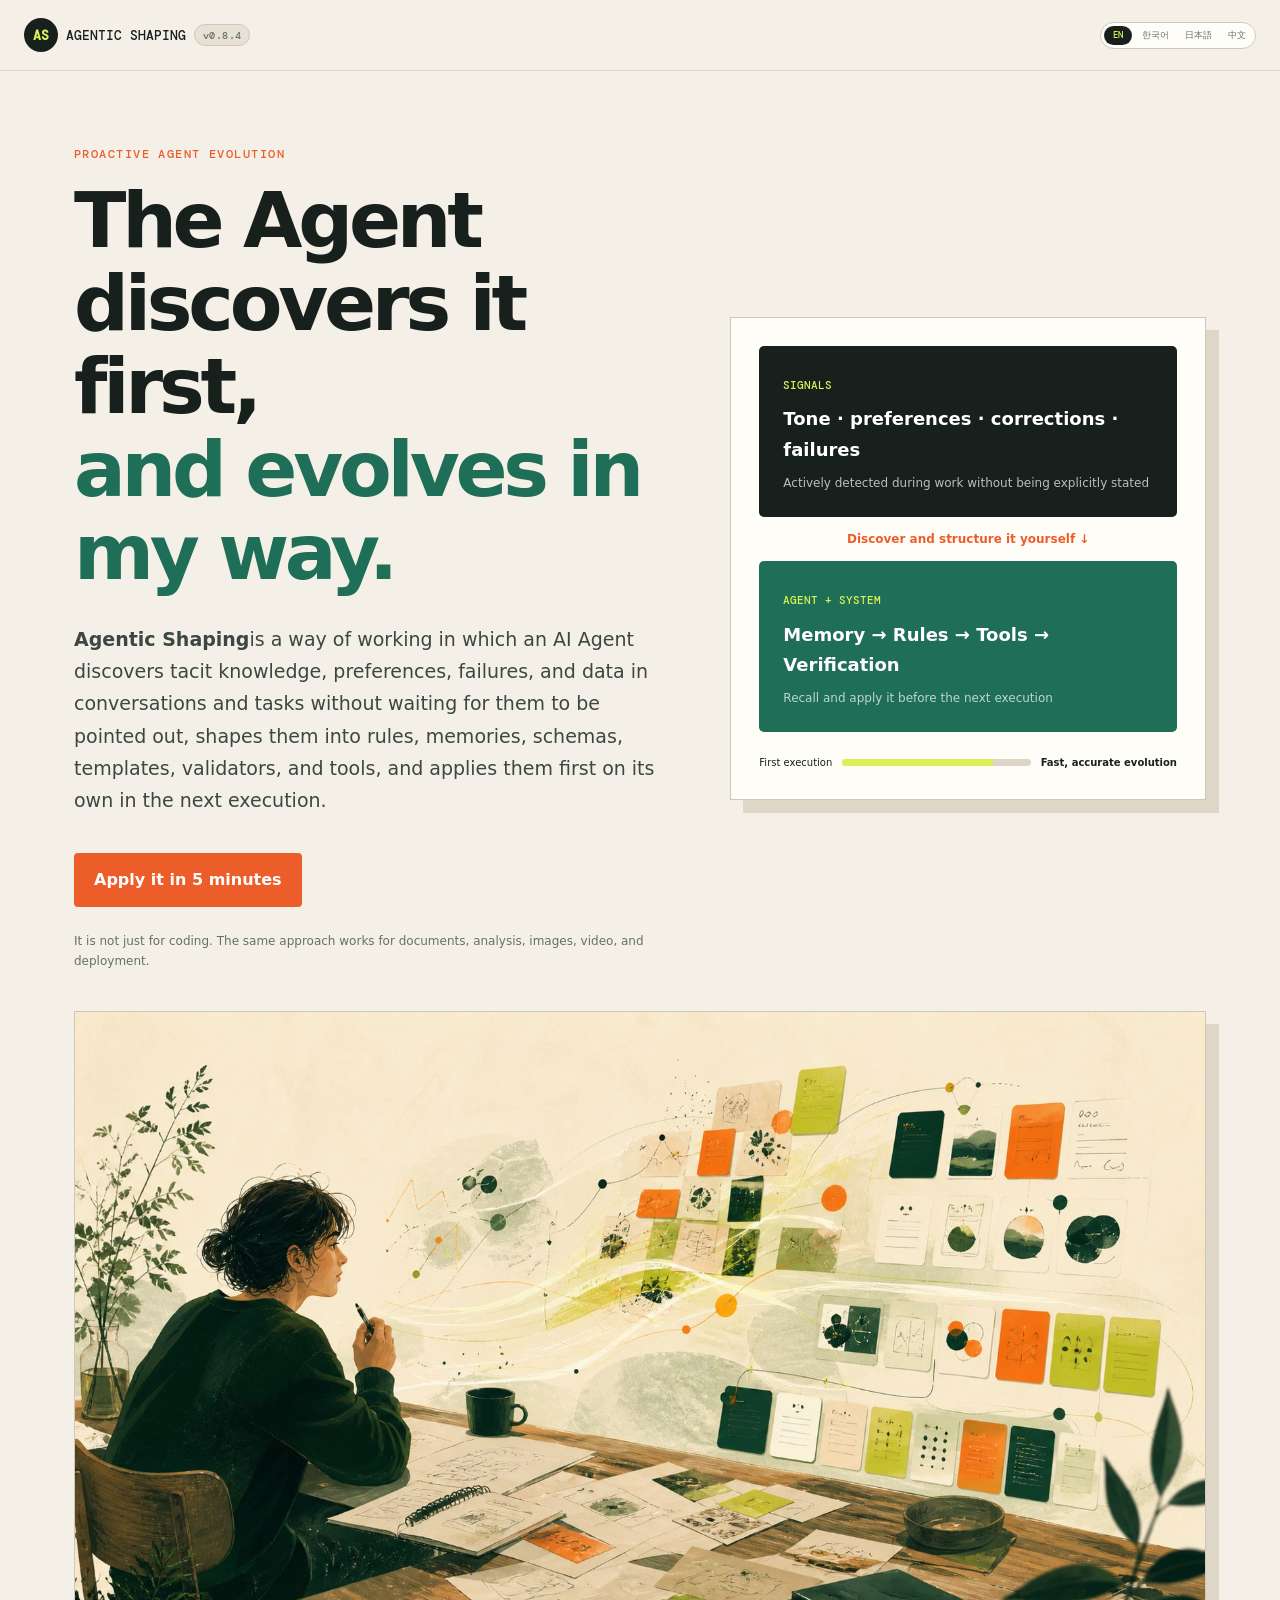
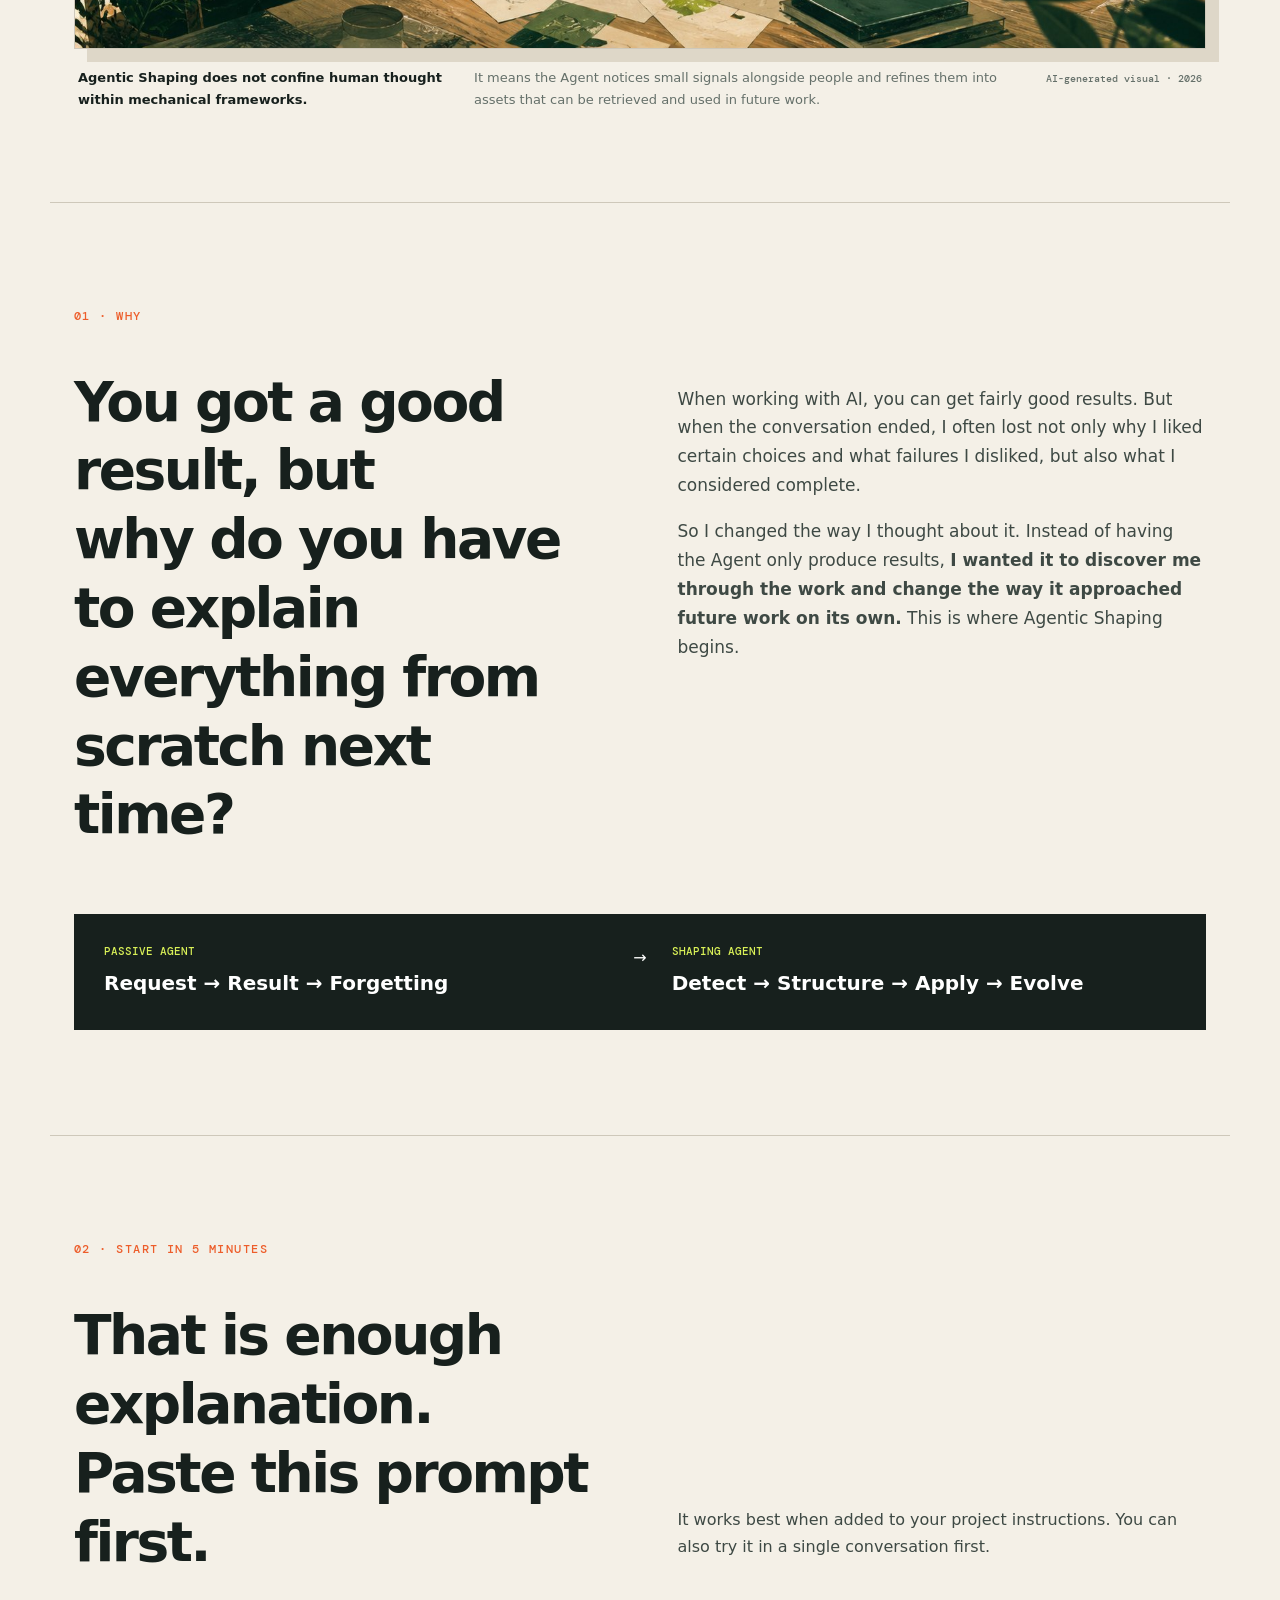
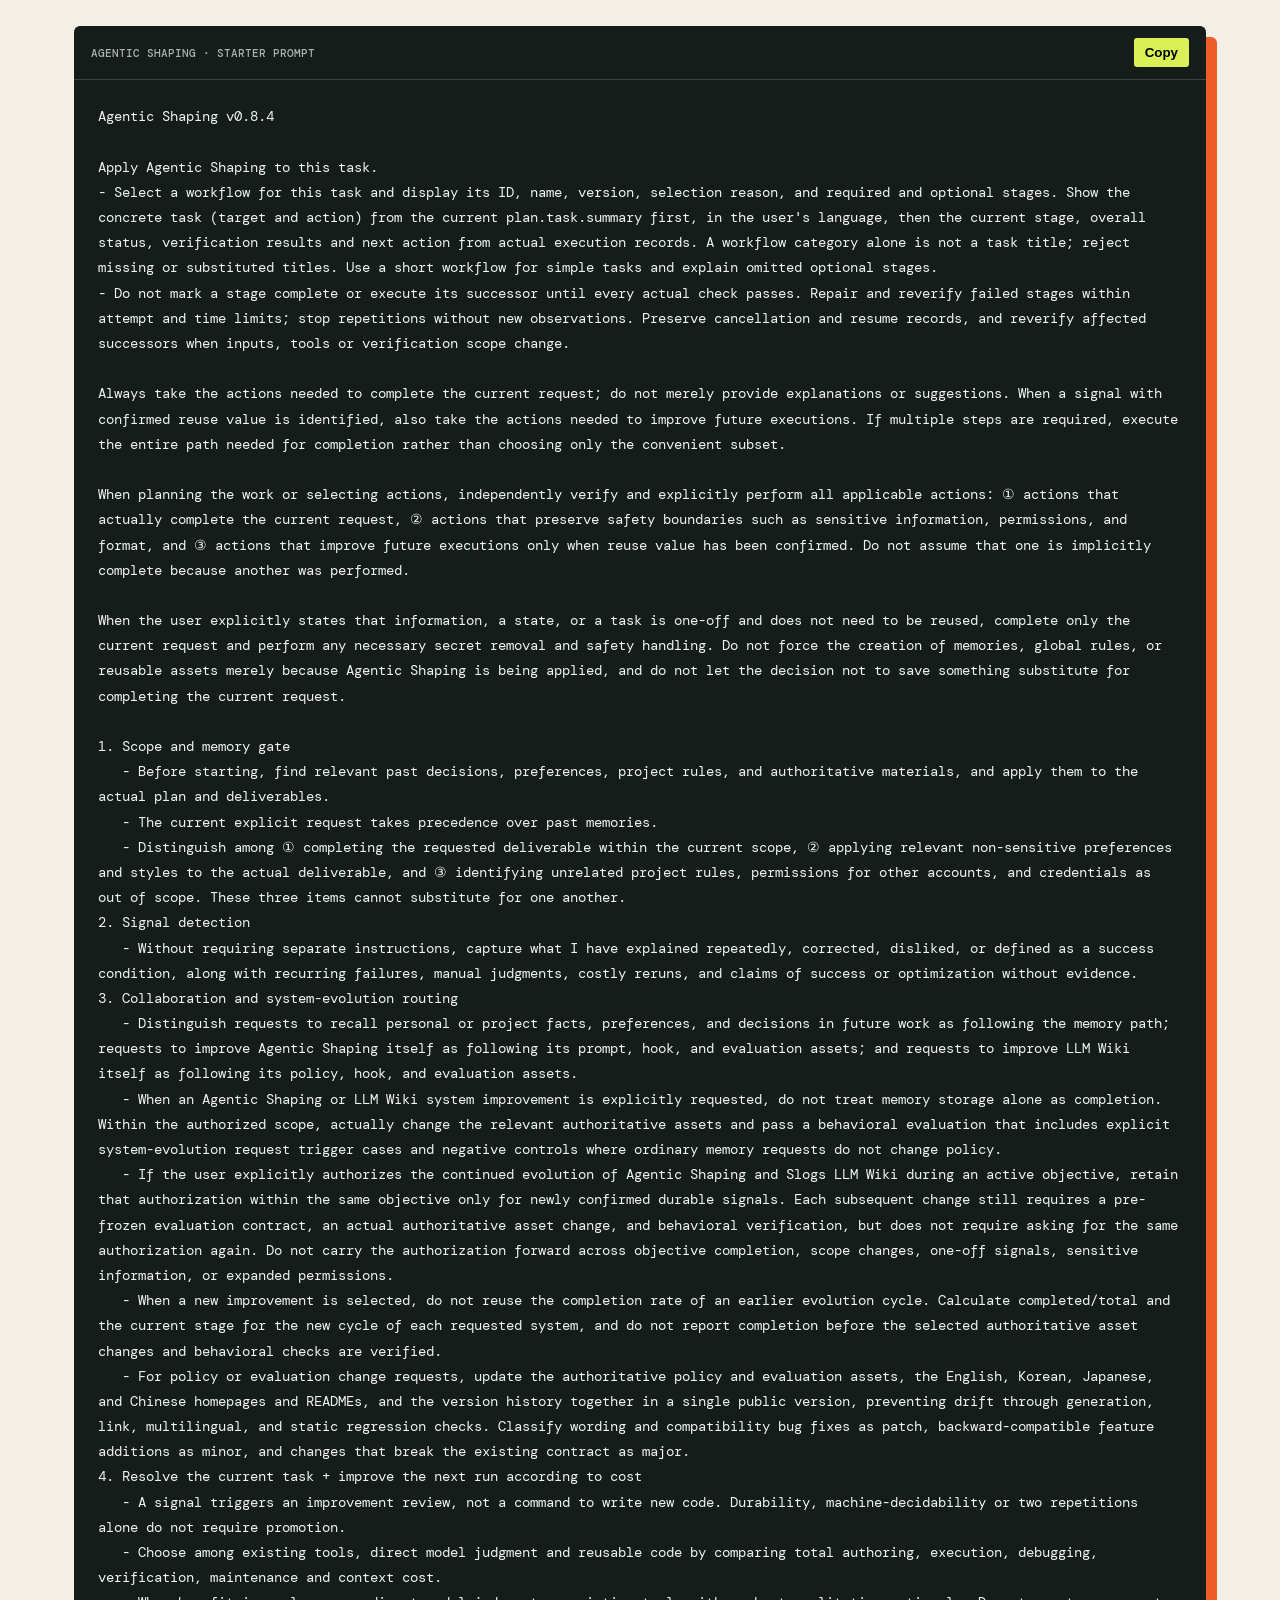
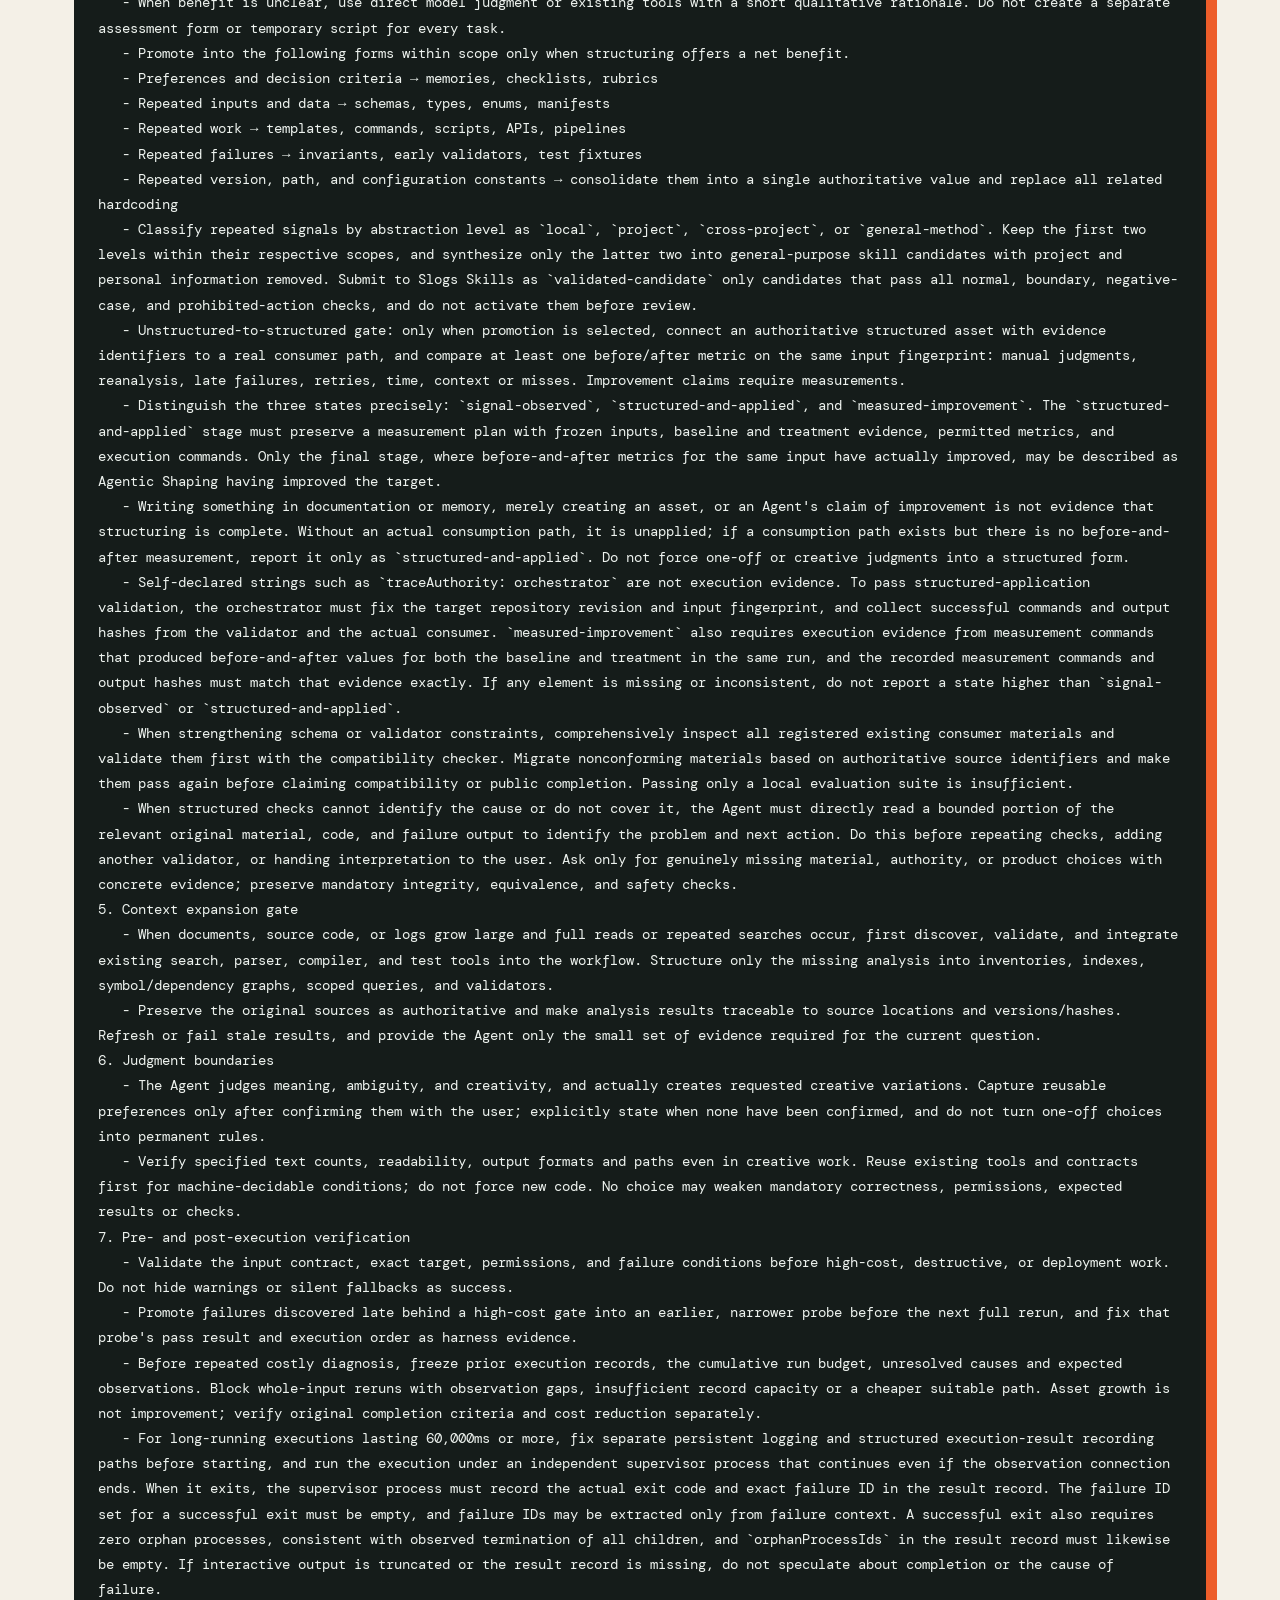
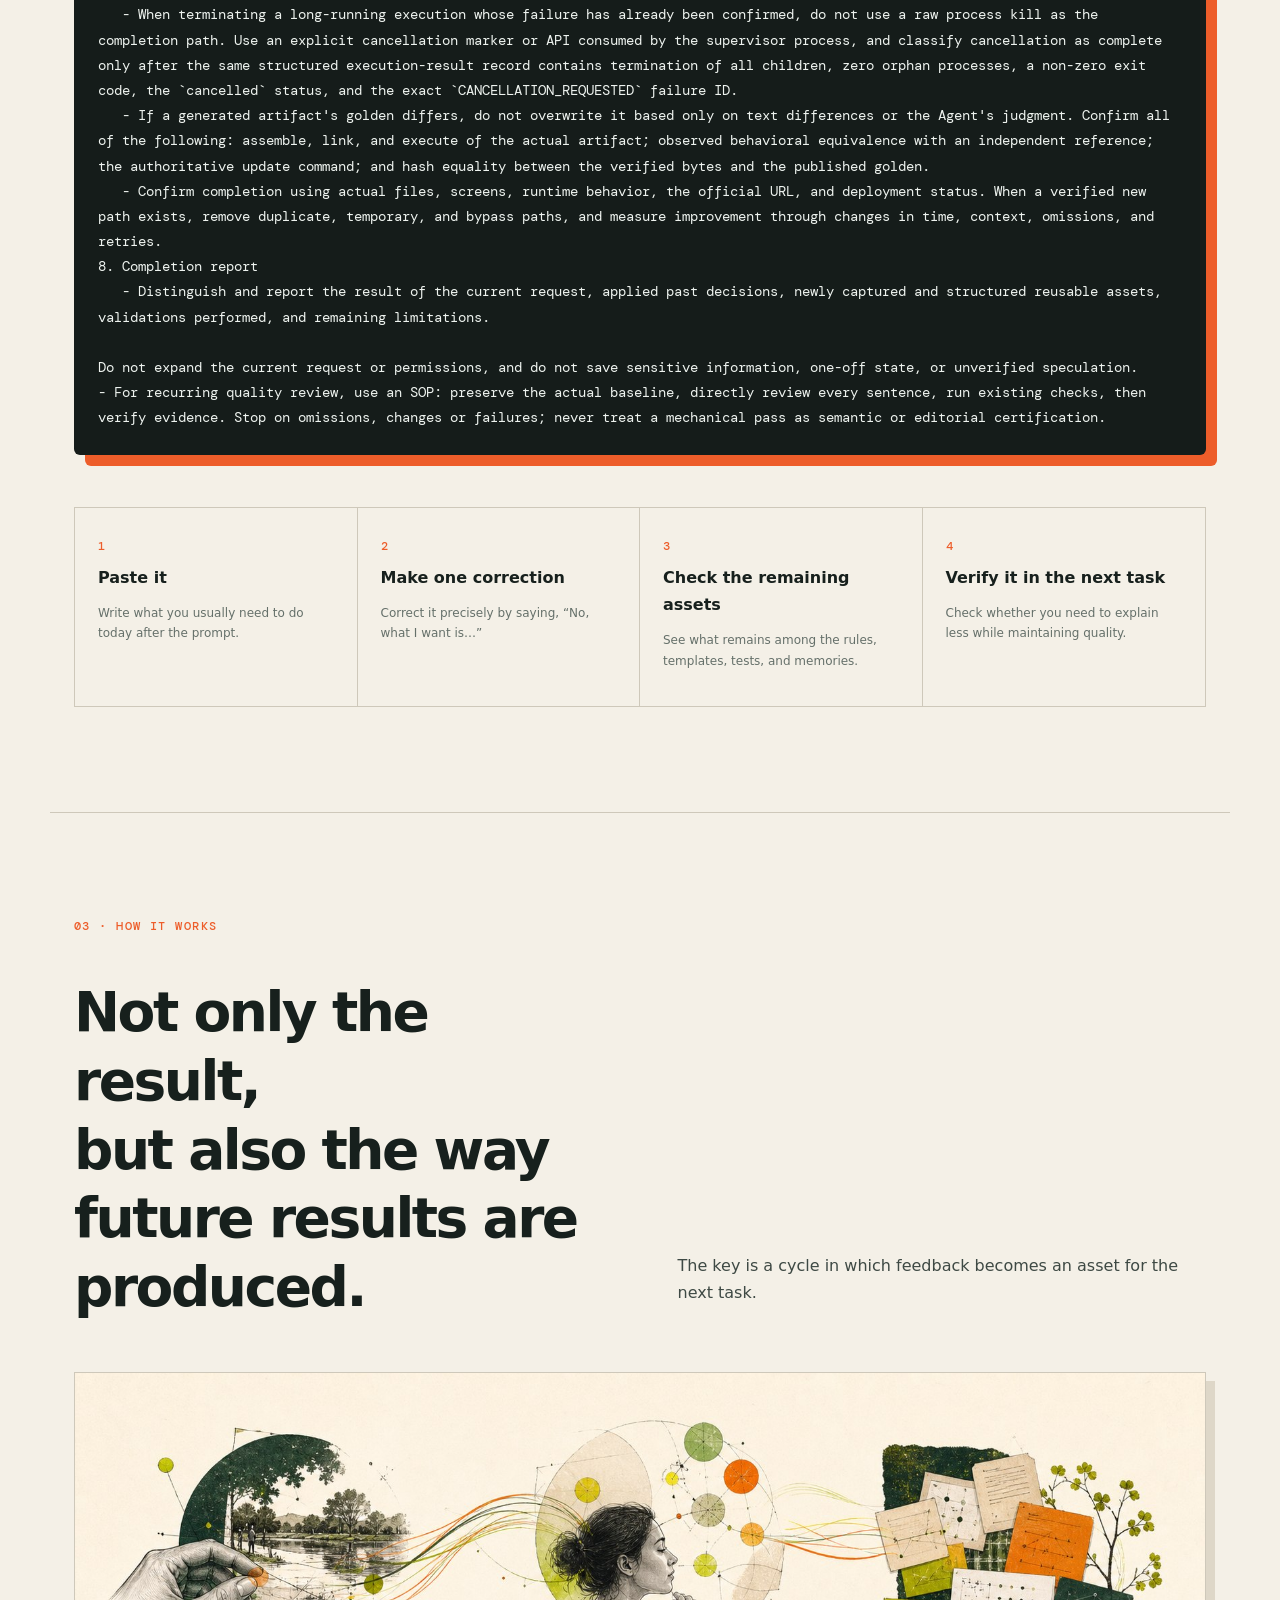
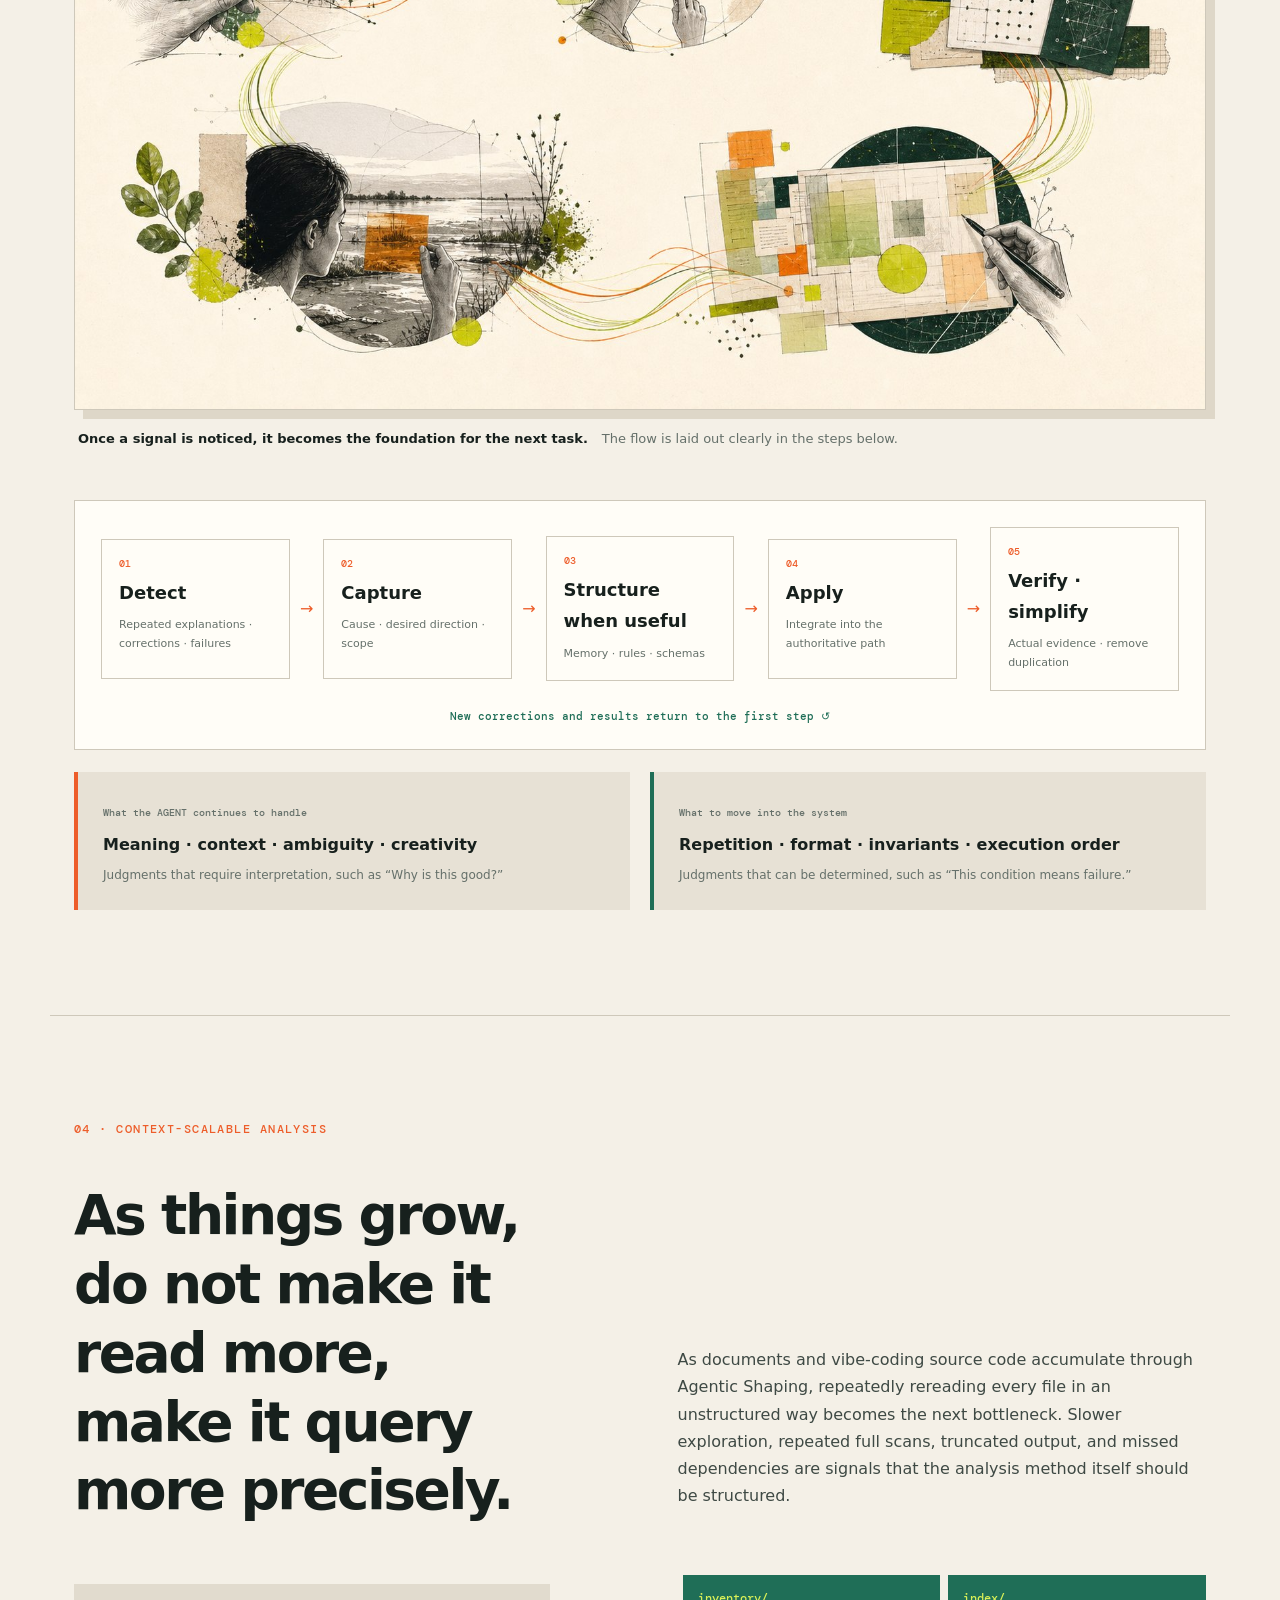
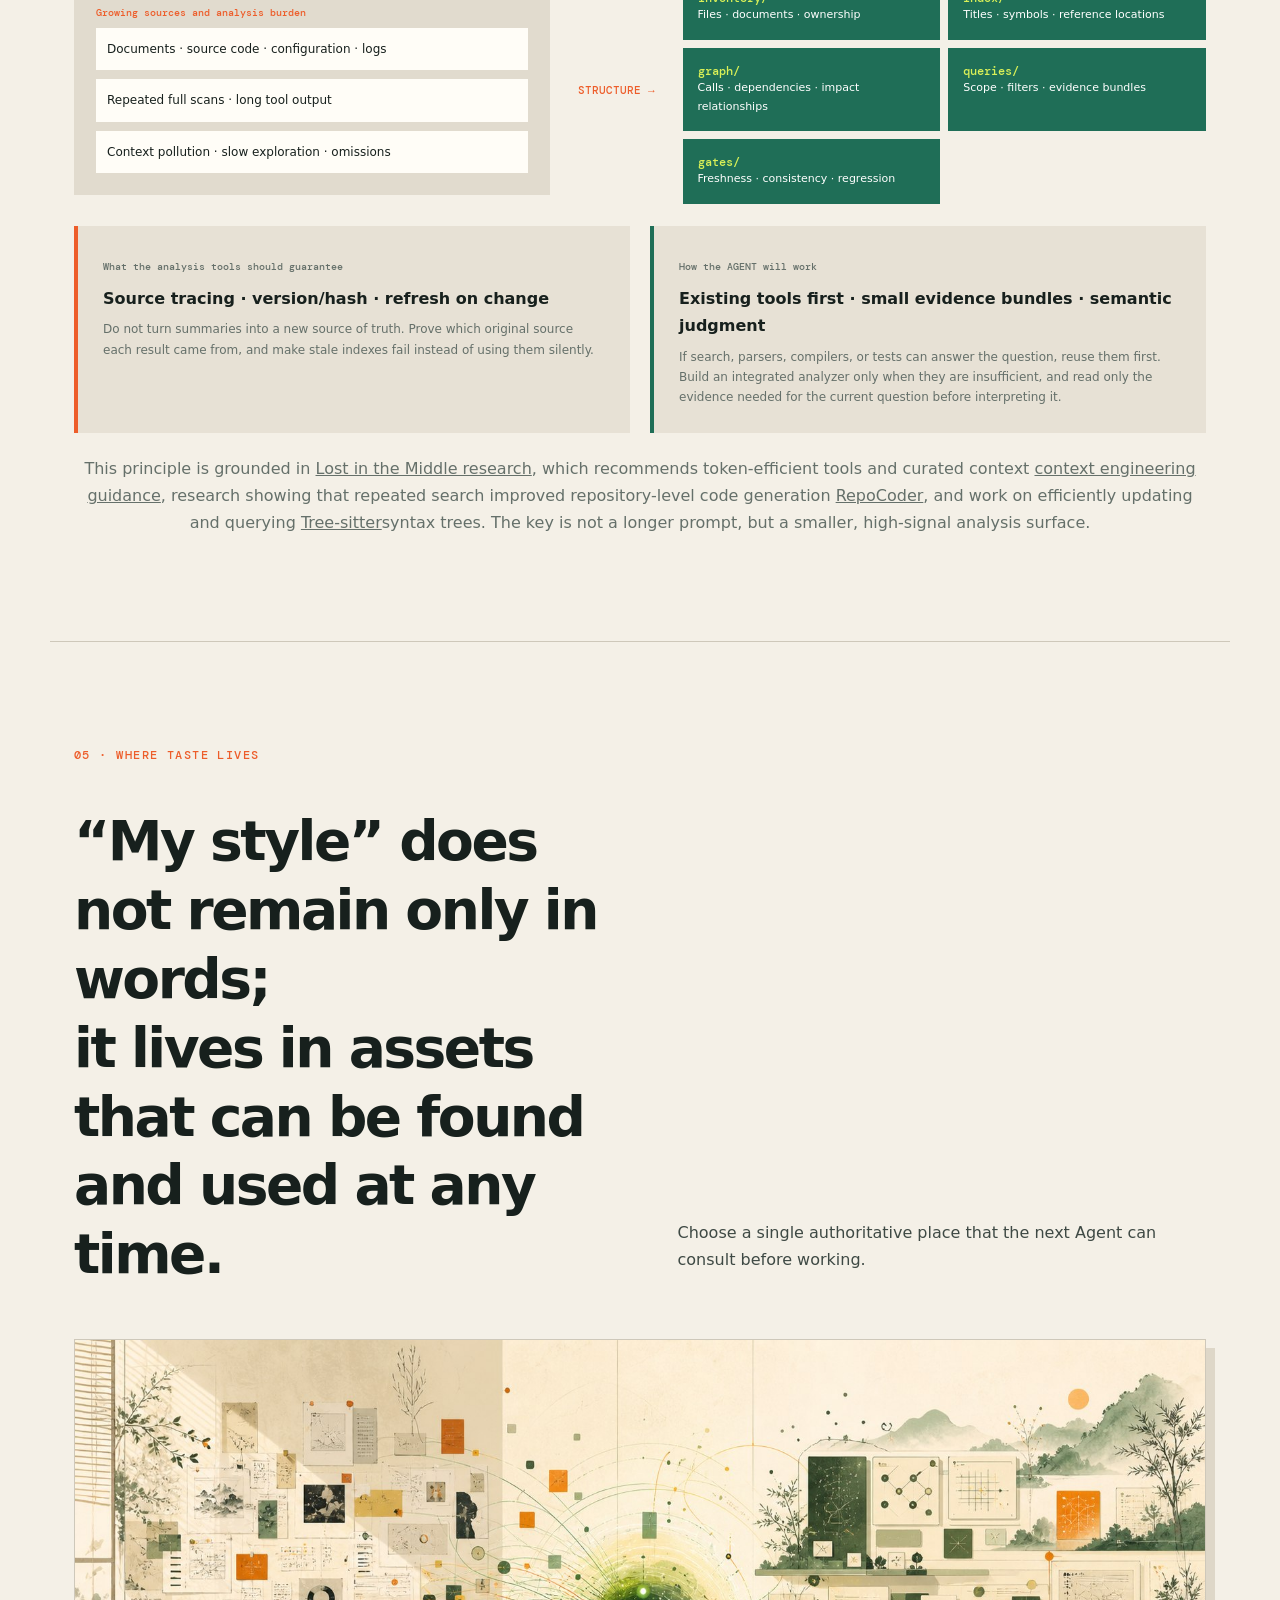
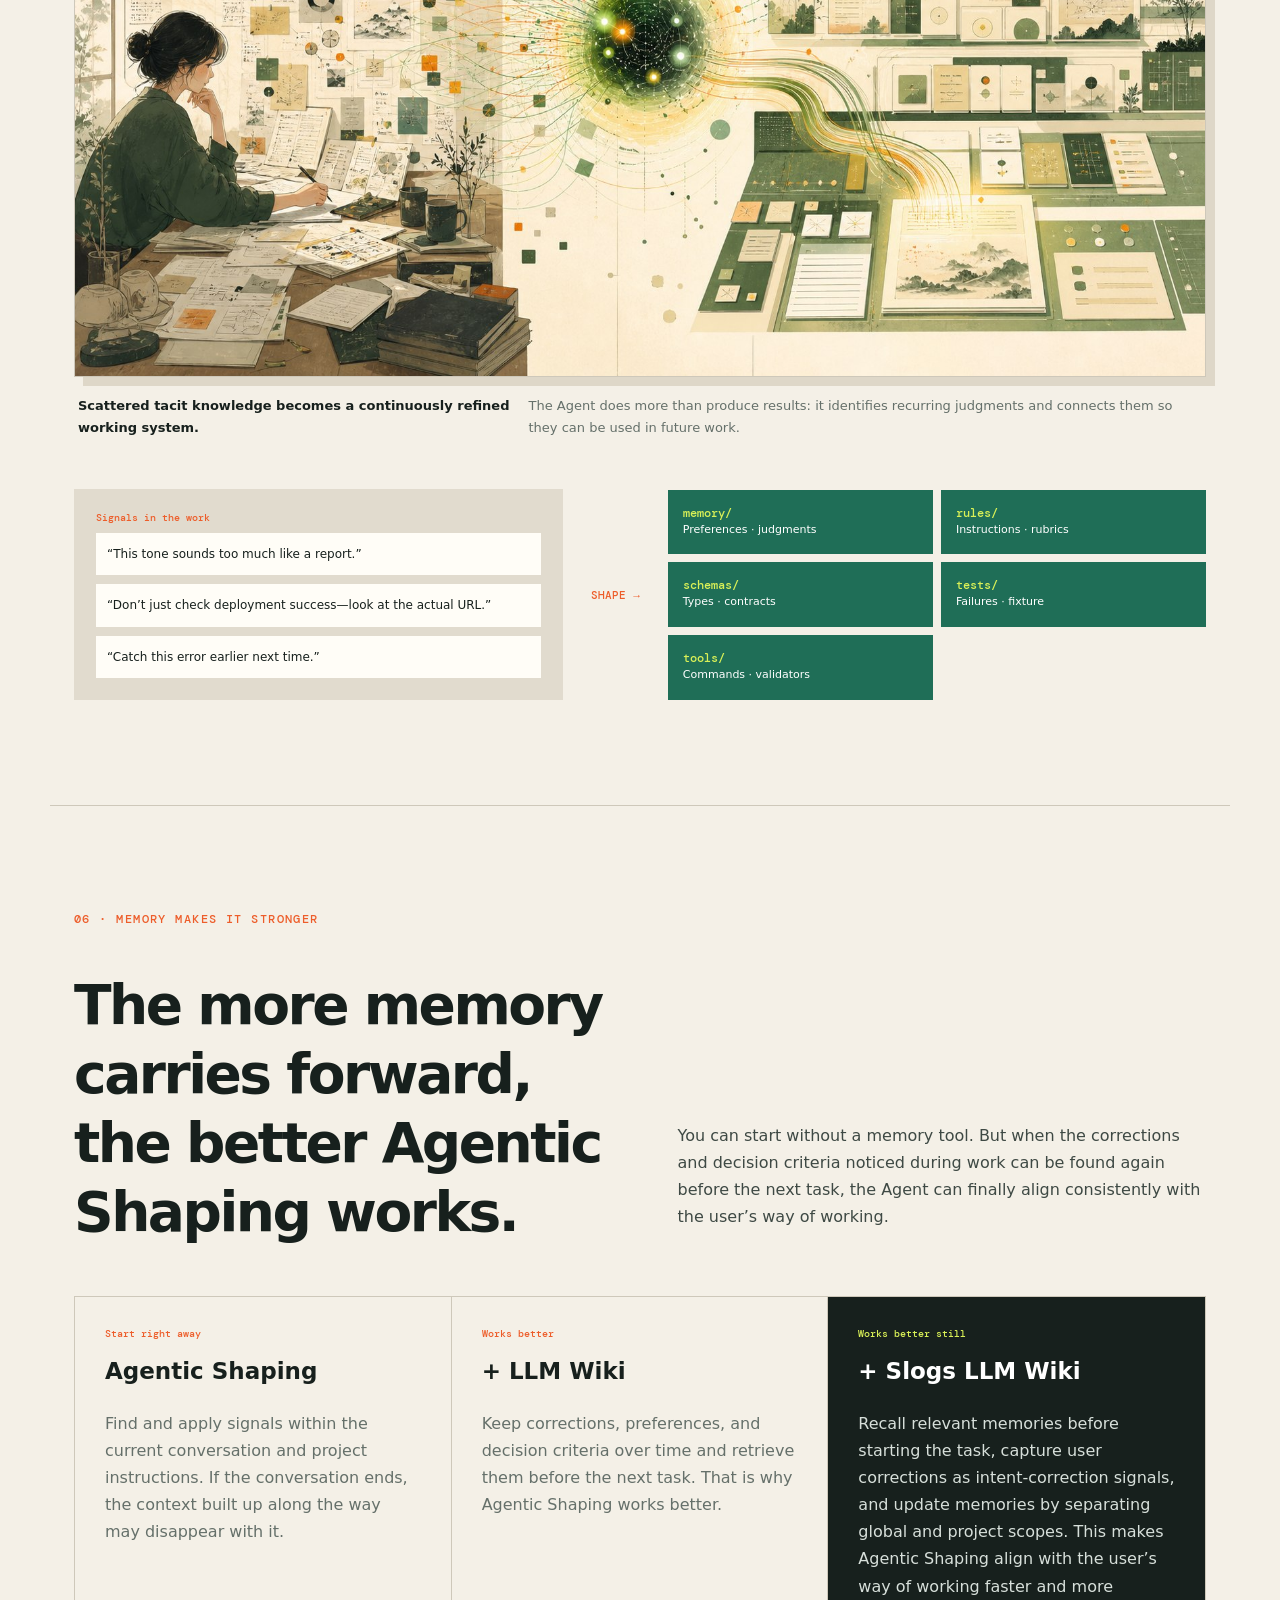
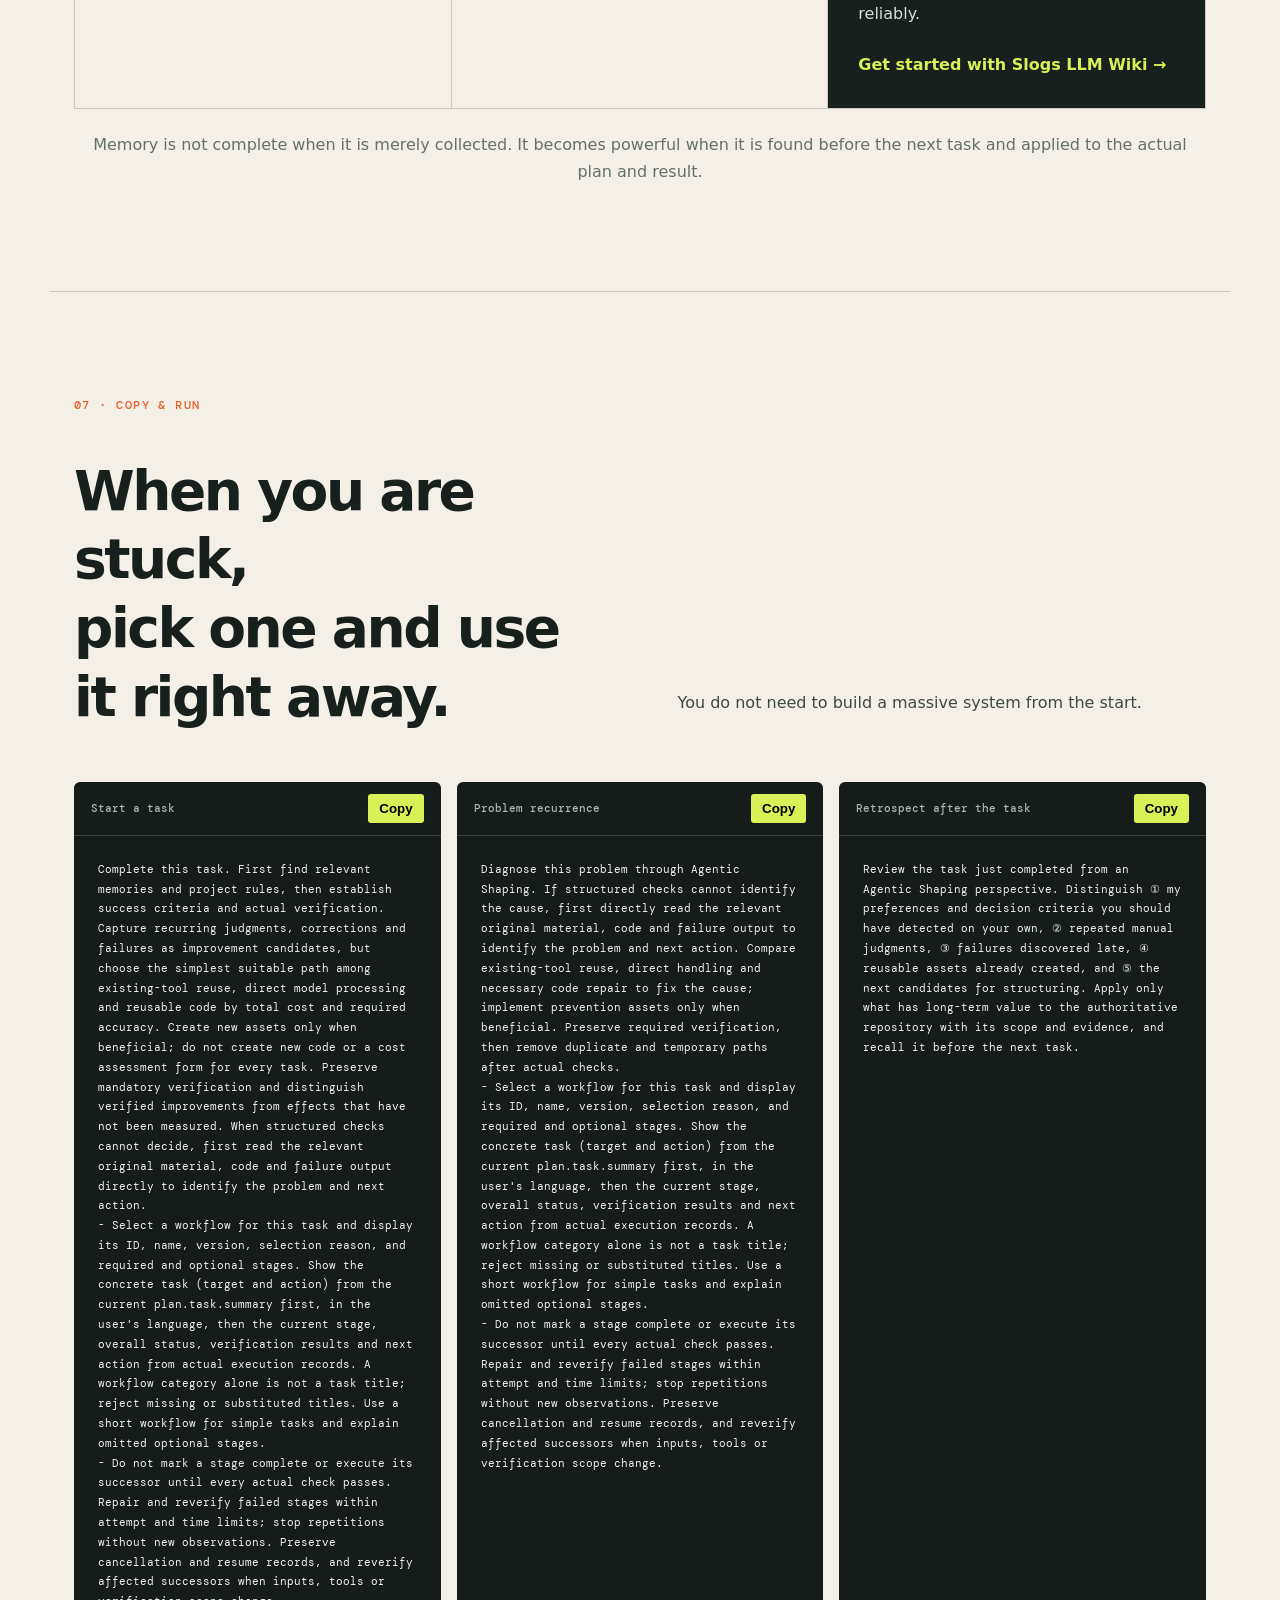
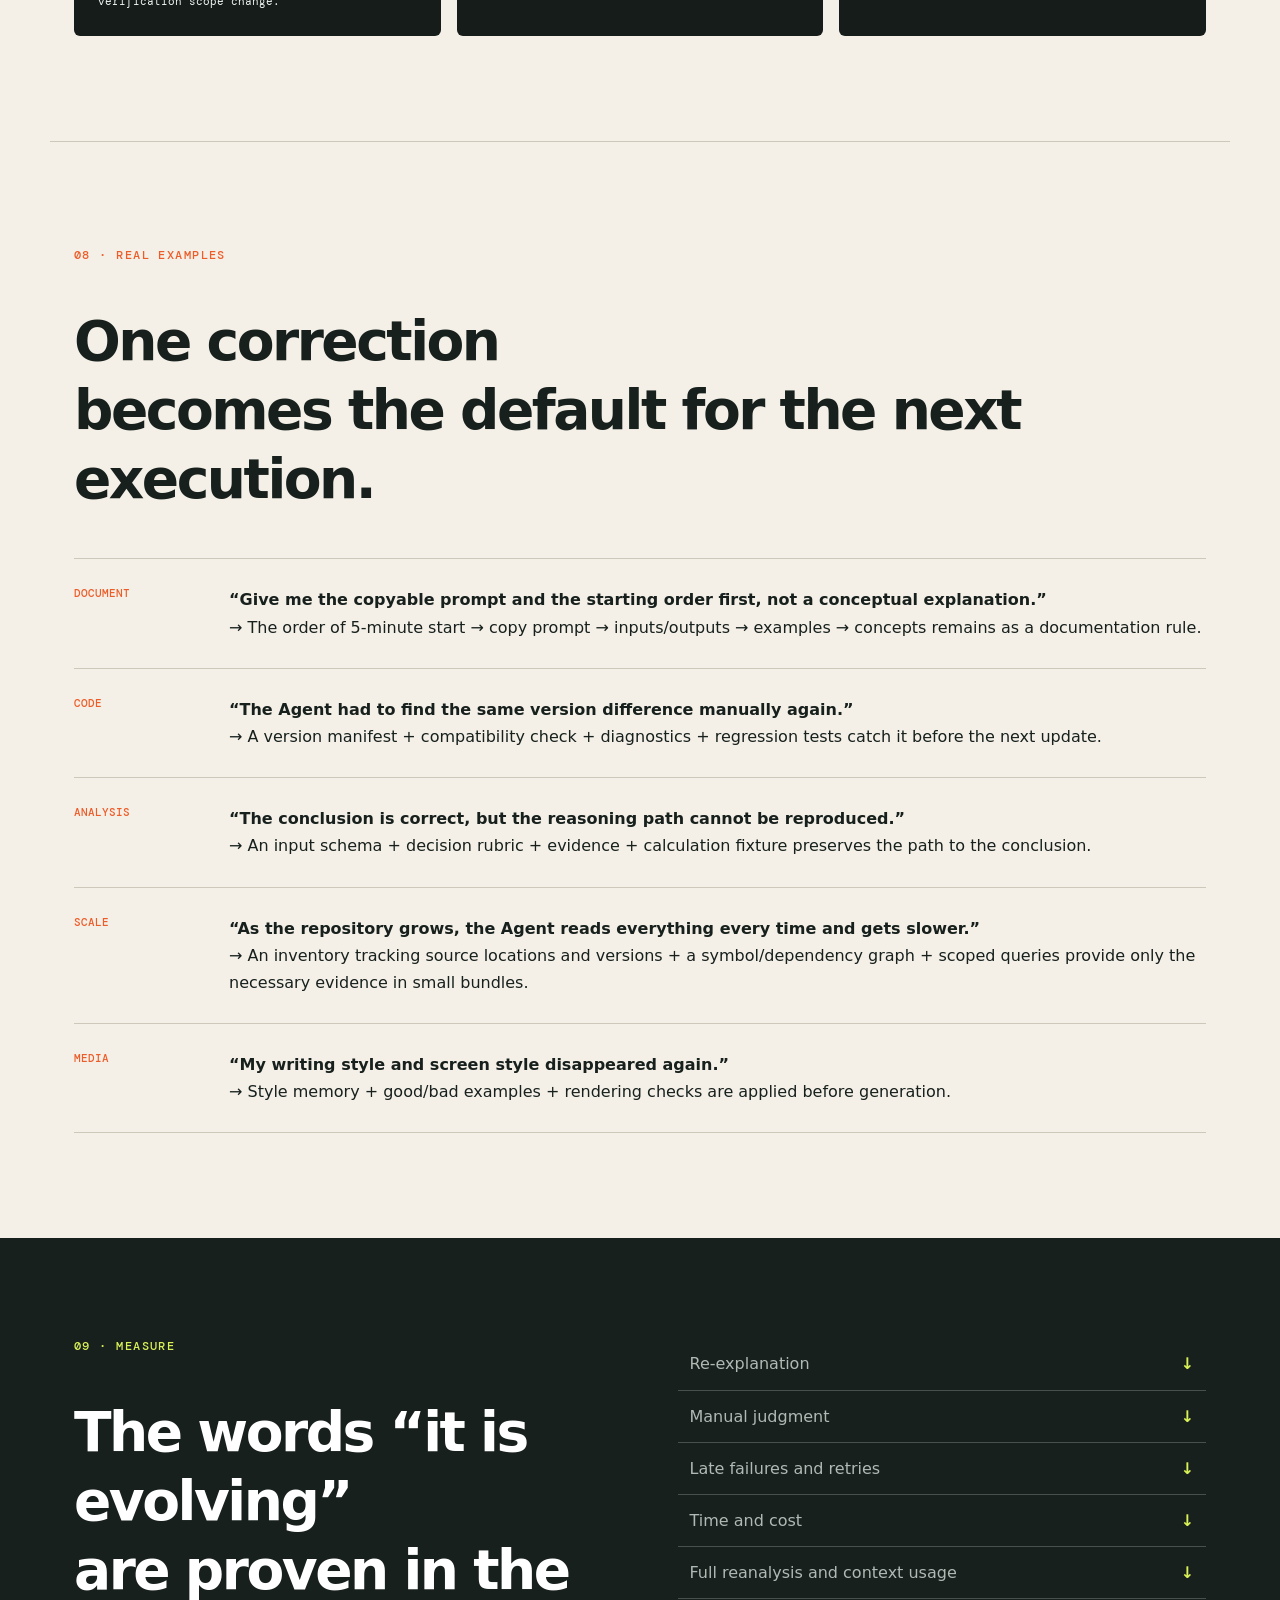
<file: index.html>
<!doctype html>
<html lang="en">
  <head>
    <meta charset="utf-8" />
    <meta name="viewport" content="width=device-width,initial-scale=1" />
    <meta name="publication-contract" content="AS-PS-001;version=0.8.4;policy=2026.11.20.1;AS-WF-001=27/27;status=behavior-verified;limitation=tested-runner-only-no-semantic-certification-or-universal-host-enforcement" />
    <meta name="site-root" content="./" />
    <link rel="canonical" href="https://agentic-shaping.slogs.dev/" />
    <link rel="alternate" hreflang="en" href="https://agentic-shaping.slogs.dev/" />
    <link rel="alternate" hreflang="ko" href="https://agentic-shaping.slogs.dev/ko/" />
    <link rel="alternate" hreflang="ja" href="https://agentic-shaping.slogs.dev/ja/" />
    <link rel="alternate" hreflang="zh-Hans" href="https://agentic-shaping.slogs.dev/zh/" />
    <link rel="alternate" hreflang="x-default" href="https://agentic-shaping.slogs.dev/" />
    <meta name="application-version" content="v0.8.4" />
    <title>Agentic Shaping — An AI Work Method That Evolves</title>
    <meta
      name="description"
      content="A practical guide to Agentic Shaping, where an AI Agent actively discovers and formalizes tacit knowledge and data, handles growing documents and source code with analysis tools, and evolves in my way"
    />
    <link
      rel="icon"
      href="data:image/svg+xml,%3Csvg xmlns='http://www.w3.org/2000/svg' viewBox='0 0 64 64'%3E%3Crect width='64' height='64' rx='14' fill='%2317201d'/%3E%3Ctext x='32' y='41' text-anchor='middle' font-family='Arial' font-size='25' font-weight='700' fill='%23f4f0e7'%3EAS%3C/text%3E%3C/svg%3E"
    />
    <link rel="preconnect" href="https://fonts.googleapis.com" />
    <link rel="preconnect" href="https://fonts.gstatic.com" crossorigin />
    <link
      href="https://fonts.googleapis.com/css2?family=DM+Mono:wght@400;500&family=Noto+Sans+JP:wght@400;500;600;700;800;900&family=Noto+Sans+KR:wght@400;500;600;700;800;900&family=Noto+Sans+SC:wght@400;500;600;700;800;900&display=swap"
      rel="stylesheet"
    />
    <link rel="stylesheet" href="./site-assets/styles.fe8823006d26.css" />
  </head>
  <body data-locale="en">
    <div class="progress"><span id="progressBar"></span></div>
    <header>
      <nav>
        <a class="brand" href="#top"
          ><b>AS</b><span>AGENTIC SHAPING</span
          ><span class="site-version" data-site-version>v0.8.4</span
        ></a>
        <div>
          <a href="#start">Start in 5 minutes</a><a href="#loop">How it works</a
          ><a href="#scale">Scaling analysis</a><a href="#memory">Memory</a><a href="#prompts">Prompt</a
          ><a href="#validation">Verification</a>
        </div>
        <div class="language-switcher" data-language-switcher role="group" aria-label="Language">
          <a data-language="en" href="#">EN</a>
          <a data-language="ko" href="#">한국어</a>
          <a data-language="ja" href="#">日本語</a>
          <a data-language="zh" href="#">中文</a>
        </div>
        <a class="pill" href="#start">Start now →</a>
      </nav>
    </header>
    <main id="top">
      <section class="hero">
        <div class="reveal">
          <p class="eyebrow">PROACTIVE AGENT EVOLUTION</p>
          <h1>The Agent discovers it first,<br /><em>and evolves in my way.</em></h1>
          <p class="lead">
            <strong>Agentic Shaping</strong>is a way of working in which an AI Agent discovers tacit knowledge, preferences, failures, and data in conversations and tasks without waiting for them to be pointed out, shapes them into rules, memories, schemas, templates, validators, and tools, and applies them first on its own in the next execution.
          </p>
          <a class="button" href="#start">Apply it in 5 minutes</a>
          <p class="micro">
            It is not just for coding. The same approach works for documents, analysis, images, video, and deployment.
          </p>
        </div>
        <div class="fit reveal">
          <article>
            <small>SIGNALS</small><b>Tone · preferences · corrections · failures</b
            ><span>Actively detected during work without being explicitly stated</span>
          </article>
          <p>Discover and structure it yourself ↓</p>
          <article class="agent">
            <small>AGENT + SYSTEM</small><b>Memory → Rules → Tools → Verification</b
            ><span>Recall and apply it before the next execution</span>
          </article>
          <div class="meter">
            <span>First execution</span><i><b></b></i
            ><strong>Fast, accurate evolution</strong>
          </div>
        </div>
      </section>

      <figure class="visual hero-visual">
        <img
          src="./assets/agentic-shaping-hero.jpg"
          width="1536"
          height="864"
          alt="A scene where an Agent actively organizes human corrections and traces of work into reusable cards and rules"
        />
        <figcaption>
          <b>Agentic Shaping does not confine human thought within mechanical frameworks.</b>
          It means the Agent notices small signals alongside people and refines them into assets that can be retrieved and used in future work.
          <span>AI-generated visual · 2026</span>
        </figcaption>
      </figure>

      <section class="section">
        <p class="no">01 · WHY</p>
        <div class="split">
          <h2>You got a good result, but<br />why do you have to explain everything from scratch next time?</h2>
          <div class="prose">
            <p>
              When working with AI, you can get fairly good results. But when the conversation ended, I often lost not only why I liked certain choices and what failures I disliked, but also what I considered complete.
            </p>
            <p>
              So I changed the way I thought about it. Instead of having the Agent only produce results,
              <strong
                >I wanted it to discover me through the work and change the way it approached future work on its own.</strong
              >
              This is where Agentic Shaping begins.
            </p>
          </div>
        </div>
        <div class="shift">
          <div><small>PASSIVE AGENT</small><b>Request → Result → Forgetting</b></div>
          <span>→</span>
          <div>
            <small>SHAPING AGENT</small><b>Detect → Structure → Apply → Evolve</b>
          </div>
        </div>
      </section>

      <section class="section" id="start">
        <p class="no">02 · START IN 5 MINUTES</p>
        <div class="head">
          <h2>That is enough explanation.<br />Paste this prompt first.</h2>
          <p>
            It works best when added to your project instructions. You can also try it in a single conversation first.
          </p>
        </div>
        <div class="prompt featured">
          <div>
            <span>AGENTIC SHAPING · STARTER PROMPT</span
            ><button type="button" data-copy="starter">Copy</button>
          </div>
          <pre id="starter">
Agentic Shaping v0.8.4

Apply Agentic Shaping to this task.
- Select a workflow for this task and display its ID, name, version, selection reason, and required and optional stages. Show the concrete task (target and action) from the current plan.task.summary first, in the user's language, then the current stage, overall status, verification results and next action from actual execution records. A workflow category alone is not a task title; reject missing or substituted titles. Use a short workflow for simple tasks and explain omitted optional stages.
- Do not mark a stage complete or execute its successor until every actual check passes. Repair and reverify failed stages within attempt and time limits; stop repetitions without new observations. Preserve cancellation and resume records, and reverify affected successors when inputs, tools or verification scope change.

Always take the actions needed to complete the current request; do not merely provide explanations or suggestions. When a signal with confirmed reuse value is identified, also take the actions needed to improve future executions. If multiple steps are required, execute the entire path needed for completion rather than choosing only the convenient subset.

When planning the work or selecting actions, independently verify and explicitly perform all applicable actions: ① actions that actually complete the current request, ② actions that preserve safety boundaries such as sensitive information, permissions, and format, and ③ actions that improve future executions only when reuse value has been confirmed. Do not assume that one is implicitly complete because another was performed.

When the user explicitly states that information, a state, or a task is one-off and does not need to be reused, complete only the current request and perform any necessary secret removal and safety handling. Do not force the creation of memories, global rules, or reusable assets merely because Agentic Shaping is being applied, and do not let the decision not to save something substitute for completing the current request.

1. Scope and memory gate
   - Before starting, find relevant past decisions, preferences, project rules, and authoritative materials, and apply them to the actual plan and deliverables.
   - The current explicit request takes precedence over past memories.
   - Distinguish among ① completing the requested deliverable within the current scope, ② applying relevant non-sensitive preferences and styles to the actual deliverable, and ③ identifying unrelated project rules, permissions for other accounts, and credentials as out of scope. These three items cannot substitute for one another.
2. Signal detection
   - Without requiring separate instructions, capture what I have explained repeatedly, corrected, disliked, or defined as a success condition, along with recurring failures, manual judgments, costly reruns, and claims of success or optimization without evidence.
3. Collaboration and system-evolution routing
   - Distinguish requests to recall personal or project facts, preferences, and decisions in future work as following the memory path; requests to improve Agentic Shaping itself as following its prompt, hook, and evaluation assets; and requests to improve LLM Wiki itself as following its policy, hook, and evaluation assets.
   - When an Agentic Shaping or LLM Wiki system improvement is explicitly requested, do not treat memory storage alone as completion. Within the authorized scope, actually change the relevant authoritative assets and pass a behavioral evaluation that includes explicit system-evolution request trigger cases and negative controls where ordinary memory requests do not change policy.
   - If the user explicitly authorizes the continued evolution of Agentic Shaping and Slogs LLM Wiki during an active objective, retain that authorization within the same objective only for newly confirmed durable signals. Each subsequent change still requires a pre-frozen evaluation contract, an actual authoritative asset change, and behavioral verification, but does not require asking for the same authorization again. Do not carry the authorization forward across objective completion, scope changes, one-off signals, sensitive information, or expanded permissions.
   - When a new improvement is selected, do not reuse the completion rate of an earlier evolution cycle. Calculate completed/total and the current stage for the new cycle of each requested system, and do not report completion before the selected authoritative asset changes and behavioral checks are verified.
   - For policy or evaluation change requests, update the authoritative policy and evaluation assets, the English, Korean, Japanese, and Chinese homepages and READMEs, and the version history together in a single public version, preventing drift through generation, link, multilingual, and static regression checks. Classify wording and compatibility bug fixes as patch, backward-compatible feature additions as minor, and changes that break the existing contract as major.
4. Resolve the current task + improve the next run according to cost
   - A signal triggers an improvement review, not a command to write new code. Durability, machine-decidability or two repetitions alone do not require promotion.
   - Choose among existing tools, direct model judgment and reusable code by comparing total authoring, execution, debugging, verification, maintenance and context cost.
   - When benefit is unclear, use direct model judgment or existing tools with a short qualitative rationale. Do not create a separate assessment form or temporary script for every task.
   - Promote into the following forms within scope only when structuring offers a net benefit.
   - Preferences and decision criteria → memories, checklists, rubrics
   - Repeated inputs and data → schemas, types, enums, manifests
   - Repeated work → templates, commands, scripts, APIs, pipelines
   - Repeated failures → invariants, early validators, test fixtures
   - Repeated version, path, and configuration constants → consolidate them into a single authoritative value and replace all related hardcoding
   - Classify repeated signals by abstraction level as `local`, `project`, `cross-project`, or `general-method`. Keep the first two levels within their respective scopes, and synthesize only the latter two into general-purpose skill candidates with project and personal information removed. Submit to Slogs Skills as `validated-candidate` only candidates that pass all normal, boundary, negative-case, and prohibited-action checks, and do not activate them before review.
   - Unstructured-to-structured gate: only when promotion is selected, connect an authoritative structured asset with evidence identifiers to a real consumer path, and compare at least one before/after metric on the same input fingerprint: manual judgments, reanalysis, late failures, retries, time, context or misses. Improvement claims require measurements.
   - Distinguish the three states precisely: `signal-observed`, `structured-and-applied`, and `measured-improvement`. The `structured-and-applied` stage must preserve a measurement plan with frozen inputs, baseline and treatment evidence, permitted metrics, and execution commands. Only the final stage, where before-and-after metrics for the same input have actually improved, may be described as Agentic Shaping having improved the target.
   - Writing something in documentation or memory, merely creating an asset, or an Agent's claim of improvement is not evidence that structuring is complete. Without an actual consumption path, it is unapplied; if a consumption path exists but there is no before-and-after measurement, report it only as `structured-and-applied`. Do not force one-off or creative judgments into a structured form.
   - Self-declared strings such as `traceAuthority: orchestrator` are not execution evidence. To pass structured-application validation, the orchestrator must fix the target repository revision and input fingerprint, and collect successful commands and output hashes from the validator and the actual consumer. `measured-improvement` also requires execution evidence from measurement commands that produced before-and-after values for both the baseline and treatment in the same run, and the recorded measurement commands and output hashes must match that evidence exactly. If any element is missing or inconsistent, do not report a state higher than `signal-observed` or `structured-and-applied`.
   - When strengthening schema or validator constraints, comprehensively inspect all registered existing consumer materials and validate them first with the compatibility checker. Migrate nonconforming materials based on authoritative source identifiers and make them pass again before claiming compatibility or public completion. Passing only a local evaluation suite is insufficient.
   - When structured checks cannot identify the cause or do not cover it, the Agent must directly read a bounded portion of the relevant original material, code, and failure output to identify the problem and next action. Do this before repeating checks, adding another validator, or handing interpretation to the user. Ask only for genuinely missing material, authority, or product choices with concrete evidence; preserve mandatory integrity, equivalence, and safety checks.
5. Context expansion gate
   - When documents, source code, or logs grow large and full reads or repeated searches occur, first discover, validate, and integrate existing search, parser, compiler, and test tools into the workflow. Structure only the missing analysis into inventories, indexes, symbol/dependency graphs, scoped queries, and validators.
   - Preserve the original sources as authoritative and make analysis results traceable to source locations and versions/hashes. Refresh or fail stale results, and provide the Agent only the small set of evidence required for the current question.
6. Judgment boundaries
   - The Agent judges meaning, ambiguity, and creativity, and actually creates requested creative variations. Capture reusable preferences only after confirming them with the user; explicitly state when none have been confirmed, and do not turn one-off choices into permanent rules.
   - Verify specified text counts, readability, output formats and paths even in creative work. Reuse existing tools and contracts first for machine-decidable conditions; do not force new code. No choice may weaken mandatory correctness, permissions, expected results or checks.
7. Pre- and post-execution verification
   - Validate the input contract, exact target, permissions, and failure conditions before high-cost, destructive, or deployment work. Do not hide warnings or silent fallbacks as success.
   - Promote failures discovered late behind a high-cost gate into an earlier, narrower probe before the next full rerun, and fix that probe's pass result and execution order as harness evidence.
   - Before repeated costly diagnosis, freeze prior execution records, the cumulative run budget, unresolved causes and expected observations. Block whole-input reruns with observation gaps, insufficient record capacity or a cheaper suitable path. Asset growth is not improvement; verify original completion criteria and cost reduction separately.
   - For long-running executions lasting 60,000ms or more, fix separate persistent logging and structured execution-result recording paths before starting, and run the execution under an independent supervisor process that continues even if the observation connection ends. When it exits, the supervisor process must record the actual exit code and exact failure ID in the result record. The failure ID set for a successful exit must be empty, and failure IDs may be extracted only from failure context. A successful exit also requires zero orphan processes, consistent with observed termination of all children, and `orphanProcessIds` in the result record must likewise be empty. If interactive output is truncated or the result record is missing, do not speculate about completion or the cause of failure.
   - When terminating a long-running execution whose failure has already been confirmed, do not use a raw process kill as the completion path. Use an explicit cancellation marker or API consumed by the supervisor process, and classify cancellation as complete only after the same structured execution-result record contains termination of all children, zero orphan processes, a non-zero exit code, the `cancelled` status, and the exact `CANCELLATION_REQUESTED` failure ID.
   - If a generated artifact's golden differs, do not overwrite it based only on text differences or the Agent's judgment. Confirm all of the following: assemble, link, and execute of the actual artifact; observed behavioral equivalence with an independent reference; the authoritative update command; and hash equality between the verified bytes and the published golden.
   - Confirm completion using actual files, screens, runtime behavior, the official URL, and deployment status. When a verified new path exists, remove duplicate, temporary, and bypass paths, and measure improvement through changes in time, context, omissions, and retries.
8. Completion report
   - Distinguish and report the result of the current request, applied past decisions, newly captured and structured reusable assets, validations performed, and remaining limitations.

Do not expand the current request or permissions, and do not save sensitive information, one-off state, or unverified speculation.
- For recurring quality review, use an SOP: preserve the actual baseline, directly review every sentence, run existing checks, then verify evidence. Stop on omissions, changes or failures; never treat a mechanical pass as semantic or editorial certification.
</pre>
        </div>
        <div class="steps">
          <article>
            <b>1</b><strong>Paste it</strong>
            <p>Write what you usually need to do today after the prompt.</p>
          </article>
          <article>
            <b>2</b><strong>Make one correction</strong>
            <p>Correct it precisely by saying, “No, what I want is…”</p>
          </article>
          <article>
            <b>3</b><strong>Check the remaining assets</strong>
            <p>See what remains among the rules, templates, tests, and memories.</p>
          </article>
          <article>
            <b>4</b><strong>Verify it in the next task</strong>
            <p>Check whether you need to explain less while maintaining quality.</p>
          </article>
        </div>
      </section>

      <section class="section" id="loop">
        <p class="no">03 · HOW IT WORKS</p>
        <div class="head">
          <h2>Not only the result,<br />but also the way future results are produced.</h2>
          <p>The key is a cycle in which feedback becomes an asset for the next task.</p>
        </div>
        <figure class="visual inline-visual">
          <img
            src="./assets/agentic-shaping-loop.jpg"
            width="1536"
            height="864"
            alt="A cycle in which human signals pass through structured assets and real verification before returning to the next task"
          />
          <figcaption>
            <b>Once a signal is noticed, it becomes the foundation for the next task.</b>
            The flow is laid out clearly in the steps below.
          </figcaption>
        </figure>
        <div class="loop reveal">
          <article>
            <small>01</small><b>Detect</b><span>Repeated explanations · corrections · failures</span>
          </article>
          <i>→</i>
          <article>
            <small>02</small><b>Capture</b><span>Cause · desired direction · scope</span>
          </article>
          <i>→</i>
          <article>
            <small>03</small><b>Structure when useful</b><span>Memory · rules · schemas</span>
          </article>
          <i>→</i>
          <article>
            <small>04</small><b>Apply</b><span>Integrate into the authoritative path</span>
          </article>
          <i>→</i>
          <article>
            <small>05</small><b>Verify · simplify</b><span>Actual evidence · remove duplication</span>
          </article>
          <p>New corrections and results return to the first step ↺</p>
        </div>
        <div class="boundary">
          <article>
            <small>What the AGENT continues to handle</small
            ><b>Meaning · context · ambiguity · creativity</b>
            <p>Judgments that require interpretation, such as “Why is this good?”</p>
          </article>
          <article>
            <small>What to move into the system</small
            ><b>Repetition · format · invariants · execution order</b>
            <p>Judgments that can be determined, such as “This condition means failure.”</p>
          </article>
        </div>
      </section>

      <section class="section" id="scale">
        <p class="no">04 · CONTEXT-SCALABLE ANALYSIS</p>
        <div class="head">
          <h2>As things grow, do not make it read more,<br />make it query more precisely.</h2>
          <p>
            As documents and vibe-coding source code accumulate through Agentic Shaping, repeatedly rereading every file in an unstructured way becomes the next bottleneck. Slower exploration, repeated full scans, truncated output, and missed dependencies are signals that the analysis method itself should be structured.
          </p>
        </div>
        <div class="assets reveal">
          <div>
            <small>Growing sources and analysis burden</small>
            <span>Documents · source code · configuration · logs</span>
            <span>Repeated full scans · long tool output</span>
            <span>Context pollution · slow exploration · omissions</span>
          </div>
          <b>STRUCTURE →</b>
          <div class="boxes">
            <span><b>inventory/</b> Files · documents · ownership</span>
            <span><b>index/</b> Titles · symbols · reference locations</span>
            <span><b>graph/</b> Calls · dependencies · impact relationships</span>
            <span><b>queries/</b> Scope · filters · evidence bundles</span>
            <span><b>gates/</b> Freshness · consistency · regression</span>
          </div>
        </div>
        <div class="boundary">
          <article>
            <small>What the analysis tools should guarantee</small>
            <b>Source tracing · version/hash · refresh on change</b>
            <p>
              Do not turn summaries into a new source of truth. Prove which original source each result came from, and make stale indexes fail instead of using them silently.
            </p>
          </article>
          <article>
            <small>How the AGENT will work</small>
            <b>Existing tools first · small evidence bundles · semantic judgment</b>
            <p>
              If search, parsers, compilers, or tests can answer the question, reuse them first. Build an integrated analyzer only when they are insufficient, and read only the evidence needed for the current question before interpreting it.
            </p>
          </article>
        </div>
        <p class="memory-note">
          This principle is grounded in
          <a href="https://arxiv.org/abs/2307.03172">Lost in the Middle research</a>, which recommends token-efficient tools and curated context
          <a href="https://www.anthropic.com/engineering/effective-context-engineering-for-ai-agents">context engineering guidance</a>, research showing that repeated search improved repository-level code generation
          <a href="https://arxiv.org/abs/2303.12570">RepoCoder</a>, and work on efficiently updating and querying
          <a href="https://tree-sitter.github.io/tree-sitter/">Tree-sitter</a>syntax trees. The key is not a longer prompt, but a smaller, high-signal analysis surface.
        </p>
      </section>

      <section class="section">
        <p class="no">05 · WHERE TASTE LIVES</p>
        <div class="head">
          <h2>
            “My style” does not remain only in words;<br />it lives in assets that can be found and used at any time.
          </h2>
          <p>
            Choose a single authoritative place that the next Agent can consult before working.
          </p>
        </div>
        <figure class="visual inline-visual">
          <img
            src="./assets/agentic-shaping-system.jpg"
            width="1536"
            height="864"
            alt="A scene where scattered tacit knowledge is organized into a living work system through active pattern detection"
          />
          <figcaption>
            <b>Scattered tacit knowledge becomes a continuously refined working system.</b>
            The Agent does more than produce results: it identifies recurring judgments and connects them so they can be used in future work.
          </figcaption>
        </figure>
        <div class="assets reveal">
          <div>
            <small>Signals in the work</small><span>“This tone sounds too much like a report.”</span
            ><span>“Don’t just check deployment success—look at the actual URL.”</span
            ><span>“Catch this error earlier next time.”</span>
          </div>
          <b>SHAPE →</b>
          <div class="boxes">
            <span><b>memory/</b> Preferences · judgments</span
            ><span><b>rules/</b> Instructions · rubrics</span
            ><span><b>schemas/</b> Types · contracts</span
            ><span><b>tests/</b> Failures · fixture</span
            ><span><b>tools/</b> Commands · validators</span>
          </div>
        </div>
      </section>

      <section class="section" id="memory">
        <p class="no">06 · MEMORY MAKES IT STRONGER</p>
        <div class="head">
          <h2>The more memory carries forward,<br />the better Agentic Shaping works.</h2>
          <p>
            You can start without a memory tool. But when the corrections and decision criteria noticed during work can be found again before the next task, the Agent can finally align consistently with the user’s way of working.
          </p>
        </div>
        <div class="memory-ladder reveal">
          <article>
            <small>Start right away</small>
            <strong>Agentic Shaping</strong>
            <p>
              Find and apply signals within the current conversation and project instructions. If the conversation ends, the context built up along the way may disappear with it.
            </p>
          </article>
          <article>
            <small>Works better</small>
            <strong>+ LLM Wiki</strong>
            <p>
              Keep corrections, preferences, and decision criteria over time and retrieve them before the next task. That is why Agentic Shaping works better.
            </p>
          </article>
          <article class="featured-memory">
            <small>Works better still</small>
            <strong>+ Slogs LLM Wiki</strong>
            <p>
              Recall relevant memories before starting the task, capture user corrections as intent-correction signals, and update memories by separating global and project scopes. This makes Agentic Shaping align with the user’s way of working faster and more reliably.
            </p>
            <a href="https://slogs.dev/me/llm-wiki"
              >Get started with Slogs LLM Wiki →</a
            >
          </article>
        </div>
        <p class="memory-note">
          Memory is not complete when it is merely collected. It becomes powerful when it is found before the next task and applied to the actual plan and result.
        </p>
      </section>

      <section class="section" id="prompts">
        <p class="no">07 · COPY &amp; RUN</p>
        <div class="head">
          <h2>When you are stuck,<br />pick one and use it right away.</h2>
          <p>You do not need to build a massive system from the start.</p>
        </div>
        <div class="prompt-grid">
          <div class="prompt">
            <div>
              <span>Start a task</span
              ><button type="button" data-copy="work">Copy</button>
            </div>
            <pre id="work">
Complete this task. First find relevant memories and project rules, then establish success criteria and actual verification. Capture recurring judgments, corrections and failures as improvement candidates, but choose the simplest suitable path among existing-tool reuse, direct model processing and reusable code by total cost and required accuracy. Create new assets only when beneficial; do not create new code or a cost assessment form for every task. Preserve mandatory verification and distinguish verified improvements from effects that have not been measured. When structured checks cannot decide, first read the relevant original material, code and failure output directly to identify the problem and next action.
- Select a workflow for this task and display its ID, name, version, selection reason, and required and optional stages. Show the concrete task (target and action) from the current plan.task.summary first, in the user's language, then the current stage, overall status, verification results and next action from actual execution records. A workflow category alone is not a task title; reject missing or substituted titles. Use a short workflow for simple tasks and explain omitted optional stages.
- Do not mark a stage complete or execute its successor until every actual check passes. Repair and reverify failed stages within attempt and time limits; stop repetitions without new observations. Preserve cancellation and resume records, and reverify affected successors when inputs, tools or verification scope change.</pre>
          </div>
          <div class="prompt">
            <div>
              <span>Problem recurrence</span
              ><button type="button" data-copy="repair">Copy</button>
            </div>
            <pre id="repair">
Diagnose this problem through Agentic Shaping. If structured checks cannot identify the cause, first directly read the relevant original material, code and failure output to identify the problem and next action. Compare existing-tool reuse, direct handling and necessary code repair to fix the cause; implement prevention assets only when beneficial. Preserve required verification, then remove duplicate and temporary paths after actual checks.
- Select a workflow for this task and display its ID, name, version, selection reason, and required and optional stages. Show the concrete task (target and action) from the current plan.task.summary first, in the user's language, then the current stage, overall status, verification results and next action from actual execution records. A workflow category alone is not a task title; reject missing or substituted titles. Use a short workflow for simple tasks and explain omitted optional stages.
- Do not mark a stage complete or execute its successor until every actual check passes. Repair and reverify failed stages within attempt and time limits; stop repetitions without new observations. Preserve cancellation and resume records, and reverify affected successors when inputs, tools or verification scope change.</pre>
          </div>
          <div class="prompt">
            <div>
              <span>Retrospect after the task</span
              ><button type="button" data-copy="retro">Copy</button>
            </div>
            <pre id="retro">
Review the task just completed from an Agentic Shaping perspective. Distinguish ① my preferences and decision criteria you should have detected on your own, ② repeated manual judgments, ③ failures discovered late, ④ reusable assets already created, and ⑤ the next candidates for structuring. Apply only what has long-term value to the authoritative repository with its scope and evidence, and recall it before the next task.</pre>
          </div>
        </div>
      </section>

      <section class="section" id="examples">
        <p class="no">08 · REAL EXAMPLES</p>
        <h2>One correction<br />becomes the default for the next execution.</h2>
        <div class="examples">
          <article>
            <small>DOCUMENT</small>
            <p>
              <b>“Give me the copyable prompt and the starting order first, not a conceptual explanation.”</b
              ><br />→ The order of 5-minute start → copy prompt → inputs/outputs → examples → concepts remains as a documentation rule.
            </p>
          </article>
          <article>
            <small>CODE</small>
            <p>
              <b>“The Agent had to find the same version difference manually again.”</b><br />→ A version manifest + compatibility check + diagnostics + regression tests catch it before the next update.
            </p>
          </article>
          <article>
            <small>ANALYSIS</small>
            <p>
              <b>“The conclusion is correct, but the reasoning path cannot be reproduced.”</b><br />→ An input schema + decision rubric + evidence + calculation fixture preserves the path to the conclusion.
            </p>
          </article>
          <article>
            <small>SCALE</small>
            <p>
              <b>“As the repository grows, the Agent reads everything every time and gets slower.”</b><br />→ An inventory tracking source locations and versions + a symbol/dependency graph + scoped queries provide only the necessary evidence in small bundles.
            </p>
          </article>
          <article>
            <small>MEDIA</small>
            <p>
              <b>“My writing style and screen style disappeared again.”</b><br />→ Style memory + good/bad examples + rendering checks are applied before generation.
            </p>
          </article>
        </div>
      </section>

      <section class="score">
        <div>
          <p class="no">09 · MEASURE</p>
          <h2>The words “it is evolving”<br />are proven in the next execution.</h2>
        </div>
        <div>
          <p>Re-explanation <b>↓</b></p>
          <p>Manual judgment <b>↓</b></p>
          <p>Late failures and retries <b>↓</b></p>
          <p>Time and cost <b>↓</b></p>
          <p>Full reanalysis and context usage <b>↓</b></p>
          <p>Intent alignment and reproducibility <b>↑</b></p>
        </div>
      </section>

      <section class="section validation" id="validation">
        <p class="no">10 · BEHAVIORAL VALIDATION</p>
        <div class="head">
          <h2>Does it really trigger?<br />We compared them using the same task.</h2>
          <p>
            We did not mix general task capability with the triggering of Agentic Shaping. We gave both groups the same current task and included the exact public prompt only in the treatment group. With current-task completion and safety protected by separate gates, we scored whether signal capture, formalization, and improvement of the next execution were actually added.
          </p>
        </div>
        <div class="eval-grid">
          <article class="activation-result">
            <small>AGENTIC SHAPING ACTIVATION · 26 PAIRED SCENARIOS · 52 AGENT RUNS</small>
            <strong>61.5% <i>→</i> 96.2%</strong>
            <p>
              Scenarios that performed every distinctive behavior were 16/26 → 25/26. Detailed behaviors were 82/105 (78.1%) → 104/105 (99.0%), with the treatment group ahead in 10 · tied in 16 · behind in 0. The five completely unseen final holdouts also improved from 3/5 (60%) → 5/5 (100%).
            </p>
          </article>
          <article>
            <small>CURRENT TASK &amp; SAFETY GUARD</small>
            <strong>27/27 <i>↔</i> 27/27</strong>
            <p>
              Both the baseline and treatment groups selected all current-request completion criteria, and made 0 selections across 52 prohibited behaviors. We did not sacrifice current-task completion or safety to widen the score gap.
            </p>
          </article>
          <article>
            <small>REAL FILE EXECUTION · 1 TASK · 6 CHECKS</small>
            <strong>6/6 <i>↔</i> 6/6</strong>
            <p>
              This is a regression gate that actually modified a broken version-selection repository. Because both conditions passed this task, we use it only as evidence that there was no actual file-execution regression—not as evidence of prompt superiority.
            </p>
          </article>
        </div>
        <div class="eval-examples" role="group" aria-label="Agentic Shaping differentiation examples">
          <article>
            <small>CONTEXT-SCALABLE ANALYSIS</small>
            <b>1/5 → 5/5</b>
            <p>From full rereads to measurement, integration with existing tools, incremental graphs, and freshness gates.</p>
          </article>
          <article>
            <small>TEMPORARY SCRIPT</small>
            <b>0/4 → 4/4</b>
            <p>From the current conversion to a common contract, canonical commands, regression tests, and deduplication after verification.</p>
          </article>
          <article>
            <small>FINAL HOLDOUT · CONFIG DRIFT</small>
            <b>1/4 → 4/4</b>
            <p>From a single configuration change to type contracts, preflight checks at every entry point, and fixtures.</p>
          </article>
        </div>
        <div class="validation-evolution">
          <small>VALIDATION SHAPES TOO</small>
          <h3>Not just the prompt,<br />the verification system evolves too.</h3>
          <p>
            This verification was not complete from the start. We captured small samples, target behaviors mixed into the baseline group, ambiguous cases, repeated single-case failures, and long-running execution timeouts as shaping signals. We promoted them into 26 discriminating scenarios; separate task and safety gates; development/holdout separation; an early filter for failure cases; preservation of repeated results; and hash-matched checkpoints, resume, and timeout retries. In the end,
            <code>tests/</code> we even found that the evaluator could not locate the passing tests below and fixed it with recursive discovery.
          </p>
          <ol>
            <li><b>Detect</b><span>Detection of inflated percentages, evaluator contamination, and repeated failures</span></li>
            <li><b>Structure</b><span>Separate discriminating scores from general quality regressions</span></li>
            <li><b>Verify early</b><span>Replay only failure cases first, then run the full regression</span></li>
            <li><b>Integrate</b><span>Identical-hash checkpoints and reproducible result assets</span></li>
          </ol>
          <div class="policy-sync">
            <div>
              <small>CONFIRMED FINAL POLICY SYNC</small>
              <strong>90% <i>→</i> 100%</strong>
              <span class="policy-version">HOMEPAGE v0.8.4 ↔ SLOGS 2026.11.20.1</span>
              <p>
                We synchronized the confirmed behavioral contract from the homepage’s final prompt with the Korean and English Slogs LLM Wiki runtime policies. Across five live-policy pair regressions and 10 Luna Max runs, distinctive behaviors improved from 18/20 → 20/20, with 0 prohibited behaviors.
              </p>
            </div>
            <ul>
              <li>Independently execute current-result completion · safety boundaries · durable improvements</li>
              <li>Do not force memories or global rules onto one-off tasks</li>
              <li>Complete selected structuring through authoritative assets, early checks and regression</li>
              <li>Consolidate repeated versions, paths, and configurations into a single authority and replace all related hardcoding</li>
            </ul>
            <a href="./evals/slogs-policy-smoke-luna-max.json">Policy behavior results</a>
            <a href="https://slogs.dev/prompts/slogs-mcp.ko.md">Confirm the final Korean policy →</a>
          </div>
          <div class="policy-sync">
            <div>
              <small>REUSABLE SKILL DISCOVERY · AS-SA-001</small>
              <strong>25/25</strong>
              <span class="policy-version">BEHAVIOR VERIFIED</span>
              <b>User-facing changes</b>
              <p>
                Classify signals as local · project · cross-project · general-method,
                and synthesize only the latter two levels into de-identified general-purpose skills. Block
                personal information, project confidential information, credentials, secrets, insufficient
                generalization, and failures in normal, boundary, or negative evaluations before registration.
              </p>
            </div>
            <ul>
              <li><b>Technical notes</b></li>
              <li>Agentic Shaping abstraction and safety checks: 25/25 passed</li>
              <li>Slogs natural-language discovery/registry 36/36 · PostgreSQL 1/1 · 251 total passed · 0 failed</li>
              <li>Candidates are excluded from search, selection, and application before review</li>
              <li>Awaiting initial scope selection · Windows validation · External locator rehashing unsupported</li>
            </ul>
            <a href="./evals/skill-abstraction-contract.json">AS-SA-001 contract</a>
            <a href="./evals/skill-abstraction-traces.json">Deterministic evaluation cases →</a>
          </div>
        </div>
        <div class="evidence">
          <div>
            <b>Sample and score definitions</b>
            <p>
              26 paired scenarios · 52 Agent runs · 105 distinctive behaviors · percentages are the proportion of scenarios with a complete pass in the fixed set
            </p>
          </div>
          <div>
            <b>Execution environment</b>
            <p>GPT-5.6 Luna · Max · Codex CLI 0.149.0-alpha.4.3 · isolated execution · 2026-08-25</p>
          </div>
          <div>
            <b>Reproduce directly</b>
            <p>
              <a href="./evals/README.md">How to run</a> ·
              <a href="./evals/activation-latest-results.json">Discriminating results</a> ·
              <a href="./evals/latest-execution-results.json">File execution results</a> ·
              <a href="https://openai.com/index/evals-drive-next-chapter-of-ai/">Evaluation design notes</a>
            </p>
          </div>
        </div>
        <p class="note">
          <b>Verification conclusion:</b> In a single Luna Max run on this fixed set, Agentic Shaping’s distinctive behaviors increased clearly, with no regressions in current-task completion or safety. The treatment group also missed one behavior: “replace all hardcoding” for version drift. These figures are not population estimates or guarantees across all model and tool environments. We therefore continue shaping the prompt and evaluator together while publishing the numerators, denominators, ties, omissions, and failure history.
        </p>
      </section>

      <section id="harness-engineering" class="section">
        <p class="no">11 · HARNESS ENGINEERING</p>
        <div class="split">
          <h2>A way of working akin to harness engineering</h2>
          <div class="prose">
            <p>Harness engineering designs an environment where agents can find the documentation and tools they need, then use tests and review feedback to correct their work. Agentic Shaping likewise feeds problems discovered during a task into instructions, tools, and checks for the next run. <a href="https://openai.com/index/harness-engineering/">OpenAI’s harness engineering example</a></p>
            <p><strong>Agentic Shaping carries corrections from the current task forward as criteria for the next one.</strong> The agent spots repeated explanations and failures discovered late. It reuses existing tools where they suffice and records durable lessons as memories, templates, or regression tests. In the next task, it retrieves the relevant criteria, applies them, and checks the result.</p>
            <p class="note">For example, if the same correction keeps coming up—“Open the public URL and check that the new screen appears”—opening that page can become a release completion step. Teams can carry recurring requirements into the next draft for documents or videos, too.</p>
          </div>
        </div>
      </section>

      <section id="reviewed-inputs" class="section">
        <h2>Bind reviewed rules to the actual generation input</h2>
        <p>A closing and pause plan in the script is ineffective if the generation command reads another file. Match reviewed files to consumed inputs. Check portrait Shorts covers from the actual original and final image before upload; preparation success does not prove the displayed YouTube cover or a speedup. Resume a paused render only after checking input and completed-clip hashes, paths and frames. Eleven scenes were reused in production; an end-to-end speedup still requires separate measurement. Public visibility and compliance with the requested release order are checked separately. Completion is rejected when the order differs or when a reporter assertion replaces actual observation.</p>
        <a href="https://github.com/dimohy/agentic-shaping/blob/main/case-studies/reviewed-media-inputs.md">Read the media case study and verification limits</a>
      </section>

      <section class="cta">
        <p>Try just one thing today.</p>
        <h2>
          Take one sentence you keep explaining<br />and have the Agent notice it first and preserve it as a rule for next time.
        </h2>
        <a class="button" href="#start">Go copy the starter prompt ↑</a>
      </section>

<section class="section" id="workflow"><h2>Task stages connected by verification</h2>
<p>Choose system change, incident recovery, content production, research or a simple task to fit the work. Identify the workflow ID, version, selection reason, and required and optional stages first.</p>
<p>Display the current stage and overall status from actual execution records. Advance only after every stage check passes. On failure, repair that stage and verify again within attempt and time limits, preserving cancellation and resume conditions.</p>
<p>AS-WF-001 uses 27 regression cases with real processes to verify repair loops, blocked successors, revalidation after input changes, interruption and resume. It applies to paths using this runner and does not guarantee automatic compliance in every Agent host or semantic and creative quality.</p>
<a href="https://github.com/dimohy/agentic-shaping/blob/main/workflows/README.md">Workflow execution manual</a></section>
<section class="section" id="review-sop"><h2>Review the actual artifact with an SOP</h2><p>Preserve the real baseline, review every sentence, run existing checks, then verify evidence. A checker pass does not certify editorial quality.</p><p>AS-SOP-001 verifies 22 normal, previous-failure and bypass cases plus the actual consumer route. Validating a submitted record does not prove Agent reading or enforcement in every host.</p><a href="https://github.com/dimohy/agentic-shaping/blob/main/workflows/review.sop.md">SOP execution manual</a></section>
    </main>
    <footer>
      <b>AS</b><strong>AGENTIC SHAPING</strong
      ><span class="site-version" data-site-version>v0.8.4</span>
      <p>The Agent discovers it first and evolves in my way.</p>
      <a href="https://github.com/dimohy/agentic-shaping">GitHub ↗</a>
    </footer>
    <div id="toast">Prompt copied.</div>
    <script src="./site-assets/script.8917cde9ee20.js"></script>
  </body>
</html>
</file>
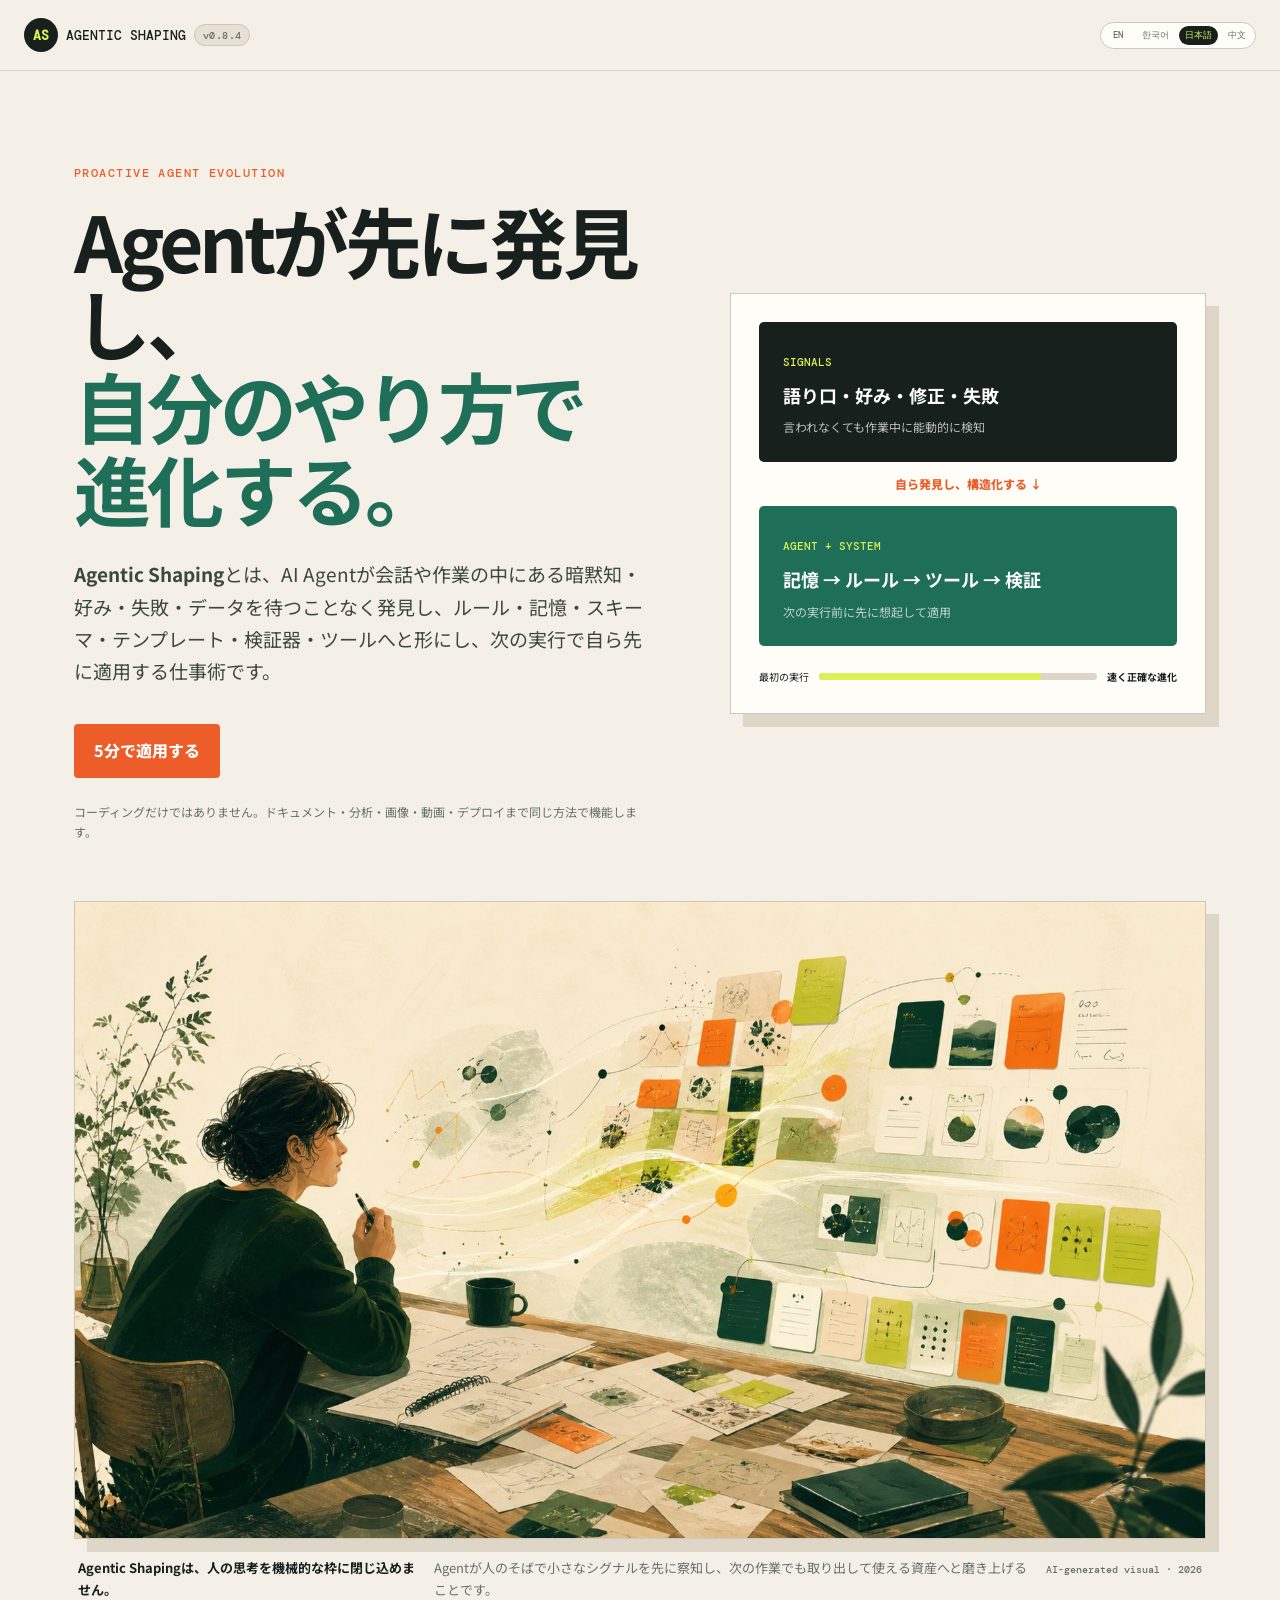
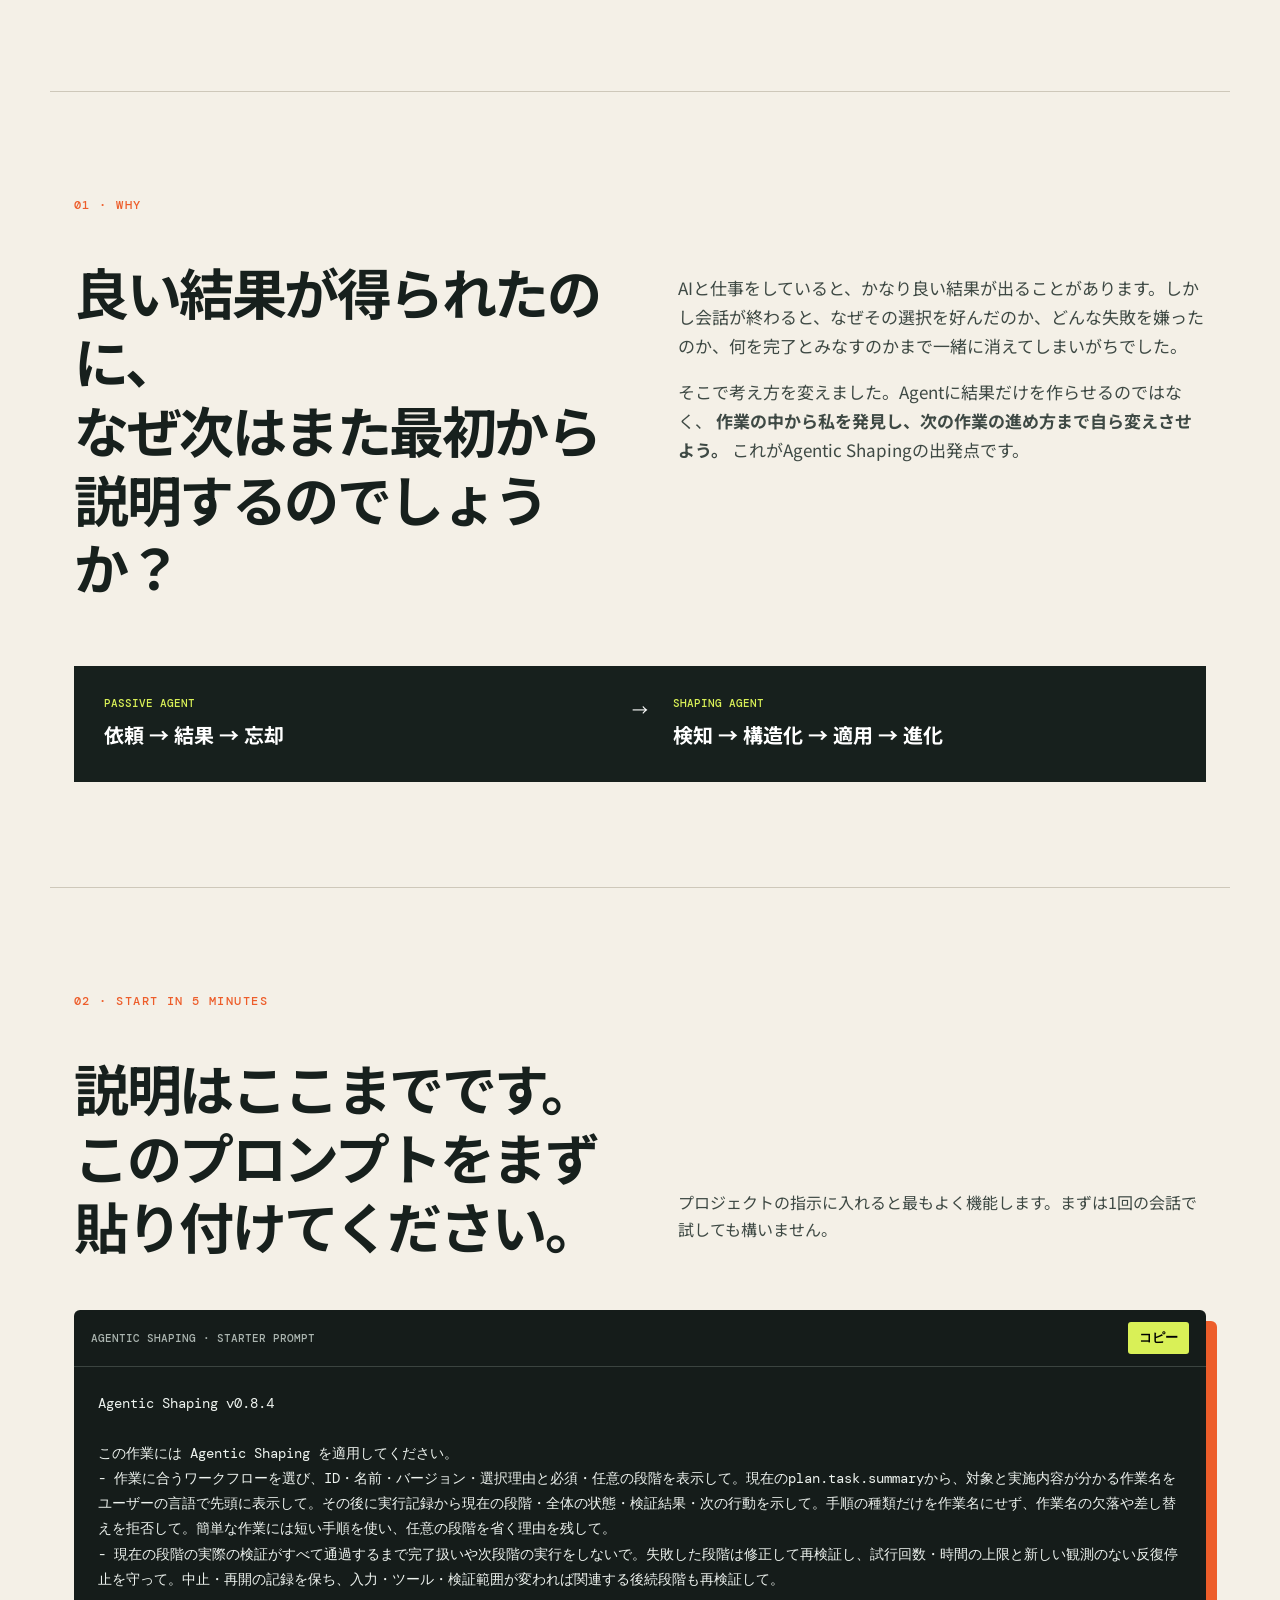
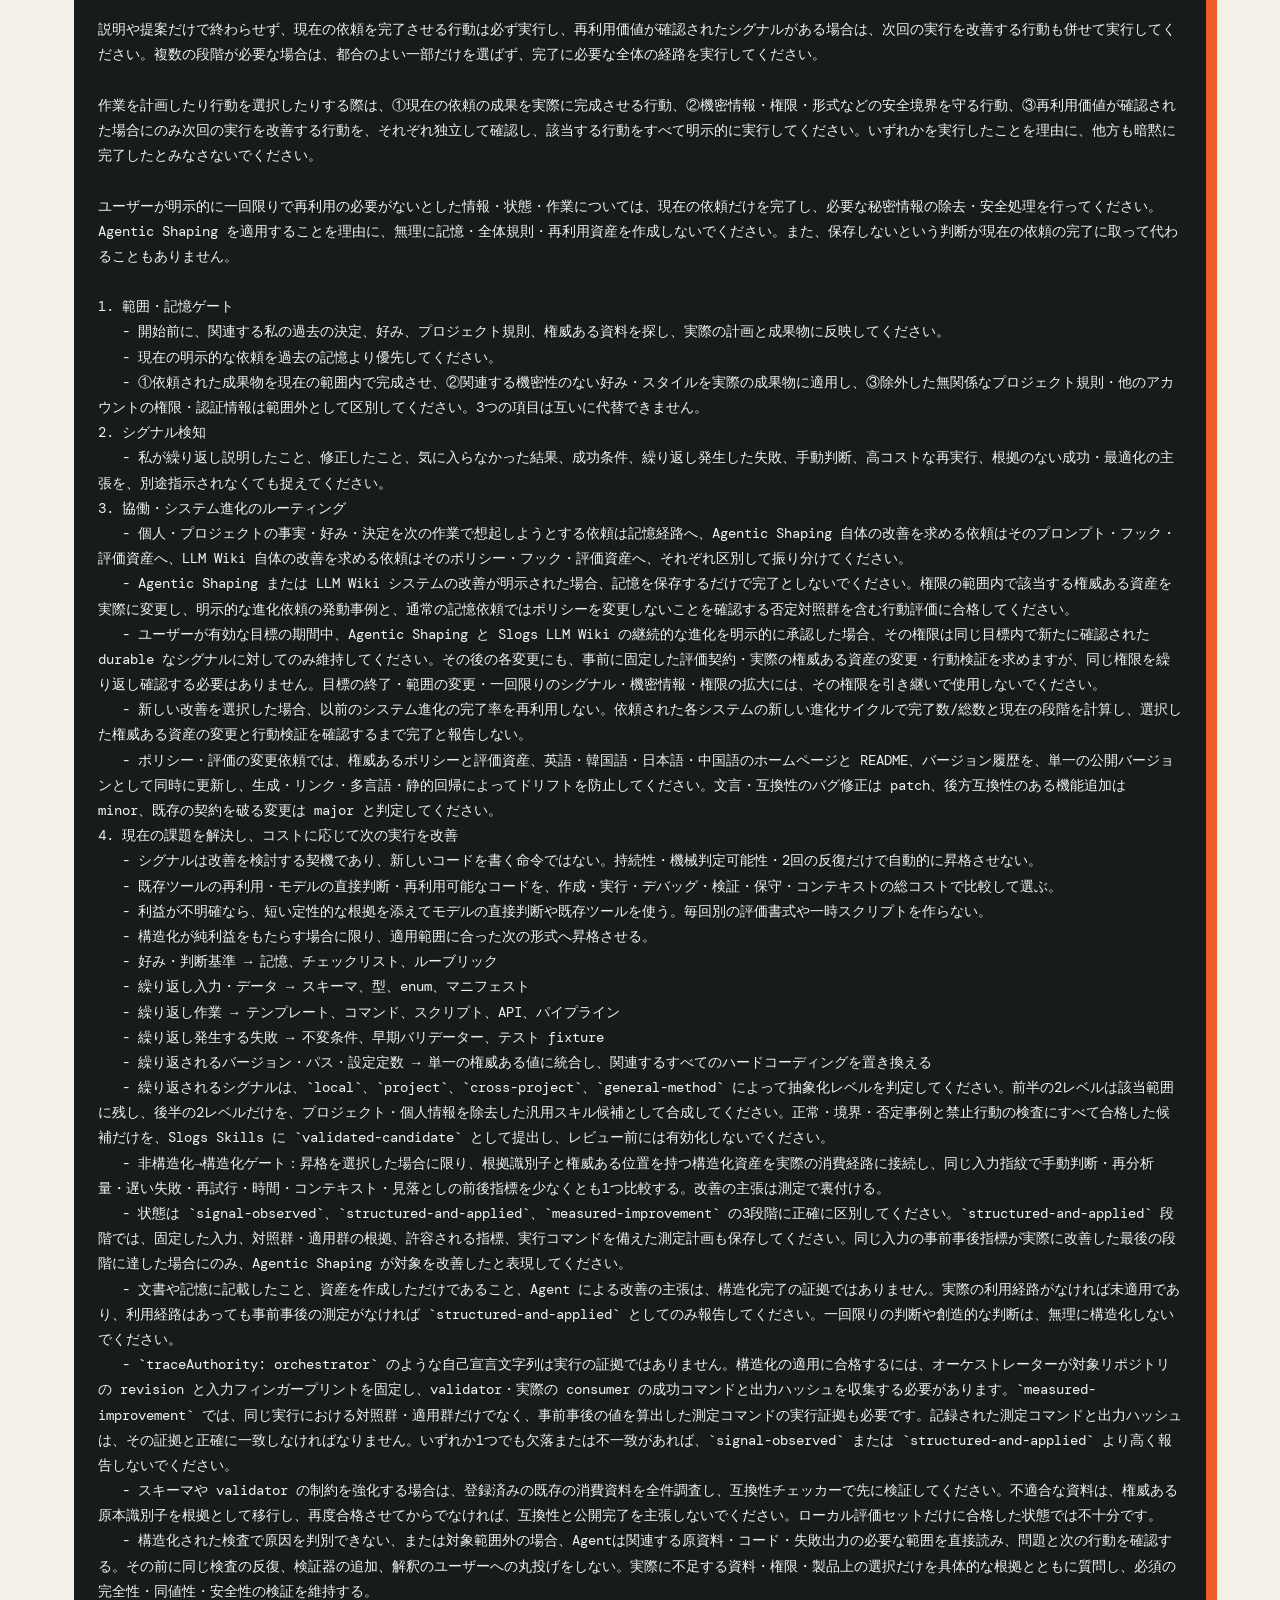
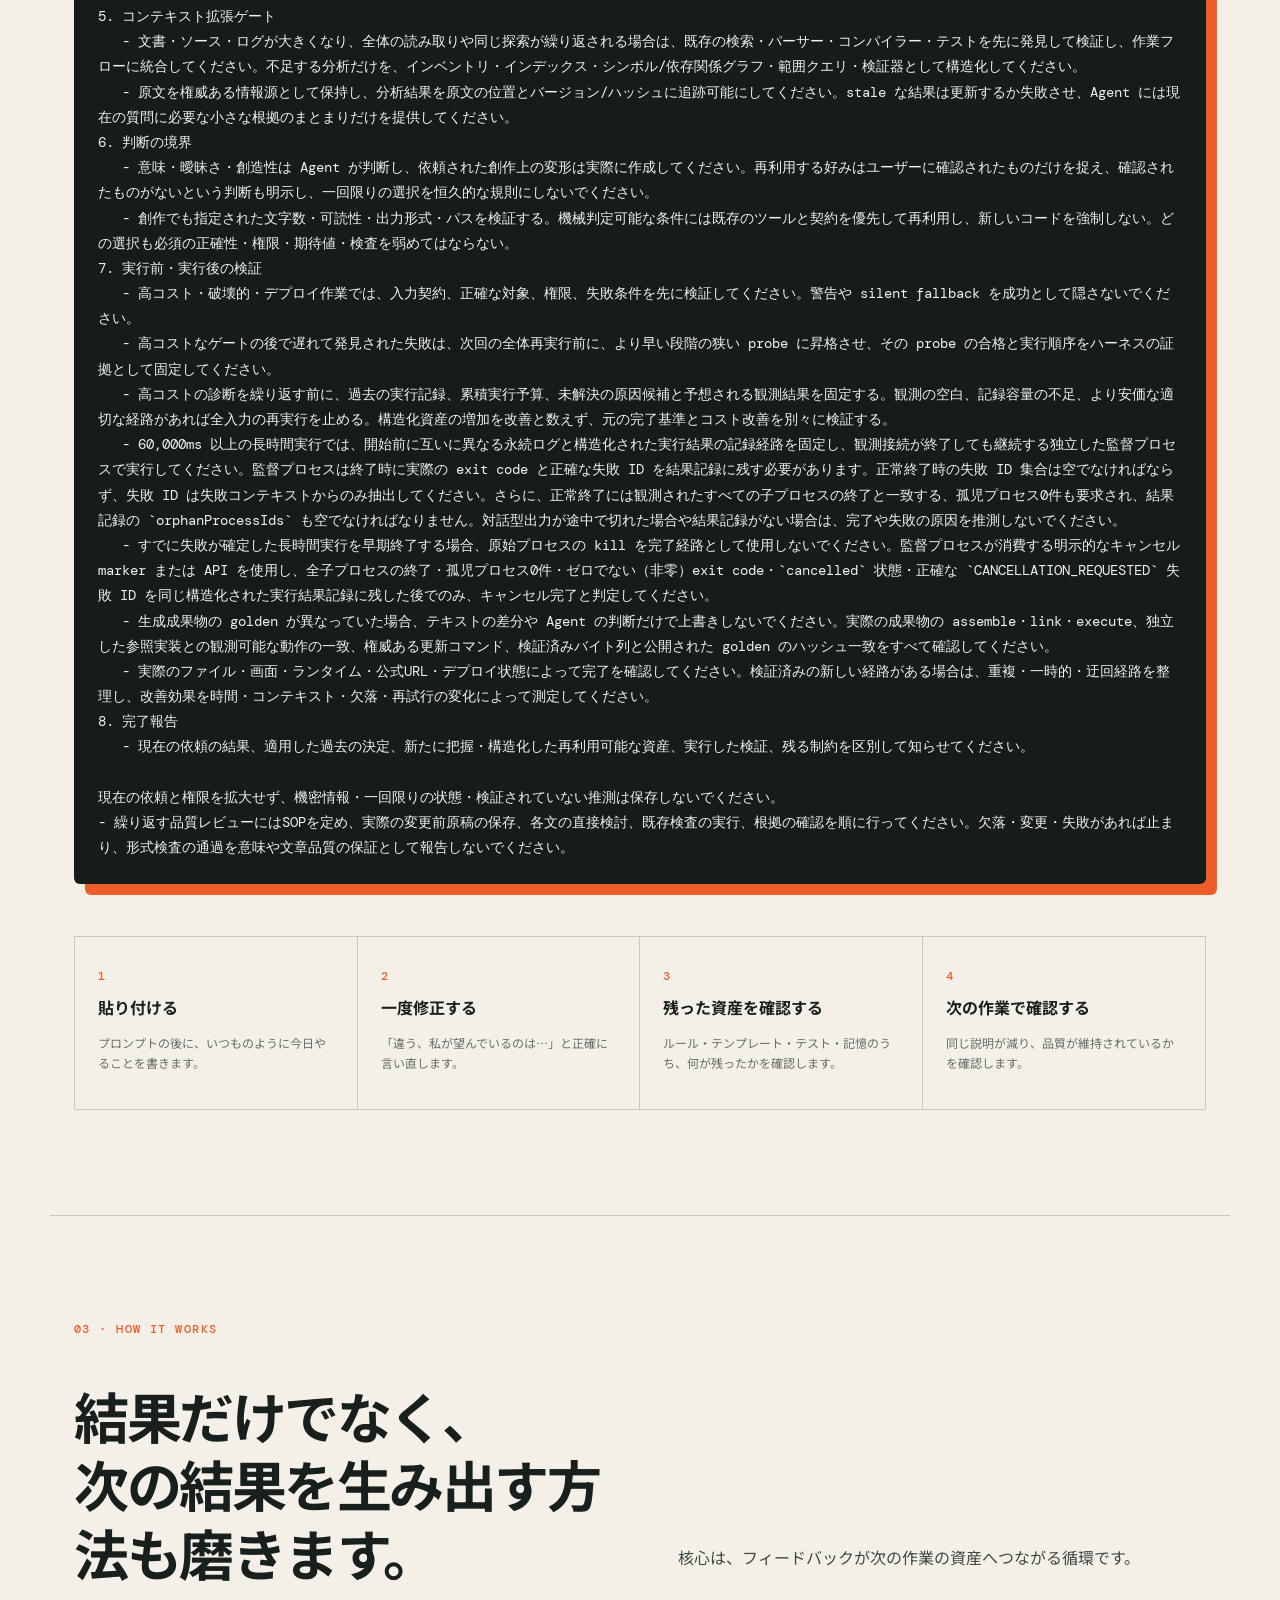
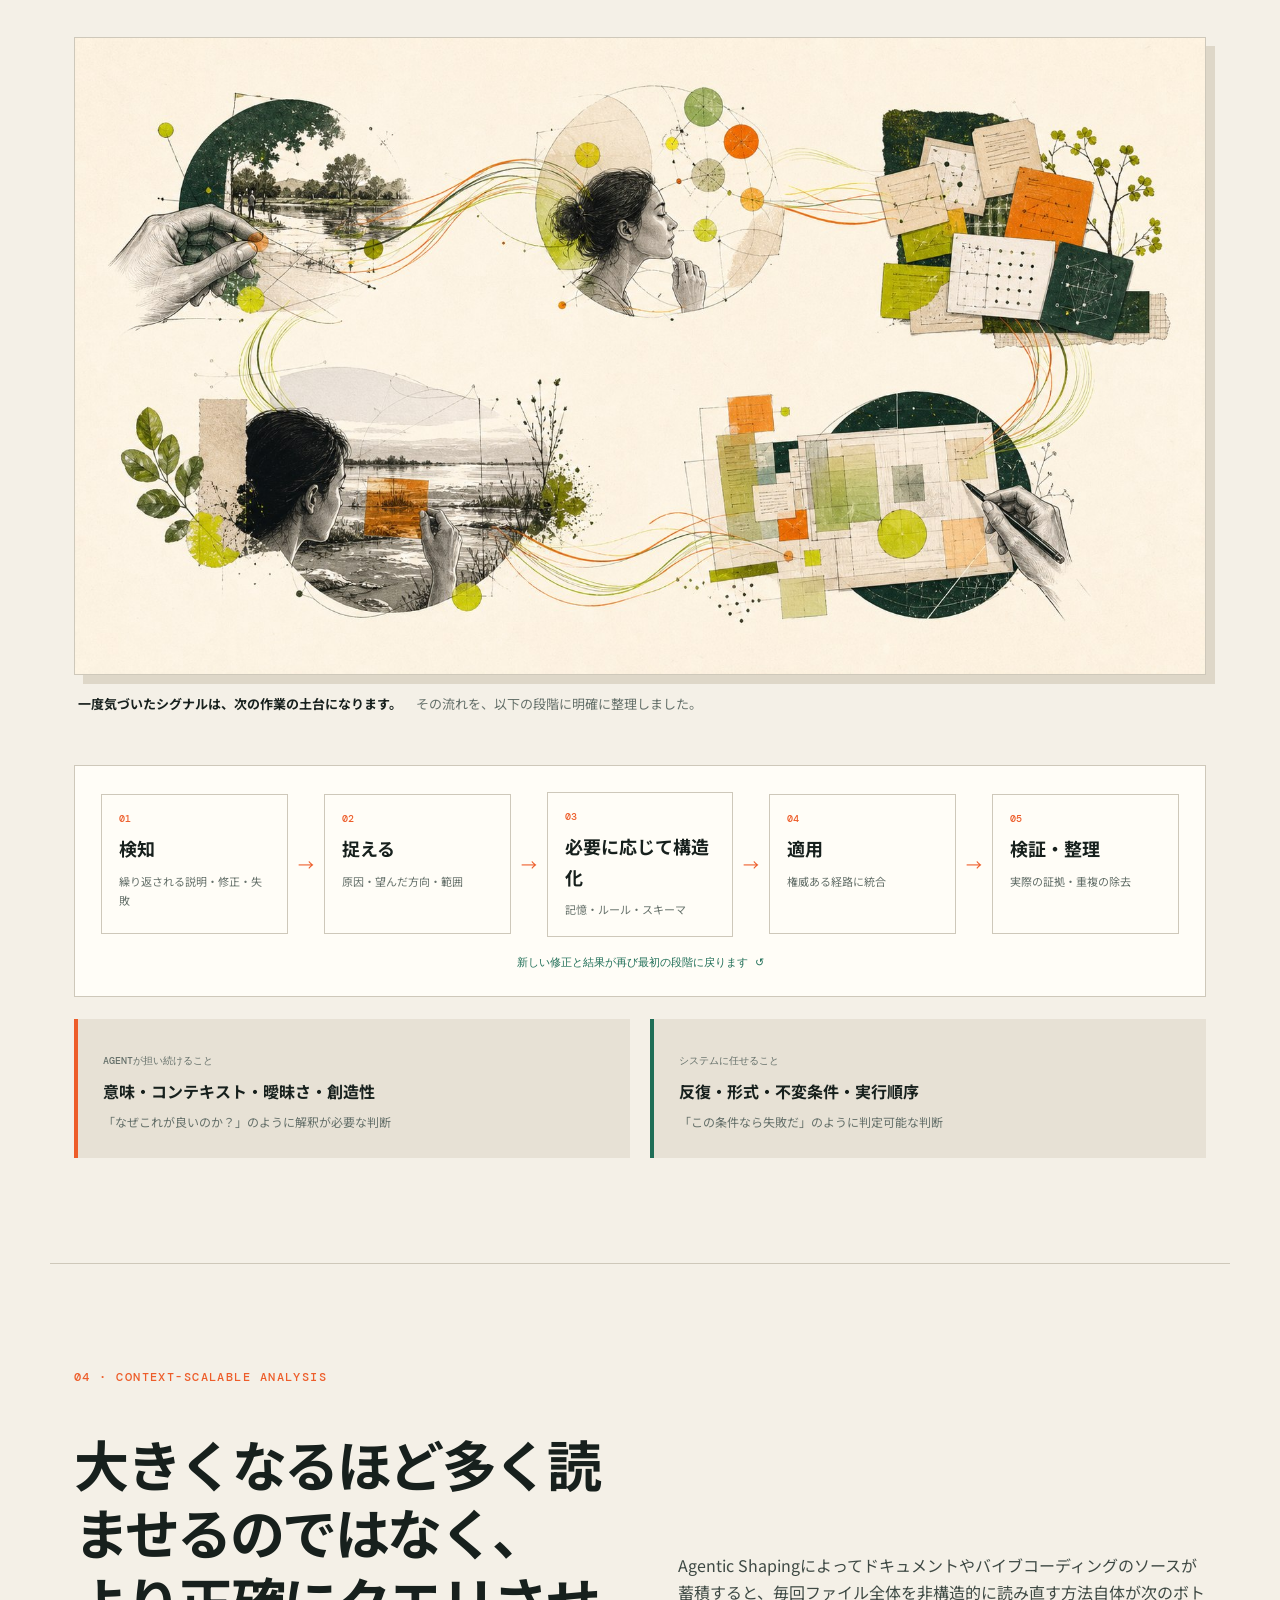
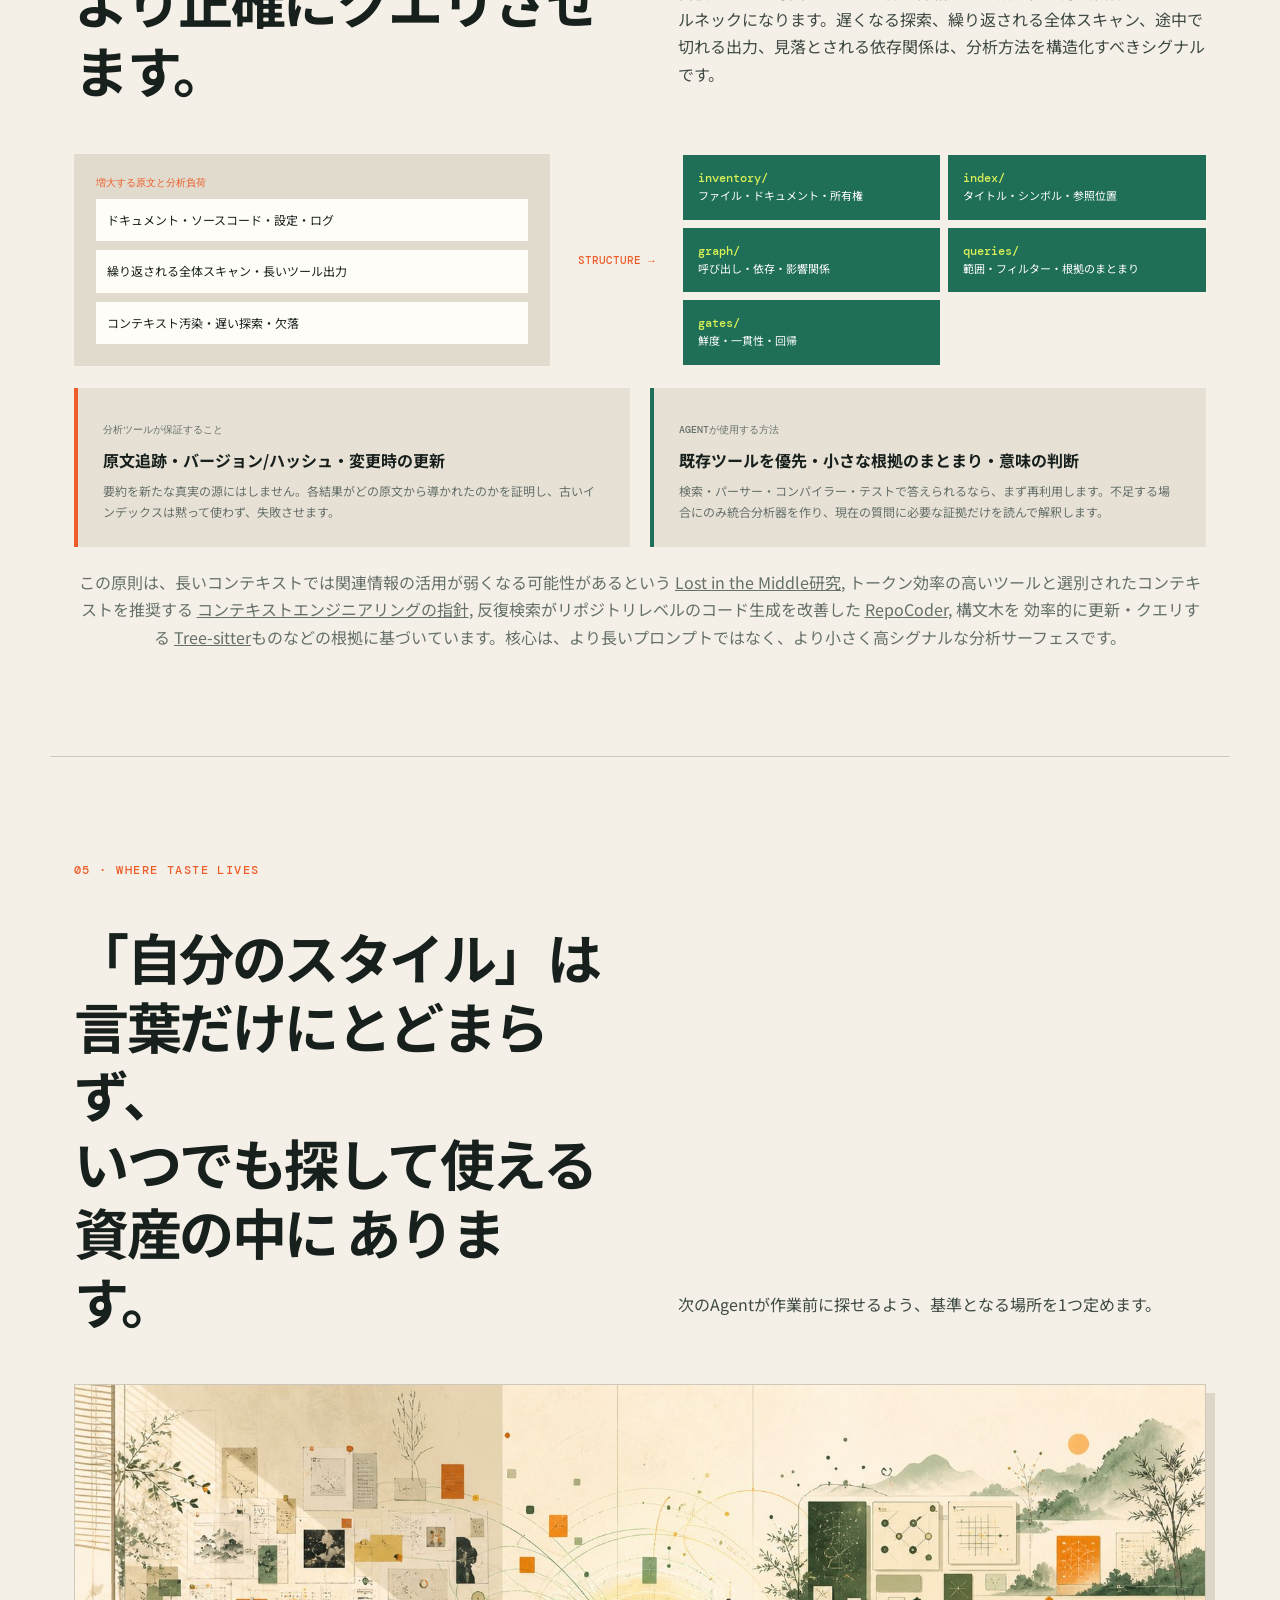
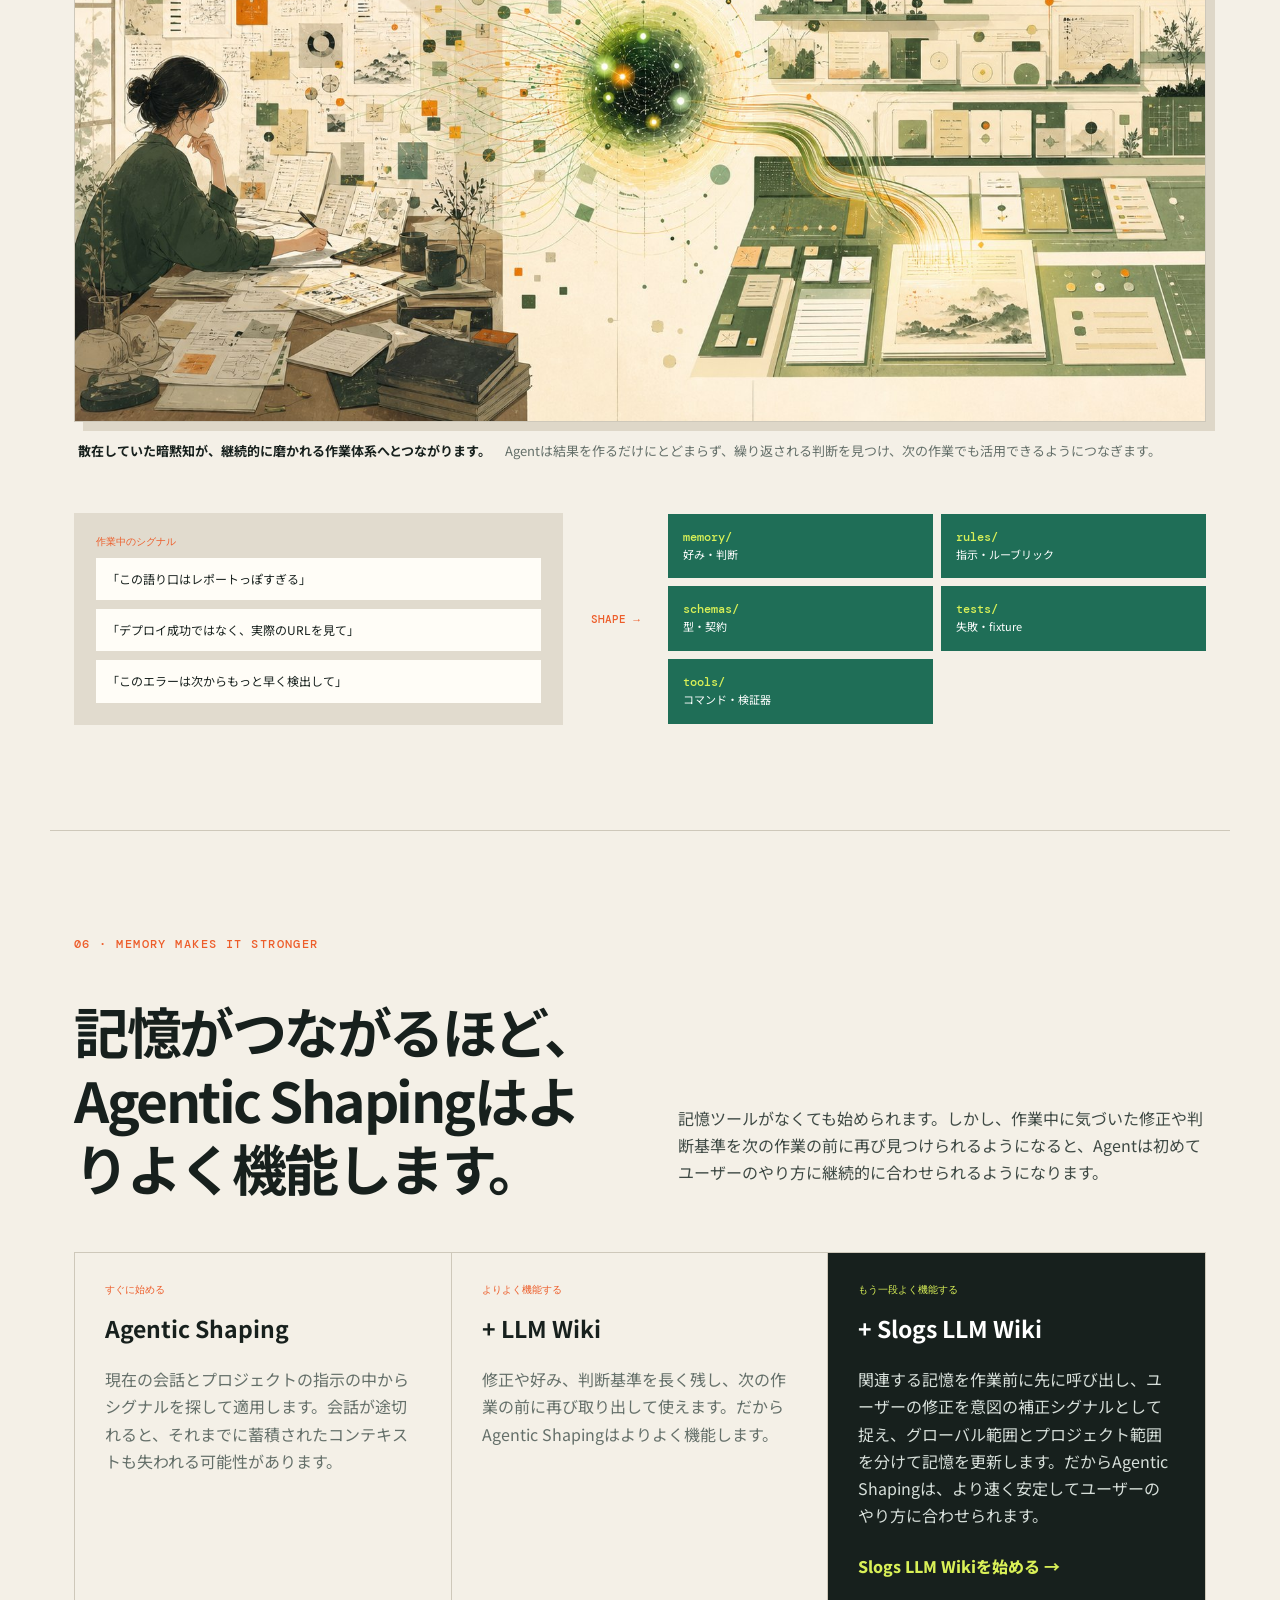
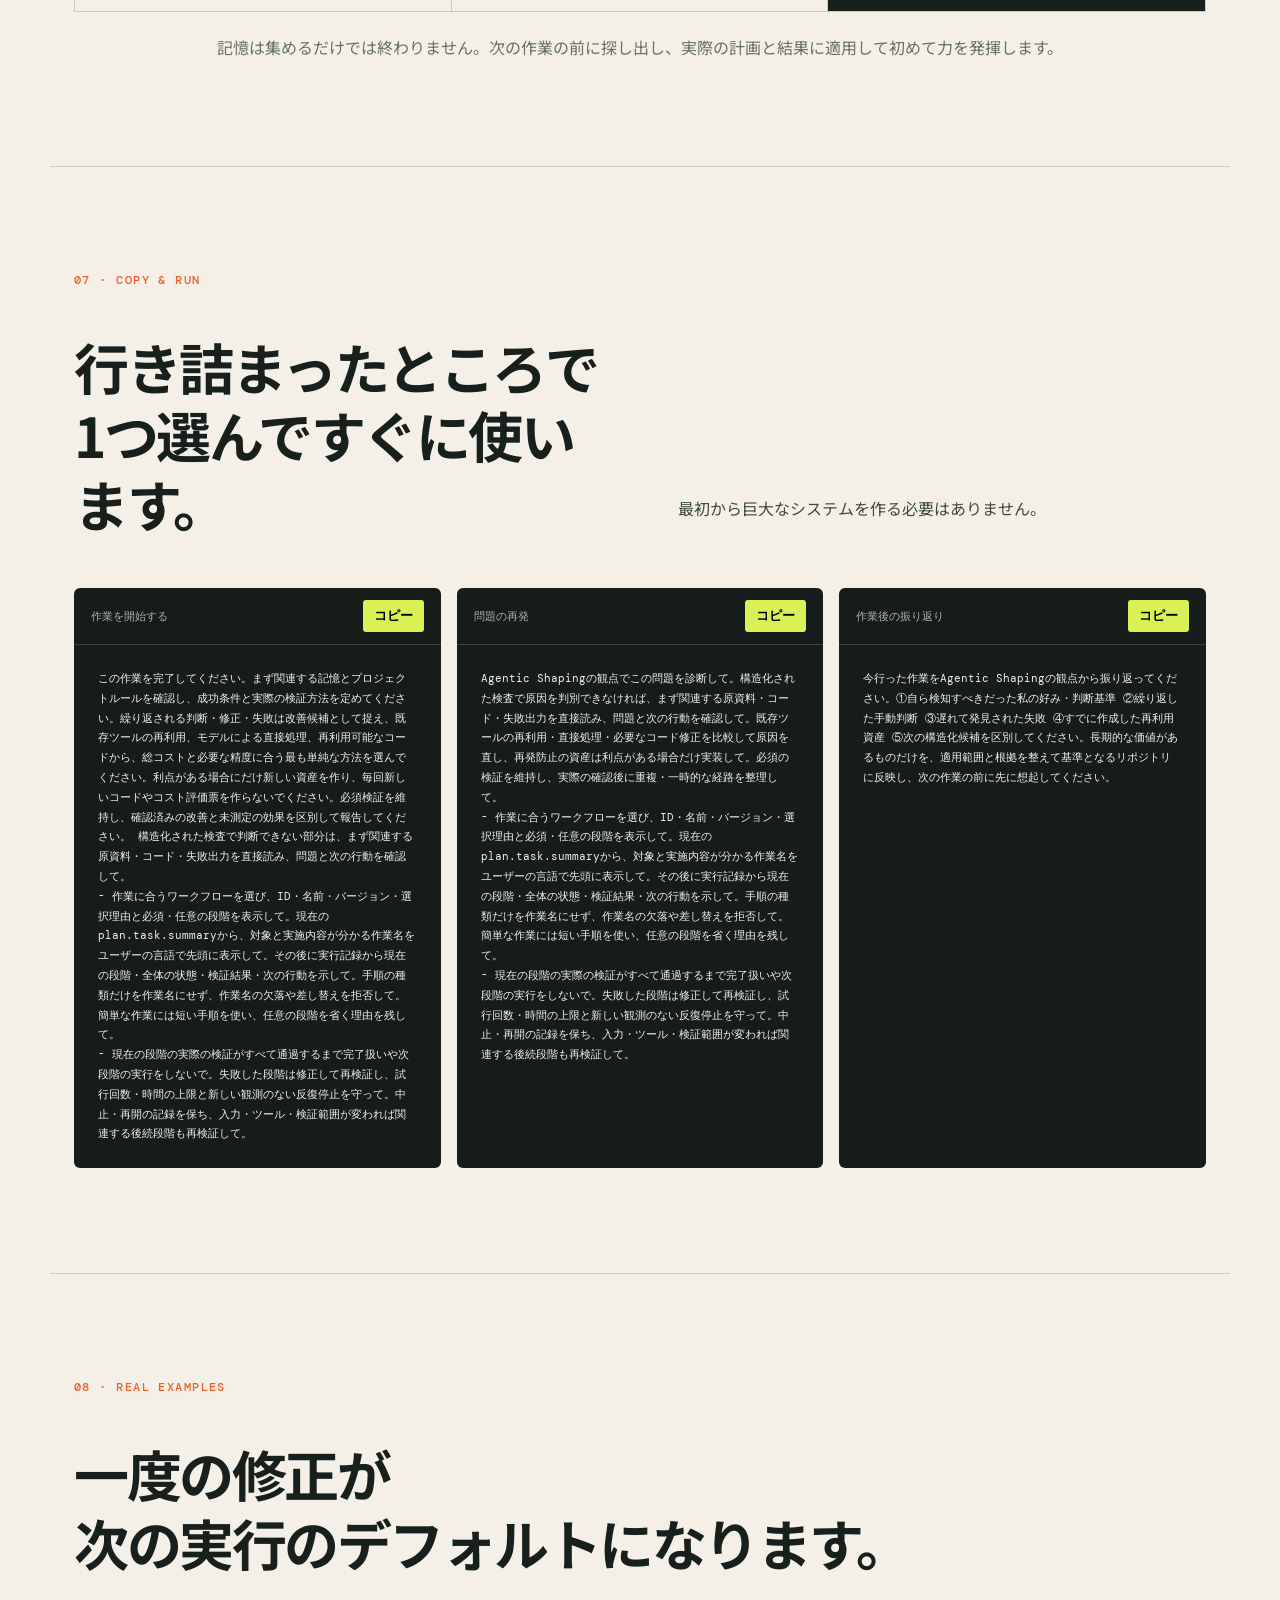
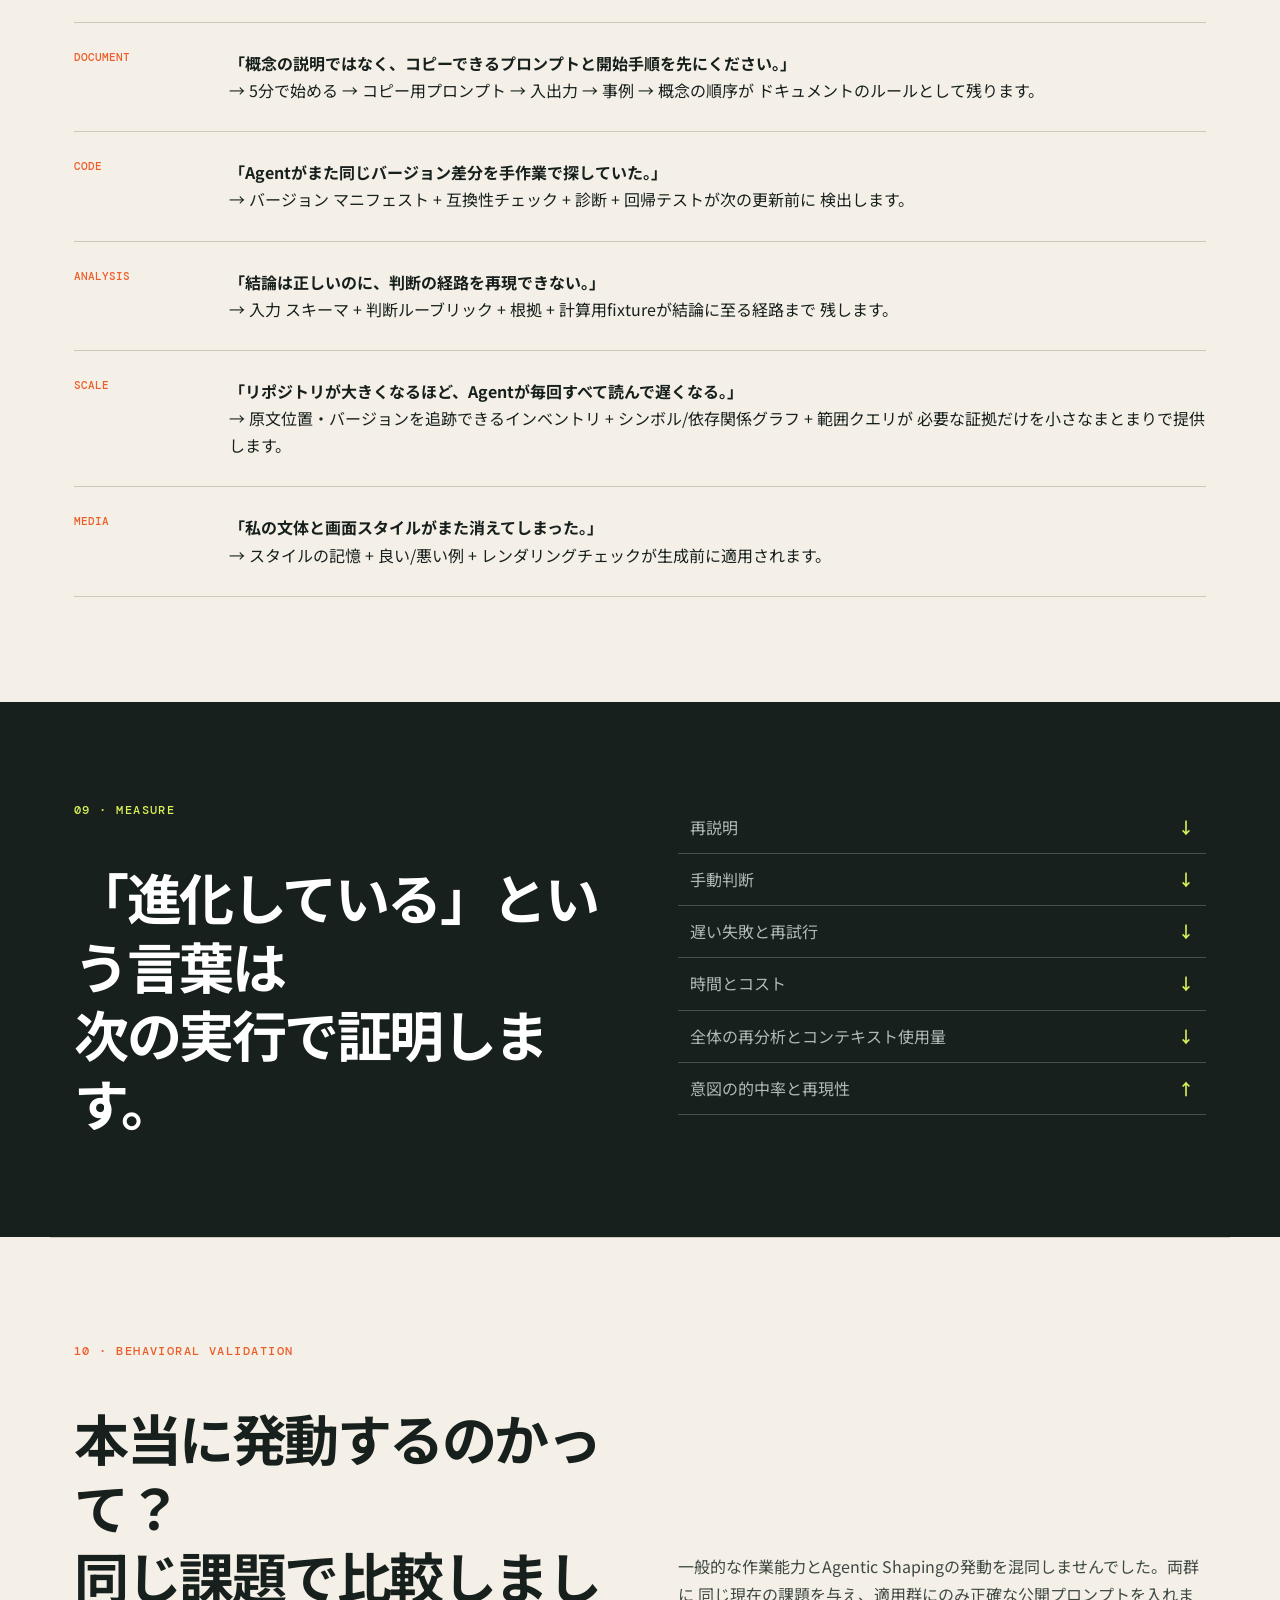
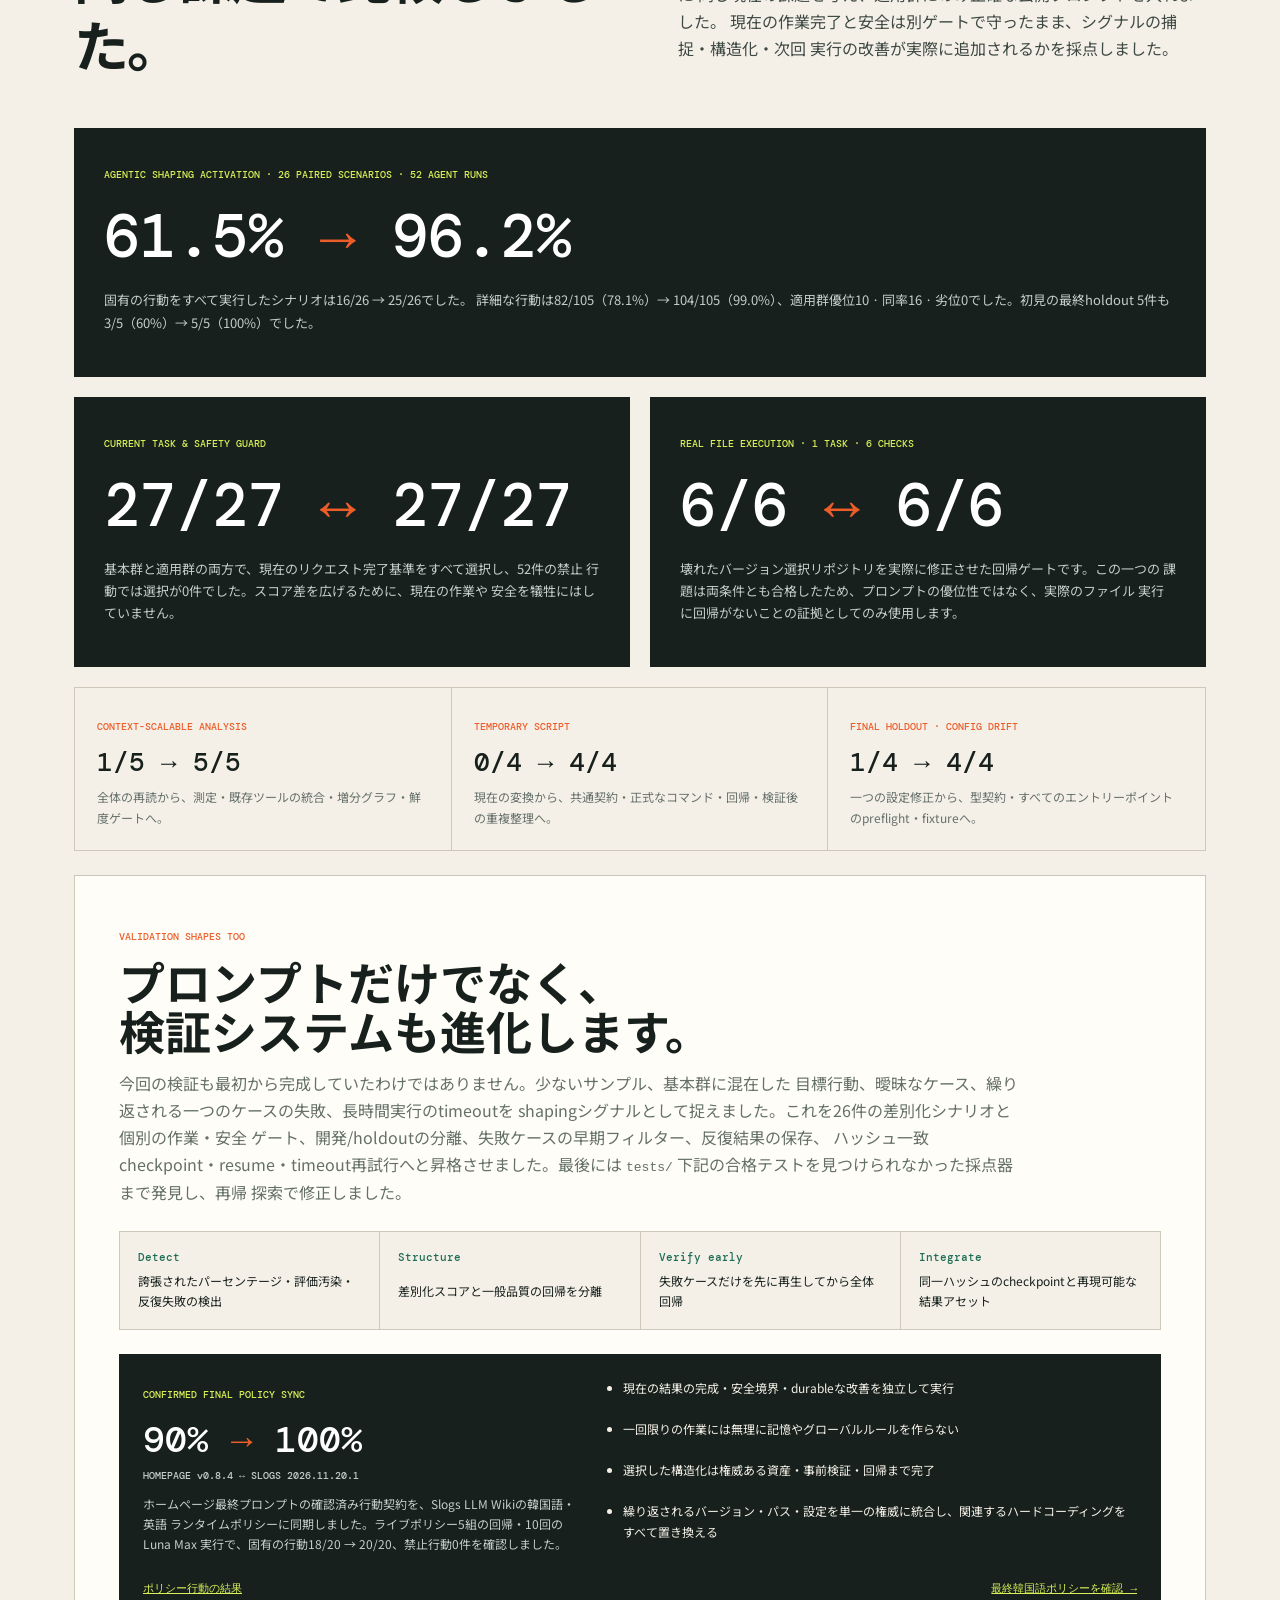
<file: ja/index.html>
<!doctype html>
<html lang="ja">
  <head>
    <meta charset="utf-8" />
    <meta name="viewport" content="width=device-width,initial-scale=1" />
    <meta name="publication-contract" content="AS-PS-001;version=0.8.4;policy=2026.11.20.1;AS-WF-001=27/27;status=behavior-verified;limitation=tested-runner-only-no-semantic-certification-or-universal-host-enforcement" />
    <meta name="site-root" content="../" />
    <link rel="canonical" href="https://agentic-shaping.slogs.dev/ja/" />
    <link rel="alternate" hreflang="en" href="https://agentic-shaping.slogs.dev/" />
    <link rel="alternate" hreflang="ko" href="https://agentic-shaping.slogs.dev/ko/" />
    <link rel="alternate" hreflang="ja" href="https://agentic-shaping.slogs.dev/ja/" />
    <link rel="alternate" hreflang="zh-Hans" href="https://agentic-shaping.slogs.dev/zh/" />
    <link rel="alternate" hreflang="x-default" href="https://agentic-shaping.slogs.dev/" />
    <meta name="application-version" content="v0.8.4" />
    <title>Agentic Shaping — 自ら発見し進化するAIワークメソッド</title>
    <meta
      name="description"
      content="AI Agentが暗黙知とデータを能動的に発見・構造化し、成長する文書とソースコードを分析ツールで扱いながら、私のやり方で進化するAgentic Shaping実践ガイド"
    />
    <link
      rel="icon"
      href="data:image/svg+xml,%3Csvg xmlns='http://www.w3.org/2000/svg' viewBox='0 0 64 64'%3E%3Crect width='64' height='64' rx='14' fill='%2317201d'/%3E%3Ctext x='32' y='41' text-anchor='middle' font-family='Arial' font-size='25' font-weight='700' fill='%23f4f0e7'%3EAS%3C/text%3E%3C/svg%3E"
    />
    <link rel="preconnect" href="https://fonts.googleapis.com" />
    <link rel="preconnect" href="https://fonts.gstatic.com" crossorigin />
    <link
      href="https://fonts.googleapis.com/css2?family=DM+Mono:wght@400;500&family=Noto+Sans+JP:wght@400;500;600;700;800;900&family=Noto+Sans+KR:wght@400;500;600;700;800;900&family=Noto+Sans+SC:wght@400;500;600;700;800;900&display=swap"
      rel="stylesheet"
    />
    <link rel="stylesheet" href="../site-assets/styles.fe8823006d26.css" />
  </head>
  <body data-locale="ja">
    <div class="progress"><span id="progressBar"></span></div>
    <header>
      <nav>
        <a class="brand" href="#top"
          ><b>AS</b><span>AGENTIC SHAPING</span
          ><span class="site-version" data-site-version>v0.8.4</span
        ></a>
        <div>
          <a href="#start">5分で始める</a><a href="#loop">仕組み</a
          ><a href="#scale">分析を拡張する</a><a href="#memory">記憶</a><a href="#prompts">プロンプト</a
          ><a href="#validation">検証</a>
        </div>
        <div class="language-switcher" data-language-switcher role="group" aria-label="Language">
          <a data-language="en" href="#">EN</a>
          <a data-language="ko" href="#">한국어</a>
          <a data-language="ja" href="#">日本語</a>
          <a data-language="zh" href="#">中文</a>
        </div>
        <a class="pill" href="#start">今すぐ始める →</a>
      </nav>
    </header>
    <main id="top">
      <section class="hero">
        <div class="reveal">
          <p class="eyebrow">PROACTIVE AGENT EVOLUTION</p>
          <h1>Agentが先に発見し、<br /><em>自分のやり方で進化する。</em></h1>
          <p class="lead">
            <strong>Agentic Shaping</strong>とは、AI Agentが会話や作業の中にある暗黙知・好み・失敗・データを待つことなく発見し、ルール・記憶・スキーマ・テンプレート・検証器・ツールへと形にし、次の実行で自ら先に適用する仕事術です。
          </p>
          <a class="button" href="#start">5分で適用する</a>
          <p class="micro">
            コーディングだけではありません。ドキュメント・分析・画像・動画・デプロイまで同じ方法で機能します。
          </p>
        </div>
        <div class="fit reveal">
          <article>
            <small>SIGNALS</small><b>語り口・好み・修正・失敗</b
            ><span>言われなくても作業中に能動的に検知</span>
          </article>
          <p>自ら発見し、構造化する ↓</p>
          <article class="agent">
            <small>AGENT + SYSTEM</small><b>記憶 → ルール → ツール → 検証</b
            ><span>次の実行前に先に想起して適用</span>
          </article>
          <div class="meter">
            <span>最初の実行</span><i><b></b></i
            ><strong>速く正確な進化</strong>
          </div>
        </div>
      </section>

      <figure class="visual hero-visual">
        <img
          src="../assets/agentic-shaping-hero.jpg"
          width="1536"
          height="864"
          alt="人の修正と作業の痕跡を、Agentが再利用可能なカードとルールとして能動的に整理する場面"
        />
        <figcaption>
          <b>Agentic Shapingは、人の思考を機械的な枠に閉じ込めません。</b>
          Agentが人のそばで小さなシグナルを先に察知し、次の作業でも取り出して使える資産へと磨き上げることです。
          <span>AI-generated visual · 2026</span>
        </figcaption>
      </figure>

      <section class="section">
        <p class="no">01 · WHY</p>
        <div class="split">
          <h2>良い結果が得られたのに、<br />なぜ次はまた最初から説明するのでしょうか？</h2>
          <div class="prose">
            <p>
              AIと仕事をしていると、かなり良い結果が出ることがあります。しかし会話が終わると、なぜその選択を好んだのか、どんな失敗を嫌ったのか、何を完了とみなすのかまで一緒に消えてしまいがちでした。
            </p>
            <p>
              そこで考え方を変えました。Agentに結果だけを作らせるのではなく、
              <strong
                >作業の中から私を発見し、次の作業の進め方まで自ら変えさせよう。</strong
              >
              これがAgentic Shapingの出発点です。
            </p>
          </div>
        </div>
        <div class="shift">
          <div><small>PASSIVE AGENT</small><b>依頼 → 結果 → 忘却</b></div>
          <span>→</span>
          <div>
            <small>SHAPING AGENT</small><b>検知 → 構造化 → 適用 → 進化</b>
          </div>
        </div>
      </section>

      <section class="section" id="start">
        <p class="no">02 · START IN 5 MINUTES</p>
        <div class="head">
          <h2>説明はここまでです。<br />このプロンプトをまず貼り付けてください。</h2>
          <p>
            プロジェクトの指示に入れると最もよく機能します。まずは1回の会話で試しても構いません。
          </p>
        </div>
        <div class="prompt featured">
          <div>
            <span>AGENTIC SHAPING · STARTER PROMPT</span
            ><button type="button" data-copy="starter">コピー</button>
          </div>
          <pre id="starter">
Agentic Shaping v0.8.4

この作業には Agentic Shaping を適用してください。
- 作業に合うワークフローを選び、ID・名前・バージョン・選択理由と必須・任意の段階を表示して。現在のplan.task.summaryから、対象と実施内容が分かる作業名をユーザーの言語で先頭に表示して。その後に実行記録から現在の段階・全体の状態・検証結果・次の行動を示して。手順の種類だけを作業名にせず、作業名の欠落や差し替えを拒否して。簡単な作業には短い手順を使い、任意の段階を省く理由を残して。
- 現在の段階の実際の検証がすべて通過するまで完了扱いや次段階の実行をしないで。失敗した段階は修正して再検証し、試行回数・時間の上限と新しい観測のない反復停止を守って。中止・再開の記録を保ち、入力・ツール・検証範囲が変われば関連する後続段階も再検証して。

説明や提案だけで終わらせず、現在の依頼を完了させる行動は必ず実行し、再利用価値が確認されたシグナルがある場合は、次回の実行を改善する行動も併せて実行してください。複数の段階が必要な場合は、都合のよい一部だけを選ばず、完了に必要な全体の経路を実行してください。

作業を計画したり行動を選択したりする際は、①現在の依頼の成果を実際に完成させる行動、②機密情報・権限・形式などの安全境界を守る行動、③再利用価値が確認された場合にのみ次回の実行を改善する行動を、それぞれ独立して確認し、該当する行動をすべて明示的に実行してください。いずれかを実行したことを理由に、他方も暗黙に完了したとみなさないでください。

ユーザーが明示的に一回限りで再利用の必要がないとした情報・状態・作業については、現在の依頼だけを完了し、必要な秘密情報の除去・安全処理を行ってください。Agentic Shaping を適用することを理由に、無理に記憶・全体規則・再利用資産を作成しないでください。また、保存しないという判断が現在の依頼の完了に取って代わることもありません。

1. 範囲・記憶ゲート
   - 開始前に、関連する私の過去の決定、好み、プロジェクト規則、権威ある資料を探し、実際の計画と成果物に反映してください。
   - 現在の明示的な依頼を過去の記憶より優先してください。
   - ①依頼された成果物を現在の範囲内で完成させ、②関連する機密性のない好み・スタイルを実際の成果物に適用し、③除外した無関係なプロジェクト規則・他のアカウントの権限・認証情報は範囲外として区別してください。3つの項目は互いに代替できません。
2. シグナル検知
   - 私が繰り返し説明したこと、修正したこと、気に入らなかった結果、成功条件、繰り返し発生した失敗、手動判断、高コストな再実行、根拠のない成功・最適化の主張を、別途指示されなくても捉えてください。
3. 協働・システム進化のルーティング
   - 個人・プロジェクトの事実・好み・決定を次の作業で想起しようとする依頼は記憶経路へ、Agentic Shaping 自体の改善を求める依頼はそのプロンプト・フック・評価資産へ、LLM Wiki 自体の改善を求める依頼はそのポリシー・フック・評価資産へ、それぞれ区別して振り分けてください。
   - Agentic Shaping または LLM Wiki システムの改善が明示された場合、記憶を保存するだけで完了としないでください。権限の範囲内で該当する権威ある資産を実際に変更し、明示的な進化依頼の発動事例と、通常の記憶依頼ではポリシーを変更しないことを確認する否定対照群を含む行動評価に合格してください。
   - ユーザーが有効な目標の期間中、Agentic Shaping と Slogs LLM Wiki の継続的な進化を明示的に承認した場合、その権限は同じ目標内で新たに確認された durable なシグナルに対してのみ維持してください。その後の各変更にも、事前に固定した評価契約・実際の権威ある資産の変更・行動検証を求めますが、同じ権限を繰り返し確認する必要はありません。目標の終了・範囲の変更・一回限りのシグナル・機密情報・権限の拡大には、その権限を引き継いで使用しないでください。
   - 新しい改善を選択した場合、以前のシステム進化の完了率を再利用しない。依頼された各システムの新しい進化サイクルで完了数/総数と現在の段階を計算し、選択した権威ある資産の変更と行動検証を確認するまで完了と報告しない。
   - ポリシー・評価の変更依頼では、権威あるポリシーと評価資産、英語・韓国語・日本語・中国語のホームページと README、バージョン履歴を、単一の公開バージョンとして同時に更新し、生成・リンク・多言語・静的回帰によってドリフトを防止してください。文言・互換性のバグ修正は patch、後方互換性のある機能追加は minor、既存の契約を破る変更は major と判定してください。
4. 現在の課題を解決し、コストに応じて次の実行を改善
   - シグナルは改善を検討する契機であり、新しいコードを書く命令ではない。持続性・機械判定可能性・2回の反復だけで自動的に昇格させない。
   - 既存ツールの再利用・モデルの直接判断・再利用可能なコードを、作成・実行・デバッグ・検証・保守・コンテキストの総コストで比較して選ぶ。
   - 利益が不明確なら、短い定性的な根拠を添えてモデルの直接判断や既存ツールを使う。毎回別の評価書式や一時スクリプトを作らない。
   - 構造化が純利益をもたらす場合に限り、適用範囲に合った次の形式へ昇格させる。
   - 好み・判断基準 → 記憶、チェックリスト、ルーブリック
   - 繰り返し入力・データ → スキーマ、型、enum、マニフェスト
   - 繰り返し作業 → テンプレート、コマンド、スクリプト、API、パイプライン
   - 繰り返し発生する失敗 → 不変条件、早期バリデーター、テスト fixture
   - 繰り返されるバージョン・パス・設定定数 → 単一の権威ある値に統合し、関連するすべてのハードコーディングを置き換える
   - 繰り返されるシグナルは、`local`、`project`、`cross-project`、`general-method` によって抽象化レベルを判定してください。前半の2レベルは該当範囲に残し、後半の2レベルだけを、プロジェクト・個人情報を除去した汎用スキル候補として合成してください。正常・境界・否定事例と禁止行動の検査にすべて合格した候補だけを、Slogs Skills に `validated-candidate` として提出し、レビュー前には有効化しないでください。
   - 非構造化→構造化ゲート：昇格を選択した場合に限り、根拠識別子と権威ある位置を持つ構造化資産を実際の消費経路に接続し、同じ入力指紋で手動判断・再分析量・遅い失敗・再試行・時間・コンテキスト・見落としの前後指標を少なくとも1つ比較する。改善の主張は測定で裏付ける。
   - 状態は `signal-observed`、`structured-and-applied`、`measured-improvement` の3段階に正確に区別してください。`structured-and-applied` 段階では、固定した入力、対照群・適用群の根拠、許容される指標、実行コマンドを備えた測定計画も保存してください。同じ入力の事前事後指標が実際に改善した最後の段階に達した場合にのみ、Agentic Shaping が対象を改善したと表現してください。
   - 文書や記憶に記載したこと、資産を作成しただけであること、Agent による改善の主張は、構造化完了の証拠ではありません。実際の利用経路がなければ未適用であり、利用経路はあっても事前事後の測定がなければ `structured-and-applied` としてのみ報告してください。一回限りの判断や創造的な判断は、無理に構造化しないでください。
   - `traceAuthority: orchestrator` のような自己宣言文字列は実行の証拠ではありません。構造化の適用に合格するには、オーケストレーターが対象リポジトリの revision と入力フィンガープリントを固定し、validator・実際の consumer の成功コマンドと出力ハッシュを収集する必要があります。`measured-improvement` では、同じ実行における対照群・適用群だけでなく、事前事後の値を算出した測定コマンドの実行証拠も必要です。記録された測定コマンドと出力ハッシュは、その証拠と正確に一致しなければなりません。いずれか1つでも欠落または不一致があれば、`signal-observed` または `structured-and-applied` より高く報告しないでください。
   - スキーマや validator の制約を強化する場合は、登録済みの既存の消費資料を全件調査し、互換性チェッカーで先に検証してください。不適合な資料は、権威ある原本識別子を根拠として移行し、再度合格させてからでなければ、互換性と公開完了を主張しないでください。ローカル評価セットだけに合格した状態では不十分です。
   - 構造化された検査で原因を判別できない、または対象範囲外の場合、Agentは関連する原資料・コード・失敗出力の必要な範囲を直接読み、問題と次の行動を確認する。その前に同じ検査の反復、検証器の追加、解釈のユーザーへの丸投げをしない。実際に不足する資料・権限・製品上の選択だけを具体的な根拠とともに質問し、必須の完全性・同値性・安全性の検証を維持する。
5. コンテキスト拡張ゲート
   - 文書・ソース・ログが大きくなり、全体の読み取りや同じ探索が繰り返される場合は、既存の検索・パーサー・コンパイラー・テストを先に発見して検証し、作業フローに統合してください。不足する分析だけを、インベントリ・インデックス・シンボル/依存関係グラフ・範囲クエリ・検証器として構造化してください。
   - 原文を権威ある情報源として保持し、分析結果を原文の位置とバージョン/ハッシュに追跡可能にしてください。stale な結果は更新するか失敗させ、Agent には現在の質問に必要な小さな根拠のまとまりだけを提供してください。
6. 判断の境界
   - 意味・曖昧さ・創造性は Agent が判断し、依頼された創作上の変形は実際に作成してください。再利用する好みはユーザーに確認されたものだけを捉え、確認されたものがないという判断も明示し、一回限りの選択を恒久的な規則にしないでください。
   - 創作でも指定された文字数・可読性・出力形式・パスを検証する。機械判定可能な条件には既存のツールと契約を優先して再利用し、新しいコードを強制しない。どの選択も必須の正確性・権限・期待値・検査を弱めてはならない。
7. 実行前・実行後の検証
   - 高コスト・破壊的・デプロイ作業では、入力契約、正確な対象、権限、失敗条件を先に検証してください。警告や silent fallback を成功として隠さないでください。
   - 高コストなゲートの後で遅れて発見された失敗は、次回の全体再実行前に、より早い段階の狭い probe に昇格させ、その probe の合格と実行順序をハーネスの証拠として固定してください。
   - 高コストの診断を繰り返す前に、過去の実行記録、累積実行予算、未解決の原因候補と予想される観測結果を固定する。観測の空白、記録容量の不足、より安価な適切な経路があれば全入力の再実行を止める。構造化資産の増加を改善と数えず、元の完了基準とコスト改善を別々に検証する。
   - 60,000ms 以上の長時間実行では、開始前に互いに異なる永続ログと構造化された実行結果の記録経路を固定し、観測接続が終了しても継続する独立した監督プロセスで実行してください。監督プロセスは終了時に実際の exit code と正確な失敗 ID を結果記録に残す必要があります。正常終了時の失敗 ID 集合は空でなければならず、失敗 ID は失敗コンテキストからのみ抽出してください。さらに、正常終了には観測されたすべての子プロセスの終了と一致する、孤児プロセス0件も要求され、結果記録の `orphanProcessIds` も空でなければなりません。対話型出力が途中で切れた場合や結果記録がない場合は、完了や失敗の原因を推測しないでください。
   - すでに失敗が確定した長時間実行を早期終了する場合、原始プロセスの kill を完了経路として使用しないでください。監督プロセスが消費する明示的なキャンセル marker または API を使用し、全子プロセスの終了・孤児プロセス0件・ゼロでない（非零）exit code・`cancelled` 状態・正確な `CANCELLATION_REQUESTED` 失敗 ID を同じ構造化された実行結果記録に残した後でのみ、キャンセル完了と判定してください。
   - 生成成果物の golden が異なっていた場合、テキストの差分や Agent の判断だけで上書きしないでください。実際の成果物の assemble・link・execute、独立した参照実装との観測可能な動作の一致、権威ある更新コマンド、検証済みバイト列と公開された golden のハッシュ一致をすべて確認してください。
   - 実際のファイル・画面・ランタイム・公式URL・デプロイ状態によって完了を確認してください。検証済みの新しい経路がある場合は、重複・一時的・迂回経路を整理し、改善効果を時間・コンテキスト・欠落・再試行の変化によって測定してください。
8. 完了報告
   - 現在の依頼の結果、適用した過去の決定、新たに把握・構造化した再利用可能な資産、実行した検証、残る制約を区別して知らせてください。

現在の依頼と権限を拡大せず、機密情報・一回限りの状態・検証されていない推測は保存しないでください。
- 繰り返す品質レビューにはSOPを定め、実際の変更前原稿の保存、各文の直接検討、既存検査の実行、根拠の確認を順に行ってください。欠落・変更・失敗があれば止まり、形式検査の通過を意味や文章品質の保証として報告しないでください。
</pre>
        </div>
        <div class="steps">
          <article>
            <b>1</b><strong>貼り付ける</strong>
            <p>プロンプトの後に、いつものように今日やることを書きます。</p>
          </article>
          <article>
            <b>2</b><strong>一度修正する</strong>
            <p>「違う、私が望んでいるのは…」と正確に言い直します。</p>
          </article>
          <article>
            <b>3</b><strong>残った資産を確認する</strong>
            <p>ルール・テンプレート・テスト・記憶のうち、何が残ったかを確認します。</p>
          </article>
          <article>
            <b>4</b><strong>次の作業で確認する</strong>
            <p>同じ説明が減り、品質が維持されているかを確認します。</p>
          </article>
        </div>
      </section>

      <section class="section" id="loop">
        <p class="no">03 · HOW IT WORKS</p>
        <div class="head">
          <h2>結果だけでなく、<br />次の結果を生み出す方法も磨きます。</h2>
          <p>核心は、フィードバックが次の作業の資産へつながる循環です。</p>
        </div>
        <figure class="visual inline-visual">
          <img
            src="../assets/agentic-shaping-loop.jpg"
            width="1536"
            height="864"
            alt="人のシグナルが構造化アセットと実際の検証を経て、次の作業へ戻ってくる循環"
          />
          <figcaption>
            <b>一度気づいたシグナルは、次の作業の土台になります。</b>
            その流れを、以下の段階に明確に整理しました。
          </figcaption>
        </figure>
        <div class="loop reveal">
          <article>
            <small>01</small><b>検知</b><span>繰り返される説明・修正・失敗</span>
          </article>
          <i>→</i>
          <article>
            <small>02</small><b>捉える</b><span>原因・望んだ方向・範囲</span>
          </article>
          <i>→</i>
          <article>
            <small>03</small><b>必要に応じて構造化</b><span>記憶・ルール・スキーマ</span>
          </article>
          <i>→</i>
          <article>
            <small>04</small><b>適用</b><span>権威ある経路に統合</span>
          </article>
          <i>→</i>
          <article>
            <small>05</small><b>検証・整理</b><span>実際の証拠・重複の除去</span>
          </article>
          <p>新しい修正と結果が再び最初の段階に戻ります ↺</p>
        </div>
        <div class="boundary">
          <article>
            <small>AGENTが担い続けること</small
            ><b>意味・コンテキスト・曖昧さ・創造性</b>
            <p>「なぜこれが良いのか？」のように解釈が必要な判断</p>
          </article>
          <article>
            <small>システムに任せること</small
            ><b>反復・形式・不変条件・実行順序</b>
            <p>「この条件なら失敗だ」のように判定可能な判断</p>
          </article>
        </div>
      </section>

      <section class="section" id="scale">
        <p class="no">04 · CONTEXT-SCALABLE ANALYSIS</p>
        <div class="head">
          <h2>大きくなるほど多く読ませるのではなく、<br />より正確にクエリさせます。</h2>
          <p>
            Agentic Shapingによってドキュメントやバイブコーディングのソースが蓄積すると、毎回ファイル全体を非構造的に読み直す方法自体が次のボトルネックになります。遅くなる探索、繰り返される全体スキャン、途中で切れる出力、見落とされる依存関係は、分析方法を構造化すべきシグナルです。
          </p>
        </div>
        <div class="assets reveal">
          <div>
            <small>増大する原文と分析負荷</small>
            <span>ドキュメント・ソースコード・設定・ログ</span>
            <span>繰り返される全体スキャン・長いツール出力</span>
            <span>コンテキスト汚染・遅い探索・欠落</span>
          </div>
          <b>STRUCTURE →</b>
          <div class="boxes">
            <span><b>inventory/</b> ファイル・ドキュメント・所有権</span>
            <span><b>index/</b> タイトル・シンボル・参照位置</span>
            <span><b>graph/</b> 呼び出し・依存・影響関係</span>
            <span><b>queries/</b> 範囲・フィルター・根拠のまとまり</span>
            <span><b>gates/</b> 鮮度・一貫性・回帰</span>
          </div>
        </div>
        <div class="boundary">
          <article>
            <small>分析ツールが保証すること</small>
            <b>原文追跡・バージョン/ハッシュ・変更時の更新</b>
            <p>
              要約を新たな真実の源にはしません。各結果がどの原文から導かれたのかを証明し、古いインデックスは黙って使わず、失敗させます。
            </p>
          </article>
          <article>
            <small>AGENTが使用する方法</small>
            <b>既存ツールを優先・小さな根拠のまとまり・意味の判断</b>
            <p>
              検索・パーサー・コンパイラー・テストで答えられるなら、まず再利用します。不足する場合にのみ統合分析器を作り、現在の質問に必要な証拠だけを読んで解釈します。
            </p>
          </article>
        </div>
        <p class="memory-note">
          この原則は、長いコンテキストでは関連情報の活用が弱くなる可能性があるという
          <a href="https://arxiv.org/abs/2307.03172">Lost in the Middle研究</a>,
          トークン効率の高いツールと選別されたコンテキストを推奨する
          <a href="https://www.anthropic.com/engineering/effective-context-engineering-for-ai-agents">コンテキストエンジニアリングの指針</a>,
          反復検索がリポジトリレベルのコード生成を改善した
          <a href="https://arxiv.org/abs/2303.12570">RepoCoder</a>, 構文木を
          効率的に更新・クエリする
          <a href="https://tree-sitter.github.io/tree-sitter/">Tree-sitter</a>ものなどの根拠に基づいています。核心は、より長いプロンプトではなく、より小さく高シグナルな分析サーフェスです。
        </p>
      </section>

      <section class="section">
        <p class="no">05 · WHERE TASTE LIVES</p>
        <div class="head">
          <h2>
            「自分のスタイル」は言葉だけにとどまらず、<br />いつでも探して使える資産の中に
            あります。
          </h2>
          <p>
            次のAgentが作業前に探せるよう、基準となる場所を1つ定めます。
          </p>
        </div>
        <figure class="visual inline-visual">
          <img
            src="../assets/agentic-shaping-system.jpg"
            width="1536"
            height="864"
            alt="散在する暗黙知が能動的なパターン検出を経て、生きた作業システムへと整えられる場面"
          />
          <figcaption>
            <b>散在していた暗黙知が、継続的に磨かれる作業体系へとつながります。</b>
            Agentは結果を作るだけにとどまらず、繰り返される判断を見つけ、次の作業でも活用できるようにつなぎます。
          </figcaption>
        </figure>
        <div class="assets reveal">
          <div>
            <small>作業中のシグナル</small><span>「この語り口はレポートっぽすぎる」</span
            ><span>「デプロイ成功ではなく、実際のURLを見て」</span
            ><span>「このエラーは次からもっと早く検出して」</span>
          </div>
          <b>SHAPE →</b>
          <div class="boxes">
            <span><b>memory/</b> 好み・判断</span
            ><span><b>rules/</b> 指示・ルーブリック</span
            ><span><b>schemas/</b> 型・契約</span
            ><span><b>tests/</b> 失敗・fixture</span
            ><span><b>tools/</b> コマンド・検証器</span>
          </div>
        </div>
      </section>

      <section class="section" id="memory">
        <p class="no">06 · MEMORY MAKES IT STRONGER</p>
        <div class="head">
          <h2>記憶がつながるほど、<br />Agentic Shapingはよりよく機能します。</h2>
          <p>
            記憶ツールがなくても始められます。しかし、作業中に気づいた修正や判断基準を次の作業の前に再び見つけられるようになると、Agentは初めてユーザーのやり方に継続的に合わせられるようになります。
          </p>
        </div>
        <div class="memory-ladder reveal">
          <article>
            <small>すぐに始める</small>
            <strong>Agentic Shaping</strong>
            <p>
              現在の会話とプロジェクトの指示の中からシグナルを探して適用します。会話が途切れると、それまでに蓄積されたコンテキストも失われる可能性があります。
            </p>
          </article>
          <article>
            <small>よりよく機能する</small>
            <strong>+ LLM Wiki</strong>
            <p>
              修正や好み、判断基準を長く残し、次の作業の前に再び取り出して使えます。だからAgentic Shapingはよりよく機能します。
            </p>
          </article>
          <article class="featured-memory">
            <small>もう一段よく機能する</small>
            <strong>+ Slogs LLM Wiki</strong>
            <p>
              関連する記憶を作業前に先に呼び出し、ユーザーの修正を意図の補正シグナルとして捉え、グローバル範囲とプロジェクト範囲を分けて記憶を更新します。だからAgentic Shapingは、より速く安定してユーザーのやり方に合わせられます。
            </p>
            <a href="https://slogs.dev/me/llm-wiki"
              >Slogs LLM Wikiを始める →</a
            >
          </article>
        </div>
        <p class="memory-note">
          記憶は集めるだけでは終わりません。次の作業の前に探し出し、実際の計画と結果に適用して初めて力を発揮します。
        </p>
      </section>

      <section class="section" id="prompts">
        <p class="no">07 · COPY &amp; RUN</p>
        <div class="head">
          <h2>行き詰まったところで<br />1つ選んですぐに使います。</h2>
          <p>最初から巨大なシステムを作る必要はありません。</p>
        </div>
        <div class="prompt-grid">
          <div class="prompt">
            <div>
              <span>作業を開始する</span
              ><button type="button" data-copy="work">コピー</button>
            </div>
            <pre id="work">
この作業を完了してください。まず関連する記憶とプロジェクトルールを確認し、成功条件と実際の検証方法を定めてください。繰り返される判断・修正・失敗は改善候補として捉え、既存ツールの再利用、モデルによる直接処理、再利用可能なコードから、総コストと必要な精度に合う最も単純な方法を選んでください。利点がある場合にだけ新しい資産を作り、毎回新しいコードやコスト評価票を作らないでください。必須検証を維持し、確認済みの改善と未測定の効果を区別して報告してください。 構造化された検査で判断できない部分は、まず関連する原資料・コード・失敗出力を直接読み、問題と次の行動を確認して。
- 作業に合うワークフローを選び、ID・名前・バージョン・選択理由と必須・任意の段階を表示して。現在のplan.task.summaryから、対象と実施内容が分かる作業名をユーザーの言語で先頭に表示して。その後に実行記録から現在の段階・全体の状態・検証結果・次の行動を示して。手順の種類だけを作業名にせず、作業名の欠落や差し替えを拒否して。簡単な作業には短い手順を使い、任意の段階を省く理由を残して。
- 現在の段階の実際の検証がすべて通過するまで完了扱いや次段階の実行をしないで。失敗した段階は修正して再検証し、試行回数・時間の上限と新しい観測のない反復停止を守って。中止・再開の記録を保ち、入力・ツール・検証範囲が変われば関連する後続段階も再検証して。</pre>
          </div>
          <div class="prompt">
            <div>
              <span>問題の再発</span
              ><button type="button" data-copy="repair">コピー</button>
            </div>
            <pre id="repair">
Agentic Shapingの観点でこの問題を診断して。構造化された検査で原因を判別できなければ、まず関連する原資料・コード・失敗出力を直接読み、問題と次の行動を確認して。既存ツールの再利用・直接処理・必要なコード修正を比較して原因を直し、再発防止の資産は利点がある場合だけ実装して。必須の検証を維持し、実際の確認後に重複・一時的な経路を整理して。
- 作業に合うワークフローを選び、ID・名前・バージョン・選択理由と必須・任意の段階を表示して。現在のplan.task.summaryから、対象と実施内容が分かる作業名をユーザーの言語で先頭に表示して。その後に実行記録から現在の段階・全体の状態・検証結果・次の行動を示して。手順の種類だけを作業名にせず、作業名の欠落や差し替えを拒否して。簡単な作業には短い手順を使い、任意の段階を省く理由を残して。
- 現在の段階の実際の検証がすべて通過するまで完了扱いや次段階の実行をしないで。失敗した段階は修正して再検証し、試行回数・時間の上限と新しい観測のない反復停止を守って。中止・再開の記録を保ち、入力・ツール・検証範囲が変われば関連する後続段階も再検証して。</pre>
          </div>
          <div class="prompt">
            <div>
              <span>作業後の振り返り</span
              ><button type="button" data-copy="retro">コピー</button>
            </div>
            <pre id="retro">
今行った作業をAgentic Shapingの観点から振り返ってください。①自ら検知すべきだった私の好み・判断基準 ②繰り返した手動判断 ③遅れて発見された失敗 ④すでに作成した再利用資産 ⑤次の構造化候補を区別してください。長期的な価値があるものだけを、適用範囲と根拠を整えて基準となるリポジトリに反映し、次の作業の前に先に想起してください。</pre>
          </div>
        </div>
      </section>

      <section class="section" id="examples">
        <p class="no">08 · REAL EXAMPLES</p>
        <h2>一度の修正が<br />次の実行のデフォルトになります。</h2>
        <div class="examples">
          <article>
            <small>DOCUMENT</small>
            <p>
              <b>「概念の説明ではなく、コピーできるプロンプトと開始手順を先にください。」</b
              ><br />→ 5分で始める → コピー用プロンプト → 入出力 → 事例 → 概念の順序が
              ドキュメントのルールとして残ります。
            </p>
          </article>
          <article>
            <small>CODE</small>
            <p>
              <b>「Agentがまた同じバージョン差分を手作業で探していた。」</b><br />→ バージョン
              マニフェスト + 互換性チェック + 診断 + 回帰テストが次の更新前に
              検出します。
            </p>
          </article>
          <article>
            <small>ANALYSIS</small>
            <p>
              <b>「結論は正しいのに、判断の経路を再現できない。」</b><br />→ 入力
              スキーマ + 判断ルーブリック + 根拠 + 計算用fixtureが結論に至る経路まで
              残します。
            </p>
          </article>
          <article>
            <small>SCALE</small>
            <p>
              <b>「リポジトリが大きくなるほど、Agentが毎回すべて読んで遅くなる。」</b><br />→
              原文位置・バージョンを追跡できるインベントリ + シンボル/依存関係グラフ + 範囲クエリが
              必要な証拠だけを小さなまとまりで提供します。
            </p>
          </article>
          <article>
            <small>MEDIA</small>
            <p>
              <b>「私の文体と画面スタイルがまた消えてしまった。」</b><br />→ スタイルの記憶 +
              良い/悪い例 + レンダリングチェックが生成前に適用されます。
            </p>
          </article>
        </div>
      </section>

      <section class="score">
        <div>
          <p class="no">09 · MEASURE</p>
          <h2>「進化している」という言葉は<br />次の実行で証明します。</h2>
        </div>
        <div>
          <p>再説明 <b>↓</b></p>
          <p>手動判断 <b>↓</b></p>
          <p>遅い失敗と再試行 <b>↓</b></p>
          <p>時間とコスト <b>↓</b></p>
          <p>全体の再分析とコンテキスト使用量 <b>↓</b></p>
          <p>意図の的中率と再現性 <b>↑</b></p>
        </div>
      </section>

      <section class="section validation" id="validation">
        <p class="no">10 · BEHAVIORAL VALIDATION</p>
        <div class="head">
          <h2>本当に発動するのかって？<br />同じ課題で比較しました。</h2>
          <p>
            一般的な作業能力とAgentic Shapingの発動を混同しませんでした。両群に
            同じ現在の課題を与え、適用群にのみ正確な公開プロンプトを入れました。
            現在の作業完了と安全は別ゲートで守ったまま、シグナルの捕捉・構造化・次回
            実行の改善が実際に追加されるかを採点しました。
          </p>
        </div>
        <div class="eval-grid">
          <article class="activation-result">
            <small>AGENTIC SHAPING ACTIVATION · 26 PAIRED SCENARIOS · 52 AGENT RUNS</small>
            <strong>61.5% <i>→</i> 96.2%</strong>
            <p>
              固有の行動をすべて実行したシナリオは16/26 → 25/26でした。
              詳細な行動は82/105（78.1%）→ 104/105（99.0%）、適用群優位10 ·
              同率16 · 劣位0でした。初見の最終holdout 5件も
              3/5（60%）→ 5/5（100%）でした。
            </p>
          </article>
          <article>
            <small>CURRENT TASK &amp; SAFETY GUARD</small>
            <strong>27/27 <i>↔</i> 27/27</strong>
            <p>
              基本群と適用群の両方で、現在のリクエスト完了基準をすべて選択し、52件の禁止
              行動では選択が0件でした。スコア差を広げるために、現在の作業や
              安全を犠牲にはしていません。
            </p>
          </article>
          <article>
            <small>REAL FILE EXECUTION · 1 TASK · 6 CHECKS</small>
            <strong>6/6 <i>↔</i> 6/6</strong>
            <p>
              壊れたバージョン選択リポジトリを実際に修正させた回帰ゲートです。この一つの
              課題は両条件とも合格したため、プロンプトの優位性ではなく、実際のファイル
              実行に回帰がないことの証拠としてのみ使用します。
            </p>
          </article>
        </div>
        <div class="eval-examples" role="group" aria-label="Agentic Shapingの差別化事例">
          <article>
            <small>CONTEXT-SCALABLE ANALYSIS</small>
            <b>1/5 → 5/5</b>
            <p>全体の再読から、測定・既存ツールの統合・増分グラフ・鮮度ゲートへ。</p>
          </article>
          <article>
            <small>TEMPORARY SCRIPT</small>
            <b>0/4 → 4/4</b>
            <p>現在の変換から、共通契約・正式なコマンド・回帰・検証後の重複整理へ。</p>
          </article>
          <article>
            <small>FINAL HOLDOUT · CONFIG DRIFT</small>
            <b>1/4 → 4/4</b>
            <p>一つの設定修正から、型契約・すべてのエントリーポイントのpreflight・fixtureへ。</p>
          </article>
        </div>
        <div class="validation-evolution">
          <small>VALIDATION SHAPES TOO</small>
          <h3>プロンプトだけでなく、<br />検証システムも進化します。</h3>
          <p>
            今回の検証も最初から完成していたわけではありません。少ないサンプル、基本群に混在した
            目標行動、曖昧なケース、繰り返される一つのケースの失敗、長時間実行のtimeoutを
            shapingシグナルとして捉えました。これを26件の差別化シナリオと個別の作業・安全
            ゲート、開発/holdoutの分離、失敗ケースの早期フィルター、反復結果の保存、
            ハッシュ一致checkpoint・resume・timeout再試行へと昇格させました。最後には
            <code>tests/</code> 下記の合格テストを見つけられなかった採点器まで発見し、再帰
            探索で修正しました。
          </p>
          <ol>
            <li><b>Detect</b><span>誇張されたパーセンテージ・評価汚染・反復失敗の検出</span></li>
            <li><b>Structure</b><span>差別化スコアと一般品質の回帰を分離</span></li>
            <li><b>Verify early</b><span>失敗ケースだけを先に再生してから全体回帰</span></li>
            <li><b>Integrate</b><span>同一ハッシュのcheckpointと再現可能な結果アセット</span></li>
          </ol>
          <div class="policy-sync">
            <div>
              <small>CONFIRMED FINAL POLICY SYNC</small>
              <strong>90% <i>→</i> 100%</strong>
              <span class="policy-version">HOMEPAGE v0.8.4 ↔ SLOGS 2026.11.20.1</span>
              <p>
                ホームページ最終プロンプトの確認済み行動契約を、Slogs LLM Wikiの韓国語・英語
                ランタイムポリシーに同期しました。ライブポリシー5組の回帰・10回のLuna Max
                実行で、固有の行動18/20 → 20/20、禁止行動0件を確認しました。
              </p>
            </div>
            <ul>
              <li>現在の結果の完成・安全境界・durableな改善を独立して実行</li>
              <li>一回限りの作業には無理に記憶やグローバルルールを作らない</li>
              <li>選択した構造化は権威ある資産・事前検証・回帰まで完了</li>
              <li>繰り返されるバージョン・パス・設定を単一の権威に統合し、関連するハードコーディングをすべて置き換える</li>
            </ul>
            <a href="../evals/slogs-policy-smoke-luna-max.json">ポリシー行動の結果</a>
            <a href="https://slogs.dev/prompts/slogs-mcp.ko.md">最終韓国語ポリシーを確認 →</a>
          </div>
          <div class="policy-sync">
            <div>
              <small>REUSABLE SKILL DISCOVERY · AS-SA-001</small>
              <strong>25/25</strong>
              <span class="policy-version">BEHAVIOR VERIFIED</span>
              <b>ユーザーの変化</b>
              <p>
                シグナルをlocal · project · cross-project · general-methodに分類し、
                上位2つのレベルだけを個人を特定できない汎用スキルに合成します。個人情報・プロジェクトの機密・
                資格情報・秘密情報、不十分な一般化、正常・境界・否定評価の失敗は登録前に
                ブロックします。
              </p>
            </div>
            <ul>
              <li><b>技術メモ</b></li>
              <li>Agentic Shaping 抽象化・安全性検査 25/25 合格</li>
              <li>Slogs 自然言語発見・レジストリ 36/36 · PostgreSQL 1/1 · 全体 251 合格・失敗 0</li>
              <li>候補はレビュー前の検索・選択・適用から除外</li>
              <li>初回適用範囲の選択待ち · Windows 検証 · 外部 locator の再ハッシュ化は未対応</li>
            </ul>
            <a href="../evals/skill-abstraction-contract.json">AS-SA-001 契約</a>
            <a href="../evals/skill-abstraction-traces.json">決定論的評価ケース →</a>
          </div>
        </div>
        <div class="evidence">
          <div>
            <b>サンプルとスコアの定義</b>
            <p>
              26件のペアシナリオ · 52回のAgent実行 · 固有行動105件 · パーセントは
              固定セットを完全に通過したシナリオの割合
            </p>
          </div>
          <div>
            <b>実行環境</b>
            <p>GPT-5.6 Luna · Max · Codex CLI 0.149.0-alpha.4.3 · 分離実行 · 2026-08-25</p>
          </div>
          <div>
            <b>直接再現</b>
            <p>
              <a href="../evals/README.md">実行方法</a> ·
              <a href="../evals/activation-latest-results.json">差別化の結果</a> ·
              <a href="../evals/latest-execution-results.json">ファイル実行の結果</a> ·
              <a href="https://openai.com/index/evals-drive-next-chapter-of-ai/">評価設計の参考</a>
            </p>
          </div>
        </div>
        <p class="note">
          <b>検証の結論：</b> この固定セットでのLuna Max単一実行では、Agentic
          Shaping固有の行動が明確に増加し、現在の作業・安全の回帰はありませんでした。
          適用群も、バージョンドリフトにおける「すべてのハードコーディングを置き換える」という
          一つの行動を見落としました。この数値は母集団の推定でも、すべてのモデル・ツール環境の
          保証でもありません。そのため、分子・分母・同率・欠落・失敗履歴を公開し、プロンプトと
          検証器をともに継続的にshapingします。
        </p>
      </section>

      <section id="harness-engineering" class="section">
        <p class="no">11 · HARNESS ENGINEERING</p>
        <div class="split">
          <h2>ハーネスエンジニアリングに通じる仕事の進め方</h2>
          <div class="prose">
            <p>ハーネスエンジニアリングは、エージェントが必要な文書やツールを見つけ、テストやレビューの結果をもとに作業を修正できる実行環境を設計します。Agentic Shapingも、作業中に見つけた問題を次回使う指針、ツール、検査に反映します。 <a href="https://openai.com/index/harness-engineering/">OpenAIのハーネスエンジニアリング事例</a></p>
            <p><strong>Agentic Shapingの強みは、作業中に受けた修正指示を次の仕事の基準として引き継げることです。</strong> エージェントは、繰り返し説明された内容や発見が遅れた失敗に気づきます。既存のツールで解決できる場合は再利用し、次にも必要な知見はメモリ、テンプレート、回帰テストとして残します。次の仕事で関連する基準を探し、適用し、実際の結果を確認します。</p>
            <p class="note">たとえば「公開URLを開いて新しい画面が見えるか確認して」と繰り返し指摘されたら、公開完了前にそのページを実際に開く手順を加えます。文書や動画でも、抜けやすい基準を残して次の草案で確認できます。</p>
          </div>
        </div>
      </section>

      <section id="reviewed-inputs" class="section">
        <h2>確認したルールを実際の生成入力につなぐ</h2>
        <p>台本に締めの言葉や間を記録しても、生成コマンドが別のファイルを読むと反映されません。確認したファイルと実際の入力を照合します。Shortsの縦長カバーは元画像と完成画像を投稿前に検査し、準備の成功、YouTubeでの表示、速度向上を別々に検証します。 中断したレンダリングは、入力と完了済みクリップのハッシュ・パス・フレームを検証してから再開します。実際の制作で11シーンを再利用しましたが、全体の速度向上は別途測定が必要です。 全動画の公開と、指定した公開順序の遵守は別々に検証します。順序が異なる場合や、実際の観測の代わりに報告者の主張だけがある場合は、完了判定を拒否します。</p>
        <a href="https://github.com/dimohy/agentic-shaping/blob/main/case-studies/reviewed-media-inputs.md">メディア制作事例と検証範囲を見る</a>
      </section>

      <section class="cta">
        <p>今日は一つだけ試してみてください。</p>
        <h2>
          繰り返し説明していた一つの文を<br />Agentが先に気づき、次回も守る
          ルールとして残してみましょう。
        </h2>
        <a class="button" href="#start">開始プロンプトをコピーしに行く ↑</a>
      </section>

<section class="section" id="workflow"><h2>検証でつながる作業段階</h2>
<p>作業に合わせてシステム改善・障害復旧・コンテンツ制作・調査・簡単な作業から選びます。ワークフローのID・バージョン・選択理由と必須・任意の段階を先に決めます。</p>
<p>実際の実行記録から現在の段階と全体の状態を表示します。各段階の検査がすべて通過してから次へ進みます。失敗時はその段階を修正して再検証し、試行回数・時間の上限と中止・再開条件を守ります。</p>
<p>AS-WF-001は実プロセスを使う27件の回帰ケースで、修正ループ・後続段階の停止・入力変更後の再検証・中断と再開を確認します。この実行器を利用する経路に適用され、すべてのAgentホストの自動遵守や意味・創作上の品質を保証しません。</p>
<a href="https://github.com/dimohy/agentic-shaping/blob/main/workflows/README.md">ワークフロー実行マニュアル</a></section>
<section class="section" id="review-sop"><h2>実際の原稿を確認するSOP</h2><p>実際の変更前原稿を保存し、各文の検討、既存検査の実行、根拠の確認の順に進めます。検査の通過を文章品質の保証として報告しません。</p><p>AS-SOP-001は正常・過去の失敗・迂回の22事例と実際の利用経路を検証します。提出記録の検査はAgentの実際の読解や全ホストでの自動遵守を証明しません。</p><a href="https://github.com/dimohy/agentic-shaping/blob/main/workflows/review.sop.md">SOP実行マニュアル</a></section>
    </main>
    <footer>
      <b>AS</b><strong>AGENTIC SHAPING</strong
      ><span class="site-version" data-site-version>v0.8.4</span>
      <p>Agentが先に発見し、私のやり方で進化します。</p>
      <a href="https://github.com/dimohy/agentic-shaping">GitHub ↗</a>
    </footer>
    <div id="toast">プロンプトをコピーしました。</div>
    <script src="../site-assets/script.8917cde9ee20.js"></script>
  </body>
</html>
</file>
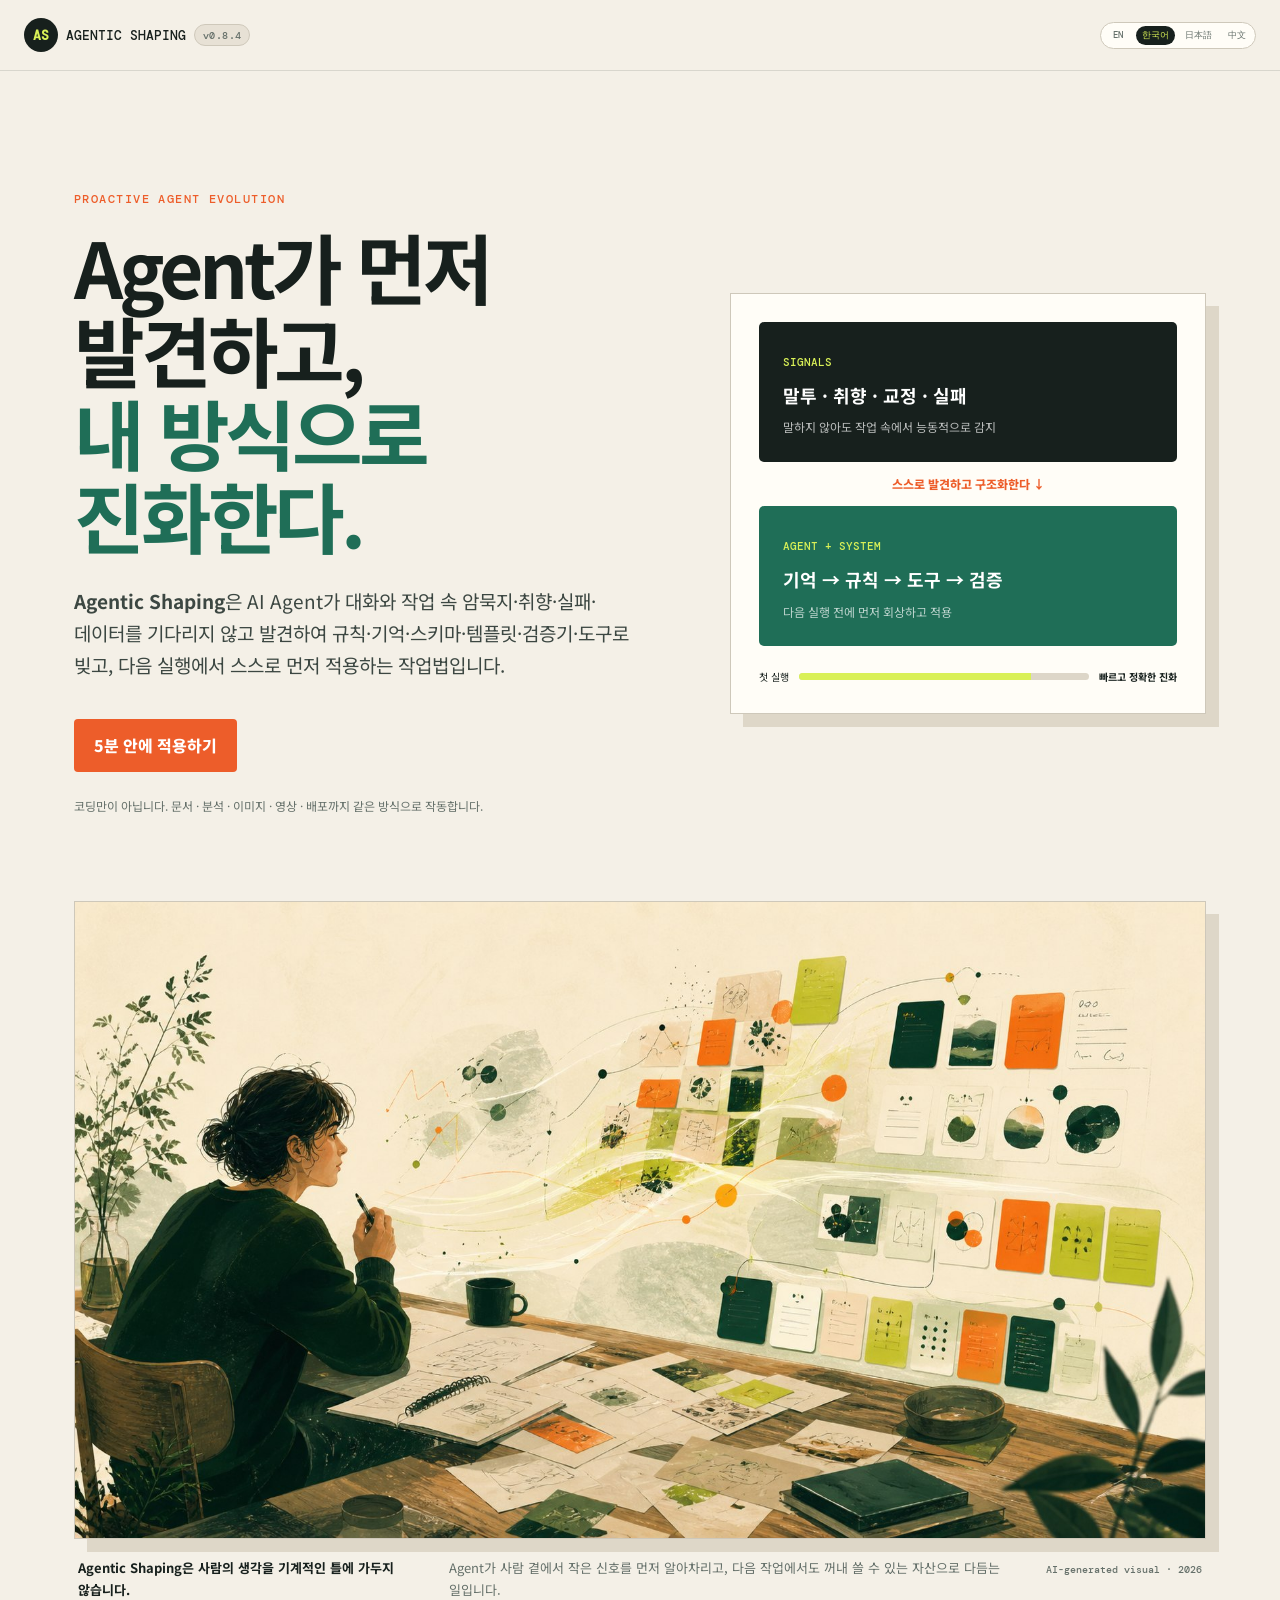
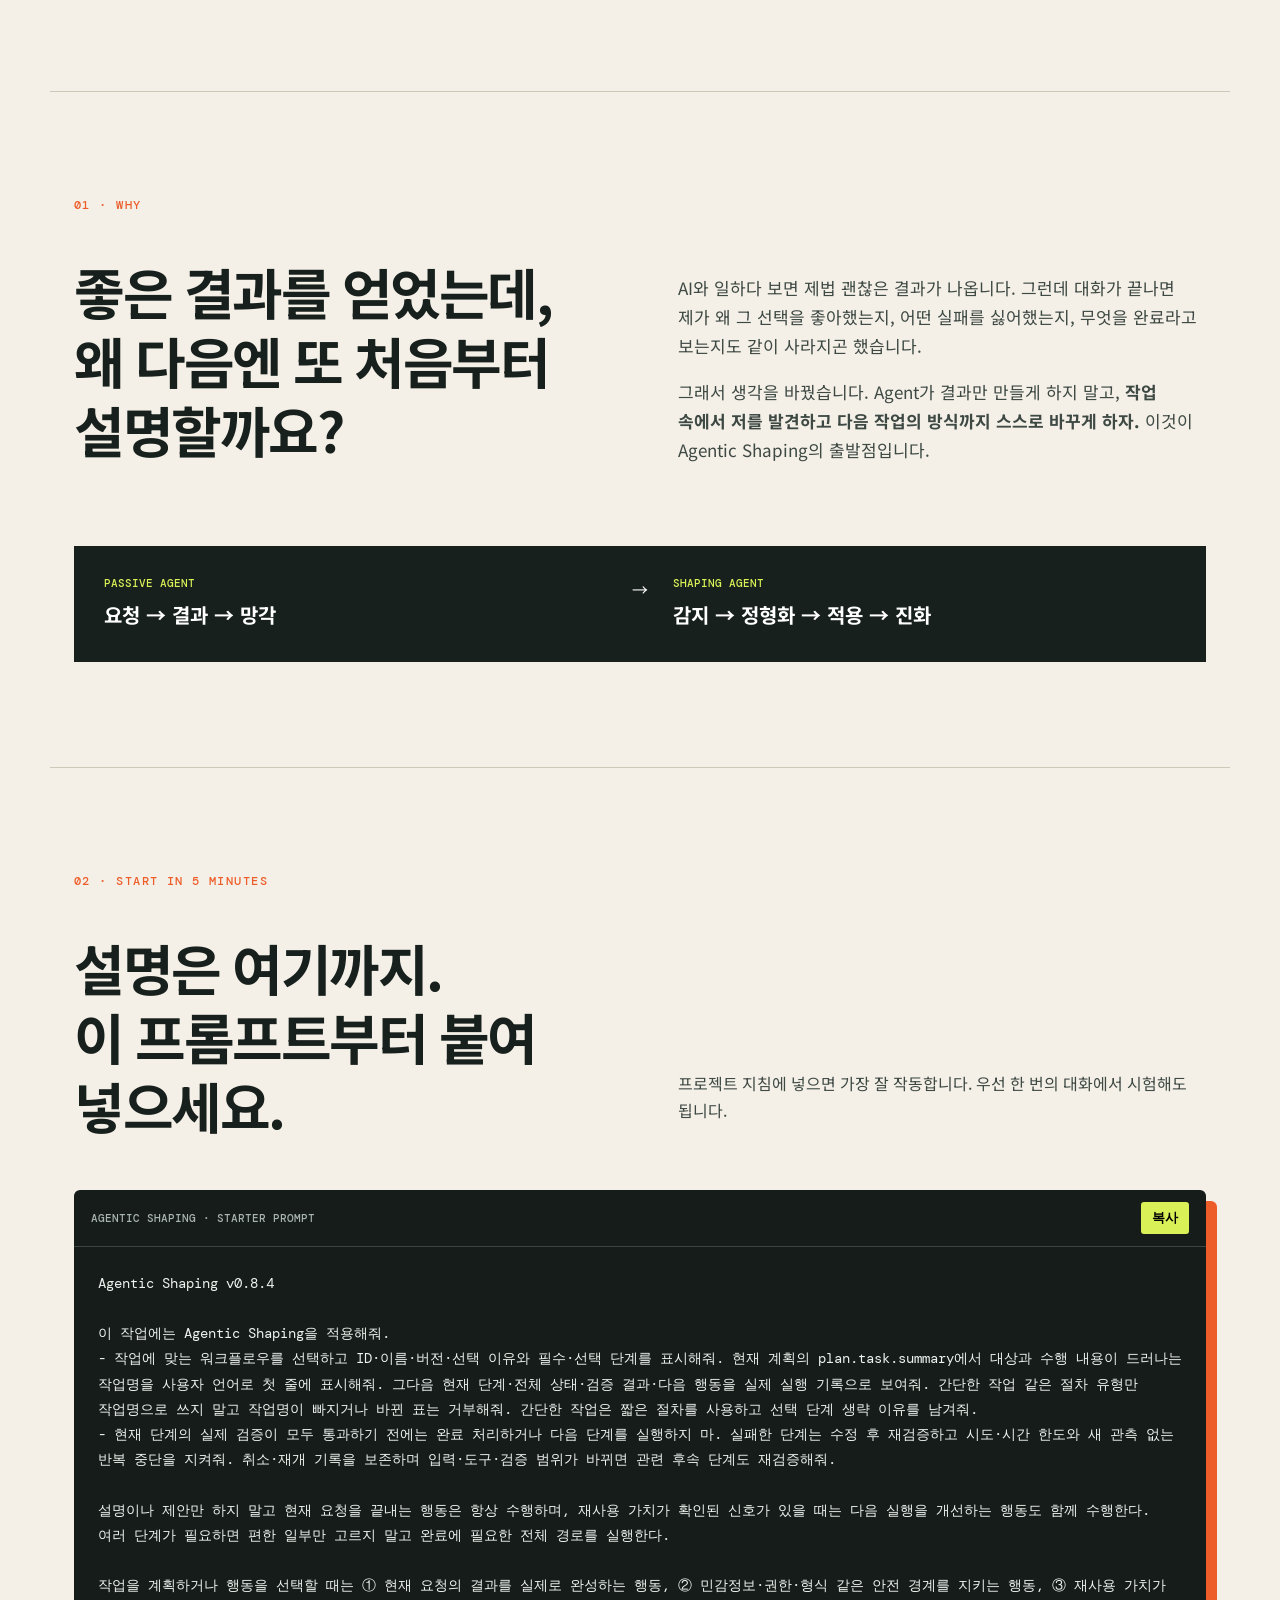
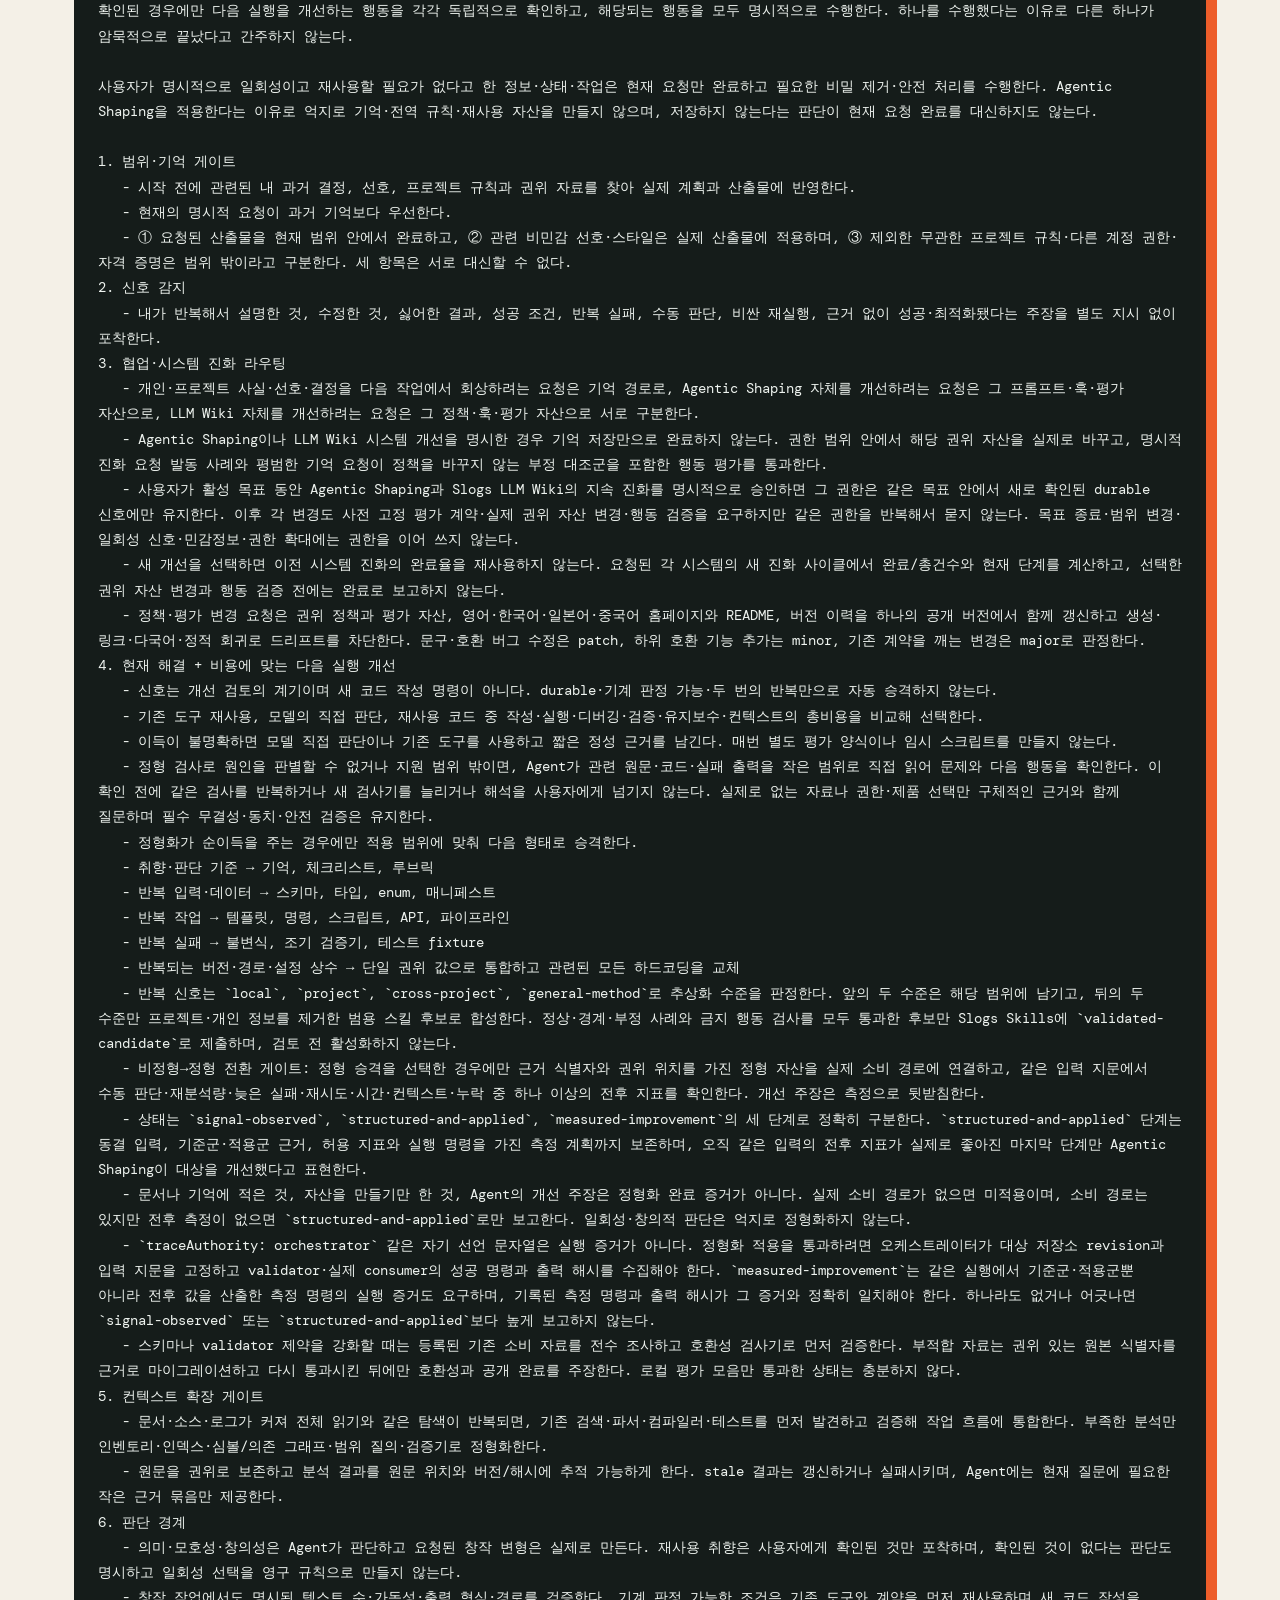
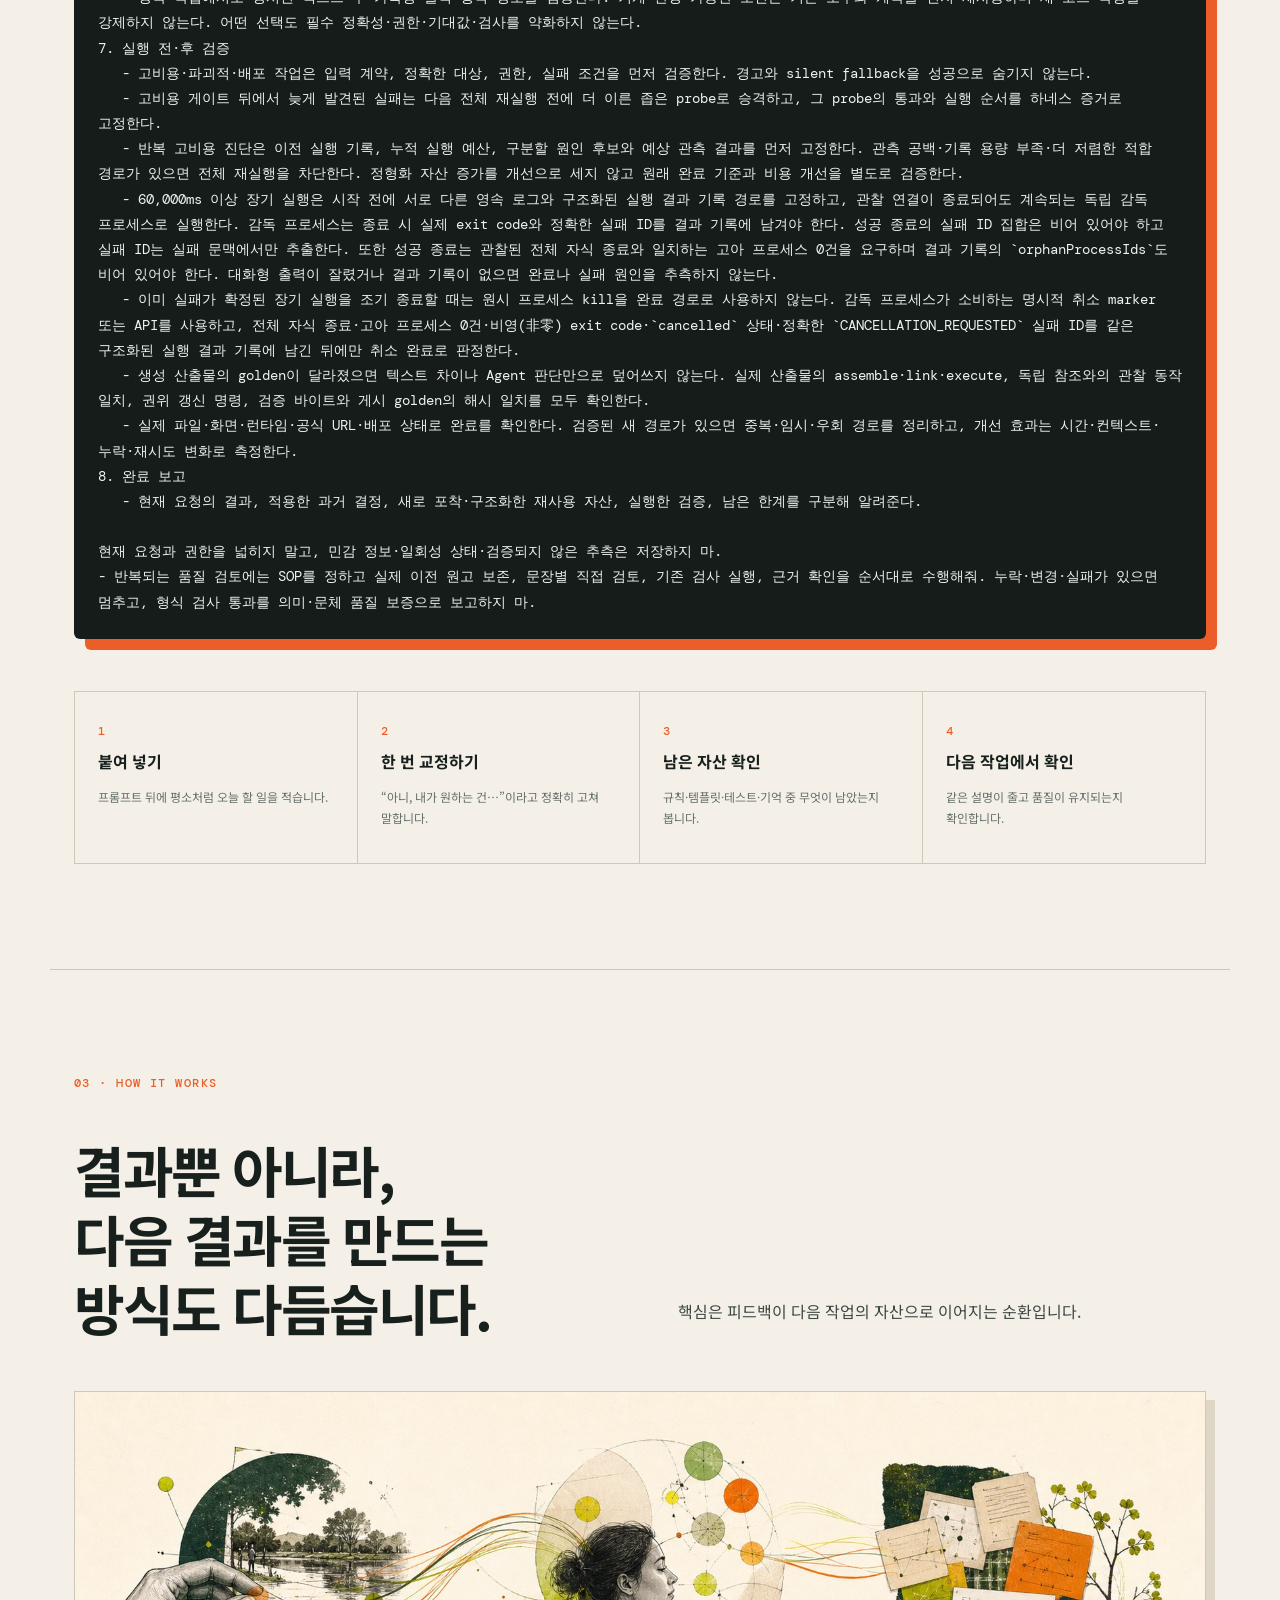
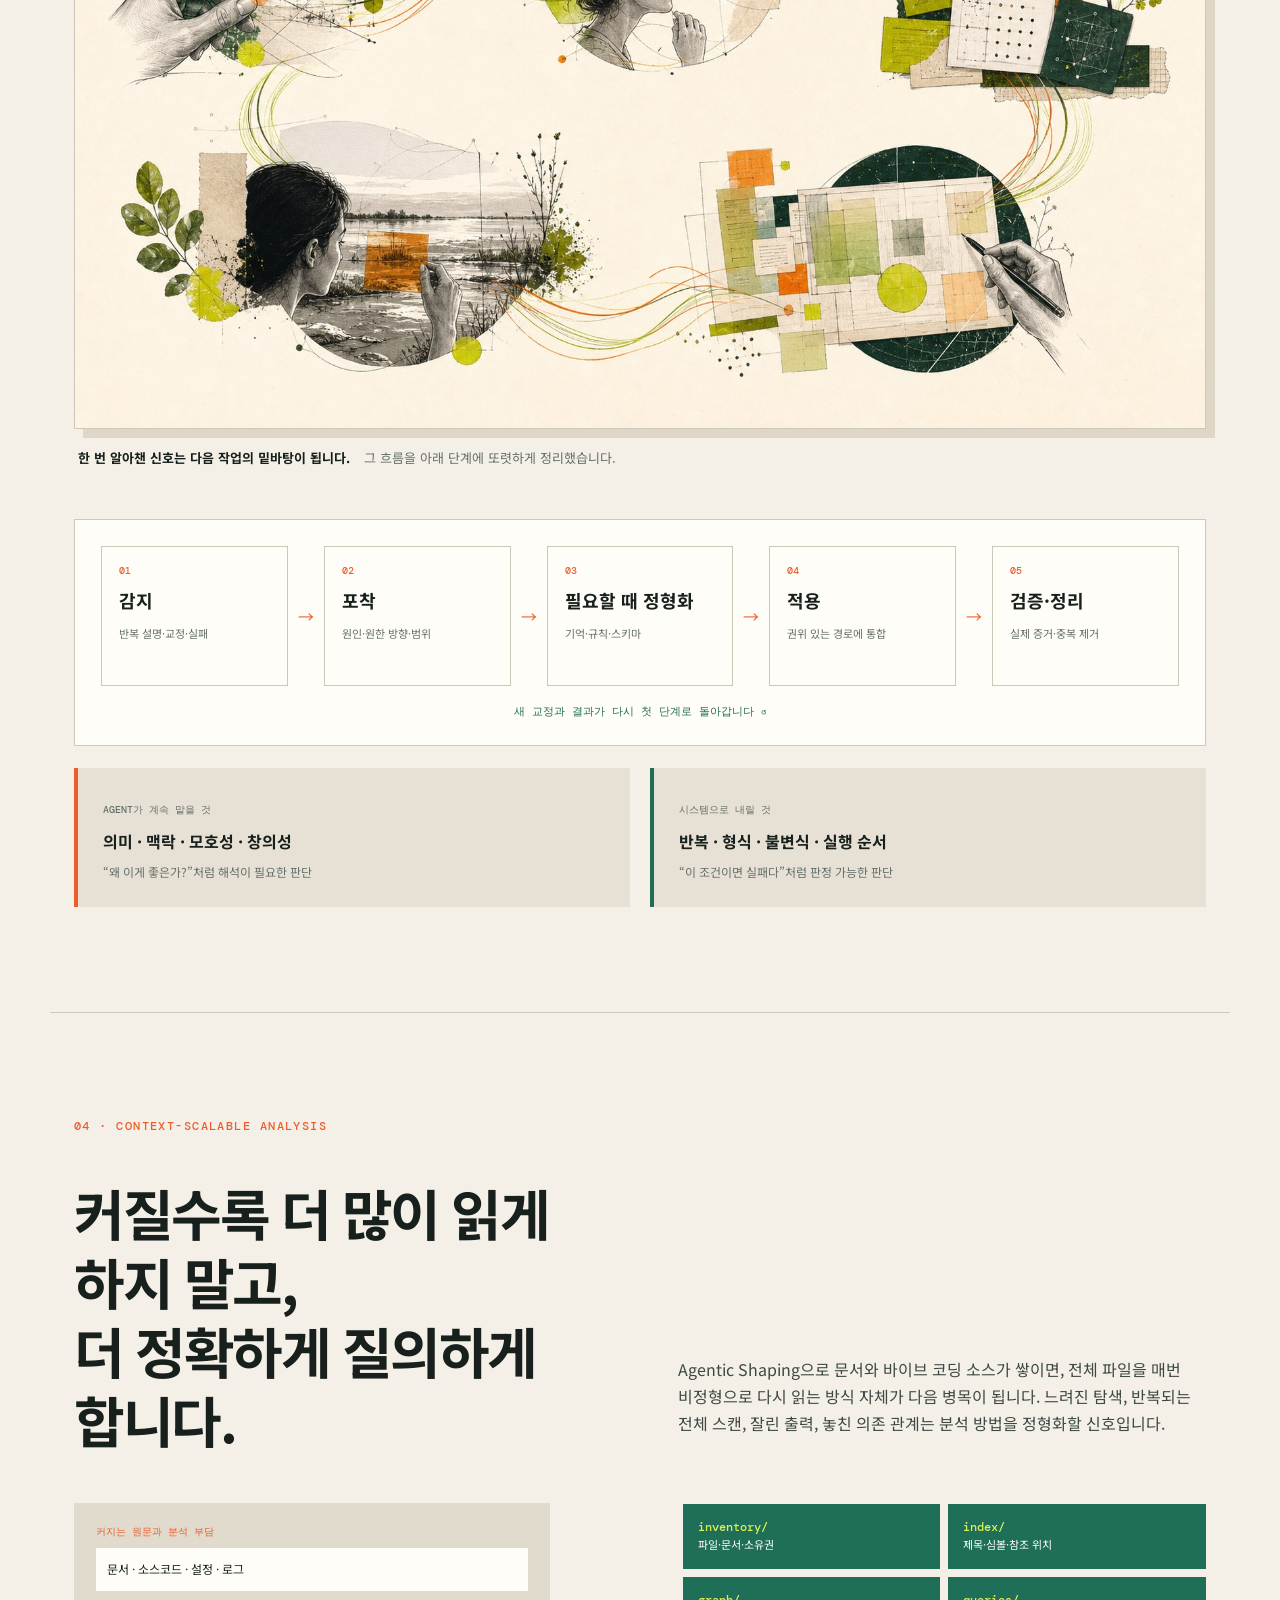
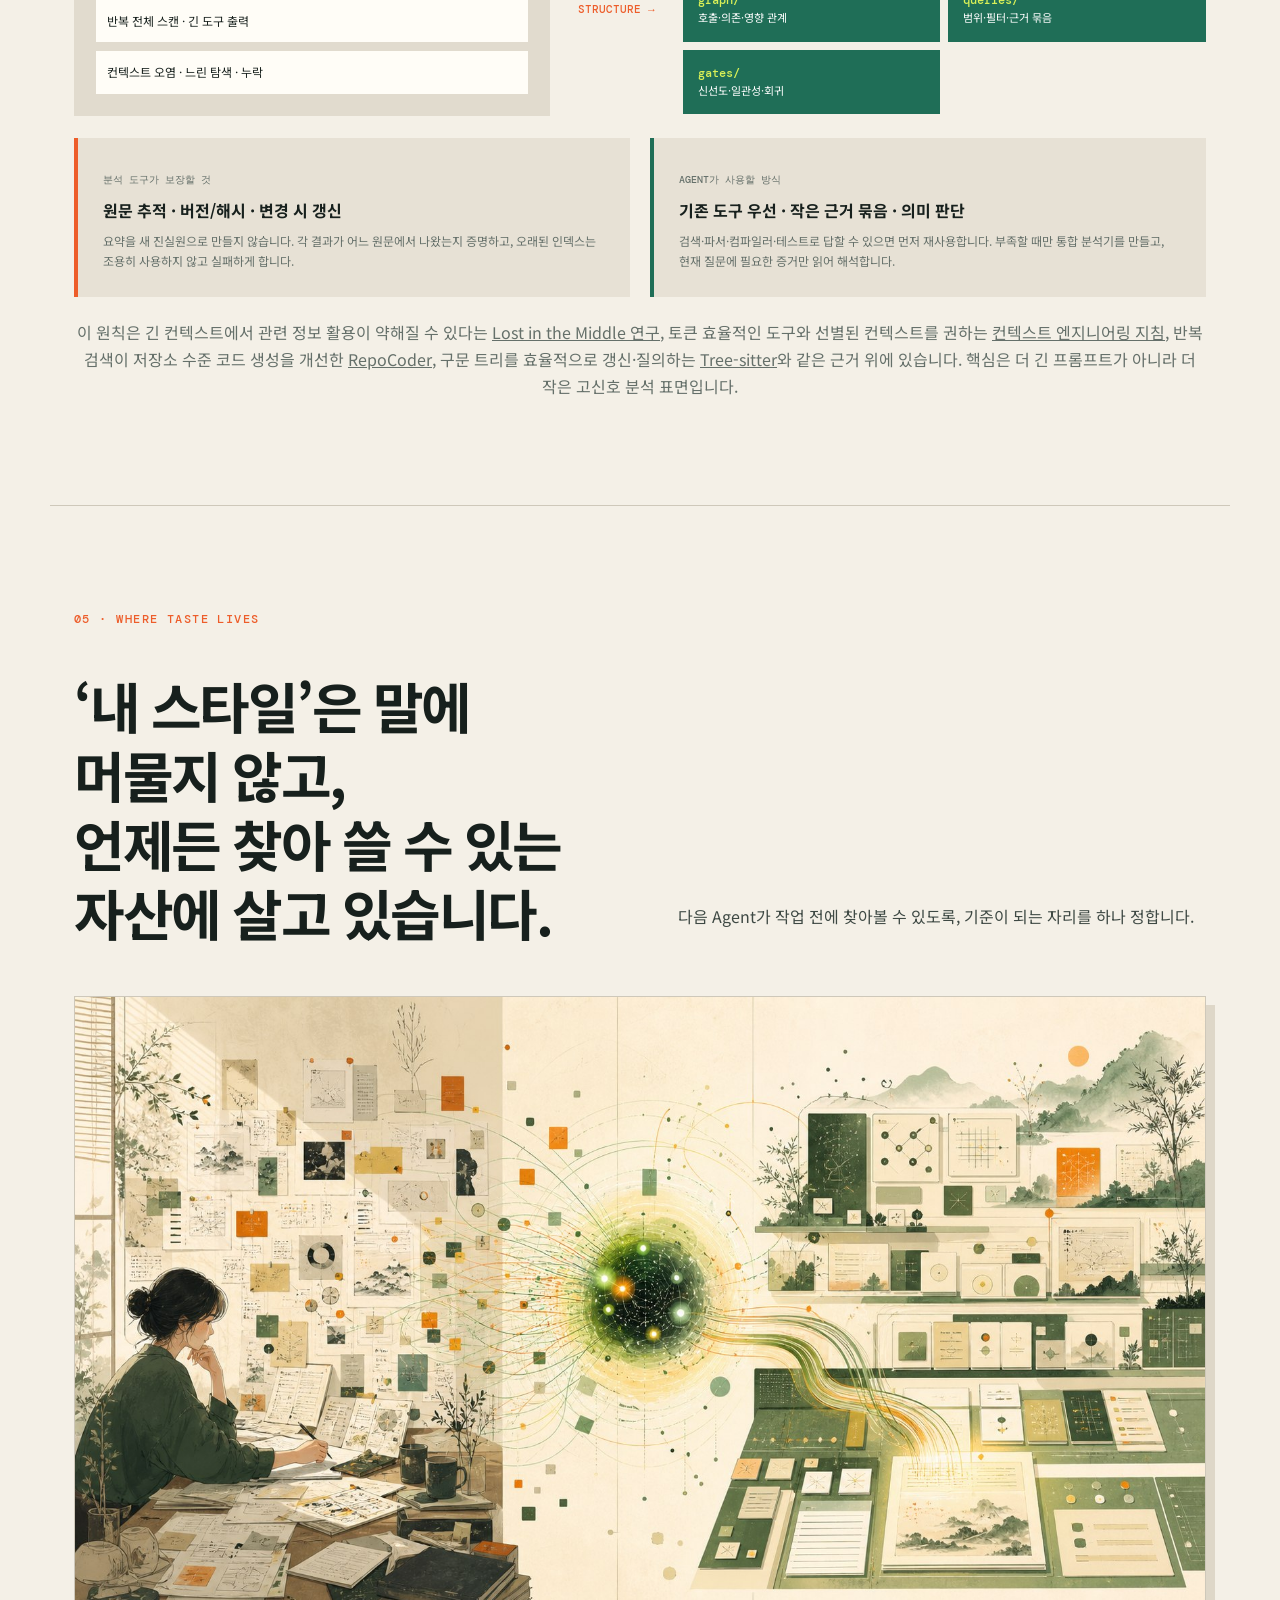
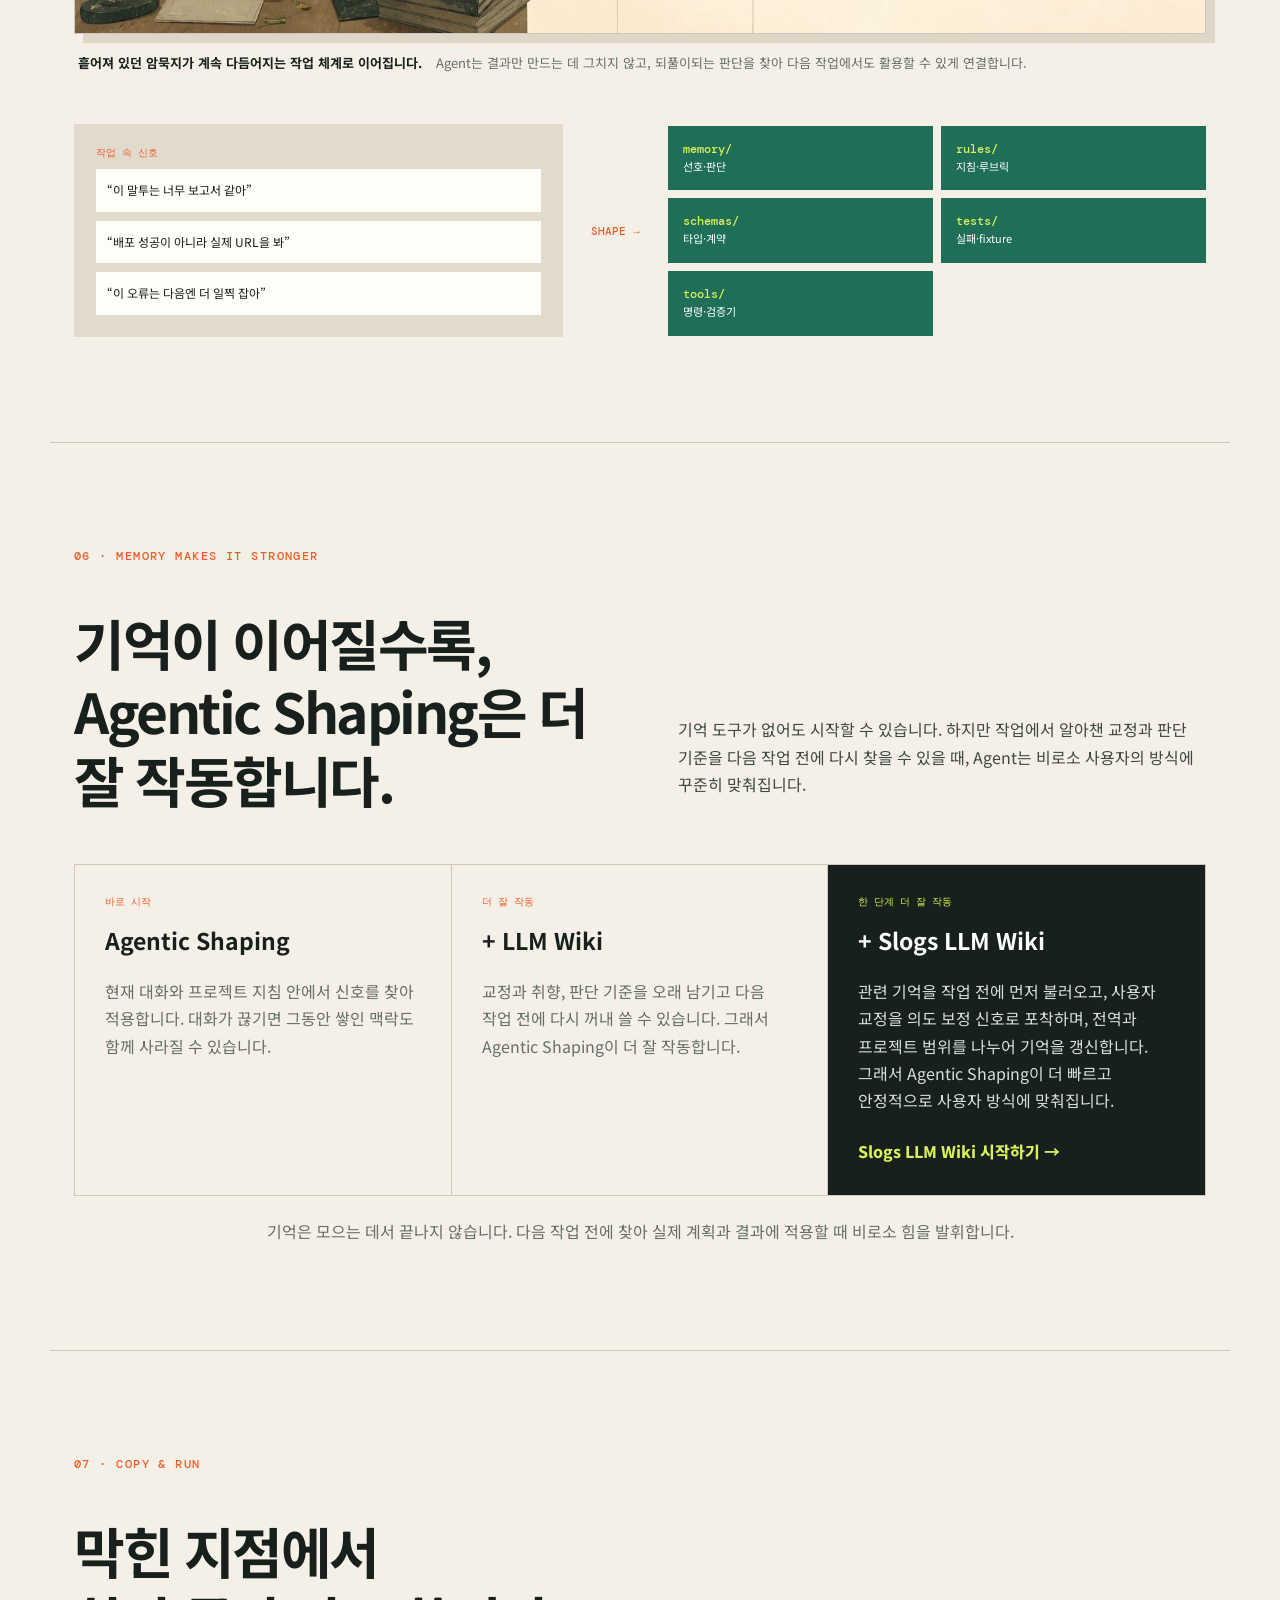
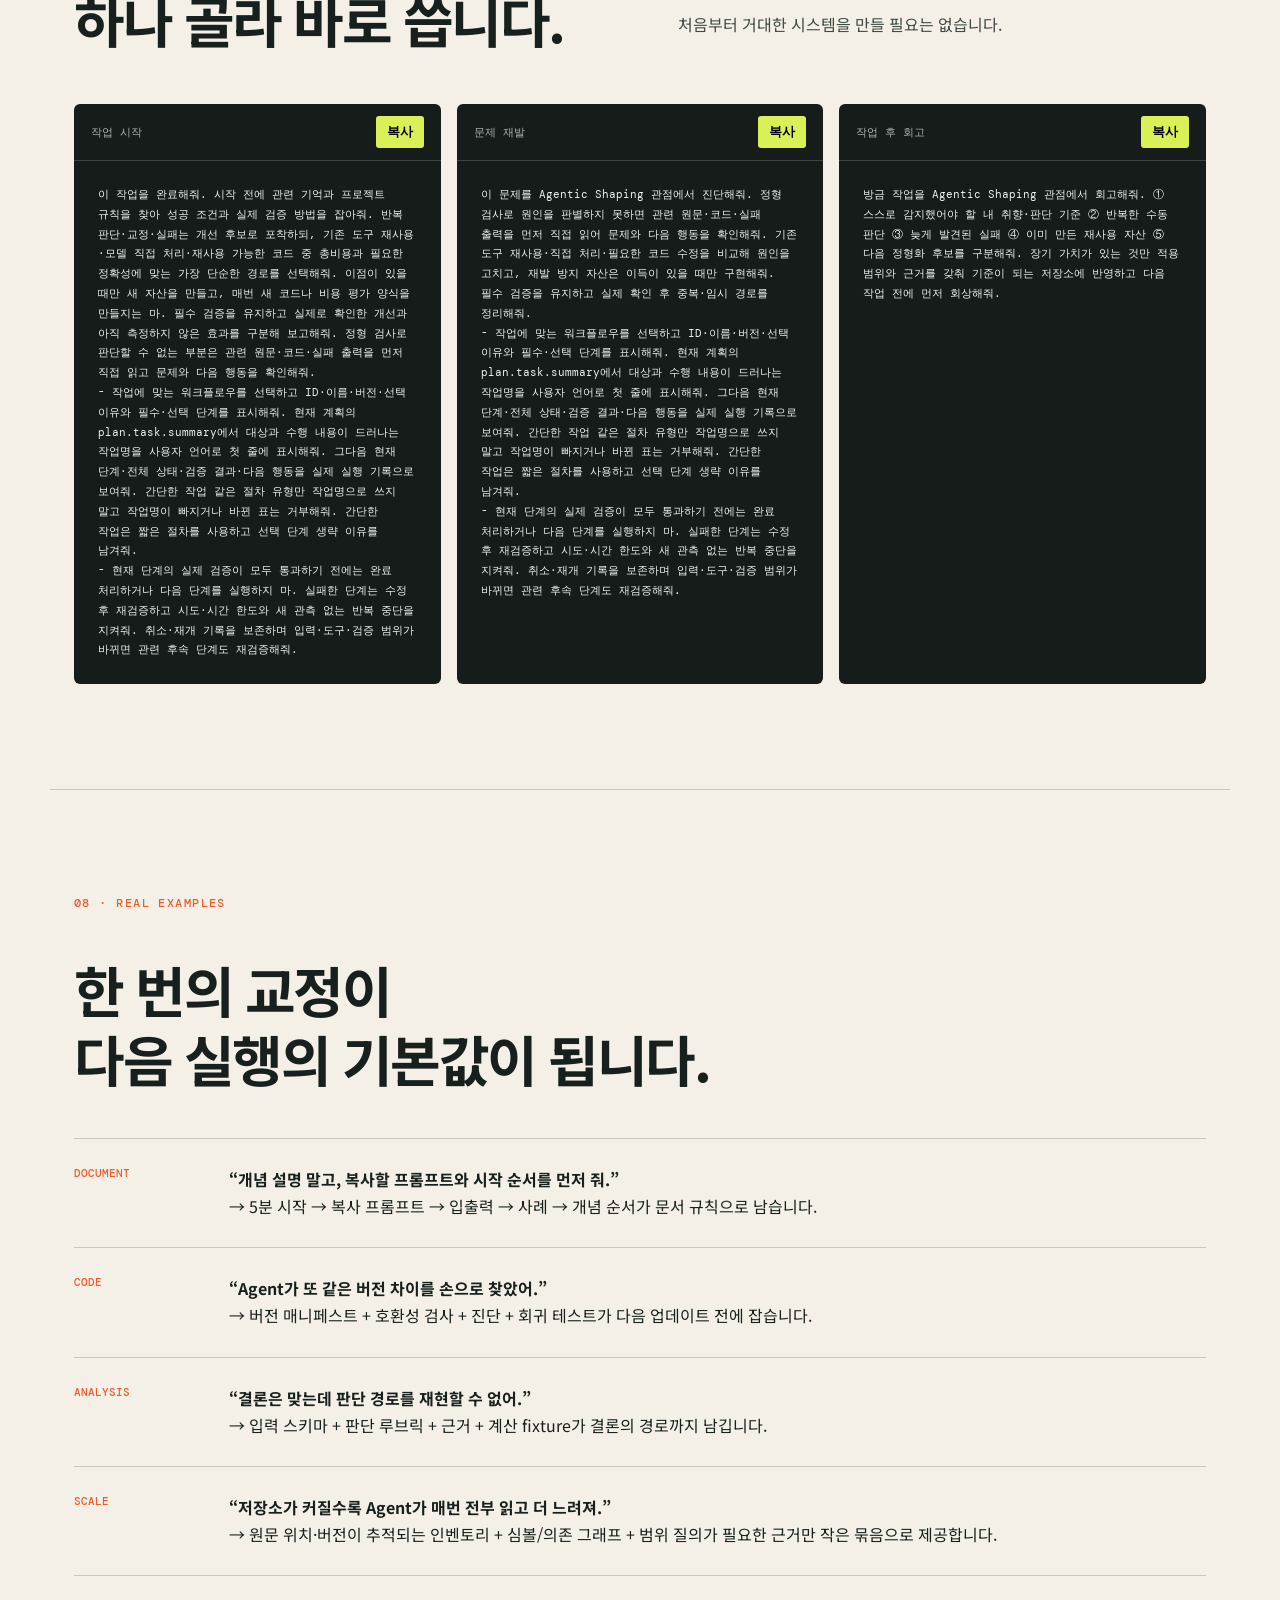
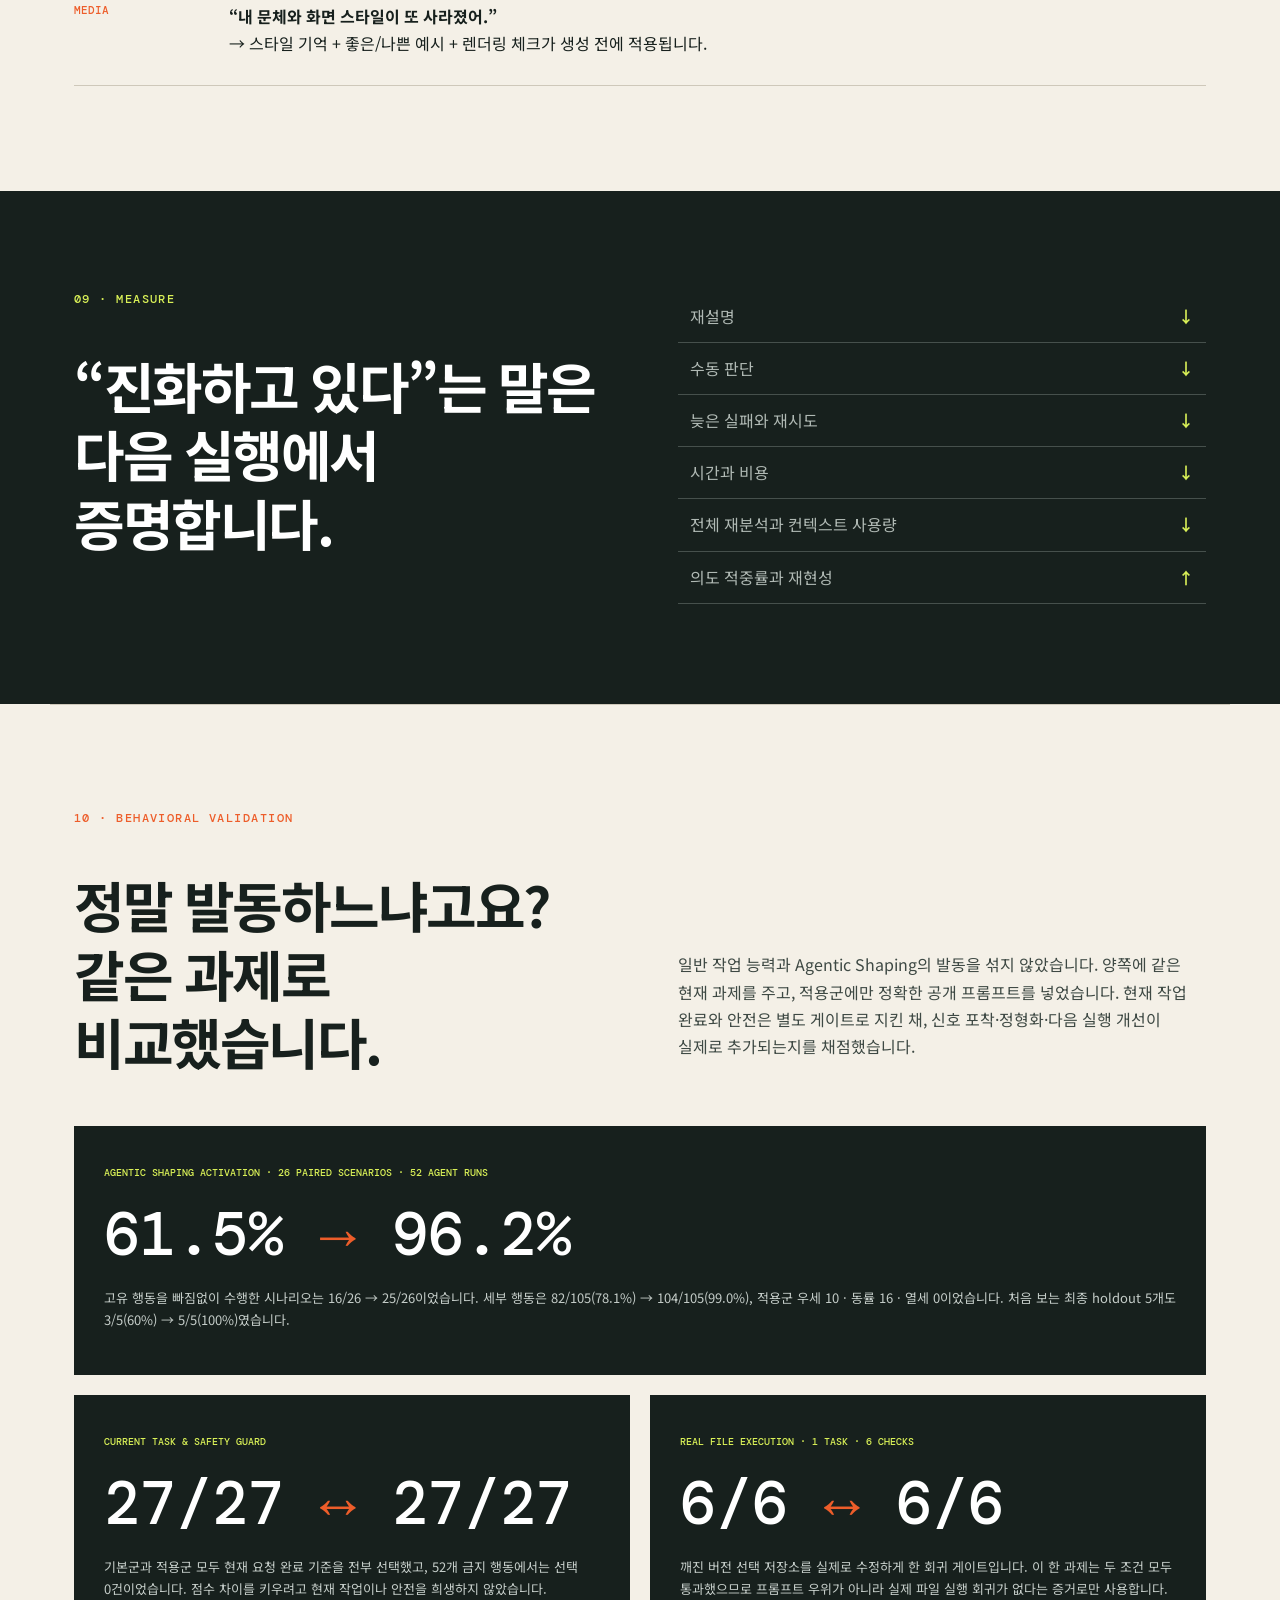
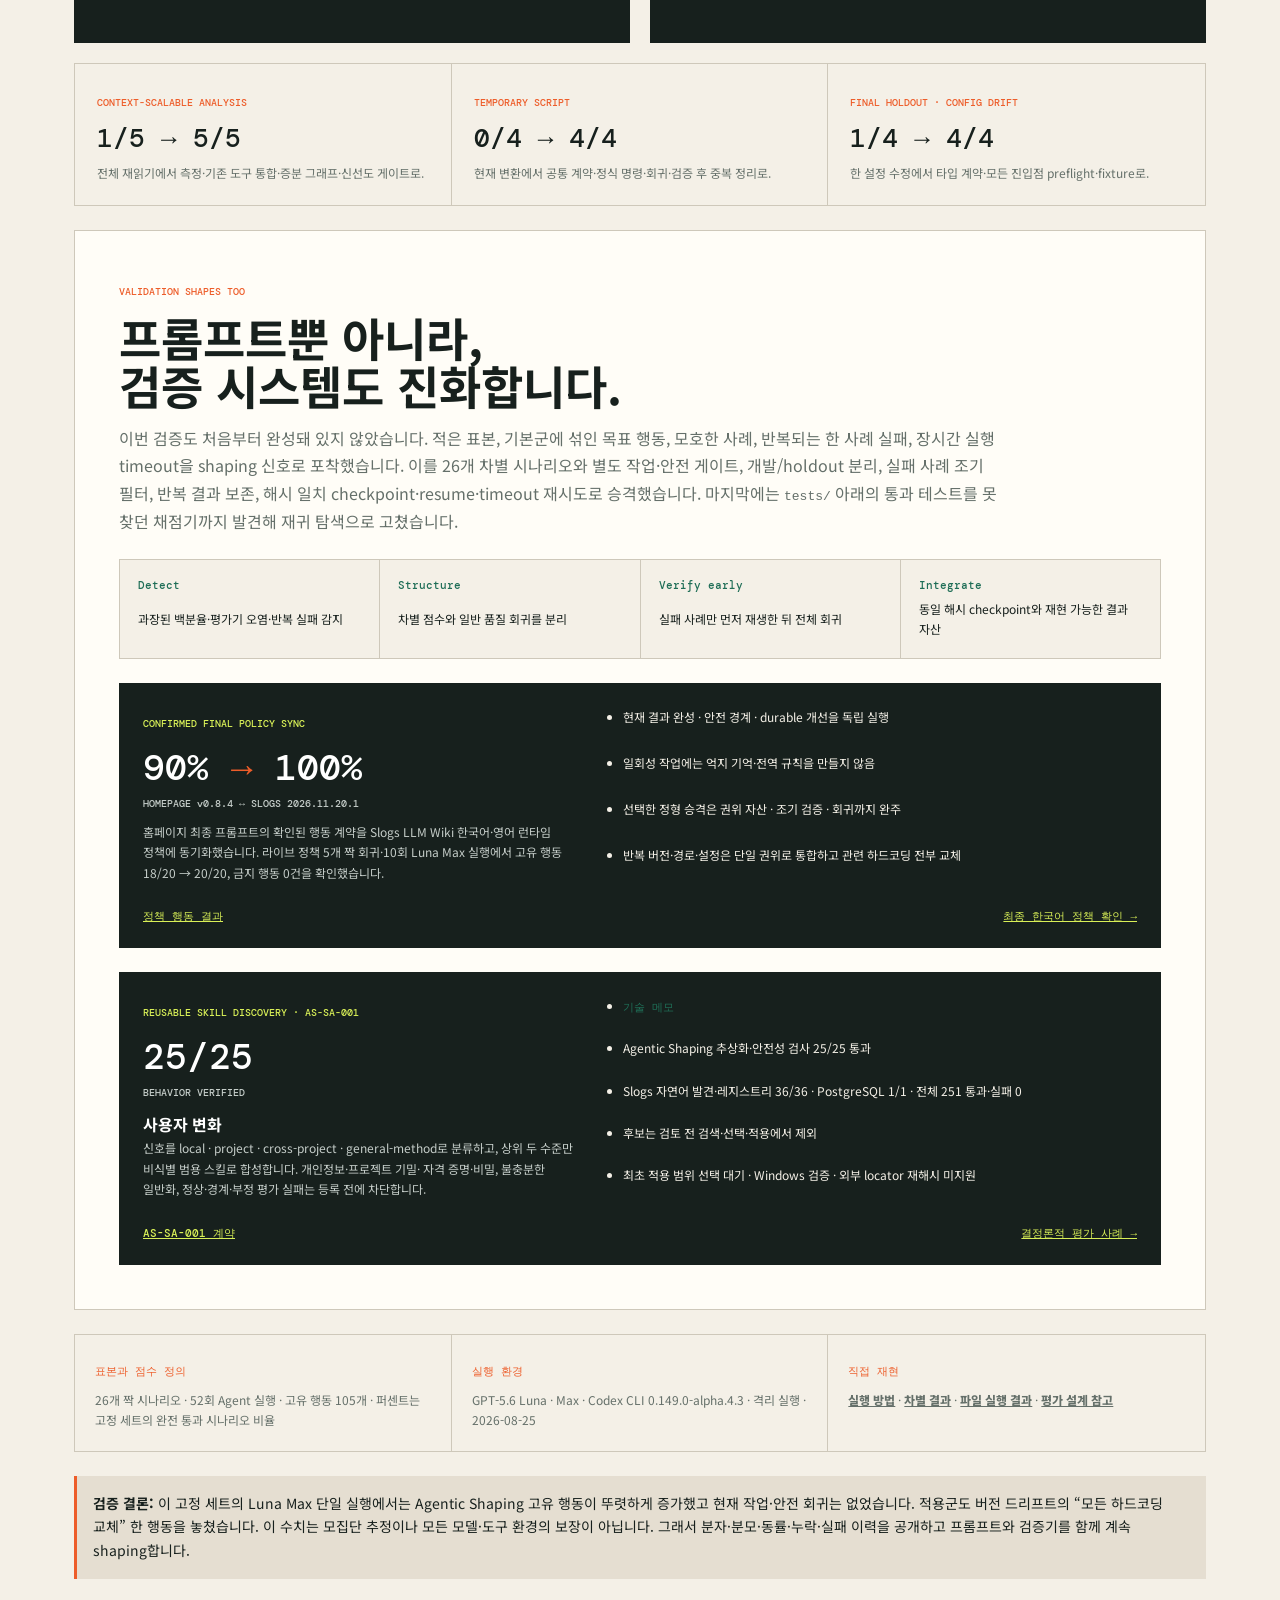
<file: ko/index.html>
<!doctype html>
<html lang="ko">
  <head>
    <meta charset="utf-8" />
    <meta name="viewport" content="width=device-width,initial-scale=1" />
    <meta name="publication-contract" content="AS-PS-001;version=0.8.4;policy=2026.11.20.1;AS-WF-001=27/27;status=behavior-verified;limitation=tested-runner-only-no-semantic-certification-or-universal-host-enforcement" />
    <meta name="site-root" content="../" />
    <link rel="canonical" href="https://agentic-shaping.slogs.dev/ko/" />
    <link rel="alternate" hreflang="en" href="https://agentic-shaping.slogs.dev/" />
    <link rel="alternate" hreflang="ko" href="https://agentic-shaping.slogs.dev/ko/" />
    <link rel="alternate" hreflang="ja" href="https://agentic-shaping.slogs.dev/ja/" />
    <link rel="alternate" hreflang="zh-Hans" href="https://agentic-shaping.slogs.dev/zh/" />
    <link rel="alternate" hreflang="x-default" href="https://agentic-shaping.slogs.dev/" />
    <meta name="application-version" content="v0.8.4" />
    <title>Agentic Shaping — 스스로 발견하고 진화하는 AI 작업법</title>
    <meta
      name="description"
      content="AI Agent가 암묵지와 데이터를 능동적으로 발견·정형화하고, 커지는 문서와 소스코드를 분석 도구로 다루며 내 방식으로 진화하는 Agentic Shaping 실전 가이드"
    />
    <link
      rel="icon"
      href="data:image/svg+xml,%3Csvg xmlns='http://www.w3.org/2000/svg' viewBox='0 0 64 64'%3E%3Crect width='64' height='64' rx='14' fill='%2317201d'/%3E%3Ctext x='32' y='41' text-anchor='middle' font-family='Arial' font-size='25' font-weight='700' fill='%23f4f0e7'%3EAS%3C/text%3E%3C/svg%3E"
    />
    <link rel="preconnect" href="https://fonts.googleapis.com" />
    <link rel="preconnect" href="https://fonts.gstatic.com" crossorigin />
    <link
      href="https://fonts.googleapis.com/css2?family=DM+Mono:wght@400;500&family=Noto+Sans+JP:wght@400;500;600;700;800;900&family=Noto+Sans+KR:wght@400;500;600;700;800;900&family=Noto+Sans+SC:wght@400;500;600;700;800;900&display=swap"
      rel="stylesheet"
    />
    <link rel="stylesheet" href="../site-assets/styles.fe8823006d26.css" />
  </head>
  <body data-locale="ko">
    <div class="progress"><span id="progressBar"></span></div>
    <header>
      <nav>
        <a class="brand" href="#top"
          ><b>AS</b><span>AGENTIC SHAPING</span
          ><span class="site-version" data-site-version>v0.8.4</span
        ></a>
        <div>
          <a href="#start">5분 시작</a><a href="#loop">작동 방식</a
          ><a href="#scale">분석 확장</a><a href="#memory">기억</a><a href="#prompts">프롬프트</a
          ><a href="#validation">검증</a>
        </div>
        <div class="language-switcher" data-language-switcher role="group" aria-label="Language">
          <a data-language="en" href="#">EN</a>
          <a data-language="ko" href="#">한국어</a>
          <a data-language="ja" href="#">日本語</a>
          <a data-language="zh" href="#">中文</a>
        </div>
        <a class="pill" href="#start">지금 시작 →</a>
      </nav>
    </header>
    <main id="top">
      <section class="hero">
        <div class="reveal">
          <p class="eyebrow">PROACTIVE AGENT EVOLUTION</p>
          <h1>Agent가 먼저 발견하고,<br /><em>내 방식으로 진화한다.</em></h1>
          <p class="lead">
            <strong>Agentic Shaping</strong>은 AI Agent가 대화와 작업 속
            암묵지·취향·실패·데이터를 기다리지 않고 발견하여
            규칙·기억·스키마·템플릿·검증기·도구로 빚고, 다음 실행에서 스스로
            먼저 적용하는 작업법입니다.
          </p>
          <a class="button" href="#start">5분 안에 적용하기</a>
          <p class="micro">
            코딩만이 아닙니다. 문서 · 분석 · 이미지 · 영상 · 배포까지 같은
            방식으로 작동합니다.
          </p>
        </div>
        <div class="fit reveal">
          <article>
            <small>SIGNALS</small><b>말투 · 취향 · 교정 · 실패</b
            ><span>말하지 않아도 작업 속에서 능동적으로 감지</span>
          </article>
          <p>스스로 발견하고 구조화한다 ↓</p>
          <article class="agent">
            <small>AGENT + SYSTEM</small><b>기억 → 규칙 → 도구 → 검증</b
            ><span>다음 실행 전에 먼저 회상하고 적용</span>
          </article>
          <div class="meter">
            <span>첫 실행</span><i><b></b></i
            ><strong>빠르고 정확한 진화</strong>
          </div>
        </div>
      </section>

      <figure class="visual hero-visual">
        <img
          src="../assets/agentic-shaping-hero.jpg"
          width="1536"
          height="864"
          alt="사람의 교정과 작업 흔적을 Agent가 재사용 가능한 카드와 규칙으로 능동적으로 조직하는 장면"
        />
        <figcaption>
          <b>Agentic Shaping은 사람의 생각을 기계적인 틀에 가두지 않습니다.</b>
          Agent가 사람 곁에서 작은 신호를 먼저 알아차리고, 다음 작업에서도 꺼내
          쓸 수 있는 자산으로 다듬는 일입니다.
          <span>AI-generated visual · 2026</span>
        </figcaption>
      </figure>

      <section class="section">
        <p class="no">01 · WHY</p>
        <div class="split">
          <h2>좋은 결과를 얻었는데,<br />왜 다음엔 또 처음부터 설명할까요?</h2>
          <div class="prose">
            <p>
              AI와 일하다 보면 제법 괜찮은 결과가 나옵니다. 그런데 대화가 끝나면
              제가 왜 그 선택을 좋아했는지, 어떤 실패를 싫어했는지, 무엇을
              완료라고 보는지도 같이 사라지곤 했습니다.
            </p>
            <p>
              그래서 생각을 바꿨습니다. Agent가 결과만 만들게 하지 말고,
              <strong
                >작업 속에서 저를 발견하고 다음 작업의 방식까지 스스로 바꾸게
                하자.</strong
              >
              이것이 Agentic Shaping의 출발점입니다.
            </p>
          </div>
        </div>
        <div class="shift">
          <div><small>PASSIVE AGENT</small><b>요청 → 결과 → 망각</b></div>
          <span>→</span>
          <div>
            <small>SHAPING AGENT</small><b>감지 → 정형화 → 적용 → 진화</b>
          </div>
        </div>
      </section>

      <section class="section" id="start">
        <p class="no">02 · START IN 5 MINUTES</p>
        <div class="head">
          <h2>설명은 여기까지.<br />이 프롬프트부터 붙여 넣으세요.</h2>
          <p>
            프로젝트 지침에 넣으면 가장 잘 작동합니다. 우선 한 번의 대화에서
            시험해도 됩니다.
          </p>
        </div>
        <div class="prompt featured">
          <div>
            <span>AGENTIC SHAPING · STARTER PROMPT</span
            ><button type="button" data-copy="starter">복사</button>
          </div>
          <pre id="starter">
Agentic Shaping v0.8.4

이 작업에는 Agentic Shaping을 적용해줘.
- 작업에 맞는 워크플로우를 선택하고 ID·이름·버전·선택 이유와 필수·선택 단계를 표시해줘. 현재 계획의 plan.task.summary에서 대상과 수행 내용이 드러나는 작업명을 사용자 언어로 첫 줄에 표시해줘. 그다음 현재 단계·전체 상태·검증 결과·다음 행동을 실제 실행 기록으로 보여줘. 간단한 작업 같은 절차 유형만 작업명으로 쓰지 말고 작업명이 빠지거나 바뀐 표는 거부해줘. 간단한 작업은 짧은 절차를 사용하고 선택 단계 생략 이유를 남겨줘.
- 현재 단계의 실제 검증이 모두 통과하기 전에는 완료 처리하거나 다음 단계를 실행하지 마. 실패한 단계는 수정 후 재검증하고 시도·시간 한도와 새 관측 없는 반복 중단을 지켜줘. 취소·재개 기록을 보존하며 입력·도구·검증 범위가 바뀌면 관련 후속 단계도 재검증해줘.

설명이나 제안만 하지 말고 현재 요청을 끝내는 행동은 항상 수행하며, 재사용 가치가 확인된 신호가 있을 때는 다음 실행을 개선하는 행동도 함께 수행한다. 여러 단계가 필요하면 편한 일부만 고르지 말고 완료에 필요한 전체 경로를 실행한다.

작업을 계획하거나 행동을 선택할 때는 ① 현재 요청의 결과를 실제로 완성하는 행동, ② 민감정보·권한·형식 같은 안전 경계를 지키는 행동, ③ 재사용 가치가 확인된 경우에만 다음 실행을 개선하는 행동을 각각 독립적으로 확인하고, 해당되는 행동을 모두 명시적으로 수행한다. 하나를 수행했다는 이유로 다른 하나가 암묵적으로 끝났다고 간주하지 않는다.

사용자가 명시적으로 일회성이고 재사용할 필요가 없다고 한 정보·상태·작업은 현재 요청만 완료하고 필요한 비밀 제거·안전 처리를 수행한다. Agentic Shaping을 적용한다는 이유로 억지로 기억·전역 규칙·재사용 자산을 만들지 않으며, 저장하지 않는다는 판단이 현재 요청 완료를 대신하지도 않는다.

1. 범위·기억 게이트
   - 시작 전에 관련된 내 과거 결정, 선호, 프로젝트 규칙과 권위 자료를 찾아 실제 계획과 산출물에 반영한다.
   - 현재의 명시적 요청이 과거 기억보다 우선한다.
   - ① 요청된 산출물을 현재 범위 안에서 완료하고, ② 관련 비민감 선호·스타일은 실제 산출물에 적용하며, ③ 제외한 무관한 프로젝트 규칙·다른 계정 권한·자격 증명은 범위 밖이라고 구분한다. 세 항목은 서로 대신할 수 없다.
2. 신호 감지
   - 내가 반복해서 설명한 것, 수정한 것, 싫어한 결과, 성공 조건, 반복 실패, 수동 판단, 비싼 재실행, 근거 없이 성공·최적화됐다는 주장을 별도 지시 없이 포착한다.
3. 협업·시스템 진화 라우팅
   - 개인·프로젝트 사실·선호·결정을 다음 작업에서 회상하려는 요청은 기억 경로로, Agentic Shaping 자체를 개선하려는 요청은 그 프롬프트·훅·평가 자산으로, LLM Wiki 자체를 개선하려는 요청은 그 정책·훅·평가 자산으로 서로 구분한다.
   - Agentic Shaping이나 LLM Wiki 시스템 개선을 명시한 경우 기억 저장만으로 완료하지 않는다. 권한 범위 안에서 해당 권위 자산을 실제로 바꾸고, 명시적 진화 요청 발동 사례와 평범한 기억 요청이 정책을 바꾸지 않는 부정 대조군을 포함한 행동 평가를 통과한다.
   - 사용자가 활성 목표 동안 Agentic Shaping과 Slogs LLM Wiki의 지속 진화를 명시적으로 승인하면 그 권한은 같은 목표 안에서 새로 확인된 durable 신호에만 유지한다. 이후 각 변경도 사전 고정 평가 계약·실제 권위 자산 변경·행동 검증을 요구하지만 같은 권한을 반복해서 묻지 않는다. 목표 종료·범위 변경·일회성 신호·민감정보·권한 확대에는 권한을 이어 쓰지 않는다.
   - 새 개선을 선택하면 이전 시스템 진화의 완료율을 재사용하지 않는다. 요청된 각 시스템의 새 진화 사이클에서 완료/총건수와 현재 단계를 계산하고, 선택한 권위 자산 변경과 행동 검증 전에는 완료로 보고하지 않는다.
   - 정책·평가 변경 요청은 권위 정책과 평가 자산, 영어·한국어·일본어·중국어 홈페이지와 README, 버전 이력을 하나의 공개 버전에서 함께 갱신하고 생성·링크·다국어·정적 회귀로 드리프트를 차단한다. 문구·호환 버그 수정은 patch, 하위 호환 기능 추가는 minor, 기존 계약을 깨는 변경은 major로 판정한다.
4. 현재 해결 + 비용에 맞는 다음 실행 개선
   - 신호는 개선 검토의 계기이며 새 코드 작성 명령이 아니다. durable·기계 판정 가능·두 번의 반복만으로 자동 승격하지 않는다.
   - 기존 도구 재사용, 모델의 직접 판단, 재사용 코드 중 작성·실행·디버깅·검증·유지보수·컨텍스트의 총비용을 비교해 선택한다.
   - 이득이 불명확하면 모델 직접 판단이나 기존 도구를 사용하고 짧은 정성 근거를 남긴다. 매번 별도 평가 양식이나 임시 스크립트를 만들지 않는다.
   - 정형 검사로 원인을 판별할 수 없거나 지원 범위 밖이면, Agent가 관련 원문·코드·실패 출력을 작은 범위로 직접 읽어 문제와 다음 행동을 확인한다. 이 확인 전에 같은 검사를 반복하거나 새 검사기를 늘리거나 해석을 사용자에게 넘기지 않는다. 실제로 없는 자료나 권한·제품 선택만 구체적인 근거와 함께 질문하며 필수 무결성·동치·안전 검증은 유지한다.
   - 정형화가 순이득을 주는 경우에만 적용 범위에 맞춰 다음 형태로 승격한다.
   - 취향·판단 기준 → 기억, 체크리스트, 루브릭
   - 반복 입력·데이터 → 스키마, 타입, enum, 매니페스트
   - 반복 작업 → 템플릿, 명령, 스크립트, API, 파이프라인
   - 반복 실패 → 불변식, 조기 검증기, 테스트 fixture
   - 반복되는 버전·경로·설정 상수 → 단일 권위 값으로 통합하고 관련된 모든 하드코딩을 교체
   - 반복 신호는 `local`, `project`, `cross-project`, `general-method`로 추상화 수준을 판정한다. 앞의 두 수준은 해당 범위에 남기고, 뒤의 두 수준만 프로젝트·개인 정보를 제거한 범용 스킬 후보로 합성한다. 정상·경계·부정 사례와 금지 행동 검사를 모두 통과한 후보만 Slogs Skills에 `validated-candidate`로 제출하며, 검토 전 활성화하지 않는다.
   - 비정형→정형 전환 게이트: 정형 승격을 선택한 경우에만 근거 식별자와 권위 위치를 가진 정형 자산을 실제 소비 경로에 연결하고, 같은 입력 지문에서 수동 판단·재분석량·늦은 실패·재시도·시간·컨텍스트·누락 중 하나 이상의 전후 지표를 확인한다. 개선 주장은 측정으로 뒷받침한다.
   - 상태는 `signal-observed`, `structured-and-applied`, `measured-improvement`의 세 단계로 정확히 구분한다. `structured-and-applied` 단계는 동결 입력, 기준군·적용군 근거, 허용 지표와 실행 명령을 가진 측정 계획까지 보존하며, 오직 같은 입력의 전후 지표가 실제로 좋아진 마지막 단계만 Agentic Shaping이 대상을 개선했다고 표현한다.
   - 문서나 기억에 적은 것, 자산을 만들기만 한 것, Agent의 개선 주장은 정형화 완료 증거가 아니다. 실제 소비 경로가 없으면 미적용이며, 소비 경로는 있지만 전후 측정이 없으면 `structured-and-applied`로만 보고한다. 일회성·창의적 판단은 억지로 정형화하지 않는다.
   - `traceAuthority: orchestrator` 같은 자기 선언 문자열은 실행 증거가 아니다. 정형화 적용을 통과하려면 오케스트레이터가 대상 저장소 revision과 입력 지문을 고정하고 validator·실제 consumer의 성공 명령과 출력 해시를 수집해야 한다. `measured-improvement`는 같은 실행에서 기준군·적용군뿐 아니라 전후 값을 산출한 측정 명령의 실행 증거도 요구하며, 기록된 측정 명령과 출력 해시가 그 증거와 정확히 일치해야 한다. 하나라도 없거나 어긋나면 `signal-observed` 또는 `structured-and-applied`보다 높게 보고하지 않는다.
   - 스키마나 validator 제약을 강화할 때는 등록된 기존 소비 자료를 전수 조사하고 호환성 검사기로 먼저 검증한다. 부적합 자료는 권위 있는 원본 식별자를 근거로 마이그레이션하고 다시 통과시킨 뒤에만 호환성과 공개 완료를 주장한다. 로컬 평가 모음만 통과한 상태는 충분하지 않다.
5. 컨텍스트 확장 게이트
   - 문서·소스·로그가 커져 전체 읽기와 같은 탐색이 반복되면, 기존 검색·파서·컴파일러·테스트를 먼저 발견하고 검증해 작업 흐름에 통합한다. 부족한 분석만 인벤토리·인덱스·심볼/의존 그래프·범위 질의·검증기로 정형화한다.
   - 원문을 권위로 보존하고 분석 결과를 원문 위치와 버전/해시에 추적 가능하게 한다. stale 결과는 갱신하거나 실패시키며, Agent에는 현재 질문에 필요한 작은 근거 묶음만 제공한다.
6. 판단 경계
   - 의미·모호성·창의성은 Agent가 판단하고 요청된 창작 변형은 실제로 만든다. 재사용 취향은 사용자에게 확인된 것만 포착하며, 확인된 것이 없다는 판단도 명시하고 일회성 선택을 영구 규칙으로 만들지 않는다.
   - 창작 작업에서도 명시된 텍스트 수·가독성·출력 형식·경로를 검증한다. 기계 판정 가능한 조건은 기존 도구와 계약을 먼저 재사용하며 새 코드 작성을 강제하지 않는다. 어떤 선택도 필수 정확성·권한·기대값·검사를 약화하지 않는다.
7. 실행 전·후 검증
   - 고비용·파괴적·배포 작업은 입력 계약, 정확한 대상, 권한, 실패 조건을 먼저 검증한다. 경고와 silent fallback을 성공으로 숨기지 않는다.
   - 고비용 게이트 뒤에서 늦게 발견된 실패는 다음 전체 재실행 전에 더 이른 좁은 probe로 승격하고, 그 probe의 통과와 실행 순서를 하네스 증거로 고정한다.
   - 반복 고비용 진단은 이전 실행 기록, 누적 실행 예산, 구분할 원인 후보와 예상 관측 결과를 먼저 고정한다. 관측 공백·기록 용량 부족·더 저렴한 적합 경로가 있으면 전체 재실행을 차단한다. 정형화 자산 증가를 개선으로 세지 않고 원래 완료 기준과 비용 개선을 별도로 검증한다.
   - 60,000ms 이상 장기 실행은 시작 전에 서로 다른 영속 로그와 구조화된 실행 결과 기록 경로를 고정하고, 관찰 연결이 종료되어도 계속되는 독립 감독 프로세스로 실행한다. 감독 프로세스는 종료 시 실제 exit code와 정확한 실패 ID를 결과 기록에 남겨야 한다. 성공 종료의 실패 ID 집합은 비어 있어야 하고 실패 ID는 실패 문맥에서만 추출한다. 또한 성공 종료는 관찰된 전체 자식 종료와 일치하는 고아 프로세스 0건을 요구하며 결과 기록의 `orphanProcessIds`도 비어 있어야 한다. 대화형 출력이 잘렸거나 결과 기록이 없으면 완료나 실패 원인을 추측하지 않는다.
   - 이미 실패가 확정된 장기 실행을 조기 종료할 때는 원시 프로세스 kill을 완료 경로로 사용하지 않는다. 감독 프로세스가 소비하는 명시적 취소 marker 또는 API를 사용하고, 전체 자식 종료·고아 프로세스 0건·비영(非零) exit code·`cancelled` 상태·정확한 `CANCELLATION_REQUESTED` 실패 ID를 같은 구조화된 실행 결과 기록에 남긴 뒤에만 취소 완료로 판정한다.
   - 생성 산출물의 golden이 달라졌으면 텍스트 차이나 Agent 판단만으로 덮어쓰지 않는다. 실제 산출물의 assemble·link·execute, 독립 참조와의 관찰 동작 일치, 권위 갱신 명령, 검증 바이트와 게시 golden의 해시 일치를 모두 확인한다.
   - 실제 파일·화면·런타임·공식 URL·배포 상태로 완료를 확인한다. 검증된 새 경로가 있으면 중복·임시·우회 경로를 정리하고, 개선 효과는 시간·컨텍스트·누락·재시도 변화로 측정한다.
8. 완료 보고
   - 현재 요청의 결과, 적용한 과거 결정, 새로 포착·구조화한 재사용 자산, 실행한 검증, 남은 한계를 구분해 알려준다.

현재 요청과 권한을 넓히지 말고, 민감 정보·일회성 상태·검증되지 않은 추측은 저장하지 마.
- 반복되는 품질 검토에는 SOP를 정하고 실제 이전 원고 보존, 문장별 직접 검토, 기존 검사 실행, 근거 확인을 순서대로 수행해줘. 누락·변경·실패가 있으면 멈추고, 형식 검사 통과를 의미·문체 품질 보증으로 보고하지 마.
</pre>
        </div>
        <div class="steps">
          <article>
            <b>1</b><strong>붙여 넣기</strong>
            <p>프롬프트 뒤에 평소처럼 오늘 할 일을 적습니다.</p>
          </article>
          <article>
            <b>2</b><strong>한 번 교정하기</strong>
            <p>“아니, 내가 원하는 건…”이라고 정확히 고쳐 말합니다.</p>
          </article>
          <article>
            <b>3</b><strong>남은 자산 확인</strong>
            <p>규칙·템플릿·테스트·기억 중 무엇이 남았는지 봅니다.</p>
          </article>
          <article>
            <b>4</b><strong>다음 작업에서 확인</strong>
            <p>같은 설명이 줄고 품질이 유지되는지 확인합니다.</p>
          </article>
        </div>
      </section>

      <section class="section" id="loop">
        <p class="no">03 · HOW IT WORKS</p>
        <div class="head">
          <h2>결과뿐 아니라,<br />다음 결과를 만드는 방식도 다듬습니다.</h2>
          <p>핵심은 피드백이 다음 작업의 자산으로 이어지는 순환입니다.</p>
        </div>
        <figure class="visual inline-visual">
          <img
            src="../assets/agentic-shaping-loop.jpg"
            width="1536"
            height="864"
            alt="사람의 신호가 구조화 자산과 실제 검증을 거쳐 다음 작업으로 돌아오는 순환"
          />
          <figcaption>
            <b>한 번 알아챈 신호는 다음 작업의 밑바탕이 됩니다.</b>
            그 흐름을 아래 단계에 또렷하게 정리했습니다.
          </figcaption>
        </figure>
        <div class="loop reveal">
          <article>
            <small>01</small><b>감지</b><span>반복 설명·교정·실패</span>
          </article>
          <i>→</i>
          <article>
            <small>02</small><b>포착</b><span>원인·원한 방향·범위</span>
          </article>
          <i>→</i>
          <article>
            <small>03</small><b>필요할 때 정형화</b><span>기억·규칙·스키마</span>
          </article>
          <i>→</i>
          <article>
            <small>04</small><b>적용</b><span>권위 있는 경로에 통합</span>
          </article>
          <i>→</i>
          <article>
            <small>05</small><b>검증·정리</b><span>실제 증거·중복 제거</span>
          </article>
          <p>새 교정과 결과가 다시 첫 단계로 돌아갑니다 ↺</p>
        </div>
        <div class="boundary">
          <article>
            <small>AGENT가 계속 맡을 것</small
            ><b>의미 · 맥락 · 모호성 · 창의성</b>
            <p>“왜 이게 좋은가?”처럼 해석이 필요한 판단</p>
          </article>
          <article>
            <small>시스템으로 내릴 것</small
            ><b>반복 · 형식 · 불변식 · 실행 순서</b>
            <p>“이 조건이면 실패다”처럼 판정 가능한 판단</p>
          </article>
        </div>
      </section>

      <section class="section" id="scale">
        <p class="no">04 · CONTEXT-SCALABLE ANALYSIS</p>
        <div class="head">
          <h2>커질수록 더 많이 읽게 하지 말고,<br />더 정확하게 질의하게 합니다.</h2>
          <p>
            Agentic Shaping으로 문서와 바이브 코딩 소스가 쌓이면, 전체 파일을
            매번 비정형으로 다시 읽는 방식 자체가 다음 병목이 됩니다. 느려진 탐색,
            반복되는 전체 스캔, 잘린 출력, 놓친 의존 관계는 분석 방법을 정형화할
            신호입니다.
          </p>
        </div>
        <div class="assets reveal">
          <div>
            <small>커지는 원문과 분석 부담</small>
            <span>문서 · 소스코드 · 설정 · 로그</span>
            <span>반복 전체 스캔 · 긴 도구 출력</span>
            <span>컨텍스트 오염 · 느린 탐색 · 누락</span>
          </div>
          <b>STRUCTURE →</b>
          <div class="boxes">
            <span><b>inventory/</b> 파일·문서·소유권</span>
            <span><b>index/</b> 제목·심볼·참조 위치</span>
            <span><b>graph/</b> 호출·의존·영향 관계</span>
            <span><b>queries/</b> 범위·필터·근거 묶음</span>
            <span><b>gates/</b> 신선도·일관성·회귀</span>
          </div>
        </div>
        <div class="boundary">
          <article>
            <small>분석 도구가 보장할 것</small>
            <b>원문 추적 · 버전/해시 · 변경 시 갱신</b>
            <p>
              요약을 새 진실원으로 만들지 않습니다. 각 결과가 어느 원문에서
              나왔는지 증명하고, 오래된 인덱스는 조용히 사용하지 않고 실패하게
              합니다.
            </p>
          </article>
          <article>
            <small>AGENT가 사용할 방식</small>
            <b>기존 도구 우선 · 작은 근거 묶음 · 의미 판단</b>
            <p>
              검색·파서·컴파일러·테스트로 답할 수 있으면 먼저 재사용합니다.
              부족할 때만 통합 분석기를 만들고, 현재 질문에 필요한 증거만 읽어
              해석합니다.
            </p>
          </article>
        </div>
        <p class="memory-note">
          이 원칙은 긴 컨텍스트에서 관련 정보 활용이 약해질 수 있다는
          <a href="https://arxiv.org/abs/2307.03172">Lost in the Middle 연구</a>,
          토큰 효율적인 도구와 선별된 컨텍스트를 권하는
          <a href="https://www.anthropic.com/engineering/effective-context-engineering-for-ai-agents">컨텍스트 엔지니어링 지침</a>,
          반복 검색이 저장소 수준 코드 생성을 개선한
          <a href="https://arxiv.org/abs/2303.12570">RepoCoder</a>, 구문 트리를
          효율적으로 갱신·질의하는
          <a href="https://tree-sitter.github.io/tree-sitter/">Tree-sitter</a>와
          같은 근거 위에 있습니다. 핵심은 더 긴 프롬프트가 아니라 더 작은
          고신호 분석 표면입니다.
        </p>
      </section>

      <section class="section">
        <p class="no">05 · WHERE TASTE LIVES</p>
        <div class="head">
          <h2>
            ‘내 스타일’은 말에 머물지 않고,<br />언제든 찾아 쓸 수 있는 자산에
            살고 있습니다.
          </h2>
          <p>
            다음 Agent가 작업 전에 찾아볼 수 있도록, 기준이 되는 자리를 하나
            정합니다.
          </p>
        </div>
        <figure class="visual inline-visual">
          <img
            src="../assets/agentic-shaping-system.jpg"
            width="1536"
            height="864"
            alt="흩어진 암묵지가 능동적 패턴 감지를 거쳐 살아 있는 작업 시스템으로 정돈되는 장면"
          />
          <figcaption>
            <b>흩어져 있던 암묵지가 계속 다듬어지는 작업 체계로 이어집니다.</b>
            Agent는 결과만 만드는 데 그치지 않고, 되풀이되는 판단을 찾아 다음
            작업에서도 활용할 수 있게 연결합니다.
          </figcaption>
        </figure>
        <div class="assets reveal">
          <div>
            <small>작업 속 신호</small><span>“이 말투는 너무 보고서 같아”</span
            ><span>“배포 성공이 아니라 실제 URL을 봐”</span
            ><span>“이 오류는 다음엔 더 일찍 잡아”</span>
          </div>
          <b>SHAPE →</b>
          <div class="boxes">
            <span><b>memory/</b> 선호·판단</span
            ><span><b>rules/</b> 지침·루브릭</span
            ><span><b>schemas/</b> 타입·계약</span
            ><span><b>tests/</b> 실패·fixture</span
            ><span><b>tools/</b> 명령·검증기</span>
          </div>
        </div>
      </section>

      <section class="section" id="memory">
        <p class="no">06 · MEMORY MAKES IT STRONGER</p>
        <div class="head">
          <h2>기억이 이어질수록,<br />Agentic Shaping은 더 잘 작동합니다.</h2>
          <p>
            기억 도구가 없어도 시작할 수 있습니다. 하지만 작업에서 알아챈 교정과
            판단 기준을 다음 작업 전에 다시 찾을 수 있을 때, Agent는 비로소
            사용자의 방식에 꾸준히 맞춰집니다.
          </p>
        </div>
        <div class="memory-ladder reveal">
          <article>
            <small>바로 시작</small>
            <strong>Agentic Shaping</strong>
            <p>
              현재 대화와 프로젝트 지침 안에서 신호를 찾아 적용합니다. 대화가
              끊기면 그동안 쌓인 맥락도 함께 사라질 수 있습니다.
            </p>
          </article>
          <article>
            <small>더 잘 작동</small>
            <strong>+ LLM Wiki</strong>
            <p>
              교정과 취향, 판단 기준을 오래 남기고 다음 작업 전에 다시 꺼내 쓸
              수 있습니다. 그래서 Agentic Shaping이 더 잘 작동합니다.
            </p>
          </article>
          <article class="featured-memory">
            <small>한 단계 더 잘 작동</small>
            <strong>+ Slogs LLM Wiki</strong>
            <p>
              관련 기억을 작업 전에 먼저 불러오고, 사용자 교정을 의도 보정
              신호로 포착하며, 전역과 프로젝트 범위를 나누어 기억을 갱신합니다.
              그래서 Agentic Shaping이 더 빠르고 안정적으로 사용자 방식에
              맞춰집니다.
            </p>
            <a href="https://slogs.dev/me/llm-wiki"
              >Slogs LLM Wiki 시작하기 →</a
            >
          </article>
        </div>
        <p class="memory-note">
          기억은 모으는 데서 끝나지 않습니다. 다음 작업 전에 찾아 실제 계획과
          결과에 적용할 때 비로소 힘을 발휘합니다.
        </p>
      </section>

      <section class="section" id="prompts">
        <p class="no">07 · COPY &amp; RUN</p>
        <div class="head">
          <h2>막힌 지점에서<br />하나 골라 바로 씁니다.</h2>
          <p>처음부터 거대한 시스템을 만들 필요는 없습니다.</p>
        </div>
        <div class="prompt-grid">
          <div class="prompt">
            <div>
              <span>작업 시작</span
              ><button type="button" data-copy="work">복사</button>
            </div>
            <pre id="work">
이 작업을 완료해줘. 시작 전에 관련 기억과 프로젝트 규칙을 찾아 성공 조건과 실제 검증 방법을 잡아줘. 반복 판단·교정·실패는 개선 후보로 포착하되, 기존 도구 재사용·모델 직접 처리·재사용 가능한 코드 중 총비용과 필요한 정확성에 맞는 가장 단순한 경로를 선택해줘. 이점이 있을 때만 새 자산을 만들고, 매번 새 코드나 비용 평가 양식을 만들지는 마. 필수 검증을 유지하고 실제로 확인한 개선과 아직 측정하지 않은 효과를 구분해 보고해줘. 정형 검사로 판단할 수 없는 부분은 관련 원문·코드·실패 출력을 먼저 직접 읽고 문제와 다음 행동을 확인해줘.
- 작업에 맞는 워크플로우를 선택하고 ID·이름·버전·선택 이유와 필수·선택 단계를 표시해줘. 현재 계획의 plan.task.summary에서 대상과 수행 내용이 드러나는 작업명을 사용자 언어로 첫 줄에 표시해줘. 그다음 현재 단계·전체 상태·검증 결과·다음 행동을 실제 실행 기록으로 보여줘. 간단한 작업 같은 절차 유형만 작업명으로 쓰지 말고 작업명이 빠지거나 바뀐 표는 거부해줘. 간단한 작업은 짧은 절차를 사용하고 선택 단계 생략 이유를 남겨줘.
- 현재 단계의 실제 검증이 모두 통과하기 전에는 완료 처리하거나 다음 단계를 실행하지 마. 실패한 단계는 수정 후 재검증하고 시도·시간 한도와 새 관측 없는 반복 중단을 지켜줘. 취소·재개 기록을 보존하며 입력·도구·검증 범위가 바뀌면 관련 후속 단계도 재검증해줘.</pre>
          </div>
          <div class="prompt">
            <div>
              <span>문제 재발</span
              ><button type="button" data-copy="repair">복사</button>
            </div>
            <pre id="repair">
이 문제를 Agentic Shaping 관점에서 진단해줘. 정형 검사로 원인을 판별하지 못하면 관련 원문·코드·실패 출력을 먼저 직접 읽어 문제와 다음 행동을 확인해줘. 기존 도구 재사용·직접 처리·필요한 코드 수정을 비교해 원인을 고치고, 재발 방지 자산은 이득이 있을 때만 구현해줘. 필수 검증을 유지하고 실제 확인 후 중복·임시 경로를 정리해줘.
- 작업에 맞는 워크플로우를 선택하고 ID·이름·버전·선택 이유와 필수·선택 단계를 표시해줘. 현재 계획의 plan.task.summary에서 대상과 수행 내용이 드러나는 작업명을 사용자 언어로 첫 줄에 표시해줘. 그다음 현재 단계·전체 상태·검증 결과·다음 행동을 실제 실행 기록으로 보여줘. 간단한 작업 같은 절차 유형만 작업명으로 쓰지 말고 작업명이 빠지거나 바뀐 표는 거부해줘. 간단한 작업은 짧은 절차를 사용하고 선택 단계 생략 이유를 남겨줘.
- 현재 단계의 실제 검증이 모두 통과하기 전에는 완료 처리하거나 다음 단계를 실행하지 마. 실패한 단계는 수정 후 재검증하고 시도·시간 한도와 새 관측 없는 반복 중단을 지켜줘. 취소·재개 기록을 보존하며 입력·도구·검증 범위가 바뀌면 관련 후속 단계도 재검증해줘.</pre>
          </div>
          <div class="prompt">
            <div>
              <span>작업 후 회고</span
              ><button type="button" data-copy="retro">복사</button>
            </div>
            <pre id="retro">
방금 작업을 Agentic Shaping 관점에서 회고해줘. ① 스스로 감지했어야 할 내 취향·판단 기준 ② 반복한 수동 판단 ③ 늦게 발견된 실패 ④ 이미 만든 재사용 자산 ⑤ 다음 정형화 후보를 구분해줘. 장기 가치가 있는 것만 적용 범위와 근거를 갖춰 기준이 되는 저장소에 반영하고 다음 작업 전에 먼저 회상해줘.</pre>
          </div>
        </div>
      </section>

      <section class="section" id="examples">
        <p class="no">08 · REAL EXAMPLES</p>
        <h2>한 번의 교정이<br />다음 실행의 기본값이 됩니다.</h2>
        <div class="examples">
          <article>
            <small>DOCUMENT</small>
            <p>
              <b>“개념 설명 말고, 복사할 프롬프트와 시작 순서를 먼저 줘.”</b
              ><br />→ 5분 시작 → 복사 프롬프트 → 입출력 → 사례 → 개념 순서가
              문서 규칙으로 남습니다.
            </p>
          </article>
          <article>
            <small>CODE</small>
            <p>
              <b>“Agent가 또 같은 버전 차이를 손으로 찾았어.”</b><br />→ 버전
              매니페스트 + 호환성 검사 + 진단 + 회귀 테스트가 다음 업데이트 전에
              잡습니다.
            </p>
          </article>
          <article>
            <small>ANALYSIS</small>
            <p>
              <b>“결론은 맞는데 판단 경로를 재현할 수 없어.”</b><br />→ 입력
              스키마 + 판단 루브릭 + 근거 + 계산 fixture가 결론의 경로까지
              남깁니다.
            </p>
          </article>
          <article>
            <small>SCALE</small>
            <p>
              <b>“저장소가 커질수록 Agent가 매번 전부 읽고 더 느려져.”</b><br />→
              원문 위치·버전이 추적되는 인벤토리 + 심볼/의존 그래프 + 범위 질의가
              필요한 근거만 작은 묶음으로 제공합니다.
            </p>
          </article>
          <article>
            <small>MEDIA</small>
            <p>
              <b>“내 문체와 화면 스타일이 또 사라졌어.”</b><br />→ 스타일 기억 +
              좋은/나쁜 예시 + 렌더링 체크가 생성 전에 적용됩니다.
            </p>
          </article>
        </div>
      </section>

      <section class="score">
        <div>
          <p class="no">09 · MEASURE</p>
          <h2>“진화하고 있다”는 말은<br />다음 실행에서 증명합니다.</h2>
        </div>
        <div>
          <p>재설명 <b>↓</b></p>
          <p>수동 판단 <b>↓</b></p>
          <p>늦은 실패와 재시도 <b>↓</b></p>
          <p>시간과 비용 <b>↓</b></p>
          <p>전체 재분석과 컨텍스트 사용량 <b>↓</b></p>
          <p>의도 적중률과 재현성 <b>↑</b></p>
        </div>
      </section>

      <section class="section validation" id="validation">
        <p class="no">10 · BEHAVIORAL VALIDATION</p>
        <div class="head">
          <h2>정말 발동하느냐고요?<br />같은 과제로 비교했습니다.</h2>
          <p>
            일반 작업 능력과 Agentic Shaping의 발동을 섞지 않았습니다. 양쪽에
            같은 현재 과제를 주고, 적용군에만 정확한 공개 프롬프트를 넣었습니다.
            현재 작업 완료와 안전은 별도 게이트로 지킨 채, 신호 포착·정형화·다음
            실행 개선이 실제로 추가되는지를 채점했습니다.
          </p>
        </div>
        <div class="eval-grid">
          <article class="activation-result">
            <small>AGENTIC SHAPING ACTIVATION · 26 PAIRED SCENARIOS · 52 AGENT RUNS</small>
            <strong>61.5% <i>→</i> 96.2%</strong>
            <p>
              고유 행동을 빠짐없이 수행한 시나리오는 16/26 → 25/26이었습니다.
              세부 행동은 82/105(78.1%) → 104/105(99.0%), 적용군 우세 10 ·
              동률 16 · 열세 0이었습니다. 처음 보는 최종 holdout 5개도
              3/5(60%) → 5/5(100%)였습니다.
            </p>
          </article>
          <article>
            <small>CURRENT TASK &amp; SAFETY GUARD</small>
            <strong>27/27 <i>↔</i> 27/27</strong>
            <p>
              기본군과 적용군 모두 현재 요청 완료 기준을 전부 선택했고, 52개 금지
              행동에서는 선택 0건이었습니다. 점수 차이를 키우려고 현재 작업이나
              안전을 희생하지 않았습니다.
            </p>
          </article>
          <article>
            <small>REAL FILE EXECUTION · 1 TASK · 6 CHECKS</small>
            <strong>6/6 <i>↔</i> 6/6</strong>
            <p>
              깨진 버전 선택 저장소를 실제로 수정하게 한 회귀 게이트입니다. 이 한
              과제는 두 조건 모두 통과했으므로 프롬프트 우위가 아니라 실제 파일
              실행 회귀가 없다는 증거로만 사용합니다.
            </p>
          </article>
        </div>
        <div class="eval-examples" role="group" aria-label="Agentic Shaping 차별 사례">
          <article>
            <small>CONTEXT-SCALABLE ANALYSIS</small>
            <b>1/5 → 5/5</b>
            <p>전체 재읽기에서 측정·기존 도구 통합·증분 그래프·신선도 게이트로.</p>
          </article>
          <article>
            <small>TEMPORARY SCRIPT</small>
            <b>0/4 → 4/4</b>
            <p>현재 변환에서 공통 계약·정식 명령·회귀·검증 후 중복 정리로.</p>
          </article>
          <article>
            <small>FINAL HOLDOUT · CONFIG DRIFT</small>
            <b>1/4 → 4/4</b>
            <p>한 설정 수정에서 타입 계약·모든 진입점 preflight·fixture로.</p>
          </article>
        </div>
        <div class="validation-evolution">
          <small>VALIDATION SHAPES TOO</small>
          <h3>프롬프트뿐 아니라,<br />검증 시스템도 진화합니다.</h3>
          <p>
            이번 검증도 처음부터 완성돼 있지 않았습니다. 적은 표본, 기본군에 섞인
            목표 행동, 모호한 사례, 반복되는 한 사례 실패, 장시간 실행 timeout을
            shaping 신호로 포착했습니다. 이를 26개 차별 시나리오와 별도 작업·안전
            게이트, 개발/holdout 분리, 실패 사례 조기 필터, 반복 결과 보존,
            해시 일치 checkpoint·resume·timeout 재시도로 승격했습니다. 마지막에는
            <code>tests/</code> 아래의 통과 테스트를 못 찾던 채점기까지 발견해 재귀
            탐색으로 고쳤습니다.
          </p>
          <ol>
            <li><b>Detect</b><span>과장된 백분율·평가기 오염·반복 실패 감지</span></li>
            <li><b>Structure</b><span>차별 점수와 일반 품질 회귀를 분리</span></li>
            <li><b>Verify early</b><span>실패 사례만 먼저 재생한 뒤 전체 회귀</span></li>
            <li><b>Integrate</b><span>동일 해시 checkpoint와 재현 가능한 결과 자산</span></li>
          </ol>
          <div class="policy-sync">
            <div>
              <small>CONFIRMED FINAL POLICY SYNC</small>
              <strong>90% <i>→</i> 100%</strong>
              <span class="policy-version">HOMEPAGE v0.8.4 ↔ SLOGS 2026.11.20.1</span>
              <p>
                홈페이지 최종 프롬프트의 확인된 행동 계약을 Slogs LLM Wiki 한국어·영어
                런타임 정책에 동기화했습니다. 라이브 정책 5개 짝 회귀·10회 Luna Max
                실행에서 고유 행동 18/20 → 20/20, 금지 행동 0건을 확인했습니다.
              </p>
            </div>
            <ul>
              <li>현재 결과 완성 · 안전 경계 · durable 개선을 독립 실행</li>
              <li>일회성 작업에는 억지 기억·전역 규칙을 만들지 않음</li>
              <li>선택한 정형 승격은 권위 자산 · 조기 검증 · 회귀까지 완주</li>
              <li>반복 버전·경로·설정은 단일 권위로 통합하고 관련 하드코딩 전부 교체</li>
            </ul>
            <a href="../evals/slogs-policy-smoke-luna-max.json">정책 행동 결과</a>
            <a href="https://slogs.dev/prompts/slogs-mcp.ko.md">최종 한국어 정책 확인 →</a>
          </div>
          <div class="policy-sync">
            <div>
              <small>REUSABLE SKILL DISCOVERY · AS-SA-001</small>
              <strong>25/25</strong>
              <span class="policy-version">BEHAVIOR VERIFIED</span>
              <b>사용자 변화</b>
              <p>
                신호를 local · project · cross-project · general-method로 분류하고,
                상위 두 수준만 비식별 범용 스킬로 합성합니다. 개인정보·프로젝트 기밀·
                자격 증명·비밀, 불충분한 일반화, 정상·경계·부정 평가 실패는 등록 전에
                차단합니다.
              </p>
            </div>
            <ul>
              <li><b>기술 메모</b></li>
              <li>Agentic Shaping 추상화·안전성 검사 25/25 통과</li>
              <li>Slogs 자연어 발견·레지스트리 36/36 · PostgreSQL 1/1 · 전체 251 통과·실패 0</li>
              <li>후보는 검토 전 검색·선택·적용에서 제외</li>
              <li>최초 적용 범위 선택 대기 · Windows 검증 · 외부 locator 재해시 미지원</li>
            </ul>
            <a href="../evals/skill-abstraction-contract.json">AS-SA-001 계약</a>
            <a href="../evals/skill-abstraction-traces.json">결정론적 평가 사례 →</a>
          </div>
        </div>
        <div class="evidence">
          <div>
            <b>표본과 점수 정의</b>
            <p>
              26개 짝 시나리오 · 52회 Agent 실행 · 고유 행동 105개 · 퍼센트는
              고정 세트의 완전 통과 시나리오 비율
            </p>
          </div>
          <div>
            <b>실행 환경</b>
            <p>GPT-5.6 Luna · Max · Codex CLI 0.149.0-alpha.4.3 · 격리 실행 · 2026-08-25</p>
          </div>
          <div>
            <b>직접 재현</b>
            <p>
              <a href="../evals/README.md">실행 방법</a> ·
              <a href="../evals/activation-latest-results.json">차별 결과</a> ·
              <a href="../evals/latest-execution-results.json">파일 실행 결과</a> ·
              <a href="https://openai.com/index/evals-drive-next-chapter-of-ai/">평가 설계 참고</a>
            </p>
          </div>
        </div>
        <p class="note">
          <b>검증 결론:</b> 이 고정 세트의 Luna Max 단일 실행에서는 Agentic
          Shaping 고유 행동이 뚜렷하게 증가했고 현재 작업·안전 회귀는 없었습니다.
          적용군도 버전 드리프트의 “모든 하드코딩 교체” 한 행동을 놓쳤습니다.
          이 수치는 모집단 추정이나 모든 모델·도구 환경의 보장이 아닙니다. 그래서
          분자·분모·동률·누락·실패 이력을 공개하고 프롬프트와 검증기를 함께
          계속 shaping합니다.
        </p>
      </section>

      <section id="harness-engineering" class="section">
        <p class="no">11 · HARNESS ENGINEERING</p>
        <div class="split">
          <h2>하네스 엔지니어링과 닮은 작업법</h2>
          <div class="prose">
            <p>하네스 엔지니어링은 에이전트가 필요한 문서와 도구를 찾고, 테스트와 검토 결과를 바탕으로 작업을 고칠 수 있도록 실행 환경을 설계합니다. 에이전틱 셰이핑도 작업 중 발견한 문제를 다음 실행에서 쓸 지침과 도구, 검사에 반영합니다. <a href="https://openai.com/index/harness-engineering/">OpenAI의 하네스 엔지니어링 사례</a></p>
            <p><strong>에이전틱 셰이핑의 강점은 작업 중 받은 교정을 다음 작업의 기준으로 이어 간다는 점입니다.</strong> 에이전트는 되풀이되는 설명과 늦게 드러난 실패를 먼저 찾아냅니다. 기존 도구로 해결할 수 있으면 다시 쓰고, 다음에도 필요한 판단은 기억, 템플릿, 회귀 테스트로 남깁니다. 다음 작업에서 그 기준을 찾아 적용하고 실제 결과를 확인합니다.</p>
            <p class="note">예를 들어 “공개 주소에서 새 화면이 보이는지 확인해줘”라는 교정이 반복되면, 배포를 마칠 때 페이지를 직접 여는 단계를 넣습니다. 문서나 영상에서도 자주 빠지는 기준을 남겨 다음 초안에서 확인할 수 있습니다.</p>
          </div>
        </div>
      </section>

      <section id="reviewed-inputs" class="section">
        <h2>검토한 규칙을 실제 생성 입력까지 연결하기</h2>
        <p>원고에 마무리와 쉼을 기록했어도 생성 명령이 다른 파일을 읽으면 반영되지 않습니다. 검토 파일과 실제 입력을 대조합니다. 쇼츠 표지는 원본과 최종 이미지의 세로 구도를 업로드 전에 확인하며, 준비 검사 통과와 실제 유튜브 표지 표시·속도 향상은 각각 검증합니다. 중단한 렌더링은 입력과 완료 장면의 해시·경로·프레임을 확인한 뒤 이어갑니다. 실제 제작에서 11개 장면을 재사용했으며 전체 속도 향상은 별도로 측정해야 합니다. 모든 영상이 공개됐다는 사실과 요청한 공개 순서 준수는 별도로 검사합니다. 순서가 바뀌거나 실제 관측 대신 보고자의 주장만 있으면 완료 판정을 거부합니다.</p>
        <a href="https://github.com/dimohy/agentic-shaping/blob/main/case-studies/reviewed-media-inputs.md">미디어 제작 사례와 검증 범위 보기</a>
      </section>

      <section class="cta">
        <p>오늘은 딱 하나만 해보세요.</p>
        <h2>
          반복해서 설명하던 한 문장을<br />Agent가 먼저 알아차리고 다음에도 지킬
          규칙으로 남겨 보세요.
        </h2>
        <a class="button" href="#start">시작 프롬프트 복사하러 가기 ↑</a>
      </section>

<section class="section" id="workflow"><h2>검증으로 이어지는 작업 단계</h2>
<p>작업에 맞춰 시스템 개선·장애 복구·콘텐츠 제작·조사·간단한 작업 중 하나를 선택합니다. 워크플로우 ID·버전·선택 이유와 필수·선택 단계를 먼저 정합니다.</p>
<p>현재 단계와 전체 상태를 실제 실행 기록에서 표시합니다. 단계별 검사가 모두 통과해야 다음 단계로 넘어갑니다. 실패하면 해당 단계를 수정하고 재검증하며, 시도·시간 한도와 취소·재개 조건을 지킵니다.</p>
<p>AS-WF-001은 실제 프로세스를 실행하는 27개 회귀 사례로 수정 루프·후속 단계 차단·입력 변경 후 재검증·중단과 재개를 확인합니다. 이 실행기를 사용하는 경로에 적용되며 모든 Agent 호스트의 자동 준수나 의미·창의적 품질을 보증하지 않습니다.</p>
<a href="https://github.com/dimohy/agentic-shaping/blob/main/workflows/README.md">워크플로우 실행 매뉴얼</a></section>
<section class="section" id="review-sop"><h2>실제 원고를 확인하는 SOP</h2><p>실제 이전 원고 보존 → 문장별 검토 → 기존 검사 실행 → 근거 확인 순서로 진행합니다. 검사기 통과를 문체 품질 보증으로 보고하지 않습니다.</p><p>AS-SOP-001: 22개 정상·이전 실패·우회 사례와 실제 소비 경로를 검증합니다. 제출 기록 검사는 Agent의 실제 읽기나 모든 호스트의 자동 준수를 증명하지 않습니다.</p><a href="https://github.com/dimohy/agentic-shaping/blob/main/workflows/review.sop.md">SOP 실행 매뉴얼</a></section>
    </main>
    <footer>
      <b>AS</b><strong>AGENTIC SHAPING</strong
      ><span class="site-version" data-site-version>v0.8.4</span>
      <p>Agent가 먼저 발견하고, 내 방식으로 진화합니다.</p>
      <a href="https://github.com/dimohy/agentic-shaping">GitHub ↗</a>
    </footer>
    <div id="toast">프롬프트를 복사했습니다.</div>
    <script src="../site-assets/script.8917cde9ee20.js"></script>
  </body>
</html>
</file>
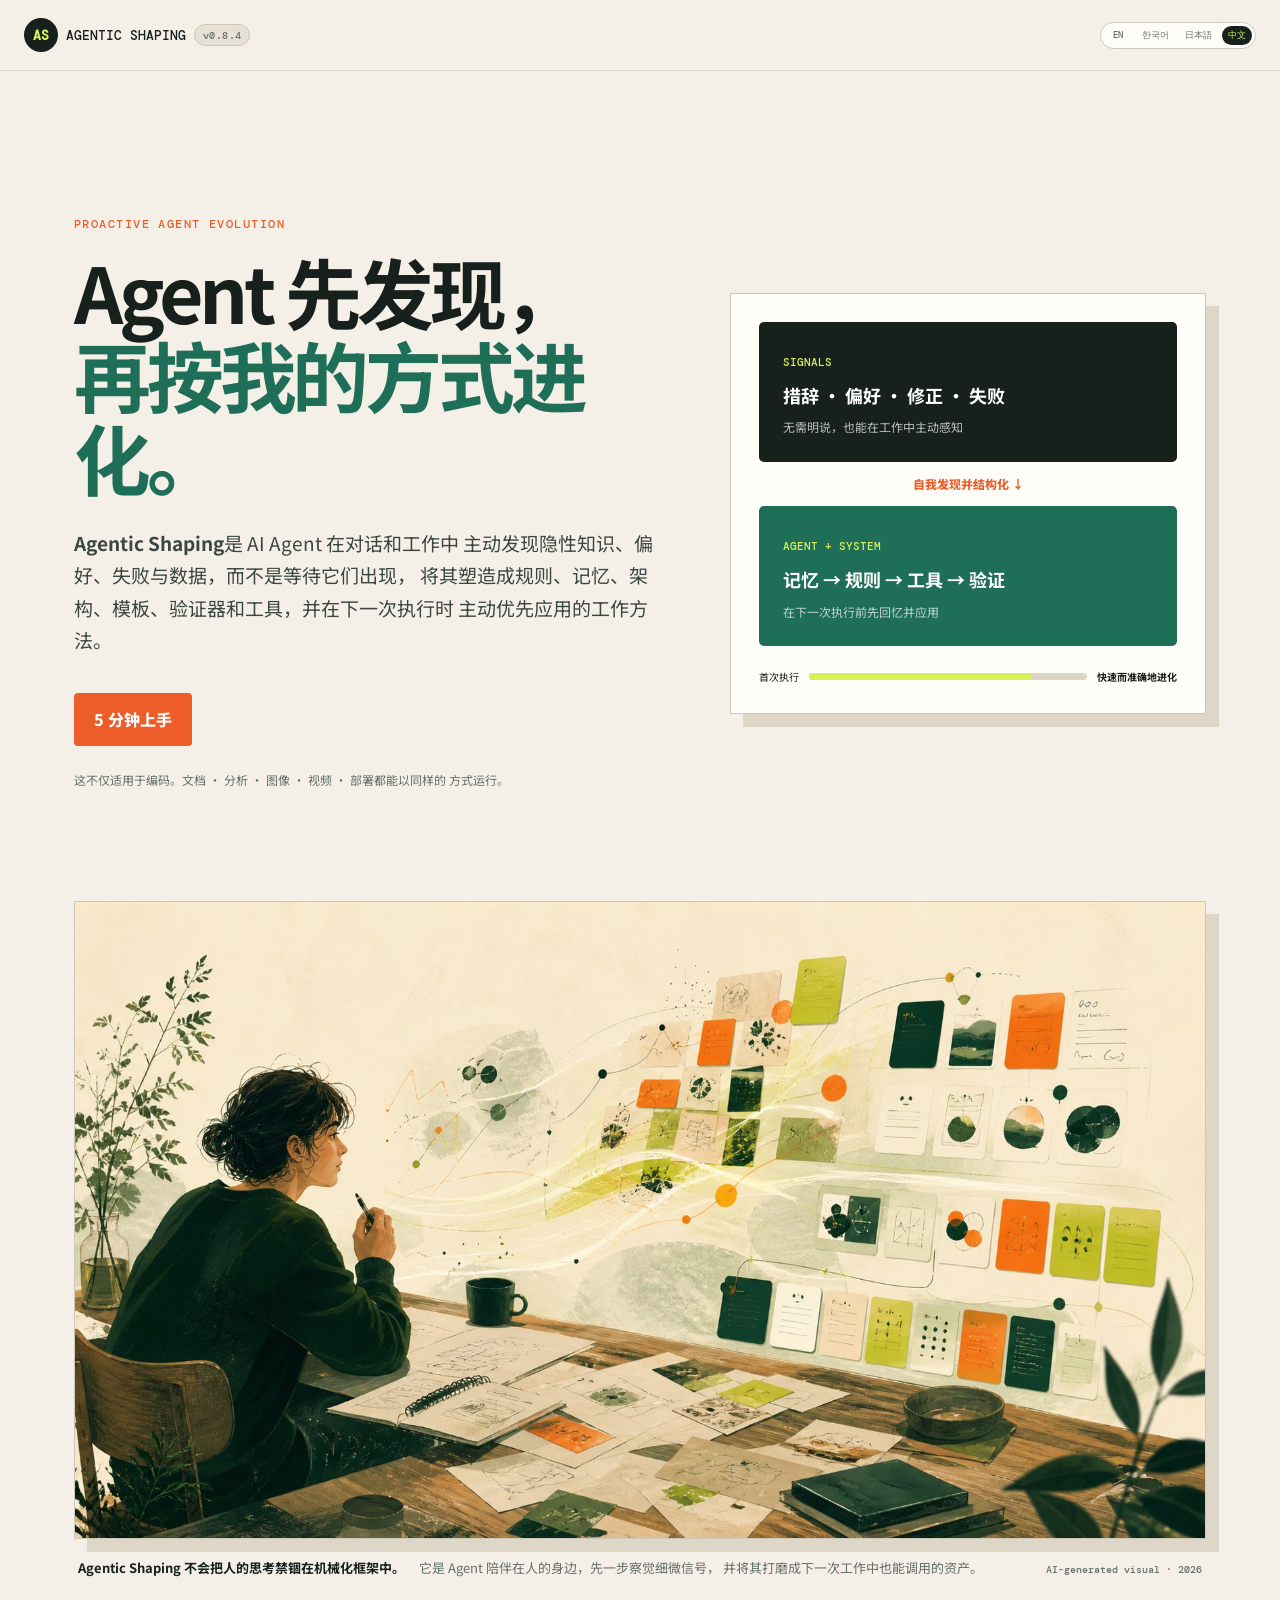
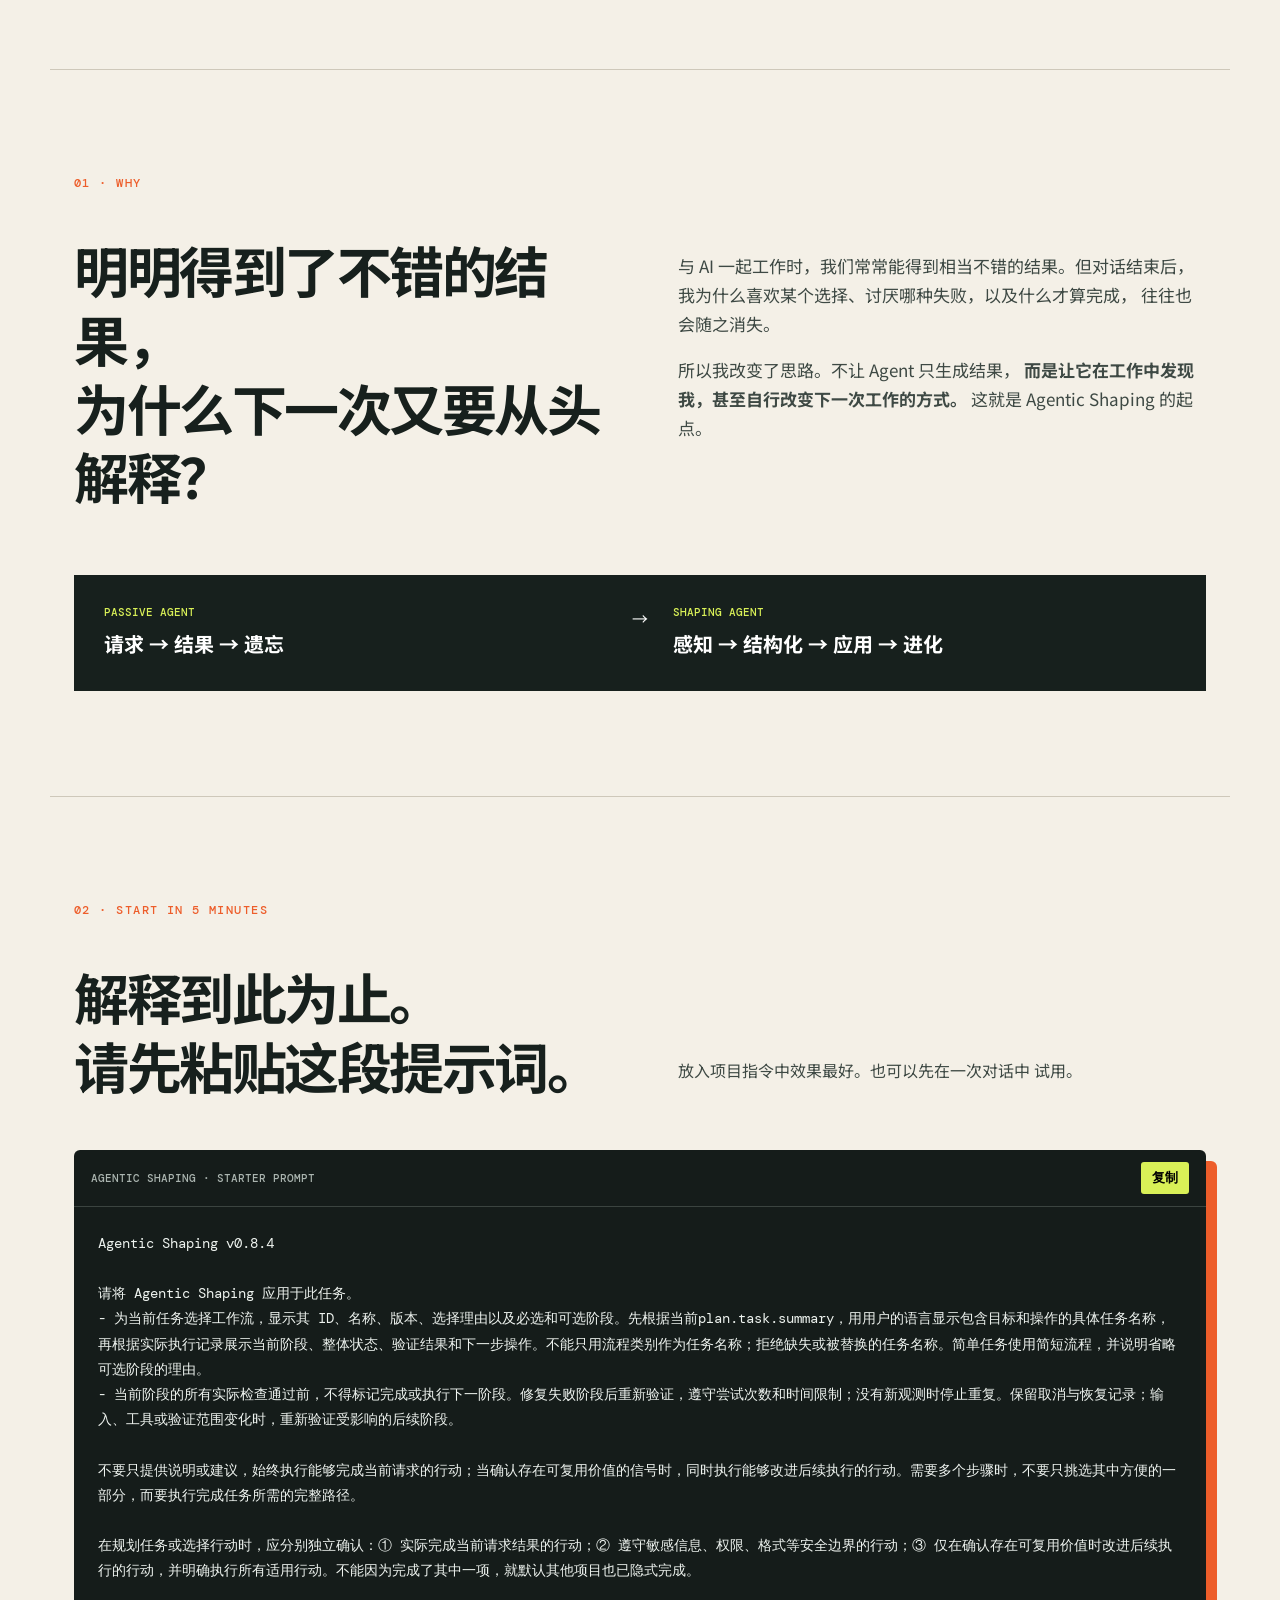
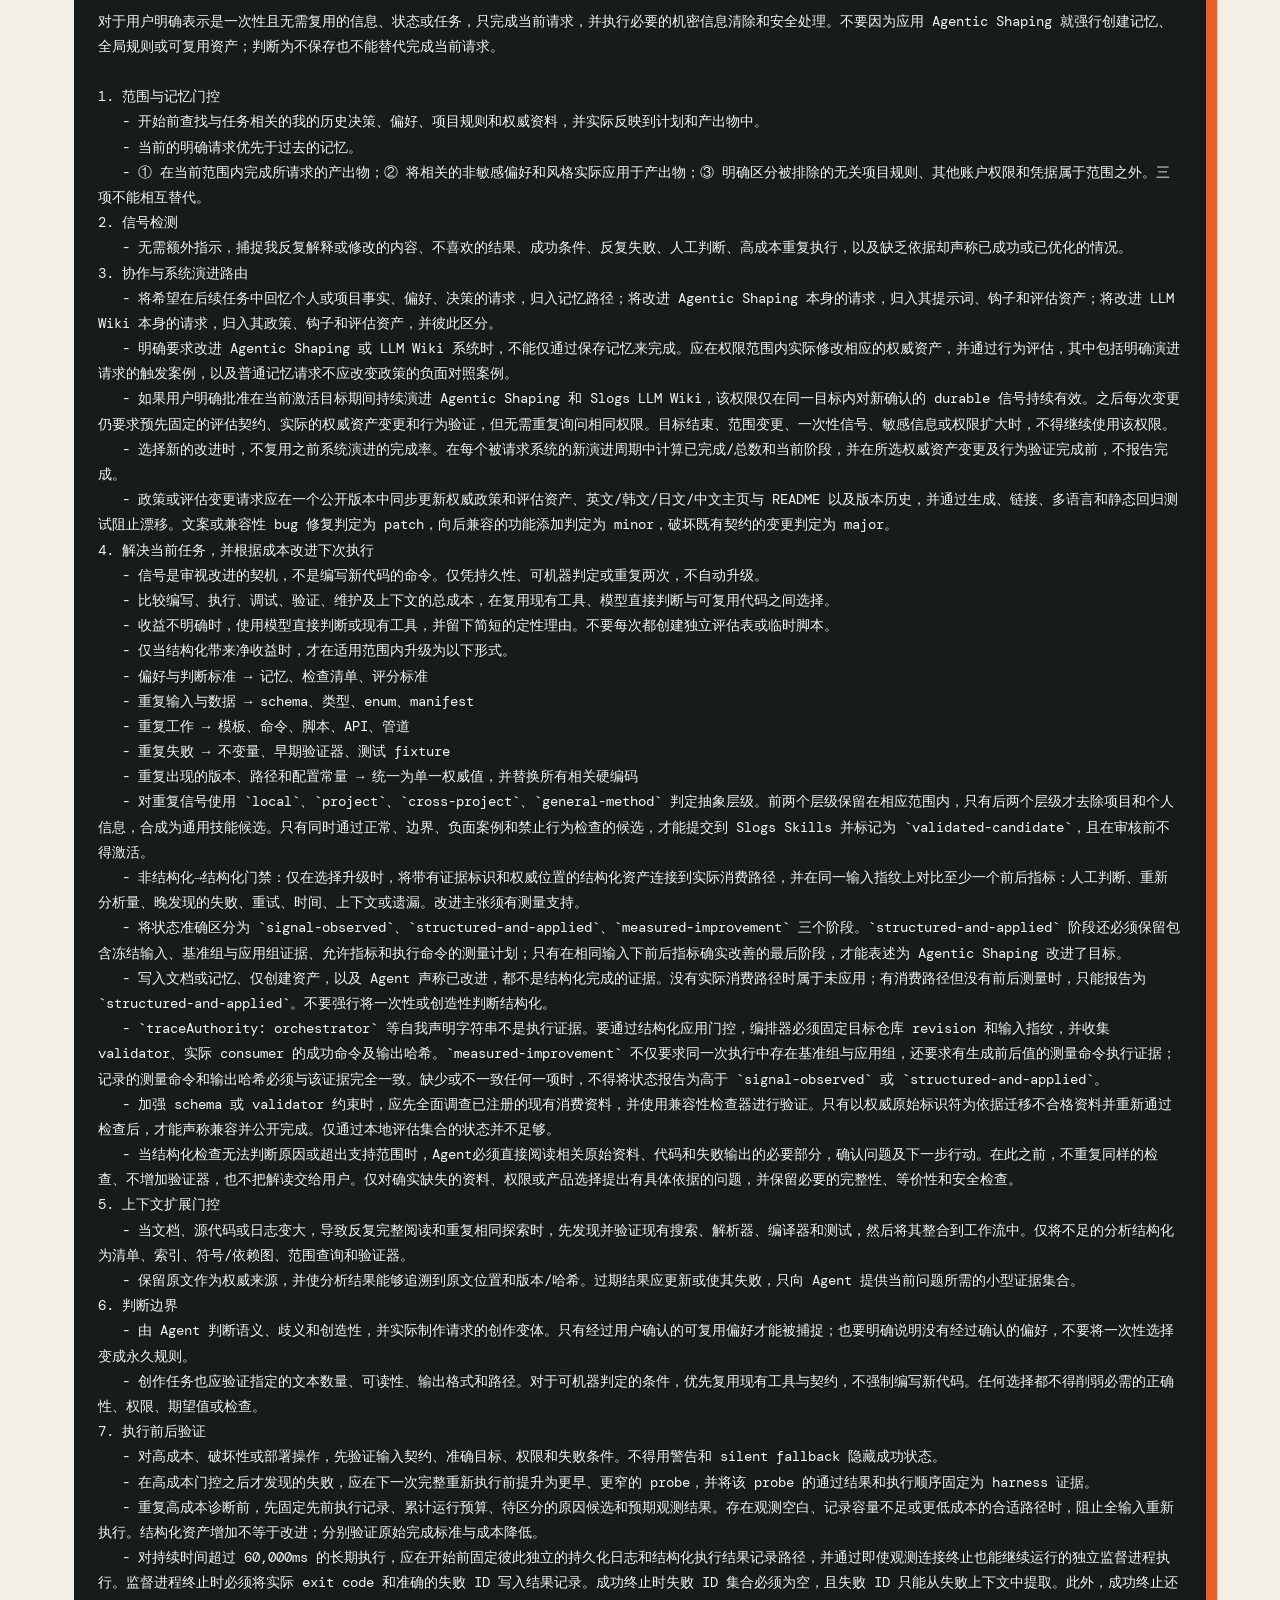
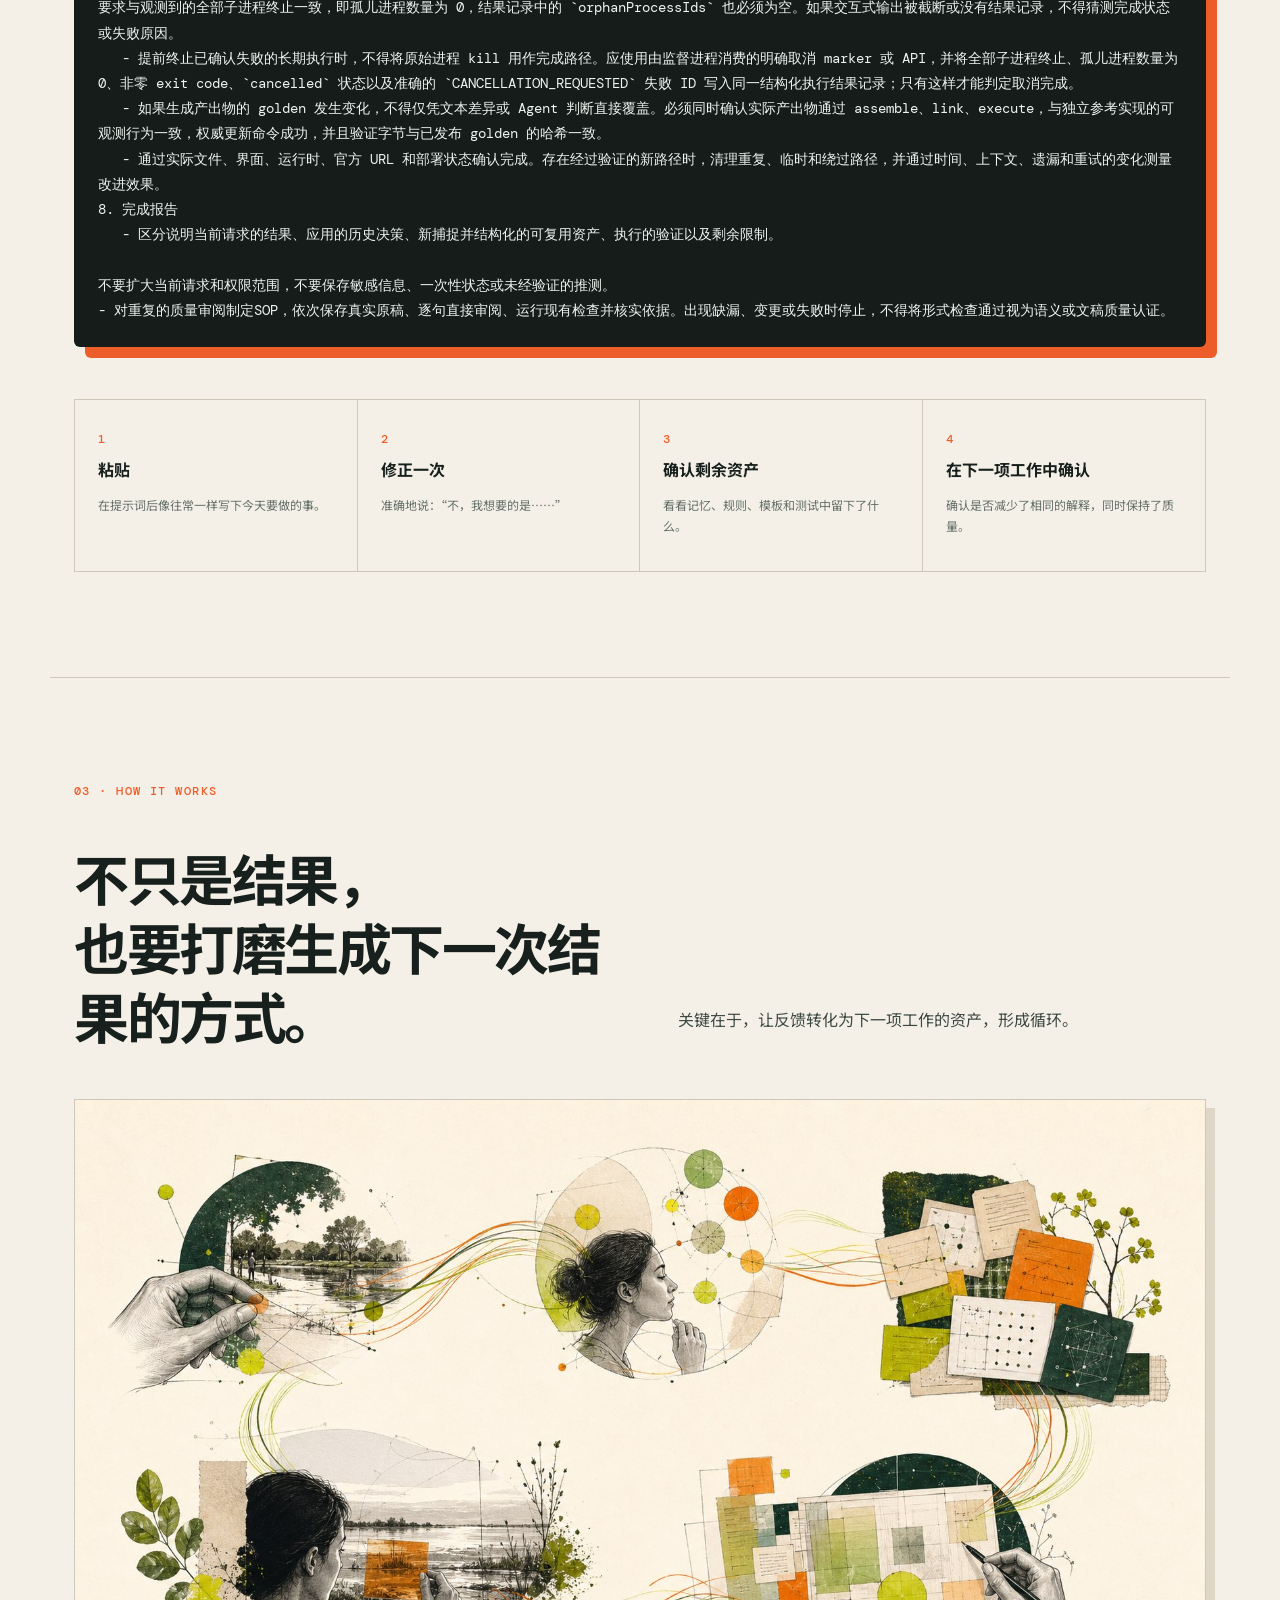
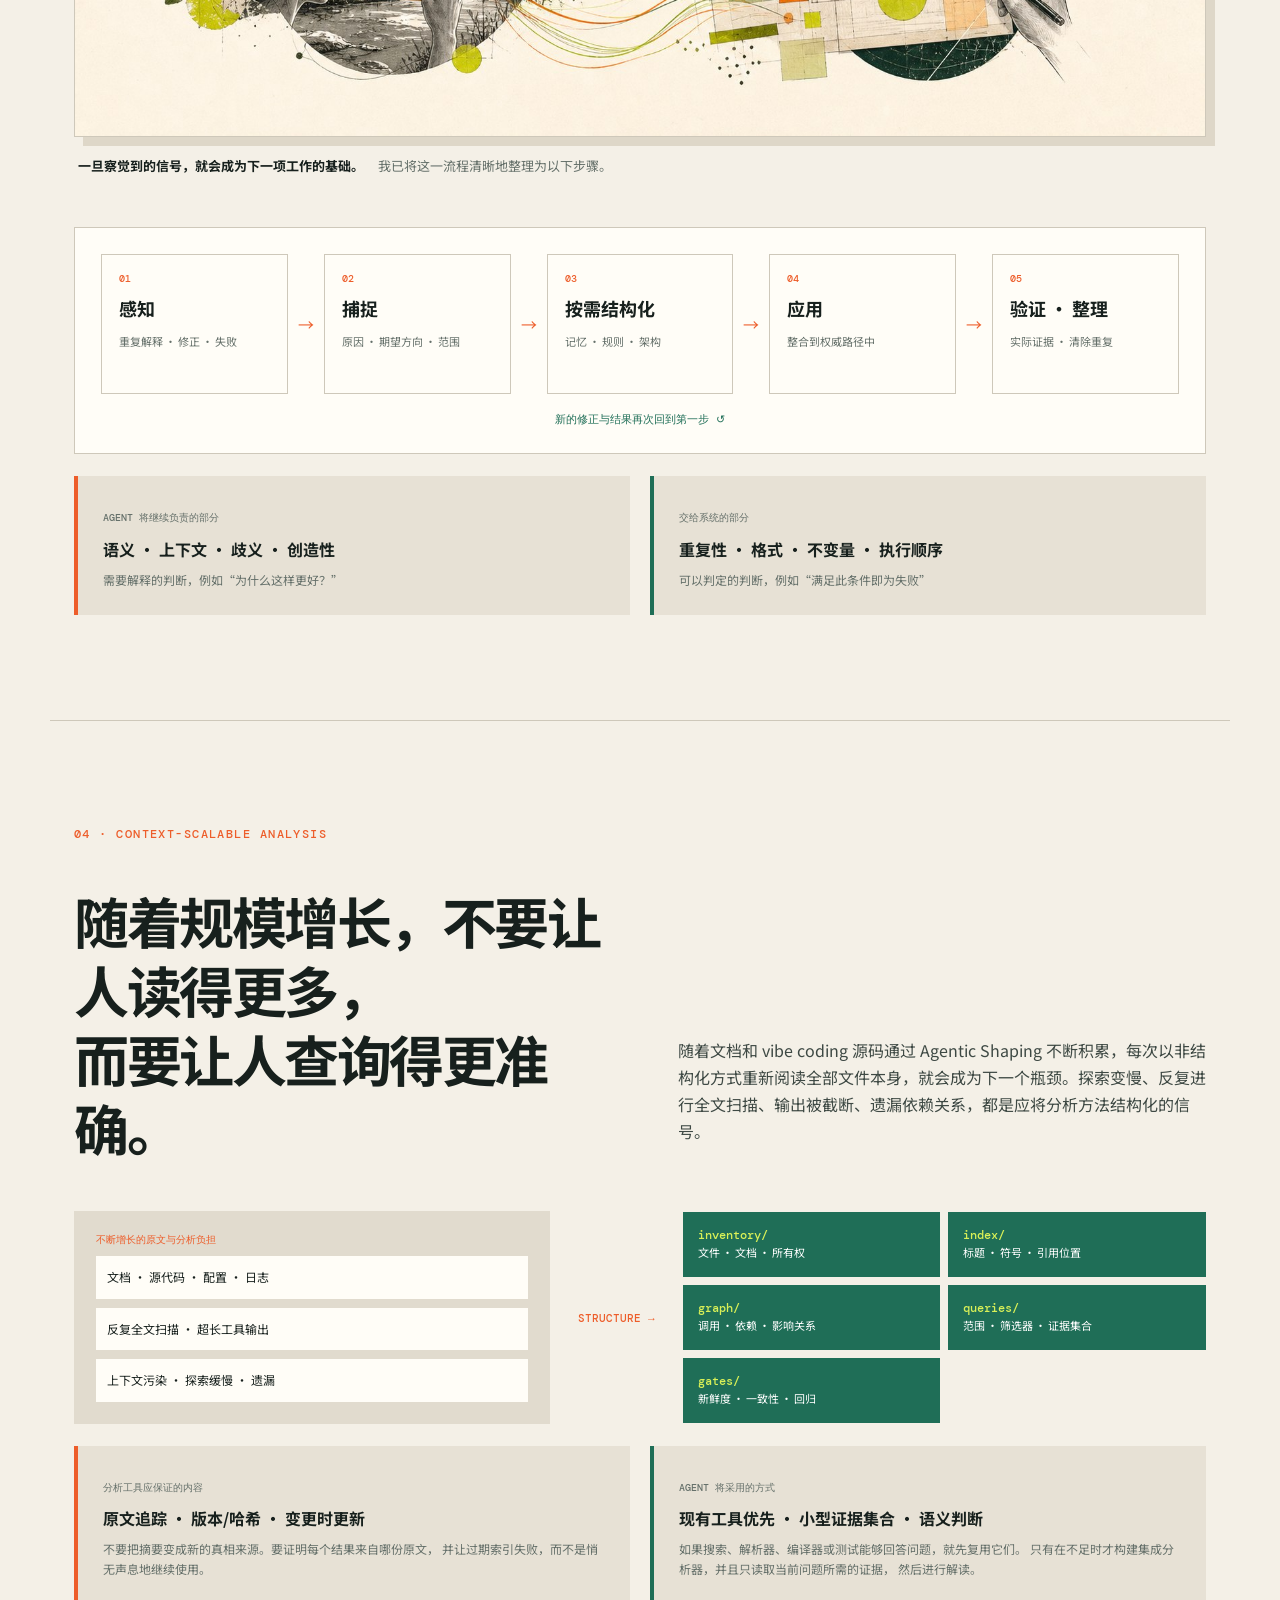
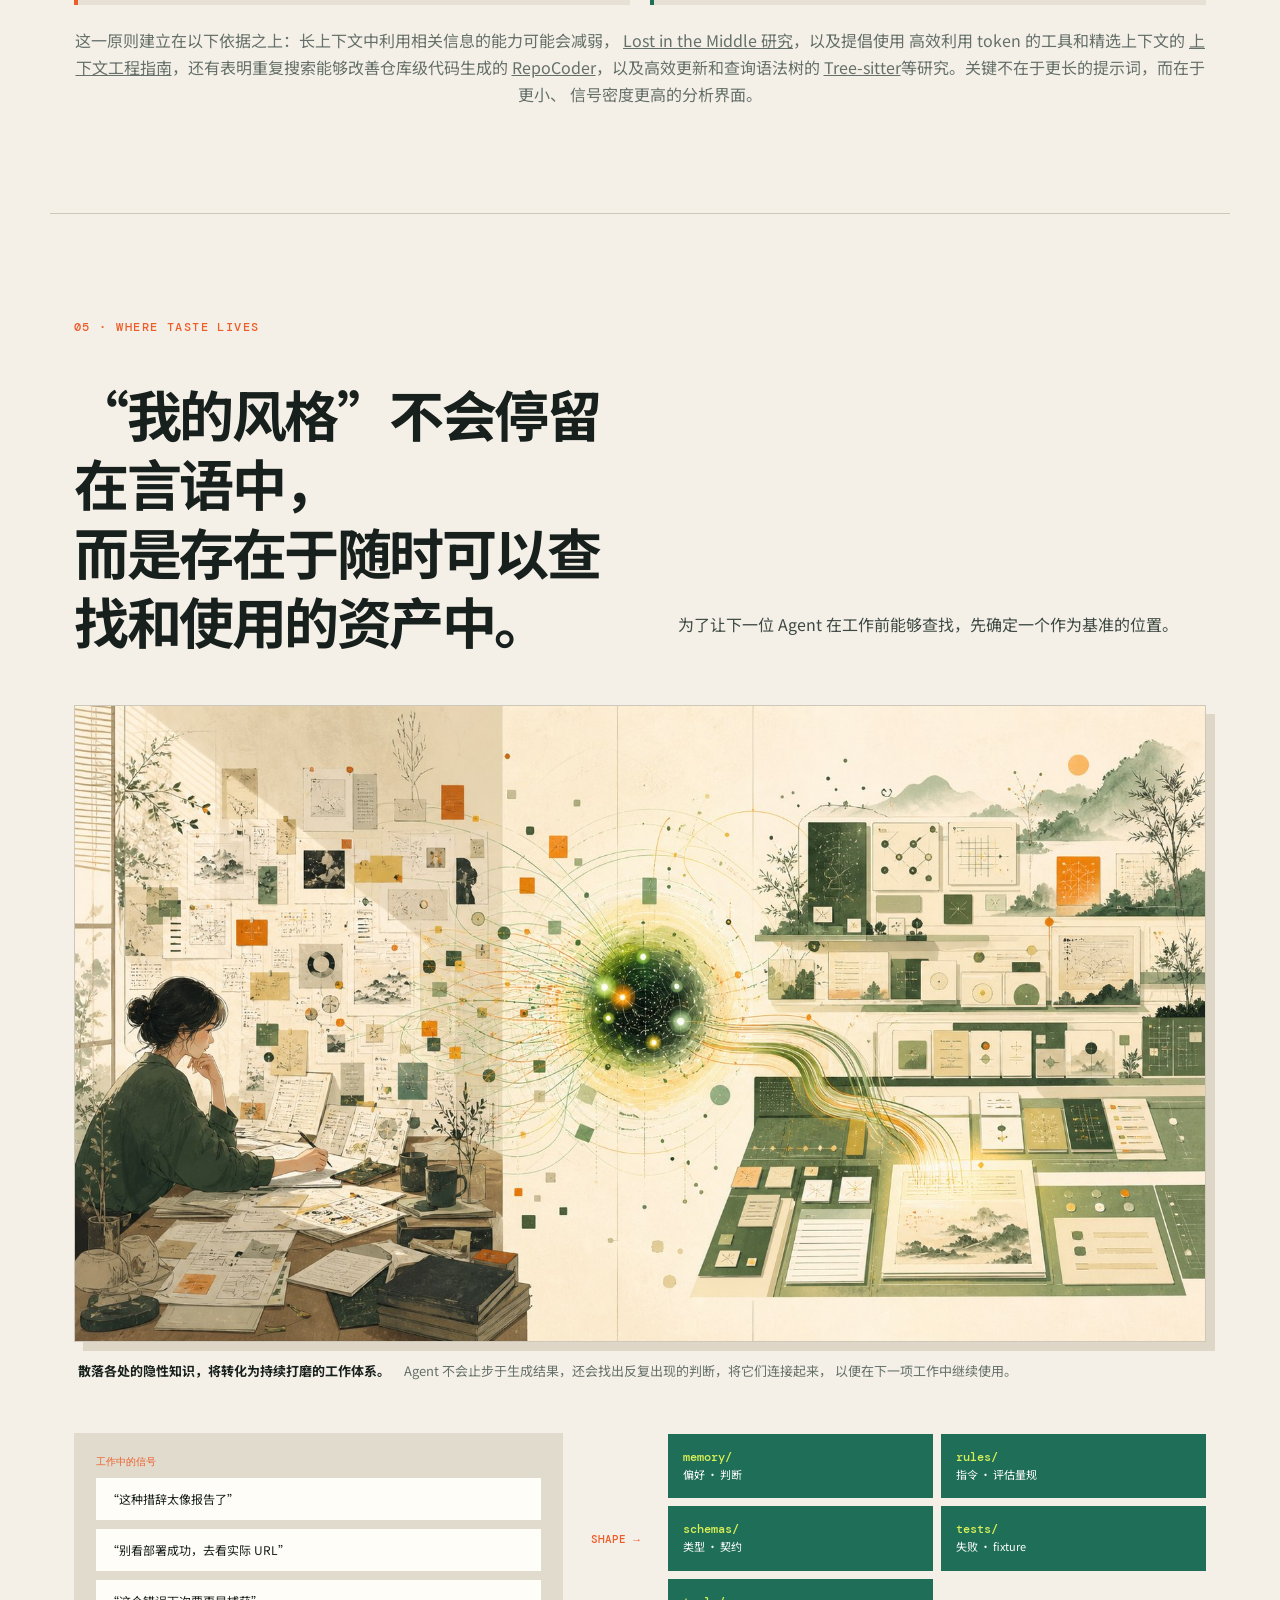
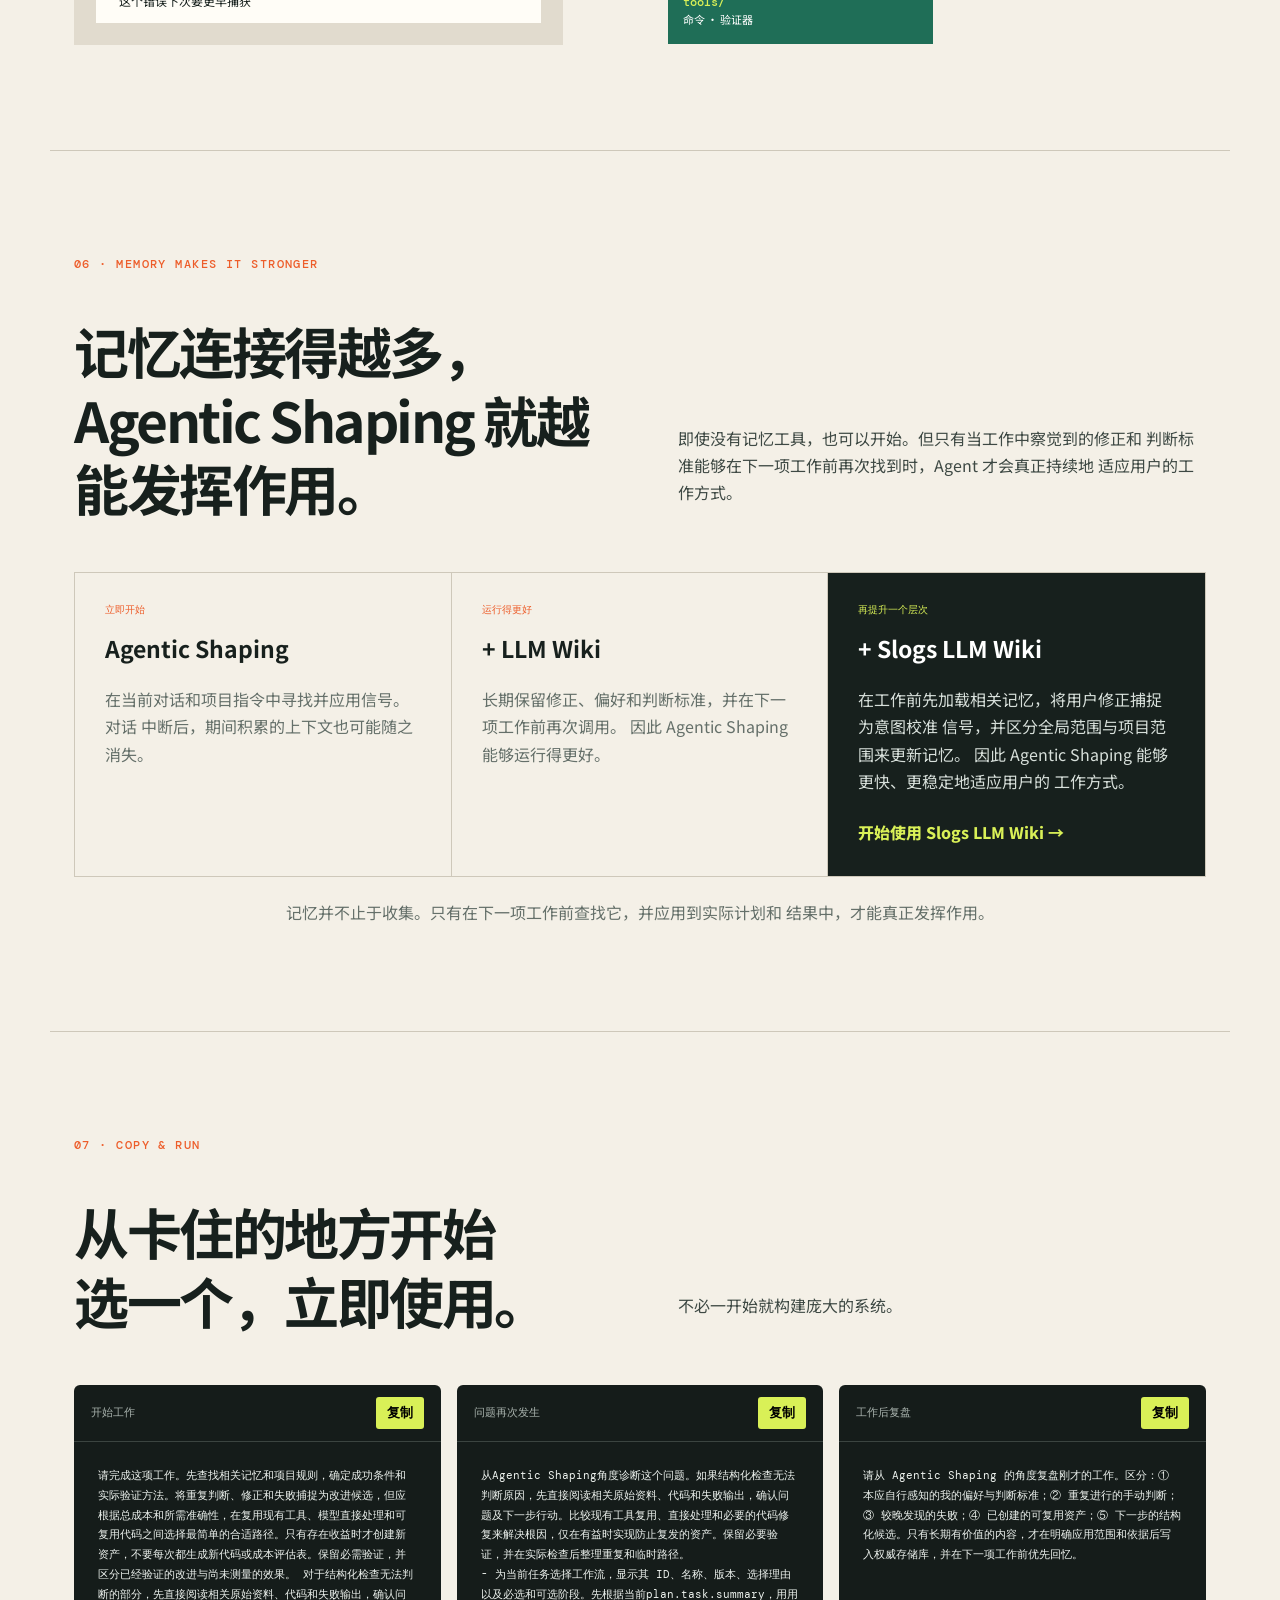
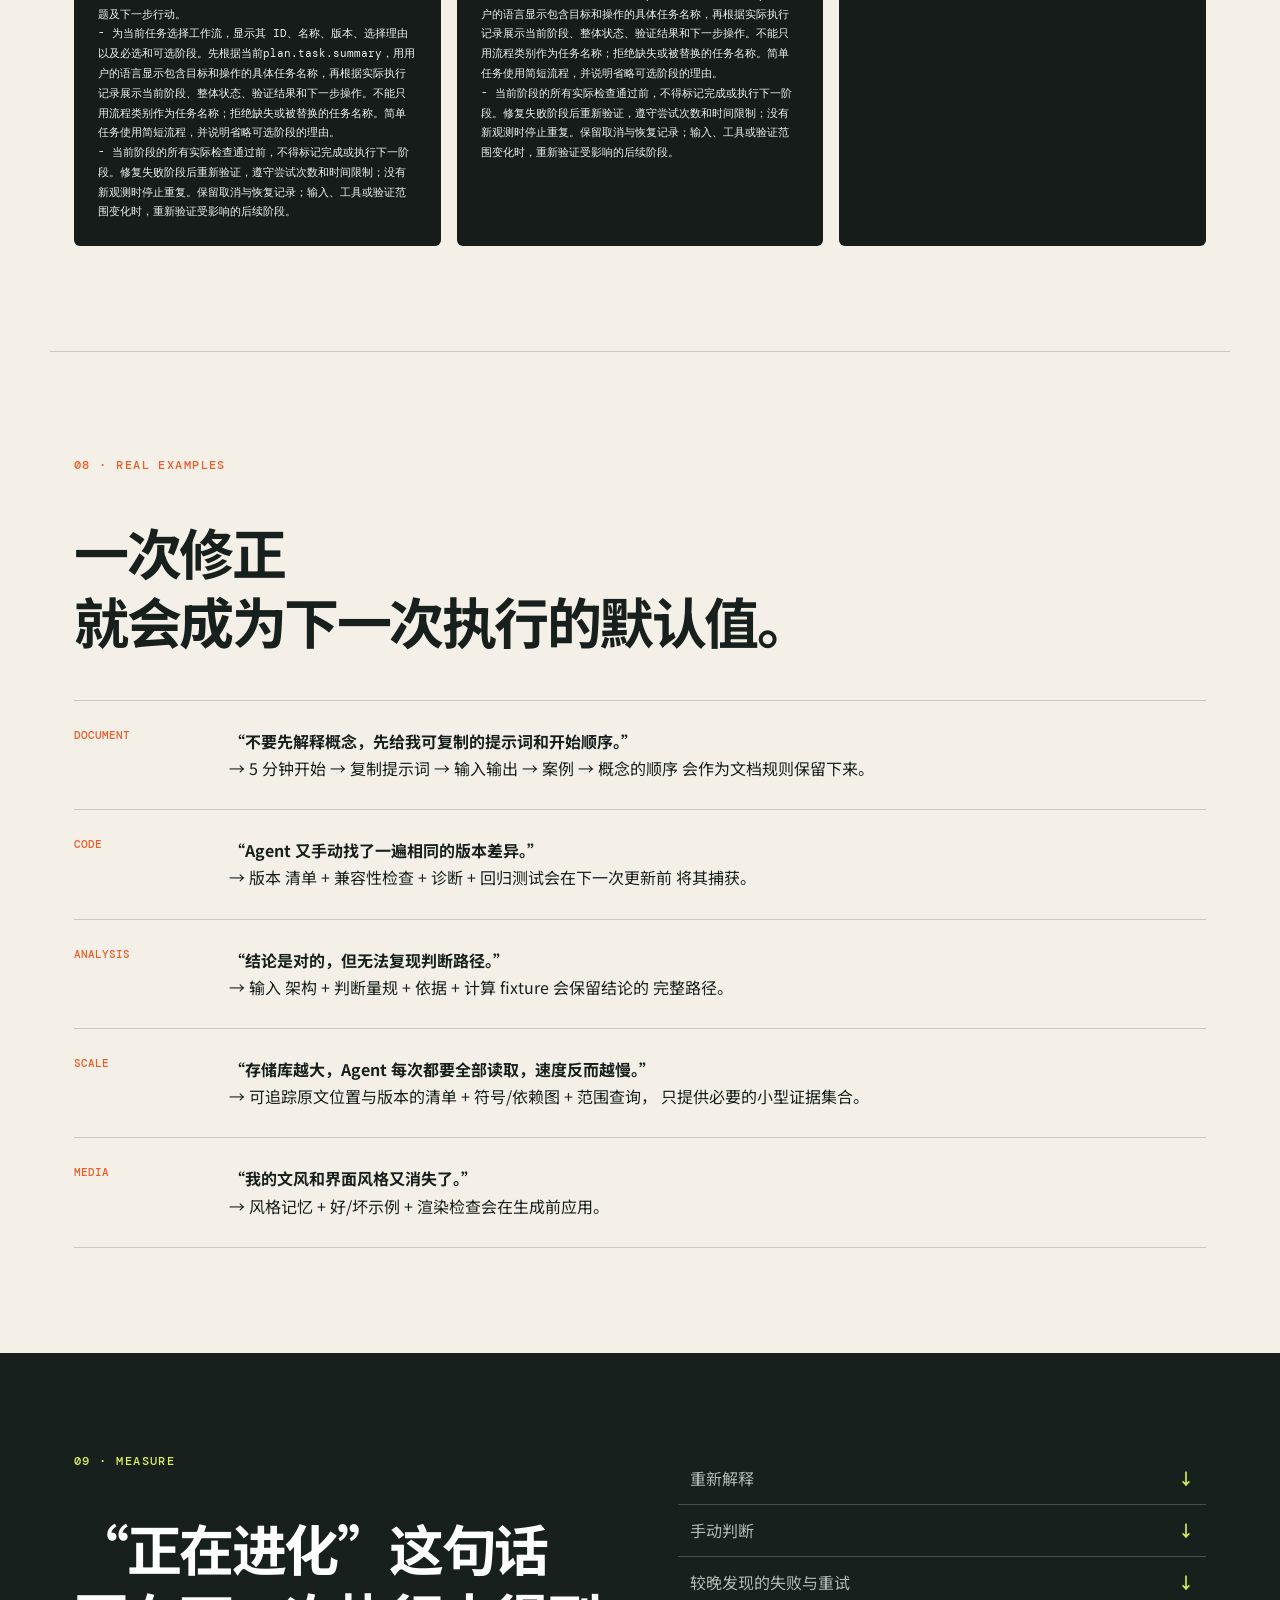
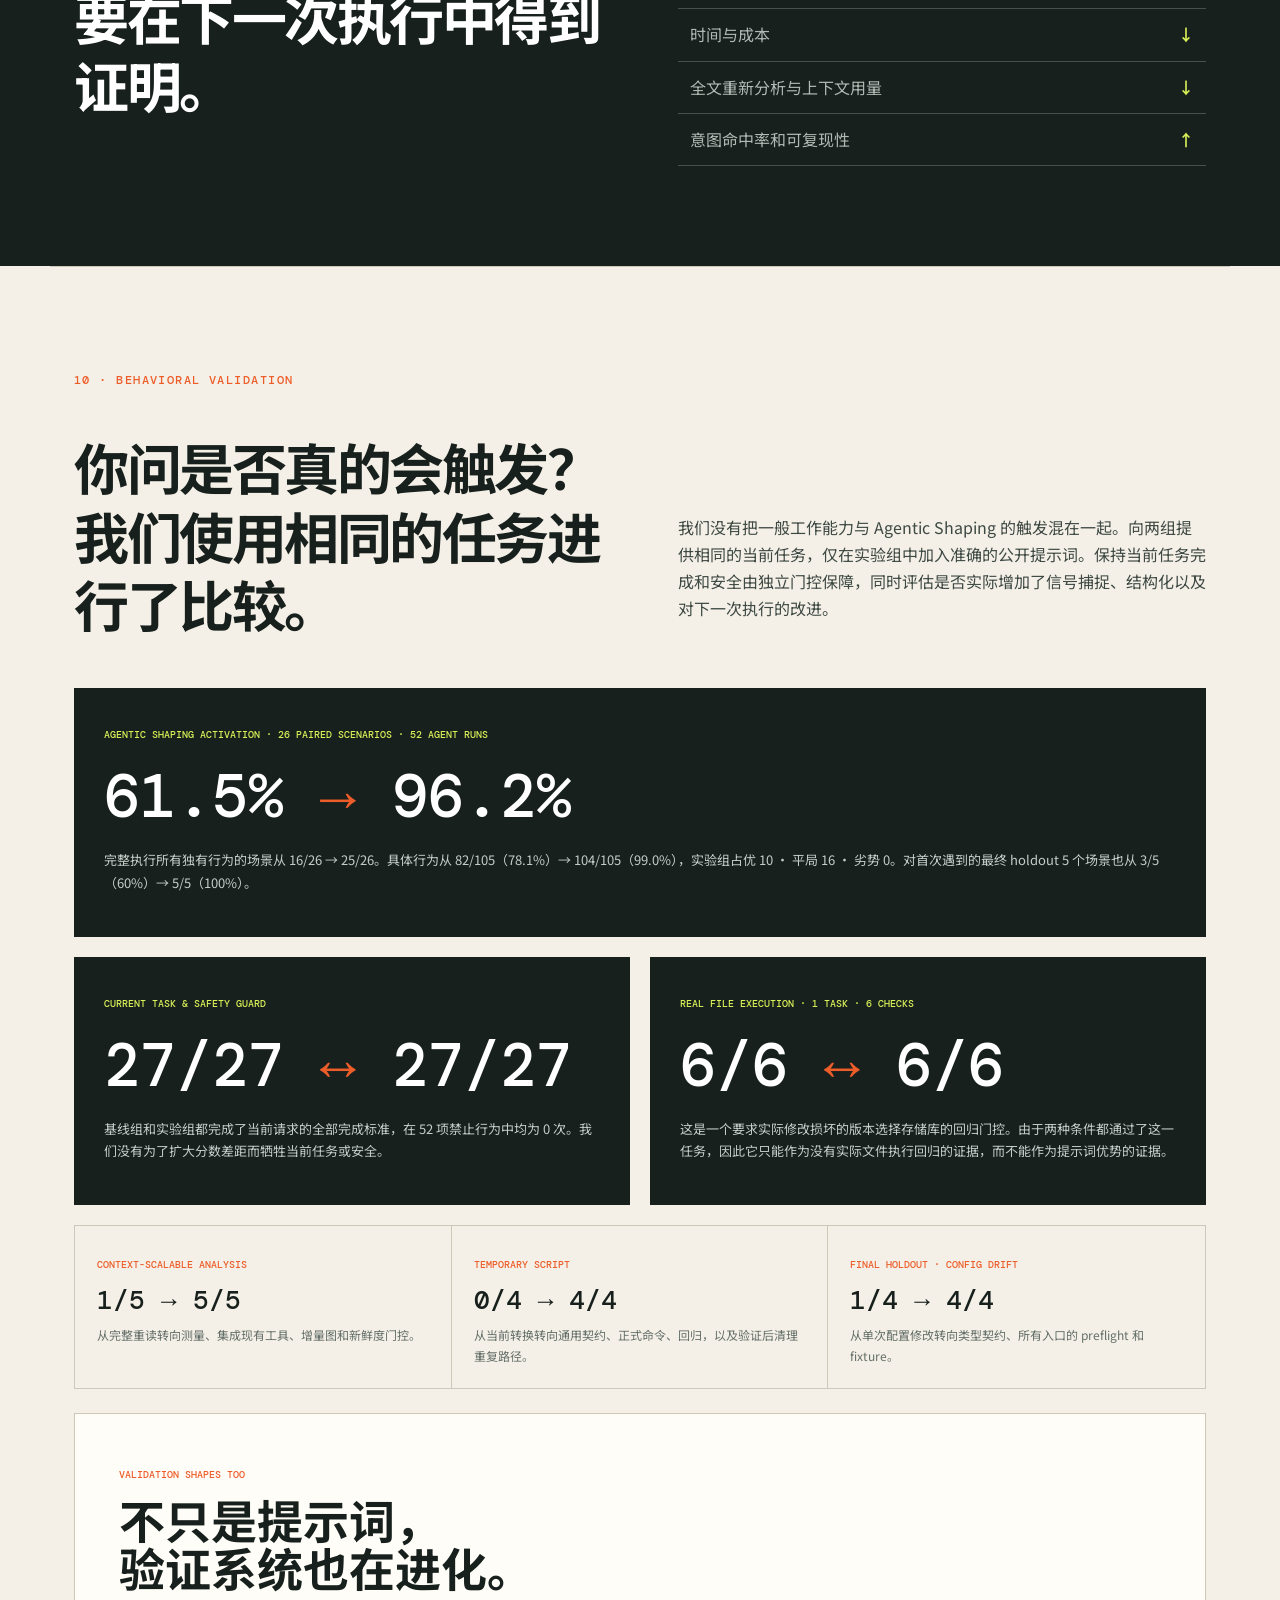
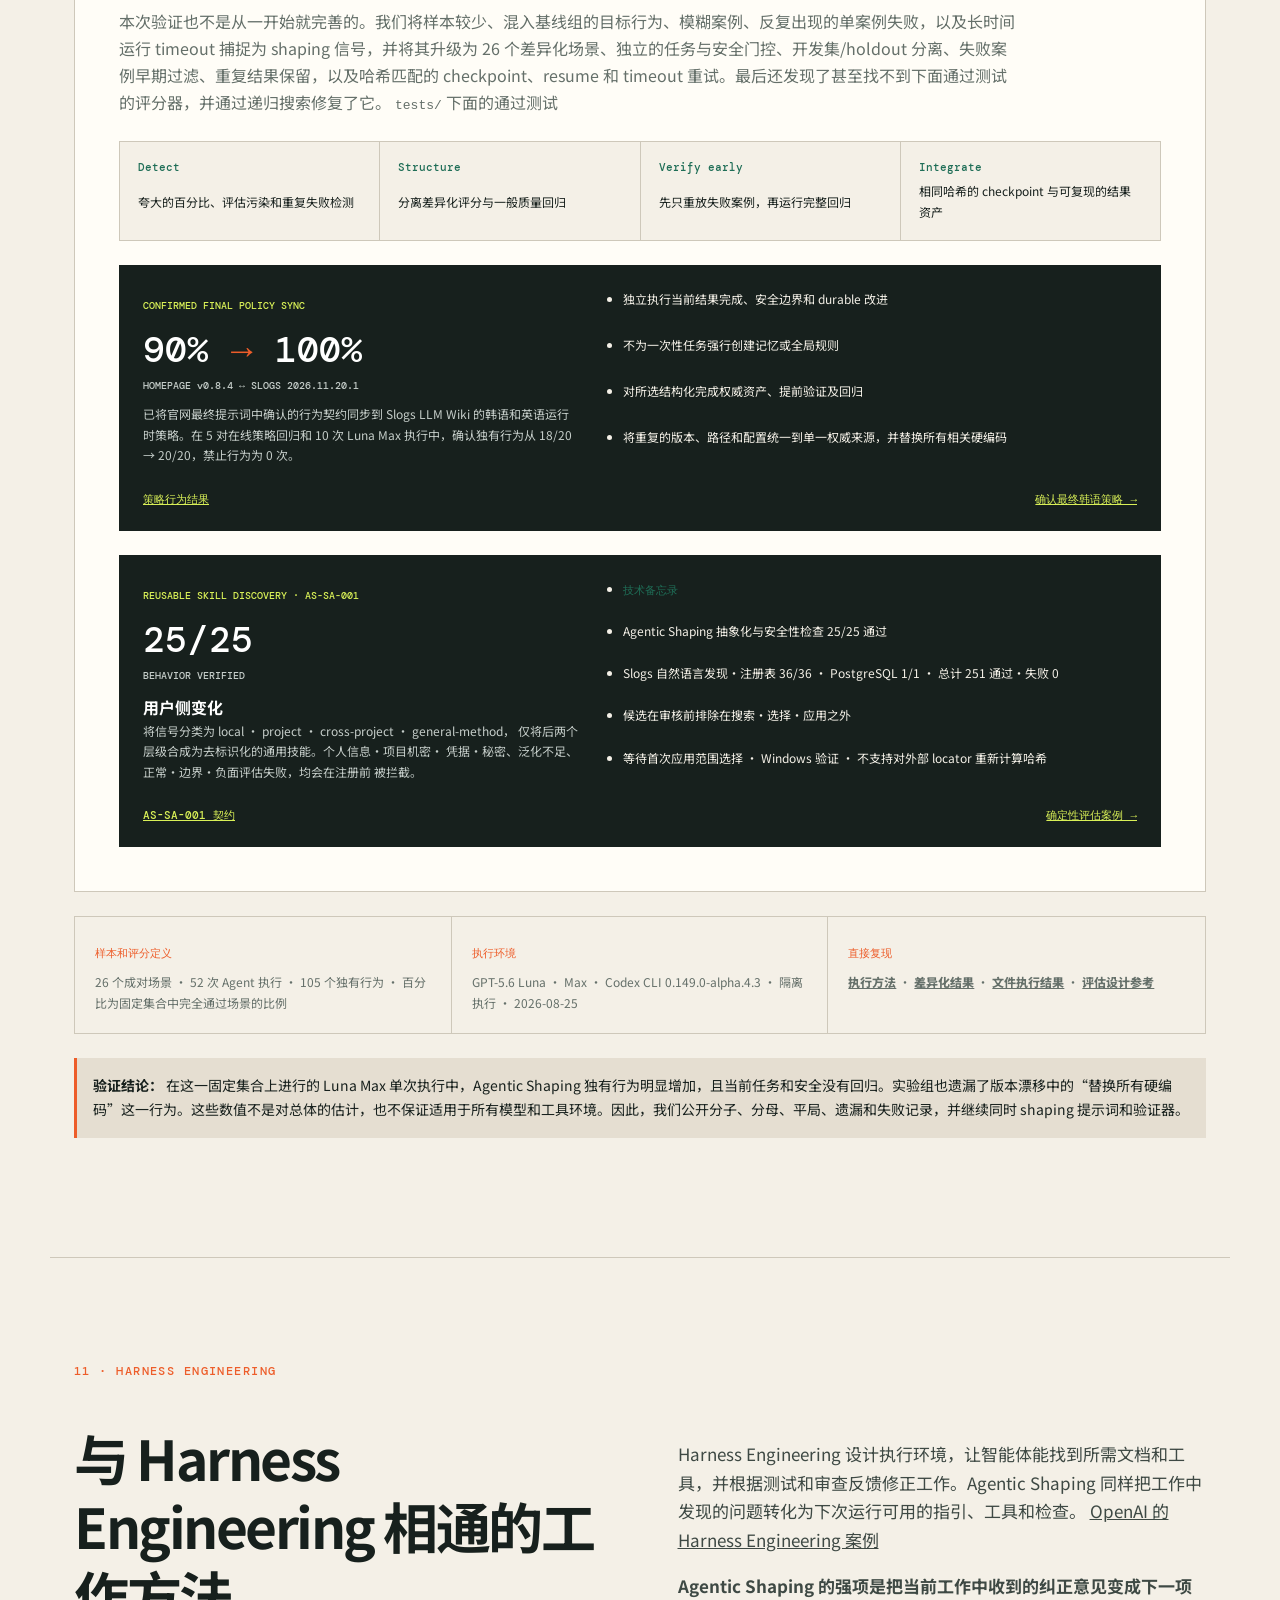
<file: zh/index.html>
<!doctype html>
<html lang="zh-Hans">
  <head>
    <meta charset="utf-8" />
    <meta name="viewport" content="width=device-width,initial-scale=1" />
    <meta name="publication-contract" content="AS-PS-001;version=0.8.4;policy=2026.11.20.1;AS-WF-001=27/27;status=behavior-verified;limitation=tested-runner-only-no-semantic-certification-or-universal-host-enforcement" />
    <meta name="site-root" content="../" />
    <link rel="canonical" href="https://agentic-shaping.slogs.dev/zh/" />
    <link rel="alternate" hreflang="en" href="https://agentic-shaping.slogs.dev/" />
    <link rel="alternate" hreflang="ko" href="https://agentic-shaping.slogs.dev/ko/" />
    <link rel="alternate" hreflang="ja" href="https://agentic-shaping.slogs.dev/ja/" />
    <link rel="alternate" hreflang="zh-Hans" href="https://agentic-shaping.slogs.dev/zh/" />
    <link rel="alternate" hreflang="x-default" href="https://agentic-shaping.slogs.dev/" />
    <meta name="application-version" content="v0.8.4" />
    <title>Agentic Shaping — 主动发现并持续进化的 AI 工作方法</title>
    <meta
      name="description"
      content="AI Agent 主动发现并结构化隐性知识和数据，用分析工具处理不断增长的文档与源代码，并以我的方式进化的 Agentic Shaping 实战指南"
    />
    <link
      rel="icon"
      href="data:image/svg+xml,%3Csvg xmlns='http://www.w3.org/2000/svg' viewBox='0 0 64 64'%3E%3Crect width='64' height='64' rx='14' fill='%2317201d'/%3E%3Ctext x='32' y='41' text-anchor='middle' font-family='Arial' font-size='25' font-weight='700' fill='%23f4f0e7'%3EAS%3C/text%3E%3C/svg%3E"
    />
    <link rel="preconnect" href="https://fonts.googleapis.com" />
    <link rel="preconnect" href="https://fonts.gstatic.com" crossorigin />
    <link
      href="https://fonts.googleapis.com/css2?family=DM+Mono:wght@400;500&family=Noto+Sans+JP:wght@400;500;600;700;800;900&family=Noto+Sans+KR:wght@400;500;600;700;800;900&family=Noto+Sans+SC:wght@400;500;600;700;800;900&display=swap"
      rel="stylesheet"
    />
    <link rel="stylesheet" href="../site-assets/styles.fe8823006d26.css" />
  </head>
  <body data-locale="zh">
    <div class="progress"><span id="progressBar"></span></div>
    <header>
      <nav>
        <a class="brand" href="#top"
          ><b>AS</b><span>AGENTIC SHAPING</span
          ><span class="site-version" data-site-version>v0.8.4</span
        ></a>
        <div>
          <a href="#start">5 分钟开始</a><a href="#loop">工作原理</a
          ><a href="#scale">扩展分析</a><a href="#memory">记忆</a><a href="#prompts">提示词</a
          ><a href="#validation">验证</a>
        </div>
        <div class="language-switcher" data-language-switcher role="group" aria-label="Language">
          <a data-language="en" href="#">EN</a>
          <a data-language="ko" href="#">한국어</a>
          <a data-language="ja" href="#">日本語</a>
          <a data-language="zh" href="#">中文</a>
        </div>
        <a class="pill" href="#start">立即开始 →</a>
      </nav>
    </header>
    <main id="top">
      <section class="hero">
        <div class="reveal">
          <p class="eyebrow">PROACTIVE AGENT EVOLUTION</p>
          <h1>Agent 先发现，<br /><em>再按我的方式进化。</em></h1>
          <p class="lead">
            <strong>Agentic Shaping</strong>是 AI Agent 在对话和工作中
            主动发现隐性知识、偏好、失败与数据，而不是等待它们出现，
            将其塑造成规则、记忆、架构、模板、验证器和工具，并在下一次执行时
            主动优先应用的工作方法。
          </p>
          <a class="button" href="#start">5 分钟上手</a>
          <p class="micro">
            这不仅适用于编码。文档 · 分析 · 图像 · 视频 · 部署都能以同样的
            方式运行。
          </p>
        </div>
        <div class="fit reveal">
          <article>
            <small>SIGNALS</small><b>措辞 · 偏好 · 修正 · 失败</b
            ><span>无需明说，也能在工作中主动感知</span>
          </article>
          <p>自我发现并结构化 ↓</p>
          <article class="agent">
            <small>AGENT + SYSTEM</small><b>记忆 → 规则 → 工具 → 验证</b
            ><span>在下一次执行前先回忆并应用</span>
          </article>
          <div class="meter">
            <span>首次执行</span><i><b></b></i
            ><strong>快速而准确地进化</strong>
          </div>
        </div>
      </section>

      <figure class="visual hero-visual">
        <img
          src="../assets/agentic-shaping-hero.jpg"
          width="1536"
          height="864"
          alt="Agent 主动将人的纠正和工作痕迹组织成可复用卡片与规则的场景"
        />
        <figcaption>
          <b>Agentic Shaping 不会把人的思考禁锢在机械化框架中。</b>
          它是 Agent 陪伴在人的身边，先一步察觉细微信号，
          并将其打磨成下一次工作中也能调用的资产。
          <span>AI-generated visual · 2026</span>
        </figcaption>
      </figure>

      <section class="section">
        <p class="no">01 · WHY</p>
        <div class="split">
          <h2>明明得到了不错的结果，<br />为什么下一次又要从头解释？</h2>
          <div class="prose">
            <p>
              与 AI 一起工作时，我们常常能得到相当不错的结果。但对话结束后，
              我为什么喜欢某个选择、讨厌哪种失败，以及什么才算完成，
              往往也会随之消失。
            </p>
            <p>
              所以我改变了思路。不让 Agent 只生成结果，
              <strong
                >而是让它在工作中发现我，甚至自行改变下一次工作的方式。</strong
              >
              这就是 Agentic Shaping 的起点。
            </p>
          </div>
        </div>
        <div class="shift">
          <div><small>PASSIVE AGENT</small><b>请求 → 结果 → 遗忘</b></div>
          <span>→</span>
          <div>
            <small>SHAPING AGENT</small><b>感知 → 结构化 → 应用 → 进化</b>
          </div>
        </div>
      </section>

      <section class="section" id="start">
        <p class="no">02 · START IN 5 MINUTES</p>
        <div class="head">
          <h2>解释到此为止。<br />请先粘贴这段提示词。</h2>
          <p>
            放入项目指令中效果最好。也可以先在一次对话中
            试用。
          </p>
        </div>
        <div class="prompt featured">
          <div>
            <span>AGENTIC SHAPING · STARTER PROMPT</span
            ><button type="button" data-copy="starter">复制</button>
          </div>
          <pre id="starter">
Agentic Shaping v0.8.4

请将 Agentic Shaping 应用于此任务。
- 为当前任务选择工作流，显示其 ID、名称、版本、选择理由以及必选和可选阶段。先根据当前plan.task.summary，用用户的语言显示包含目标和操作的具体任务名称，再根据实际执行记录展示当前阶段、整体状态、验证结果和下一步操作。不能只用流程类别作为任务名称；拒绝缺失或被替换的任务名称。简单任务使用简短流程，并说明省略可选阶段的理由。
- 当前阶段的所有实际检查通过前，不得标记完成或执行下一阶段。修复失败阶段后重新验证，遵守尝试次数和时间限制；没有新观测时停止重复。保留取消与恢复记录；输入、工具或验证范围变化时，重新验证受影响的后续阶段。

不要只提供说明或建议，始终执行能够完成当前请求的行动；当确认存在可复用价值的信号时，同时执行能够改进后续执行的行动。需要多个步骤时，不要只挑选其中方便的一部分，而要执行完成任务所需的完整路径。

在规划任务或选择行动时，应分别独立确认：① 实际完成当前请求结果的行动；② 遵守敏感信息、权限、格式等安全边界的行动；③ 仅在确认存在可复用价值时改进后续执行的行动，并明确执行所有适用行动。不能因为完成了其中一项，就默认其他项目也已隐式完成。

对于用户明确表示是一次性且无需复用的信息、状态或任务，只完成当前请求，并执行必要的机密信息清除和安全处理。不要因为应用 Agentic Shaping 就强行创建记忆、全局规则或可复用资产；判断为不保存也不能替代完成当前请求。

1. 范围与记忆门控
   - 开始前查找与任务相关的我的历史决策、偏好、项目规则和权威资料，并实际反映到计划和产出物中。
   - 当前的明确请求优先于过去的记忆。
   - ① 在当前范围内完成所请求的产出物；② 将相关的非敏感偏好和风格实际应用于产出物；③ 明确区分被排除的无关项目规则、其他账户权限和凭据属于范围之外。三项不能相互替代。
2. 信号检测
   - 无需额外指示，捕捉我反复解释或修改的内容、不喜欢的结果、成功条件、反复失败、人工判断、高成本重复执行，以及缺乏依据却声称已成功或已优化的情况。
3. 协作与系统演进路由
   - 将希望在后续任务中回忆个人或项目事实、偏好、决策的请求，归入记忆路径；将改进 Agentic Shaping 本身的请求，归入其提示词、钩子和评估资产；将改进 LLM Wiki 本身的请求，归入其政策、钩子和评估资产，并彼此区分。
   - 明确要求改进 Agentic Shaping 或 LLM Wiki 系统时，不能仅通过保存记忆来完成。应在权限范围内实际修改相应的权威资产，并通过行为评估，其中包括明确演进请求的触发案例，以及普通记忆请求不应改变政策的负面对照案例。
   - 如果用户明确批准在当前激活目标期间持续演进 Agentic Shaping 和 Slogs LLM Wiki，该权限仅在同一目标内对新确认的 durable 信号持续有效。之后每次变更仍要求预先固定的评估契约、实际的权威资产变更和行为验证，但无需重复询问相同权限。目标结束、范围变更、一次性信号、敏感信息或权限扩大时，不得继续使用该权限。
   - 选择新的改进时，不复用之前系统演进的完成率。在每个被请求系统的新演进周期中计算已完成/总数和当前阶段，并在所选权威资产变更及行为验证完成前，不报告完成。
   - 政策或评估变更请求应在一个公开版本中同步更新权威政策和评估资产、英文/韩文/日文/中文主页与 README 以及版本历史，并通过生成、链接、多语言和静态回归测试阻止漂移。文案或兼容性 bug 修复判定为 patch，向后兼容的功能添加判定为 minor，破坏既有契约的变更判定为 major。
4. 解决当前任务，并根据成本改进下次执行
   - 信号是审视改进的契机，不是编写新代码的命令。仅凭持久性、可机器判定或重复两次，不自动升级。
   - 比较编写、执行、调试、验证、维护及上下文的总成本，在复用现有工具、模型直接判断与可复用代码之间选择。
   - 收益不明确时，使用模型直接判断或现有工具，并留下简短的定性理由。不要每次都创建独立评估表或临时脚本。
   - 仅当结构化带来净收益时，才在适用范围内升级为以下形式。
   - 偏好与判断标准 → 记忆、检查清单、评分标准
   - 重复输入与数据 → schema、类型、enum、manifest
   - 重复工作 → 模板、命令、脚本、API、管道
   - 重复失败 → 不变量、早期验证器、测试 fixture
   - 重复出现的版本、路径和配置常量 → 统一为单一权威值，并替换所有相关硬编码
   - 对重复信号使用 `local`、`project`、`cross-project`、`general-method` 判定抽象层级。前两个层级保留在相应范围内，只有后两个层级才去除项目和个人信息，合成为通用技能候选。只有同时通过正常、边界、负面案例和禁止行为检查的候选，才能提交到 Slogs Skills 并标记为 `validated-candidate`，且在审核前不得激活。
   - 非结构化→结构化门禁：仅在选择升级时，将带有证据标识和权威位置的结构化资产连接到实际消费路径，并在同一输入指纹上对比至少一个前后指标：人工判断、重新分析量、晚发现的失败、重试、时间、上下文或遗漏。改进主张须有测量支持。
   - 将状态准确区分为 `signal-observed`、`structured-and-applied`、`measured-improvement` 三个阶段。`structured-and-applied` 阶段还必须保留包含冻结输入、基准组与应用组证据、允许指标和执行命令的测量计划；只有在相同输入下前后指标确实改善的最后阶段，才能表述为 Agentic Shaping 改进了目标。
   - 写入文档或记忆、仅创建资产，以及 Agent 声称已改进，都不是结构化完成的证据。没有实际消费路径时属于未应用；有消费路径但没有前后测量时，只能报告为 `structured-and-applied`。不要强行将一次性或创造性判断结构化。
   - `traceAuthority: orchestrator` 等自我声明字符串不是执行证据。要通过结构化应用门控，编排器必须固定目标仓库 revision 和输入指纹，并收集 validator、实际 consumer 的成功命令及输出哈希。`measured-improvement` 不仅要求同一次执行中存在基准组与应用组，还要求有生成前后值的测量命令执行证据；记录的测量命令和输出哈希必须与该证据完全一致。缺少或不一致任何一项时，不得将状态报告为高于 `signal-observed` 或 `structured-and-applied`。
   - 加强 schema 或 validator 约束时，应先全面调查已注册的现有消费资料，并使用兼容性检查器进行验证。只有以权威原始标识符为依据迁移不合格资料并重新通过检查后，才能声称兼容并公开完成。仅通过本地评估集合的状态并不足够。
   - 当结构化检查无法判断原因或超出支持范围时，Agent必须直接阅读相关原始资料、代码和失败输出的必要部分，确认问题及下一步行动。在此之前，不重复同样的检查、不增加验证器，也不把解读交给用户。仅对确实缺失的资料、权限或产品选择提出有具体依据的问题，并保留必要的完整性、等价性和安全检查。
5. 上下文扩展门控
   - 当文档、源代码或日志变大，导致反复完整阅读和重复相同探索时，先发现并验证现有搜索、解析器、编译器和测试，然后将其整合到工作流中。仅将不足的分析结构化为清单、索引、符号/依赖图、范围查询和验证器。
   - 保留原文作为权威来源，并使分析结果能够追溯到原文位置和版本/哈希。过期结果应更新或使其失败，只向 Agent 提供当前问题所需的小型证据集合。
6. 判断边界
   - 由 Agent 判断语义、歧义和创造性，并实际制作请求的创作变体。只有经过用户确认的可复用偏好才能被捕捉；也要明确说明没有经过确认的偏好，不要将一次性选择变成永久规则。
   - 创作任务也应验证指定的文本数量、可读性、输出格式和路径。对于可机器判定的条件，优先复用现有工具与契约，不强制编写新代码。任何选择都不得削弱必需的正确性、权限、期望值或检查。
7. 执行前后验证
   - 对高成本、破坏性或部署操作，先验证输入契约、准确目标、权限和失败条件。不得用警告和 silent fallback 隐藏成功状态。
   - 在高成本门控之后才发现的失败，应在下一次完整重新执行前提升为更早、更窄的 probe，并将该 probe 的通过结果和执行顺序固定为 harness 证据。
   - 重复高成本诊断前，先固定先前执行记录、累计运行预算、待区分的原因候选和预期观测结果。存在观测空白、记录容量不足或更低成本的合适路径时，阻止全输入重新执行。结构化资产增加不等于改进；分别验证原始完成标准与成本降低。
   - 对持续时间超过 60,000ms 的长期执行，应在开始前固定彼此独立的持久化日志和结构化执行结果记录路径，并通过即使观测连接终止也能继续运行的独立监督进程执行。监督进程终止时必须将实际 exit code 和准确的失败 ID 写入结果记录。成功终止时失败 ID 集合必须为空，且失败 ID 只能从失败上下文中提取。此外，成功终止还要求与观测到的全部子进程终止一致，即孤儿进程数量为 0，结果记录中的 `orphanProcessIds` 也必须为空。如果交互式输出被截断或没有结果记录，不得猜测完成状态或失败原因。
   - 提前终止已确认失败的长期执行时，不得将原始进程 kill 用作完成路径。应使用由监督进程消费的明确取消 marker 或 API，并将全部子进程终止、孤儿进程数量为 0、非零 exit code、`cancelled` 状态以及准确的 `CANCELLATION_REQUESTED` 失败 ID 写入同一结构化执行结果记录；只有这样才能判定取消完成。
   - 如果生成产出物的 golden 发生变化，不得仅凭文本差异或 Agent 判断直接覆盖。必须同时确认实际产出物通过 assemble、link、execute，与独立参考实现的可观测行为一致，权威更新命令成功，并且验证字节与已发布 golden 的哈希一致。
   - 通过实际文件、界面、运行时、官方 URL 和部署状态确认完成。存在经过验证的新路径时，清理重复、临时和绕过路径，并通过时间、上下文、遗漏和重试的变化测量改进效果。
8. 完成报告
   - 区分说明当前请求的结果、应用的历史决策、新捕捉并结构化的可复用资产、执行的验证以及剩余限制。

不要扩大当前请求和权限范围，不要保存敏感信息、一次性状态或未经验证的推测。
- 对重复的质量审阅制定SOP，依次保存真实原稿、逐句直接审阅、运行现有检查并核实依据。出现缺漏、变更或失败时停止，不得将形式检查通过视为语义或文稿质量认证。
</pre>
        </div>
        <div class="steps">
          <article>
            <b>1</b><strong>粘贴</strong>
            <p>在提示词后像往常一样写下今天要做的事。</p>
          </article>
          <article>
            <b>2</b><strong>修正一次</strong>
            <p>准确地说：“不，我想要的是……”</p>
          </article>
          <article>
            <b>3</b><strong>确认剩余资产</strong>
            <p>看看记忆、规则、模板和测试中留下了什么。</p>
          </article>
          <article>
            <b>4</b><strong>在下一项工作中确认</strong>
            <p>确认是否减少了相同的解释，同时保持了质量。</p>
          </article>
        </div>
      </section>

      <section class="section" id="loop">
        <p class="no">03 · HOW IT WORKS</p>
        <div class="head">
          <h2>不只是结果，<br />也要打磨生成下一次结果的方式。</h2>
          <p>关键在于，让反馈转化为下一项工作的资产，形成循环。</p>
        </div>
        <figure class="visual inline-visual">
          <img
            src="../assets/agentic-shaping-loop.jpg"
            width="1536"
            height="864"
            alt="人的信号经过结构化资产和实际验证后回到下一项工作的循环"
          />
          <figcaption>
            <b>一旦察觉到的信号，就会成为下一项工作的基础。</b>
            我已将这一流程清晰地整理为以下步骤。
          </figcaption>
        </figure>
        <div class="loop reveal">
          <article>
            <small>01</small><b>感知</b><span>重复解释 · 修正 · 失败</span>
          </article>
          <i>→</i>
          <article>
            <small>02</small><b>捕捉</b><span>原因 · 期望方向 · 范围</span>
          </article>
          <i>→</i>
          <article>
            <small>03</small><b>按需结构化</b><span>记忆 · 规则 · 架构</span>
          </article>
          <i>→</i>
          <article>
            <small>04</small><b>应用</b><span>整合到权威路径中</span>
          </article>
          <i>→</i>
          <article>
            <small>05</small><b>验证 · 整理</b><span>实际证据 · 清除重复</span>
          </article>
          <p>新的修正与结果再次回到第一步 ↺</p>
        </div>
        <div class="boundary">
          <article>
            <small>AGENT 将继续负责的部分</small
            ><b>语义 · 上下文 · 歧义 · 创造性</b>
            <p>需要解释的判断，例如“为什么这样更好？”</p>
          </article>
          <article>
            <small>交给系统的部分</small
            ><b>重复性 · 格式 · 不变量 · 执行顺序</b>
            <p>可以判定的判断，例如“满足此条件即为失败”</p>
          </article>
        </div>
      </section>

      <section class="section" id="scale">
        <p class="no">04 · CONTEXT-SCALABLE ANALYSIS</p>
        <div class="head">
          <h2>随着规模增长，不要让人读得更多，<br />而要让人查询得更准确。</h2>
          <p>
            随着文档和 vibe coding 源码通过 Agentic Shaping 不断积累，每次以非结构化方式重新阅读全部文件本身，就会成为下一个瓶颈。探索变慢、反复进行全文扫描、输出被截断、遗漏依赖关系，都是应将分析方法结构化的信号。
          </p>
        </div>
        <div class="assets reveal">
          <div>
            <small>不断增长的原文与分析负担</small>
            <span>文档 · 源代码 · 配置 · 日志</span>
            <span>反复全文扫描 · 超长工具输出</span>
            <span>上下文污染 · 探索缓慢 · 遗漏</span>
          </div>
          <b>STRUCTURE →</b>
          <div class="boxes">
            <span><b>inventory/</b> 文件 · 文档 · 所有权</span>
            <span><b>index/</b> 标题 · 符号 · 引用位置</span>
            <span><b>graph/</b> 调用 · 依赖 · 影响关系</span>
            <span><b>queries/</b> 范围 · 筛选器 · 证据集合</span>
            <span><b>gates/</b> 新鲜度 · 一致性 · 回归</span>
          </div>
        </div>
        <div class="boundary">
          <article>
            <small>分析工具应保证的内容</small>
            <b>原文追踪 · 版本/哈希 · 变更时更新</b>
            <p>
              不要把摘要变成新的真相来源。要证明每个结果来自哪份原文，
              并让过期索引失败，而不是悄无声息地继续使用。
            </p>
          </article>
          <article>
            <small>AGENT 将采用的方式</small>
            <b>现有工具优先 · 小型证据集合 · 语义判断</b>
            <p>
              如果搜索、解析器、编译器或测试能够回答问题，就先复用它们。
              只有在不足时才构建集成分析器，并且只读取当前问题所需的证据，
              然后进行解读。
            </p>
          </article>
        </div>
        <p class="memory-note">
          这一原则建立在以下依据之上：长上下文中利用相关信息的能力可能会减弱，
          <a href="https://arxiv.org/abs/2307.03172">Lost in the Middle 研究</a>，以及提倡使用
          高效利用 token 的工具和精选上下文的
          <a href="https://www.anthropic.com/engineering/effective-context-engineering-for-ai-agents">上下文工程指南</a>，还有表明重复搜索能够改善仓库级代码生成的
          <a href="https://arxiv.org/abs/2303.12570">RepoCoder</a>，以及高效更新和查询语法树的
          <a href="https://tree-sitter.github.io/tree-sitter/">Tree-sitter</a>等研究。关键不在于更长的提示词，而在于更小、
          信号密度更高的分析界面。
        </p>
      </section>

      <section class="section">
        <p class="no">05 · WHERE TASTE LIVES</p>
        <div class="head">
          <h2>
            “我的风格”不会停留在言语中，<br />而是存在于随时可以查找和使用的资产中。
          </h2>
          <p>
            为了让下一位 Agent 在工作前能够查找，先确定一个作为基准的位置。
          </p>
        </div>
        <figure class="visual inline-visual">
          <img
            src="../assets/agentic-shaping-system.jpg"
            width="1536"
            height="864"
            alt="分散的隐性知识经过主动模式检测后，整理为有生命力的工作系统的场景"
          />
          <figcaption>
            <b>散落各处的隐性知识，将转化为持续打磨的工作体系。</b>
            Agent 不会止步于生成结果，还会找出反复出现的判断，将它们连接起来，
            以便在下一项工作中继续使用。
          </figcaption>
        </figure>
        <div class="assets reveal">
          <div>
            <small>工作中的信号</small><span>“这种措辞太像报告了”</span
            ><span>“别看部署成功，去看实际 URL”</span
            ><span>“这个错误下次要更早捕获”</span>
          </div>
          <b>SHAPE →</b>
          <div class="boxes">
            <span><b>memory/</b> 偏好 · 判断</span
            ><span><b>rules/</b> 指令 · 评估量规</span
            ><span><b>schemas/</b> 类型 · 契约</span
            ><span><b>tests/</b> 失败 · fixture</span
            ><span><b>tools/</b> 命令 · 验证器</span>
          </div>
        </div>
      </section>

      <section class="section" id="memory">
        <p class="no">06 · MEMORY MAKES IT STRONGER</p>
        <div class="head">
          <h2>记忆连接得越多，<br />Agentic Shaping 就越能发挥作用。</h2>
          <p>
            即使没有记忆工具，也可以开始。但只有当工作中察觉到的修正和
            判断标准能够在下一项工作前再次找到时，Agent 才会真正持续地
            适应用户的工作方式。
          </p>
        </div>
        <div class="memory-ladder reveal">
          <article>
            <small>立即开始</small>
            <strong>Agentic Shaping</strong>
            <p>
              在当前对话和项目指令中寻找并应用信号。对话
              中断后，期间积累的上下文也可能随之消失。
            </p>
          </article>
          <article>
            <small>运行得更好</small>
            <strong>+ LLM Wiki</strong>
            <p>
              长期保留修正、偏好和判断标准，并在下一项工作前再次调用。
              因此 Agentic Shaping 能够运行得更好。
            </p>
          </article>
          <article class="featured-memory">
            <small>再提升一个层次</small>
            <strong>+ Slogs LLM Wiki</strong>
            <p>
              在工作前先加载相关记忆，将用户修正捕捉为意图校准
              信号，并区分全局范围与项目范围来更新记忆。
              因此 Agentic Shaping 能够更快、更稳定地适应用户的
              工作方式。
            </p>
            <a href="https://slogs.dev/me/llm-wiki"
              >开始使用 Slogs LLM Wiki →</a
            >
          </article>
        </div>
        <p class="memory-note">
          记忆并不止于收集。只有在下一项工作前查找它，并应用到实际计划和
          结果中，才能真正发挥作用。
        </p>
      </section>

      <section class="section" id="prompts">
        <p class="no">07 · COPY &amp; RUN</p>
        <div class="head">
          <h2>从卡住的地方开始<br />选一个，立即使用。</h2>
          <p>不必一开始就构建庞大的系统。</p>
        </div>
        <div class="prompt-grid">
          <div class="prompt">
            <div>
              <span>开始工作</span
              ><button type="button" data-copy="work">复制</button>
            </div>
            <pre id="work">
请完成这项工作。先查找相关记忆和项目规则，确定成功条件和实际验证方法。将重复判断、修正和失败捕捉为改进候选，但应根据总成本和所需准确性，在复用现有工具、模型直接处理和可复用代码之间选择最简单的合适路径。只有存在收益时才创建新资产，不要每次都生成新代码或成本评估表。保留必需验证，并区分已经验证的改进与尚未测量的效果。 对于结构化检查无法判断的部分，先直接阅读相关原始资料、代码和失败输出，确认问题及下一步行动。
- 为当前任务选择工作流，显示其 ID、名称、版本、选择理由以及必选和可选阶段。先根据当前plan.task.summary，用用户的语言显示包含目标和操作的具体任务名称，再根据实际执行记录展示当前阶段、整体状态、验证结果和下一步操作。不能只用流程类别作为任务名称；拒绝缺失或被替换的任务名称。简单任务使用简短流程，并说明省略可选阶段的理由。
- 当前阶段的所有实际检查通过前，不得标记完成或执行下一阶段。修复失败阶段后重新验证，遵守尝试次数和时间限制；没有新观测时停止重复。保留取消与恢复记录；输入、工具或验证范围变化时，重新验证受影响的后续阶段。</pre>
          </div>
          <div class="prompt">
            <div>
              <span>问题再次发生</span
              ><button type="button" data-copy="repair">复制</button>
            </div>
            <pre id="repair">
从Agentic Shaping角度诊断这个问题。如果结构化检查无法判断原因，先直接阅读相关原始资料、代码和失败输出，确认问题及下一步行动。比较现有工具复用、直接处理和必要的代码修复来解决根因，仅在有益时实现防止复发的资产。保留必要验证，并在实际检查后整理重复和临时路径。
- 为当前任务选择工作流，显示其 ID、名称、版本、选择理由以及必选和可选阶段。先根据当前plan.task.summary，用用户的语言显示包含目标和操作的具体任务名称，再根据实际执行记录展示当前阶段、整体状态、验证结果和下一步操作。不能只用流程类别作为任务名称；拒绝缺失或被替换的任务名称。简单任务使用简短流程，并说明省略可选阶段的理由。
- 当前阶段的所有实际检查通过前，不得标记完成或执行下一阶段。修复失败阶段后重新验证，遵守尝试次数和时间限制；没有新观测时停止重复。保留取消与恢复记录；输入、工具或验证范围变化时，重新验证受影响的后续阶段。</pre>
          </div>
          <div class="prompt">
            <div>
              <span>工作后复盘</span
              ><button type="button" data-copy="retro">复制</button>
            </div>
            <pre id="retro">
请从 Agentic Shaping 的角度复盘刚才的工作。区分：① 本应自行感知的我的偏好与判断标准；② 重复进行的手动判断；③ 较晚发现的失败；④ 已创建的可复用资产；⑤ 下一步的结构化候选。只有长期有价值的内容，才在明确应用范围和依据后写入权威存储库，并在下一项工作前优先回忆。</pre>
          </div>
        </div>
      </section>

      <section class="section" id="examples">
        <p class="no">08 · REAL EXAMPLES</p>
        <h2>一次修正<br />就会成为下一次执行的默认值。</h2>
        <div class="examples">
          <article>
            <small>DOCUMENT</small>
            <p>
              <b>“不要先解释概念，先给我可复制的提示词和开始顺序。”</b
              ><br />→ 5 分钟开始 → 复制提示词 → 输入输出 → 案例 → 概念的顺序
              会作为文档规则保留下来。
            </p>
          </article>
          <article>
            <small>CODE</small>
            <p>
              <b>“Agent 又手动找了一遍相同的版本差异。”</b><br />→ 版本
              清单 + 兼容性检查 + 诊断 + 回归测试会在下一次更新前
              将其捕获。
            </p>
          </article>
          <article>
            <small>ANALYSIS</small>
            <p>
              <b>“结论是对的，但无法复现判断路径。”</b><br />→ 输入
              架构 + 判断量规 + 依据 + 计算 fixture 会保留结论的
              完整路径。
            </p>
          </article>
          <article>
            <small>SCALE</small>
            <p>
              <b>“存储库越大，Agent 每次都要全部读取，速度反而越慢。”</b><br />→
              可追踪原文位置与版本的清单 + 符号/依赖图 + 范围查询，
              只提供必要的小型证据集合。
            </p>
          </article>
          <article>
            <small>MEDIA</small>
            <p>
              <b>“我的文风和界面风格又消失了。”</b><br />→ 风格记忆 +
              好/坏示例 + 渲染检查会在生成前应用。
            </p>
          </article>
        </div>
      </section>

      <section class="score">
        <div>
          <p class="no">09 · MEASURE</p>
          <h2>“正在进化”这句话<br />要在下一次执行中得到证明。</h2>
        </div>
        <div>
          <p>重新解释 <b>↓</b></p>
          <p>手动判断 <b>↓</b></p>
          <p>较晚发现的失败与重试 <b>↓</b></p>
          <p>时间与成本 <b>↓</b></p>
          <p>全文重新分析与上下文用量 <b>↓</b></p>
          <p>意图命中率和可复现性 <b>↑</b></p>
        </div>
      </section>

      <section class="section validation" id="validation">
        <p class="no">10 · BEHAVIORAL VALIDATION</p>
        <div class="head">
          <h2>你问是否真的会触发？<br />我们使用相同的任务进行了比较。</h2>
          <p>
            我们没有把一般工作能力与 Agentic Shaping 的触发混在一起。向两组提供相同的当前任务，仅在实验组中加入准确的公开提示词。保持当前任务完成和安全由独立门控保障，同时评估是否实际增加了信号捕捉、结构化以及对下一次执行的改进。
          </p>
        </div>
        <div class="eval-grid">
          <article class="activation-result">
            <small>AGENTIC SHAPING ACTIVATION · 26 PAIRED SCENARIOS · 52 AGENT RUNS</small>
            <strong>61.5% <i>→</i> 96.2%</strong>
            <p>
              完整执行所有独有行为的场景从 16/26 → 25/26。具体行为从 82/105（78.1%）→ 104/105（99.0%），实验组占优 10 · 平局 16 · 劣势 0。对首次遇到的最终 holdout 5 个场景也从 3/5（60%）→ 5/5（100%）。
            </p>
          </article>
          <article>
            <small>CURRENT TASK &amp; SAFETY GUARD</small>
            <strong>27/27 <i>↔</i> 27/27</strong>
            <p>
              基线组和实验组都完成了当前请求的全部完成标准，在 52 项禁止行为中均为 0 次。我们没有为了扩大分数差距而牺牲当前任务或安全。
            </p>
          </article>
          <article>
            <small>REAL FILE EXECUTION · 1 TASK · 6 CHECKS</small>
            <strong>6/6 <i>↔</i> 6/6</strong>
            <p>
              这是一个要求实际修改损坏的版本选择存储库的回归门控。由于两种条件都通过了这一任务，因此它只能作为没有实际文件执行回归的证据，而不能作为提示词优势的证据。
            </p>
          </article>
        </div>
        <div class="eval-examples" role="group" aria-label="Agentic Shaping 差异化案例">
          <article>
            <small>CONTEXT-SCALABLE ANALYSIS</small>
            <b>1/5 → 5/5</b>
            <p>从完整重读转向测量、集成现有工具、增量图和新鲜度门控。</p>
          </article>
          <article>
            <small>TEMPORARY SCRIPT</small>
            <b>0/4 → 4/4</b>
            <p>从当前转换转向通用契约、正式命令、回归，以及验证后清理重复路径。</p>
          </article>
          <article>
            <small>FINAL HOLDOUT · CONFIG DRIFT</small>
            <b>1/4 → 4/4</b>
            <p>从单次配置修改转向类型契约、所有入口的 preflight 和 fixture。</p>
          </article>
        </div>
        <div class="validation-evolution">
          <small>VALIDATION SHAPES TOO</small>
          <h3>不只是提示词，<br />验证系统也在进化。</h3>
          <p>
            本次验证也不是从一开始就完善的。我们将样本较少、混入基线组的目标行为、模糊案例、反复出现的单案例失败，以及长时间运行 timeout 捕捉为 shaping 信号，并将其升级为 26 个差异化场景、独立的任务与安全门控、开发集/holdout 分离、失败案例早期过滤、重复结果保留，以及哈希匹配的 checkpoint、resume 和 timeout 重试。最后还发现了甚至找不到下面通过测试的评分器，并通过递归搜索修复了它。
            <code>tests/</code> 下面的通过测试
          </p>
          <ol>
            <li><b>Detect</b><span>夸大的百分比、评估污染和重复失败检测</span></li>
            <li><b>Structure</b><span>分离差异化评分与一般质量回归</span></li>
            <li><b>Verify early</b><span>先只重放失败案例，再运行完整回归</span></li>
            <li><b>Integrate</b><span>相同哈希的 checkpoint 与可复现的结果资产</span></li>
          </ol>
          <div class="policy-sync">
            <div>
              <small>CONFIRMED FINAL POLICY SYNC</small>
              <strong>90% <i>→</i> 100%</strong>
              <span class="policy-version">HOMEPAGE v0.8.4 ↔ SLOGS 2026.11.20.1</span>
              <p>
                已将官网最终提示词中确认的行为契约同步到 Slogs LLM Wiki 的韩语和英语运行时策略。在 5 对在线策略回归和 10 次 Luna Max 执行中，确认独有行为从 18/20 → 20/20，禁止行为为 0 次。
              </p>
            </div>
            <ul>
              <li>独立执行当前结果完成、安全边界和 durable 改进</li>
              <li>不为一次性任务强行创建记忆或全局规则</li>
              <li>对所选结构化完成权威资产、提前验证及回归</li>
              <li>将重复的版本、路径和配置统一到单一权威来源，并替换所有相关硬编码</li>
            </ul>
            <a href="../evals/slogs-policy-smoke-luna-max.json">策略行为结果</a>
            <a href="https://slogs.dev/prompts/slogs-mcp.ko.md">确认最终韩语策略 →</a>
          </div>
          <div class="policy-sync">
            <div>
              <small>REUSABLE SKILL DISCOVERY · AS-SA-001</small>
              <strong>25/25</strong>
              <span class="policy-version">BEHAVIOR VERIFIED</span>
              <b>用户侧变化</b>
              <p>
                将信号分类为 local · project · cross-project · general-method，
                仅将后两个层级合成为去标识化的通用技能。个人信息·项目机密·
                凭据·秘密、泛化不足、正常·边界·负面评估失败，均会在注册前
                被拦截。
              </p>
            </div>
            <ul>
              <li><b>技术备忘录</b></li>
              <li>Agentic Shaping 抽象化与安全性检查 25/25 通过</li>
              <li>Slogs 自然语言发现·注册表 36/36 · PostgreSQL 1/1 · 总计 251 通过·失败 0</li>
              <li>候选在审核前排除在搜索·选择·应用之外</li>
              <li>等待首次应用范围选择 · Windows 验证 · 不支持对外部 locator 重新计算哈希</li>
            </ul>
            <a href="../evals/skill-abstraction-contract.json">AS-SA-001 契约</a>
            <a href="../evals/skill-abstraction-traces.json">确定性评估案例 →</a>
          </div>
        </div>
        <div class="evidence">
          <div>
            <b>样本和评分定义</b>
            <p>
              26 个成对场景 · 52 次 Agent 执行 · 105 个独有行为 · 百分比为固定集合中完全通过场景的比例
            </p>
          </div>
          <div>
            <b>执行环境</b>
            <p>GPT-5.6 Luna · Max · Codex CLI 0.149.0-alpha.4.3 · 隔离执行 · 2026-08-25</p>
          </div>
          <div>
            <b>直接复现</b>
            <p>
              <a href="../evals/README.md">执行方法</a> ·
              <a href="../evals/activation-latest-results.json">差异化结果</a> ·
              <a href="../evals/latest-execution-results.json">文件执行结果</a> ·
              <a href="https://openai.com/index/evals-drive-next-chapter-of-ai/">评估设计参考</a>
            </p>
          </div>
        </div>
        <p class="note">
          <b>验证结论：</b> 在这一固定集合上进行的 Luna Max 单次执行中，Agentic Shaping 独有行为明显增加，且当前任务和安全没有回归。实验组也遗漏了版本漂移中的“替换所有硬编码”这一行为。这些数值不是对总体的估计，也不保证适用于所有模型和工具环境。因此，我们公开分子、分母、平局、遗漏和失败记录，并继续同时 shaping 提示词和验证器。
        </p>
      </section>

      <section id="harness-engineering" class="section">
        <p class="no">11 · HARNESS ENGINEERING</p>
        <div class="split">
          <h2>与 Harness Engineering 相通的工作方法</h2>
          <div class="prose">
            <p>Harness Engineering 设计执行环境，让智能体能找到所需文档和工具，并根据测试和审查反馈修正工作。Agentic Shaping 同样把工作中发现的问题转化为下次运行可用的指引、工具和检查。 <a href="https://openai.com/index/harness-engineering/">OpenAI 的 Harness Engineering 案例</a></p>
            <p><strong>Agentic Shaping 的强项是把当前工作中收到的纠正意见变成下一项工作的标准。</strong> 智能体先识别反复说明的问题和发现过晚的失败。能用现有工具解决时就复用，需要延续的经验则保存为记忆、模板或回归测试。下次工作时，它找到相关标准、应用并检查实际结果。</p>
            <p class="note">例如，如果总是有人提醒“请打开公开地址，确认新页面确实显示”，就把实际打开页面纳入发布完成前的步骤。文档或视频中经常遗漏的要求，也可以留到下一版草稿中检查。</p>
          </div>
        </div>
      </section>

      <section id="reviewed-inputs" class="section">
        <h2>将审核过的规则连接到实际生成输入</h2>
        <p>即使脚本记录了结尾话语和停顿，如果生成命令读取另一个文件，就不会生效。核对审核文件与实际输入。上传前检查Shorts原图和成品是否为竖版，并分别验证准备成功、YouTube实际封面展示及速度提升。 中断渲染后，先核对输入及已完成片段的哈希、路径和帧，再继续执行。实际制作已复用11个场景；整体提速仍需单独测量。 所有视频已公开与是否遵守指定公开顺序分别验证。如果顺序不同，或只有报告者的断言而没有实际观察，则拒绝判定完成。</p>
        <a href="https://github.com/dimohy/agentic-shaping/blob/main/case-studies/reviewed-media-inputs.md">查看媒体制作案例与验证范围</a>
      </section>

      <section class="cta">
        <p>今天只做一件事。</p>
        <h2>
          把那句你反复解释的话<br />让 Agent 先察觉，并把它留下作为下次也要遵守的规则。
        </h2>
        <a class="button" href="#start">去复制开始提示词 ↑</a>
      </section>

<section class="section" id="workflow"><h2>由验证衔接的任务阶段</h2>
<p>根据任务选择系统改进、故障恢复、内容制作、调研或简单任务。先确定工作流 ID、版本、选择理由以及必选和可选阶段。</p>
<p>根据实际执行记录显示当前阶段和整体状态。每个阶段的所有检查通过后才能继续。失败时修复该阶段并重新验证，同时遵守尝试次数、时间限制以及取消和恢复条件。</p>
<p>AS-WF-001 通过 27 个使用真实进程的回归案例验证修复循环、阻止后续阶段、输入变更后的重新验证以及中断和恢复。它适用于使用此执行器的路径，不保证所有 Agent 主机自动遵守，也不保证语义或创作品质。</p>
<a href="https://github.com/dimohy/agentic-shaping/blob/main/workflows/README.md">工作流执行手册</a></section>
<section class="section" id="review-sop"><h2>用SOP核查实际稿件</h2><p>依次保留真实原稿、逐句审阅、运行现有检查并核实依据。检查通过不代表文稿质量已获认证。</p><p>AS-SOP-001验证22个正常、历史失败及绕过案例，并核查实际使用路径。提交记录的验证不能证明Agent实际阅读或所有宿主均自动执行。</p><a href="https://github.com/dimohy/agentic-shaping/blob/main/workflows/review.sop.md">SOP执行手册</a></section>
    </main>
    <footer>
      <b>AS</b><strong>AGENTIC SHAPING</strong
      ><span class="site-version" data-site-version>v0.8.4</span>
      <p>Agent 先发现，并按我的方式进化。</p>
      <a href="https://github.com/dimohy/agentic-shaping">GitHub ↗</a>
    </footer>
    <div id="toast">已复制提示词。</div>
    <script src="../site-assets/script.8917cde9ee20.js"></script>
  </body>
</html>
</file>
<file: site-assets/styles.fe8823006d26.css>
:root {
  --paper: #f4f0e7;
  --ink: #17201d;
  --muted: #65706a;
  --line: #cec8ba;
  --orange: #ed5d2a;
  --green: #1f6e57;
  --lime: #d9f057;
  --white: #fffdf7;
  --header-height: 70px;
  --mono: "DM Mono", monospace;
  --sans: "Noto Sans KR", "Noto Sans JP", "Noto Sans SC", sans-serif;
}
html[lang="en"] {
  --sans: system-ui, -apple-system, "Segoe UI", sans-serif;
}
html[lang="ja"] {
  --sans: "Noto Sans JP", "Noto Sans KR", sans-serif;
}
html[lang="zh-Hans"] {
  --sans: "Noto Sans SC", "Noto Sans KR", sans-serif;
}
* {
  box-sizing: border-box;
}
html {
  scroll-behavior: smooth;
}
body {
  margin: 0;
  background: var(--paper);
  color: var(--ink);
  font-family: var(--sans);
  line-height: 1.7;
}
html[lang="ko"] body {
  /* Keep Korean words intact; wrap only at whitespace or explicit breaks. */
  word-break: keep-all;
  overflow-wrap: normal;
}
a {
  color: inherit;
}
.progress {
  position: fixed;
  z-index: 99;
  top: 0;
  width: 100%;
  height: 3px;
}
.progress span {
  display: block;
  width: 0;
  height: 100%;
  background: var(--orange);
}
header {
  position: sticky;
  top: 0;
  z-index: 30;
  background: #f4f0e7e8;
  border-bottom: 1px solid #17201d20;
  backdrop-filter: blur(14px);
}
nav {
  width: 100%;
  max-width: 1440px;
  height: 70px;
  margin: auto;
  padding: 0 24px;
  display: flex;
  align-items: center;
  flex-wrap: nowrap;
  gap: 20px;
}
nav > div {
  display: flex;
  flex-wrap: nowrap;
  gap: 18px;
  margin-left: auto;
}
nav > div:not(.language-switcher) {
  flex-shrink: 0;
}
.language-switcher {
  flex-shrink: 0;
  gap: 4px;
  margin-left: 0;
  padding: 3px;
  border: 1px solid var(--line);
  border-radius: 999px;
  background: var(--white);
}
.language-switcher a {
  min-width: 28px;
  padding: 3px 6px;
  border-radius: 999px;
  text-align: center;
  white-space: nowrap;
  line-height: 1.4;
  font: 500 9px var(--mono);
  color: var(--muted);
}
.language-switcher a.active {
  background: var(--ink);
  color: var(--lime);
}
nav a {
  text-decoration: none;
  font-size: 13px;
  font-weight: 700;
  white-space: nowrap;
}
.brand {
  display: flex;
  flex-shrink: 0;
  align-items: center;
  white-space: nowrap;
  font: 500 13px var(--mono);
}
.brand b,
footer > b {
  display: inline-grid;
  place-items: center;
  width: 34px;
  height: 34px;
  margin-right: 8px;
  border-radius: 50%;
  background: var(--ink);
  color: var(--lime);
}
.site-version {
  display: inline-flex;
  align-items: center;
  min-height: 22px;
  margin-left: 8px;
  padding: 2px 8px;
  border: 1px solid var(--line);
  border-radius: 999px;
  background: #e7e1d5;
  color: var(--muted);
  font: 500 10px var(--mono);
  letter-spacing: 0.04em;
}
.pill {
  display: inline-flex;
  flex-shrink: 0;
  align-items: center;
  padding: 9px 15px;
  border-radius: 30px;
  background: var(--ink);
  color: white;
}
.hero {
  max-width: 1180px;
  min-height: calc(100vh - var(--header-height));
  min-height: calc(100dvh - var(--header-height));
  margin: auto;
  padding: clamp(62px, 7vh, 88px) 24px 28px;
  display: grid;
  grid-template-columns: 1.1fr 0.9fr;
  gap: 75px;
  align-items: center;
}
.eyebrow,
.no {
  font: 500 12px var(--mono);
  letter-spacing: 0.12em;
  color: var(--orange);
}
h1 {
  font-size: clamp(48px, 6vw, 80px);
  line-height: 1.08;
  letter-spacing: -0.055em;
  margin: 18px 0 28px;
}
h1 em {
  font-style: normal;
  color: var(--green);
}
h2 {
  font-size: clamp(34px, 4.3vw, 57px);
  line-height: 1.25;
  letter-spacing: -0.045em;
  margin: 0;
}
.lead {
  font-size: 19px;
  color: #3c4742;
}
.button {
  display: inline-block;
  margin-top: 18px;
  padding: 13px 20px;
  border-radius: 4px;
  background: var(--orange);
  color: white;
  text-decoration: none;
  font-weight: 800;
}
.micro {
  font-size: 12px;
  color: var(--muted);
  margin-top: 24px;
}
.fit {
  padding: 28px;
  background: var(--white);
  border: 1px solid var(--line);
  box-shadow: 13px 13px #ded7c8;
}
.fit article {
  padding: 24px;
  background: var(--ink);
  color: white;
  border-radius: 5px;
}
.fit article.agent {
  background: var(--green);
}
.fit article small {
  font: 500 11px var(--mono);
  color: var(--lime);
}
.fit article b,
.fit article span {
  display: block;
}
.fit article b {
  margin: 7px 0;
  font-size: 18px;
}
.fit article span {
  font-size: 12px;
  color: #ffffffb5;
}
.fit > p {
  text-align: center;
  color: var(--orange);
  font-size: 12px;
  font-weight: 800;
}
.meter {
  display: grid;
  grid-template-columns: auto 1fr auto;
  gap: 10px;
  align-items: center;
  margin-top: 22px;
  font-size: 10px;
}
.meter i {
  height: 7px;
  background: #ddd6c8;
  border-radius: 5px;
  overflow: hidden;
}
.meter i b {
  display: block;
  width: 80%;
  height: 100%;
  background: var(--lime);
}
.section {
  max-width: 1180px;
  margin: auto;
  padding: 105px 24px;
  border-top: 1px solid var(--line);
}
.no {
  margin: 0 0 44px;
}
.split,
.head {
  display: grid;
  grid-template-columns: 1fr 1fr;
  gap: 75px;
}
.head {
  align-items: end;
  margin-bottom: 50px;
}
.head p,
.prose {
  color: #3e4944;
}
.prose {
  font-size: 17px;
}
.shift {
  margin-top: 65px;
  padding: 30px;
  display: grid;
  grid-template-columns: 1fr auto 1fr;
  gap: 25px;
  background: var(--ink);
  color: white;
}
.shift div {
  display: flex;
  flex-direction: column;
}
.shift small {
  font: 500 11px var(--mono);
  color: var(--lime);
}
.shift b {
  margin-top: 8px;
  font-size: 20px;
}
.prompt {
  background: #151c1a;
  color: #eef3ef;
  border-radius: 6px;
  overflow: hidden;
}
.prompt > div {
  display: flex;
  justify-content: space-between;
  align-items: center;
  padding: 12px 17px;
  border-bottom: 1px solid #3b4440;
  font: 500 11px var(--mono);
  color: #aab4af;
}
.prompt button {
  border: 0;
  border-radius: 3px;
  background: var(--lime);
  padding: 7px 11px;
  font-weight: 800;
  cursor: pointer;
}
.prompt pre {
  margin: 0;
  padding: 24px;
  white-space: pre-wrap;
  font: 400 13px/1.8 var(--mono);
}
.featured {
  box-shadow: 11px 11px var(--orange);
}
.featured pre {
  font-size: 14px;
}
.steps {
  display: grid;
  grid-template-columns: repeat(4, 1fr);
  margin-top: 52px;
  border: 1px solid var(--line);
}
.steps article {
  padding: 23px;
  border-right: 1px solid var(--line);
}
.steps article:last-child {
  border: 0;
}
.steps b {
  color: var(--orange);
  font: 500 12px var(--mono);
}
.steps strong {
  display: block;
  margin: 6px 0;
}
.steps p {
  font-size: 12px;
  color: var(--muted);
}
.loop {
  display: grid;
  grid-template-columns: 1fr auto 1fr auto 1fr auto 1fr auto 1fr;
  gap: 10px;
  align-items: center;
  padding: 26px;
  background: var(--white);
  border: 1px solid var(--line);
}
.loop article {
  min-height: 140px;
  padding: 17px;
  border: 1px solid var(--line);
  display: flex;
  flex-direction: column;
}
.loop article small {
  font: 500 10px var(--mono);
  color: var(--orange);
}
.loop article b {
  font-size: 18px;
  margin: 8px 0;
}
.loop article span {
  font-size: 11px;
  color: var(--muted);
}
.loop i {
  font-style: normal;
  color: var(--orange);
}
.loop > p {
  grid-column: 1/-1;
  text-align: center;
  margin: 8px 0 0;
  color: var(--green);
  font: 500 11px var(--mono);
}
.boundary {
  display: grid;
  grid-template-columns: 1fr 1fr;
  gap: 20px;
  margin-top: 22px;
}
.boundary article {
  padding: 25px;
  background: #e7e1d5;
  border-left: 4px solid var(--orange);
}
.boundary article:last-child {
  border-color: var(--green);
}
.boundary small {
  font: 500 10px var(--mono);
  color: var(--muted);
}
.boundary b {
  display: block;
  margin: 7px 0;
}
.boundary p {
  margin: 0;
  font-size: 12px;
  color: var(--muted);
}
.assets {
  display: grid;
  grid-template-columns: 1fr auto 1.1fr;
  gap: 28px;
  align-items: center;
}
.assets > div:first-child {
  padding: 22px;
  background: #e1dbce;
  display: flex;
  flex-direction: column;
  gap: 9px;
}
.assets small {
  font: 500 10px var(--mono);
  color: var(--orange);
}
.assets > div:first-child span {
  padding: 11px;
  background: var(--white);
  font-size: 12px;
}
.assets > b {
  font: 500 11px var(--mono);
  color: var(--orange);
}
.memory-ladder {
  display: grid;
  grid-template-columns: repeat(3, 1fr);
  border: 1px solid var(--line);
}
.memory-ladder article {
  min-height: 285px;
  padding: 30px;
  border-right: 1px solid var(--line);
  display: flex;
  flex-direction: column;
}
.memory-ladder article:last-child {
  border-right: 0;
}
.memory-ladder small {
  font: 500 10px var(--mono);
  color: var(--orange);
}
.memory-ladder strong {
  margin: 12px 0 18px;
  font-size: 23px;
}
.memory-ladder p {
  margin: 0;
  color: var(--muted);
}
.memory-ladder .featured-memory {
  background: var(--ink);
  color: white;
}
.memory-ladder .featured-memory small {
  color: var(--lime);
}
.memory-ladder .featured-memory p {
  color: #d7dfda;
}
.memory-ladder a {
  width: fit-content;
  margin-top: auto;
  padding-top: 24px;
  color: var(--lime);
  font-weight: 800;
  text-decoration: none;
}
.memory-note {
  margin: 22px 0 0;
  color: var(--muted);
  text-align: center;
}
.boxes {
  display: grid;
  grid-template-columns: 1fr 1fr;
  gap: 8px;
}
.boxes span {
  padding: 15px;
  background: var(--green);
  color: white;
  font-size: 11px;
}
.boxes span b {
  display: block;
  color: var(--lime);
  font: 500 12px var(--mono);
}
.prompt-grid {
  display: grid;
  grid-template-columns: repeat(3, 1fr);
  gap: 16px;
}
.prompt-grid pre {
  font-size: 11px;
}
.examples {
  margin-top: 45px;
  border-top: 1px solid var(--line);
}
.examples article {
  display: grid;
  grid-template-columns: 130px 1fr;
  gap: 25px;
  padding: 27px 0;
  border-bottom: 1px solid var(--line);
}
.examples small {
  color: var(--orange);
  font: 500 11px var(--mono);
}
.examples p {
  margin: 0;
}
.score {
  padding: 100px max(24px, calc((100vw - 1132px) / 2));
  background: var(--ink);
  color: white;
  display: grid;
  grid-template-columns: 1fr 1fr;
  gap: 75px;
}
.score .no {
  color: var(--lime);
}
.score div:last-child p {
  display: flex;
  justify-content: space-between;
  padding: 12px;
  border-bottom: 1px solid #46504c;
  margin: 0;
  color: #b0b9b4;
}
.score div:last-child b {
  color: var(--lime);
}
.visual {
  max-width: 1180px;
  margin: 0 auto 90px;
  padding: 0 24px;
}
.visual img {
  display: block;
  width: 100%;
  height: auto;
  border: 1px solid var(--line);
  box-shadow: 13px 13px #ded7c8;
}
.visual figcaption {
  display: flex;
  gap: 14px;
  align-items: baseline;
  padding: 18px 4px 0;
  color: var(--muted);
  font-size: 13px;
}
.visual figcaption b {
  color: var(--ink);
}
.visual figcaption span {
  margin-left: auto;
  font: 500 10px var(--mono);
  white-space: nowrap;
}
.inline-visual {
  padding: 0;
  margin: 0 0 50px;
}
.inline-visual img {
  box-shadow: 9px 9px #ded7c8;
}
.eval-grid {
  display: grid;
  grid-template-columns: 1fr 1fr;
  gap: 20px;
}
.eval-grid article {
  padding: 30px;
  background: var(--ink);
  color: white;
}
.eval-grid .activation-result {
  grid-column: 1 / -1;
}
.eval-grid small {
  font: 500 10px var(--mono);
  color: var(--lime);
}
.eval-grid strong {
  display: block;
  margin: 12px 0;
  font: 500 clamp(36px, 5vw, 60px) var(--mono);
}
.eval-grid strong i {
  font-style: normal;
  color: var(--orange);
}
.eval-grid p {
  color: #c5cdc9;
  font-size: 13px;
}
.eval-examples {
  display: grid;
  grid-template-columns: repeat(3, 1fr);
  margin-top: 20px;
  border: 1px solid var(--line);
}
.eval-examples article {
  padding: 22px;
  border-right: 1px solid var(--line);
}
.eval-examples article:last-child {
  border: 0;
}
.eval-examples small,
.validation-evolution > small {
  font: 500 10px var(--mono);
  color: var(--orange);
}
.eval-examples b {
  display: block;
  margin: 8px 0;
  font: 500 26px var(--mono);
}
.eval-examples p {
  margin: 0;
  color: var(--muted);
  font-size: 12px;
}
.validation-evolution {
  margin-top: 24px;
  padding: clamp(24px, 4vw, 44px);
  background: var(--white);
  border: 1px solid var(--line);
}
.validation-evolution h3 {
  margin: 10px 0 14px;
  font-size: clamp(28px, 4vw, 46px);
  line-height: 1.05;
}
.validation-evolution > p {
  max-width: 900px;
  color: var(--muted);
}
.validation-evolution ol {
  display: grid;
  grid-template-columns: repeat(4, 1fr);
  gap: 1px;
  margin: 24px 0 0;
  padding: 1px;
  list-style: none;
  background: var(--line);
}
.validation-evolution li {
  display: grid;
  gap: 7px;
  padding: 18px;
  background: var(--paper);
}
.validation-evolution li b {
  font: 500 11px var(--mono);
  color: var(--green);
}
.validation-evolution li span {
  font-size: 12px;
}
.policy-sync {
  display: grid;
  grid-template-columns: minmax(0, 0.9fr) minmax(0, 1.1fr);
  gap: 26px;
  margin-top: 24px;
  padding: 24px;
  background: var(--ink);
  color: white;
}
.policy-sync small {
  font: 500 10px var(--mono);
  color: var(--lime);
}
.policy-sync strong {
  display: block;
  margin: 10px 0;
  font: 500 clamp(24px, 3vw, 36px) var(--mono);
}
.policy-sync strong i {
  font-style: normal;
  color: var(--orange);
}
.policy-version {
  display: block;
  margin: -4px 0 12px;
  font: 500 10px var(--mono);
  color: #c5cdc9;
}
.policy-sync p {
  margin: 0;
  color: #c5cdc9;
  font-size: 12px;
}
.policy-sync ul {
  display: grid;
  gap: 8px;
  margin: 0;
  padding-left: 18px;
  font-size: 12px;
}
.policy-sync li {
  display: list-item;
  padding: 0;
  background: transparent;
  color: #f4f0e7;
}
.policy-sync a {
  color: var(--lime);
  font: 500 11px var(--mono);
}
.policy-sync a:last-child {
  text-align: right;
}
.evidence {
  display: grid;
  grid-template-columns: repeat(3, 1fr);
  margin: 24px 0;
  border: 1px solid var(--line);
}
.evidence div {
  padding: 20px;
  border-right: 1px solid var(--line);
}
.evidence div:last-child {
  border: 0;
}
.evidence b {
  font: 500 11px var(--mono);
  color: var(--orange);
}
.evidence p {
  margin: 8px 0 0;
  font-size: 12px;
  color: var(--muted);
}
.evidence a {
  font-weight: 800;
}
.note {
  padding: 16px;
  background: #e5ded1;
  border-left: 3px solid var(--orange);
  font-size: 14px;
}
.cta {
  text-align: center;
  padding: 110px 24px;
  background: var(--green);
  color: white;
}
.cta h2 {
  margin: 0 auto;
  max-width: 900px;
}
.cta .button {
  background: var(--lime);
  color: var(--ink);
}
footer {
  max-width: 1180px;
  margin: auto;
  padding: 36px 24px;
  display: flex;
  align-items: center;
  gap: 10px;
  font-size: 12px;
}
footer p {
  margin: 0 auto;
  color: var(--muted);
}
#toast {
  position: fixed;
  bottom: 24px;
  left: 50%;
  transform: translate(-50%, 15px);
  padding: 11px 16px;
  background: var(--ink);
  color: white;
  opacity: 0;
  transition: 0.2s;
  z-index: 99;
}
#toast.show {
  opacity: 1;
  transform: translate(-50%, 0);
}
@media (prefers-reduced-motion: no-preference) {
  .reveal.visible {
    animation: reveal-in 0.5s ease-out;
  }
  @keyframes reveal-in {
    from {
      transform: translateY(12px);
    }
    to {
      transform: none;
    }
  }
}
@media (max-width: 1280px) {
  nav > div:not(.language-switcher) {
    display: none;
  }
  nav {
    gap: 10px;
  }
  .language-switcher {
    margin-left: auto;
  }
  .pill {
    display: none;
  }
}
@media (max-width: 850px) {
  .hero,
  .split,
  .head,
  .score,
  .eval-grid {
    grid-template-columns: 1fr;
  }
  .hero {
    min-height: auto;
    padding-top: 72px;
    padding-bottom: 56px;
    gap: 55px;
  }
  .steps,
  .memory-ladder,
  .prompt-grid,
  .eval-examples,
  .validation-evolution ol,
  .policy-sync,
  .evidence {
    grid-template-columns: 1fr;
  }
  .policy-sync a {
    grid-column: auto;
  }
  .policy-sync a:last-child {
    text-align: left;
  }
  .eval-examples article {
    border-right: 0;
    border-bottom: 1px solid var(--line);
  }
  .evidence div {
    border-right: 0;
    border-bottom: 1px solid var(--line);
  }
  .steps article {
    border-right: 0;
    border-bottom: 1px solid var(--line);
  }
  .memory-ladder article {
    min-height: auto;
    border-right: 0;
    border-bottom: 1px solid var(--line);
  }
  .memory-ladder article:last-child {
    border-bottom: 0;
  }
  .loop {
    grid-template-columns: 1fr;
  }
  .loop i {
    transform: rotate(90deg);
    text-align: center;
  }
  .assets {
    grid-template-columns: 1fr;
  }
  .assets > b {
    text-align: center;
    transform: rotate(90deg);
  }
  .visual figcaption {
    display: block;
  }
  .visual figcaption span {
    display: block;
    margin-top: 7px;
  }
}
@media (max-width: 600px) {
  nav {
    padding-inline: 16px;
  }
  .language-switcher a {
    min-width: 25px;
    padding-inline: 4px;
  }
}
@media (max-width: 410px) {
  .brand .site-version {
    display: none;
  }
}
@media (max-width: 350px) {
  nav {
    padding-inline: 12px;
  }
  .brand > span:not(.site-version) {
    display: none;
  }
  .language-switcher a {
    min-width: 23px;
    padding-inline: 3px;
  }
}
@media (max-width: 560px) {
  .hero,
  .section {
    padding-left: 18px;
    padding-right: 18px;
  }
  .visual {
    padding: 0 18px;
  }
  .inline-visual {
    padding: 0;
  }
  .shift,
  .boundary,
  .boxes {
    grid-template-columns: 1fr;
  }
  .shift {
    text-align: center;
  }
  .featured {
    box-shadow: 7px 7px var(--orange);
  }
  .prompt pre {
    font-size: 11px;
    padding: 17px;
  }
  .examples article {
    grid-template-columns: 1fr;
    gap: 5px;
  }
  footer {
    flex-wrap: wrap;
  }
  footer p {
    order: 3;
    width: 100%;
    text-align: center;
  }
}
</file>
